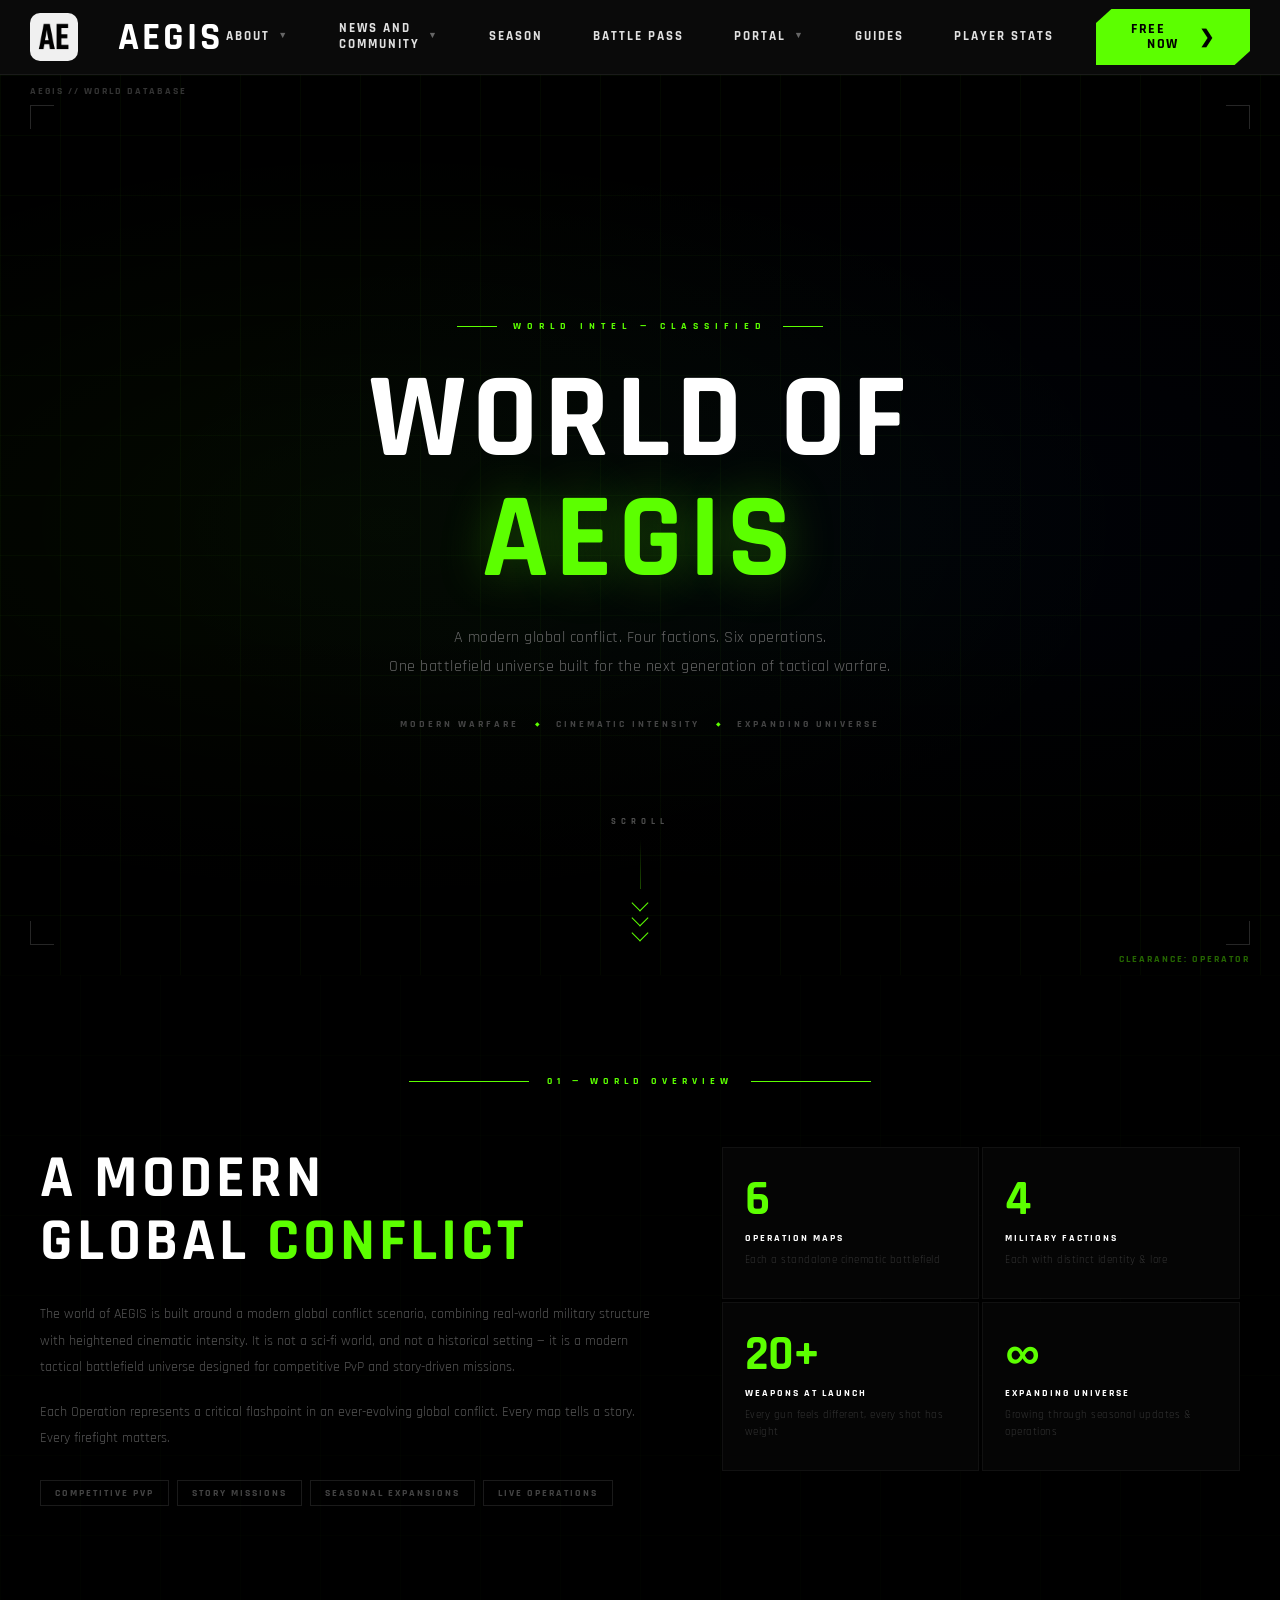
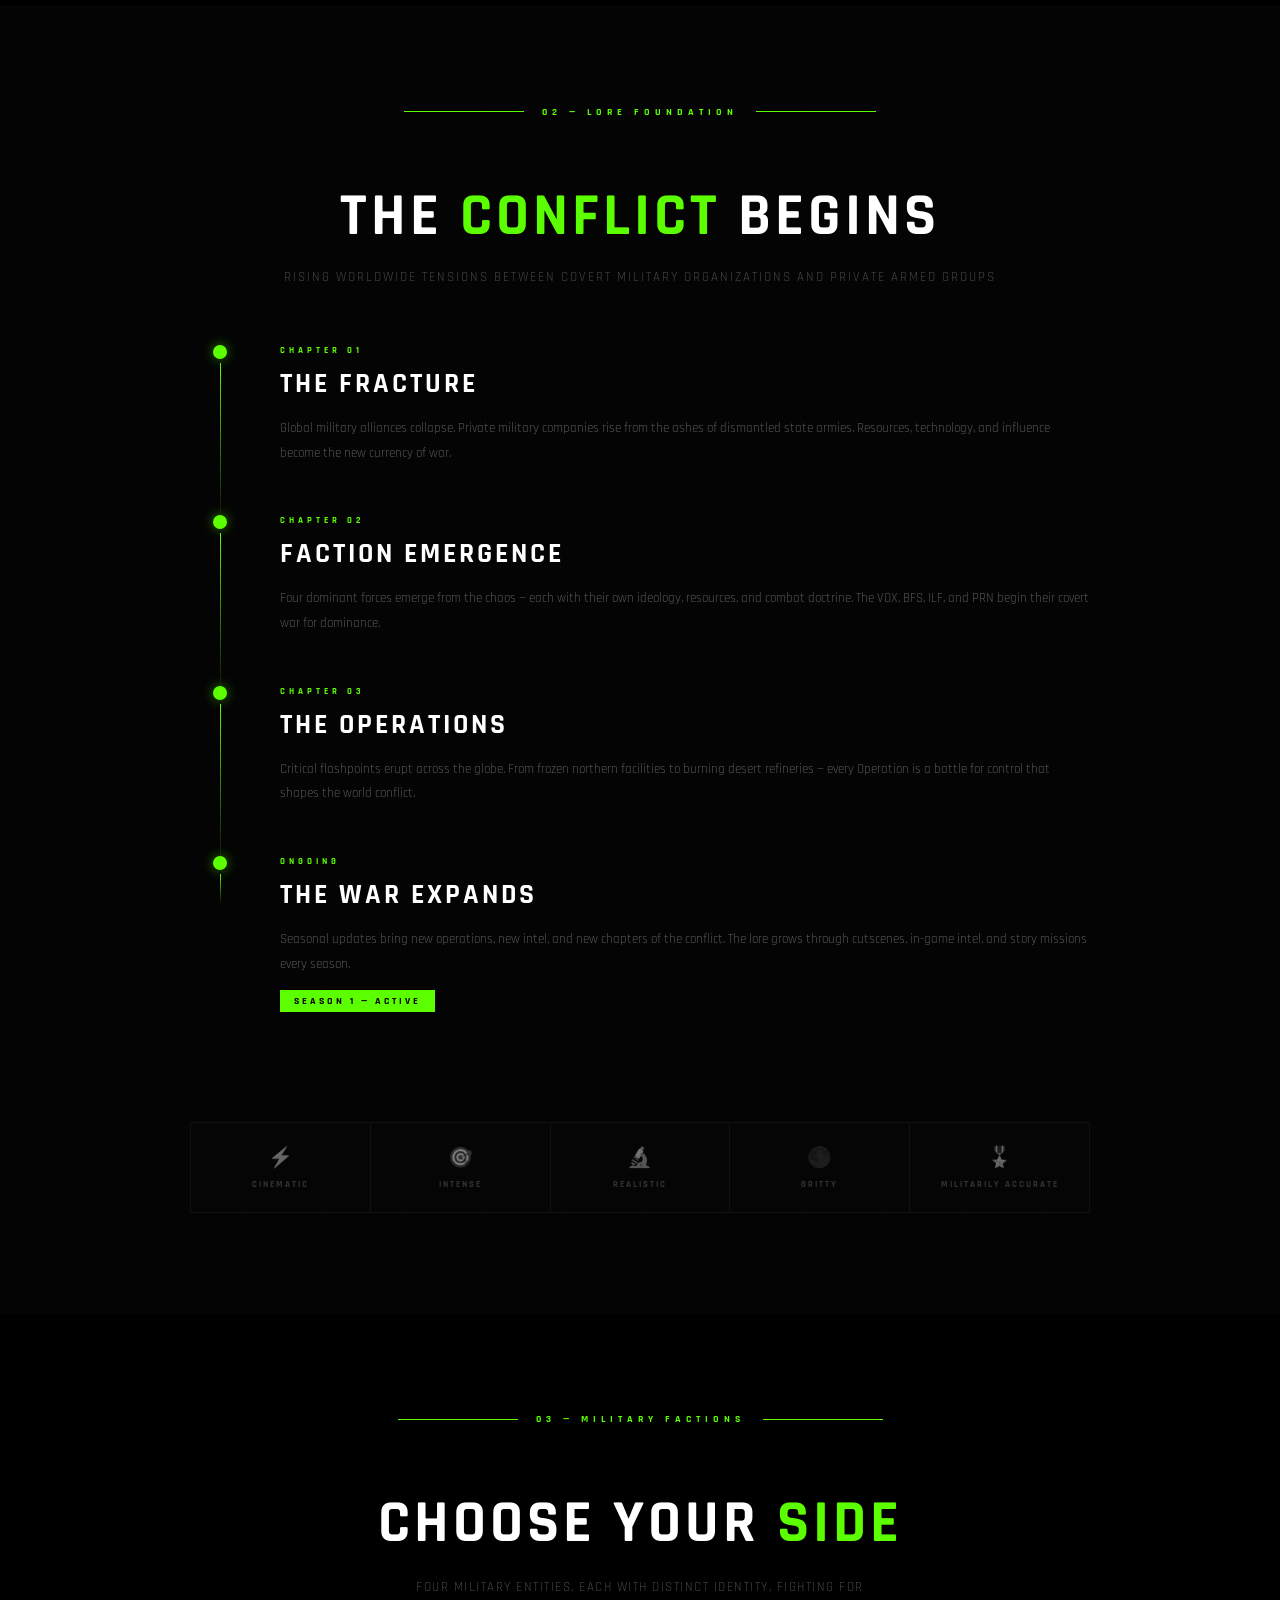
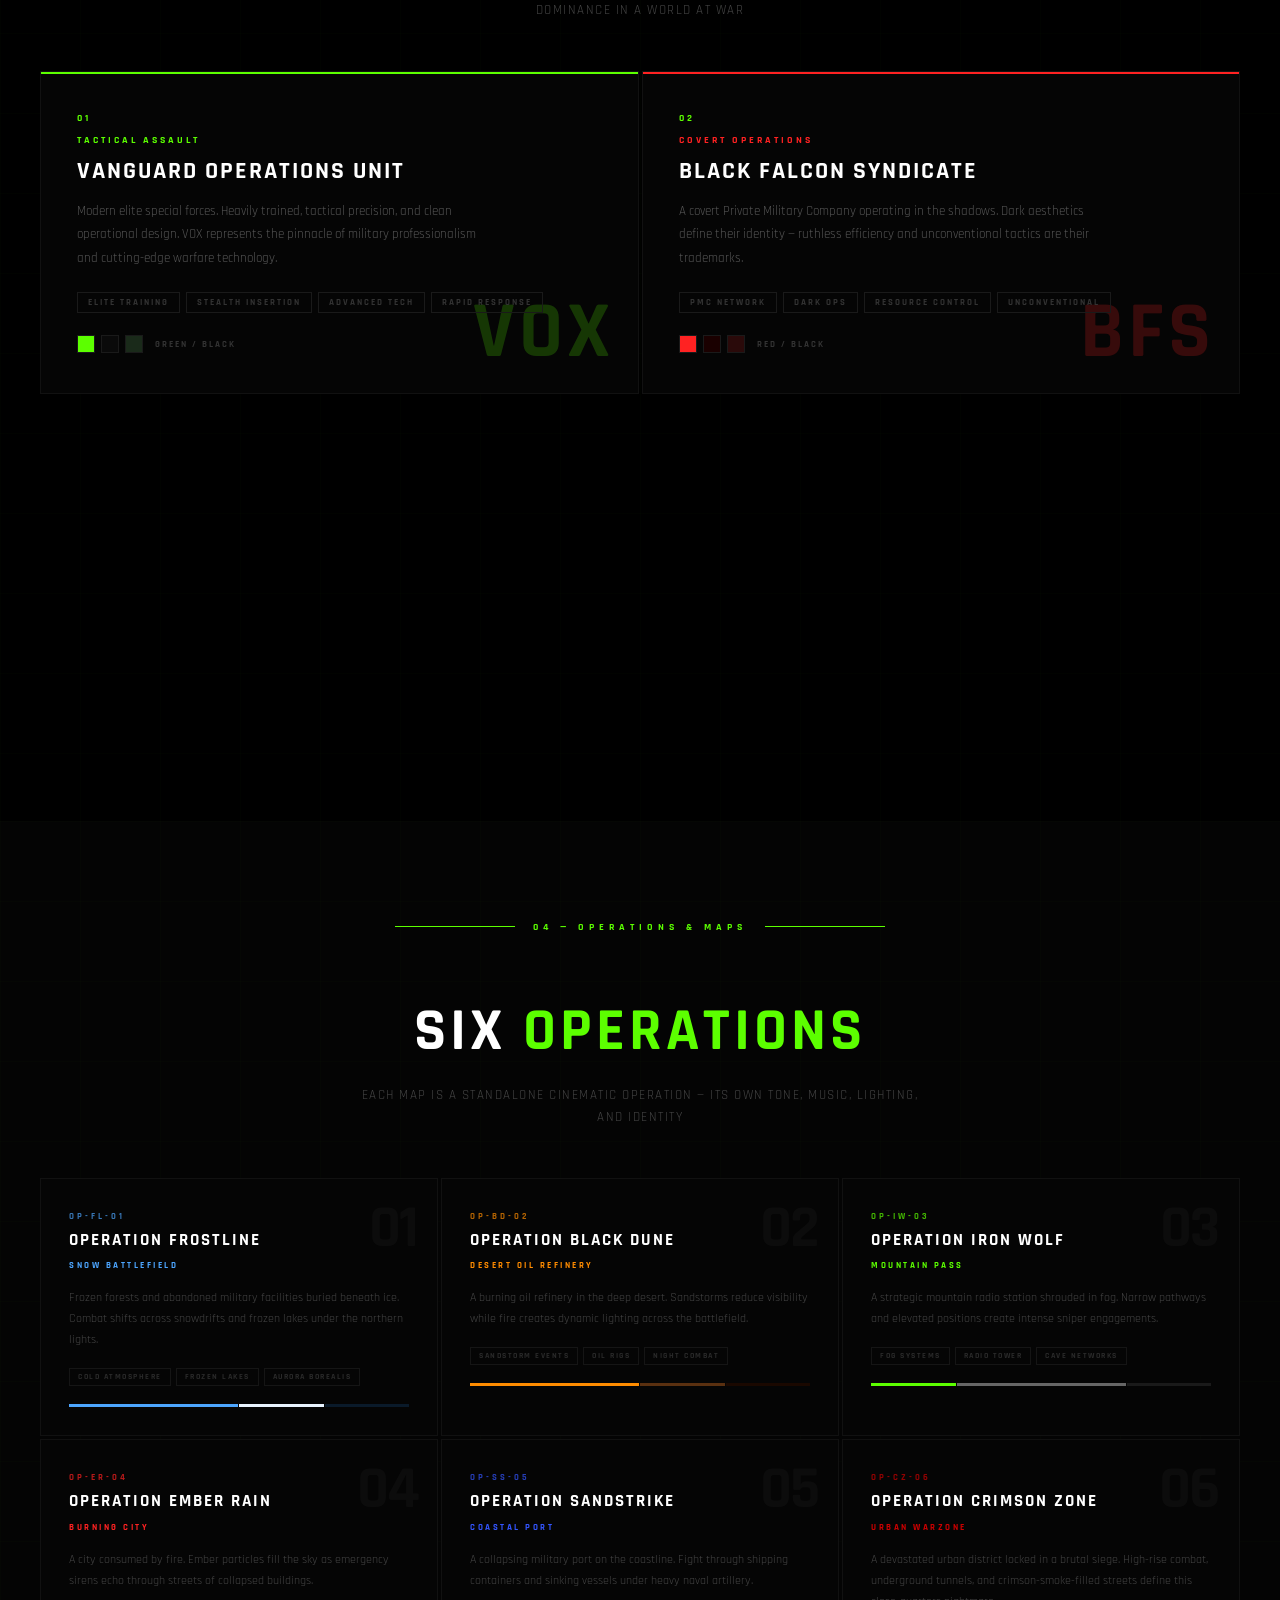
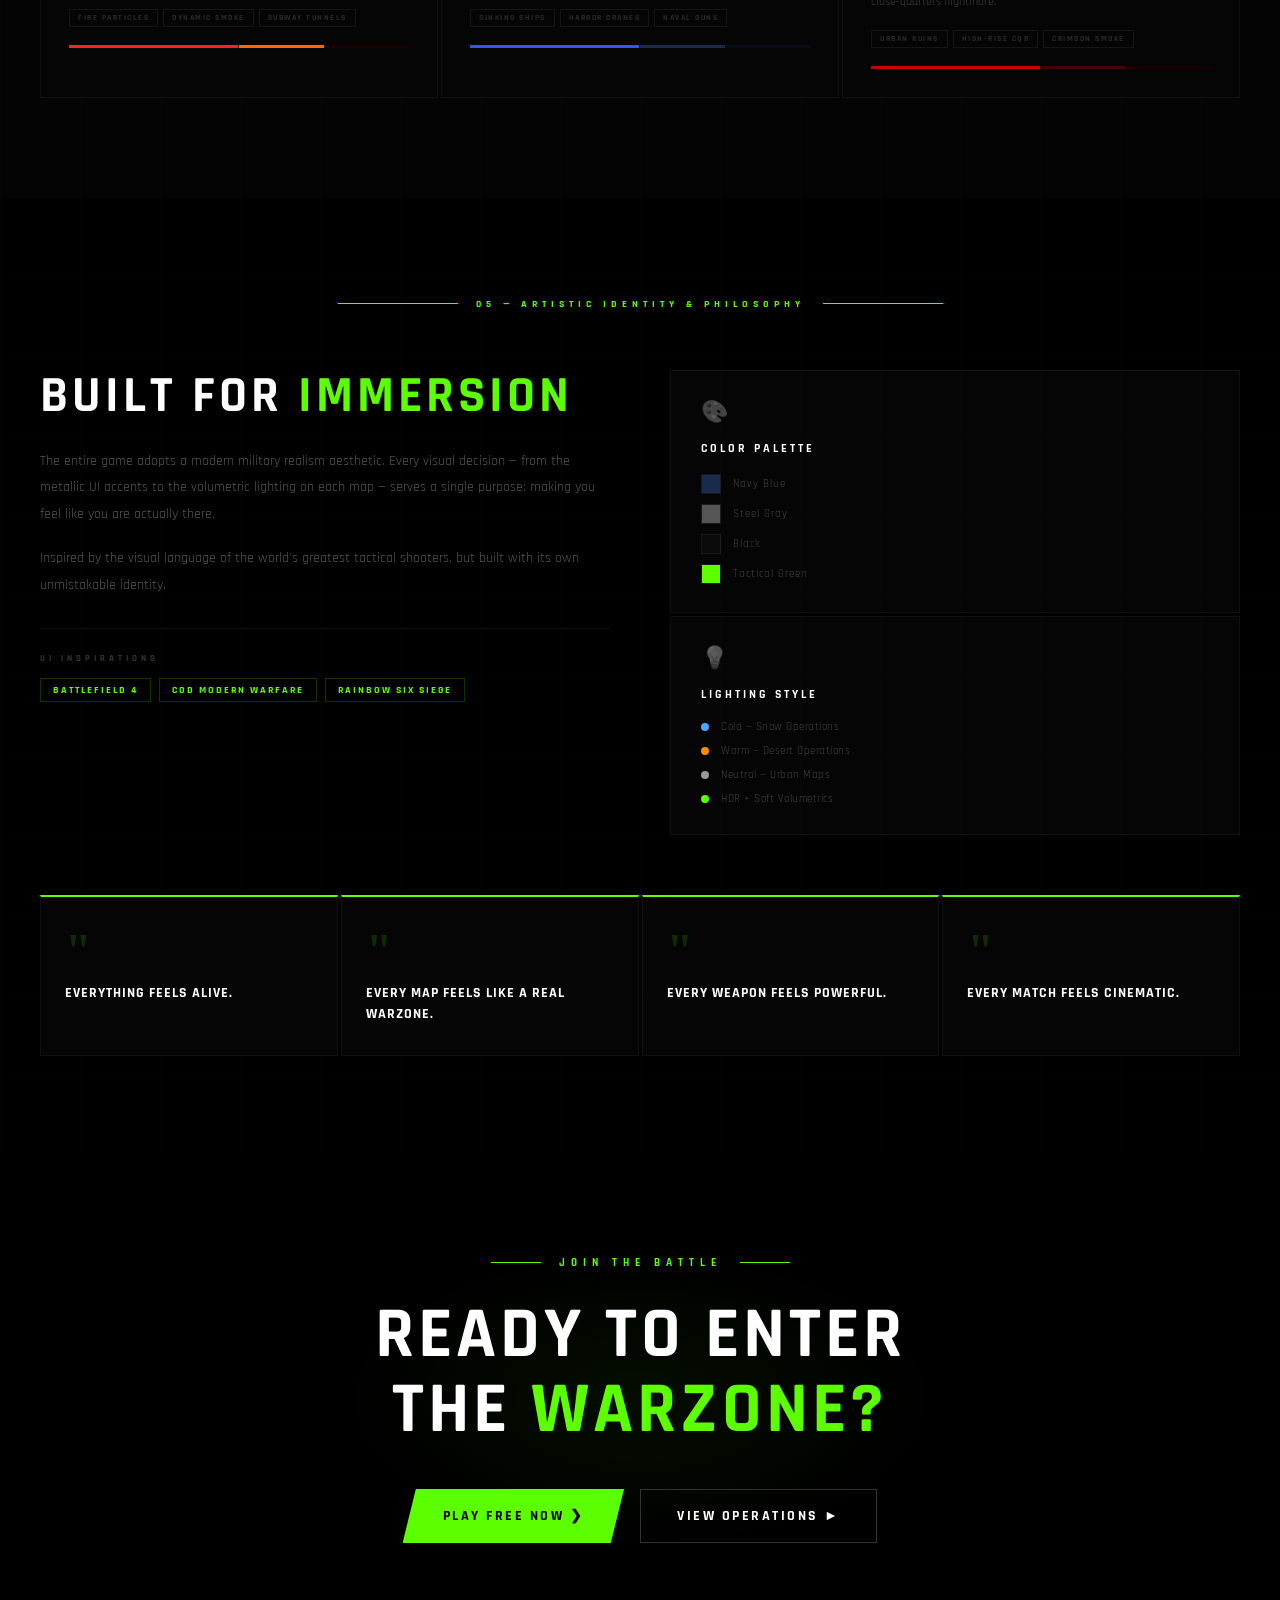
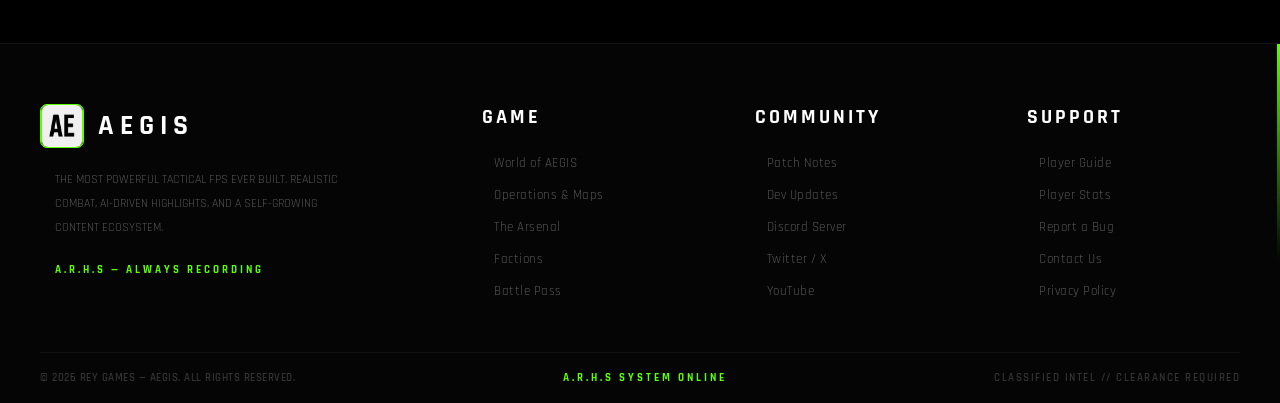
<file: about.html>
<!DOCTYPE html>
<html lang="en">
<head>
    <meta charset="UTF-8">
    <meta http-equiv="X-UA-Compatible" content="IE=edge">
    <meta name="viewport" content="width=1280, initial-scale=1.0, minimum-scale=0.1, maximum-scale=5.0">

    <!-- SEO -->
    <title>ABOUT | AEGIS — World, Lore & Factions</title>
    <meta name="description" content="Discover the world of AEGIS — a modern tactical battlefield universe combining cinematic intensity with competitive FPS. Learn about the lore, factions, and operations.">
    <meta name="author" content="REY GAMES">
    <meta name="theme-color" content="#5cff00">

    <!-- Open Graph -->
    <meta property="og:type" content="website">
    <meta property="og:title" content="AEGIS — World of AEGIS">
    <meta property="og:description" content="A modern global conflict. Four factions. Six operations. One battlefield universe.">
    <meta property="og:image" content="assets/image/image.png">
    <meta property="og:url" content="https://aegis.reygames.com/about">

    <!-- Twitter -->
    <meta name="twitter:card" content="summary_large_image">
    <meta name="twitter:title" content="AEGIS — World of AEGIS">
    <meta name="twitter:description" content="A modern global conflict. Four factions. Six operations. One battlefield universe.">
    <meta name="twitter:image" content="assets/image/image.png">

    <!-- Favicon -->
    <link rel="icon" type="image/png" href="assets/image/image.png">
    <link rel="apple-touch-icon" href="assets/image/image.png">

    <link href="https://fonts.googleapis.com/css2?family=Rajdhani:wght@500;600;700&display=swap" rel="stylesheet">
    <link rel="stylesheet" href="style.css">
    <link rel="stylesheet" href="about.css">
</head>
<body>

    <!-- ========== NAVBAR (same as index) ========== -->
    <header class="main-navbar">
        <div class="brand-section">
            <img src="assets/image/image.png" alt="AEGIS Logo" class="brand-logo">
            <span class="divider"></span>
            <h1 class="brand-name">AEGIS</h1>
        </div>

        <nav class="nav-links">
            <ul>
                <li class="has-dropdown">
                    <a href="about.html">ABOUT <span class="dropdown-icon">▼</span></a>
                    <div class="mega-menu">
                        <div class="menu-column">
                            <h3>GAME INFO</h3>
                            <a href="#section-operations">World of AEGIS</a>
                            <a href="#">Operations & Maps</a>
                            <a href="#section-arsenal">The Arsenal</a>
                        </div>
                        <div class="menu-column">
                            <h3>FACTIONS</h3>
                            <a href="#section-factions">VOX — Vanguard Ops</a>
                            <a href="#section-factions">BFS — Black Falcon</a>
                            <a href="#section-factions">ILF — Iron Legion</a>
                        </div>
                    </div>
                </li>

                <li class="has-dropdown">
                    <a href="news.html">NEWS AND<br>COMMUNITY <span class="dropdown-icon">▼</span></a>
                    <div class="mega-menu">
                        <div class="menu-column">
                            <h3>LATEST</h3>
                            <a href="#">Patch Notes</a>
                            <a href="#">Dev Updates</a>
                        </div>
                        <div class="menu-column">
                            <h3>SOCIAL</h3>
                            <a href="#">Discord</a>
                            <a href="#">Twitter / X</a>
                        </div>
                    </div>
                </li>

                <li><a href="season.html">SEASON</a></li>
                <li><a href="battlepass.html">BATTLE PASS</a></li>

                <li class="has-dropdown">
                    <a href="portal.html">PORTAL <span class="dropdown-icon">▼</span></a>
                    <div class="mega-menu">
                        <div class="menu-column">
                            <h3>CUSTOM GAMES</h3>
                            <a href="#">Server Browser</a>
                            <a href="#">Create Experience</a>
                        </div>
                        <div class="menu-column">
                            <h3>HIGHLIGHTS</h3>
                            <a href="#section-arhs">A.R.H.S Center</a>
                            <a href="#">Clip Archive</a>
                        </div>
                    </div>
                </li>

                <li><a href="guides.html">GUIDES</a></li>
                <li><a href="playerstats.html">PLAYER STATS</a></li>
            </ul>
        </nav>

        <div class="action-section">
            <button class="buy-btn">
                <span class="btn-text">FREE<br><span style="padding-left: 16px;">NOW</span></span>
                <span class="btn-arrow">❯</span>
            </button>
        </div>

        <button class="hamburger-btn" id="hamburgerBtn" aria-label="Open Menu">
            <span class="ham-bar"></span>
            <span class="ham-bar"></span>
            <span class="ham-bar"></span>
        </button>
    </header>

    <!-- Mobile Drawer -->
    <div class="mobile-drawer" id="mobileDrawer">
        <div class="drawer-overlay" id="drawerOverlay"></div>
        <nav class="drawer-nav">
            <div class="drawer-header">
                <span class="drawer-brand">AEGIS</span>
                <button class="drawer-close" id="drawerClose">✕</button>
            </div>
            <ul class="drawer-links">
                <li class="drawer-section-label">ABOUT</li>
                <li><a href="#world">World of AEGIS</a></li>
                <li><a href="#lore">Lore & Story</a></li>
                <li><a href="#factions">Factions</a></li>
                <li><a href="#operations">Operations</a></li>
                <li><a href="#philosophy">Philosophy</a></li>
                <li class="drawer-section-label">NAVIGATE</li>
                <li><a href="index.html">Home</a></li>
                <li><a href="#">Discord</a></li>
                <li><a href="#">Twitter / X</a></li>
            </ul>
            <a href="index.html" class="drawer-play-btn">PLAY FREE NOW ❯</a>
        </nav>
    </div>

    <!-- ========== PAGE HERO ========== -->
    <section class="about-hero">
        <div class="about-hero-bg"></div>
        <div class="about-hero-overlay"></div>
        <div class="about-hero-grid"></div>

        <div class="about-hero-content">
            <div class="about-hero-label">
                <span class="ahl-line"></span>
                <span class="ahl-text">WORLD INTEL — CLASSIFIED</span>
                <span class="ahl-line"></span>
            </div>
            <h1 class="about-hero-title">WORLD OF<br><span class="about-hero-title-green">AEGIS</span></h1>
            <p class="about-hero-desc">A modern global conflict. Four factions. Six operations.<br>One battlefield universe built for the next generation of tactical warfare.</p>
            <div class="about-hero-badges">
                <span class="ahb">MODERN WARFARE</span>
                <span class="ahb-sep">◆</span>
                <span class="ahb">CINEMATIC INTENSITY</span>
                <span class="ahb-sep">◆</span>
                <span class="ahb">EXPANDING UNIVERSE</span>
            </div>
        </div>

        <div class="about-hero-scroll" onclick="document.getElementById('world').scrollIntoView({behavior:'smooth'})">
            <span class="ahs-text">SCROLL</span>
            <div class="ahs-line"><div class="ahs-fill"></div></div>
            <div class="ahs-chevrons">
                <span class="ahs-chev"></span>
                <span class="ahs-chev"></span>
                <span class="ahs-chev"></span>
            </div>
        </div>

        <!-- Corner HUD -->
        <div class="about-hud-corners">
            <div class="ahc tl"></div>
            <div class="ahc tr"></div>
            <div class="ahc bl"></div>
            <div class="ahc br"></div>
            <div class="ahc-label-tl">AEGIS // WORLD DATABASE</div>
            <div class="ahc-label-br">CLEARANCE: OPERATOR</div>
        </div>
    </section>

    <!-- ========== WORLD OVERVIEW ========== -->
    <section class="about-section" id="world">

        <div class="as-label-row">
            <span class="as-line"></span>
            <span class="as-tag">01 — WORLD OVERVIEW</span>
            <span class="as-line"></span>
        </div>

        <div class="world-grid">
            <div class="world-text-col">
                <h2 class="world-title">A MODERN<br>GLOBAL <span class="green">CONFLICT</span></h2>
                <p class="world-desc">The world of AEGIS is built around a modern global conflict scenario, combining real-world military structure with heightened cinematic intensity. It is not a sci-fi world, and not a historical setting — it is a modern tactical battlefield universe designed for competitive PvP and story-driven missions.</p>
                <p class="world-desc">Each Operation represents a critical flashpoint in an ever-evolving global conflict. Every map tells a story. Every firefight matters.</p>
                <div class="world-tags">
                    <span class="wtag">COMPETITIVE PvP</span>
                    <span class="wtag">STORY MISSIONS</span>
                    <span class="wtag">SEASONAL EXPANSIONS</span>
                    <span class="wtag">LIVE OPERATIONS</span>
                </div>
            </div>
            <div class="world-stats-col">
                <div class="wstat-card">
                    <div class="wstat-num">6</div>
                    <div class="wstat-label">OPERATION MAPS</div>
                    <div class="wstat-desc">Each a standalone cinematic battlefield</div>
                </div>
                <div class="wstat-card">
                    <div class="wstat-num">4</div>
                    <div class="wstat-label">MILITARY FACTIONS</div>
                    <div class="wstat-desc">Each with distinct identity & lore</div>
                </div>
                <div class="wstat-card">
                    <div class="wstat-num">20+</div>
                    <div class="wstat-label">WEAPONS AT LAUNCH</div>
                    <div class="wstat-desc">Every gun feels different, every shot has weight</div>
                </div>
                <div class="wstat-card">
                    <div class="wstat-num">∞</div>
                    <div class="wstat-label">EXPANDING UNIVERSE</div>
                    <div class="wstat-desc">Growing through seasonal updates & operations</div>
                </div>
            </div>
        </div>

    </section>

    <!-- ========== LORE FOUNDATION ========== -->
    <section class="about-section about-section-dark" id="lore">

        <div class="as-label-row">
            <span class="as-line"></span>
            <span class="as-tag">02 — LORE FOUNDATION</span>
            <span class="as-line"></span>
        </div>

        <div class="lore-header">
            <h2 class="lore-title">THE <span class="green">CONFLICT</span> BEGINS</h2>
            <p class="lore-sub">Rising worldwide tensions between covert military organizations and private armed groups</p>
        </div>

        <div class="lore-timeline">

            <div class="lt-item">
                <div class="lt-marker">
                    <div class="lt-dot"></div>
                    <div class="lt-line"></div>
                </div>
                <div class="lt-content">
                    <div class="lt-tag">CHAPTER 01</div>
                    <h3 class="lt-title">THE FRACTURE</h3>
                    <p class="lt-desc">Global military alliances collapse. Private military companies rise from the ashes of dismantled state armies. Resources, technology, and influence become the new currency of war.</p>
                </div>
            </div>

            <div class="lt-item">
                <div class="lt-marker">
                    <div class="lt-dot"></div>
                    <div class="lt-line"></div>
                </div>
                <div class="lt-content">
                    <div class="lt-tag">CHAPTER 02</div>
                    <h3 class="lt-title">FACTION EMERGENCE</h3>
                    <p class="lt-desc">Four dominant forces emerge from the chaos — each with their own ideology, resources, and combat doctrine. The VOX, BFS, ILF, and PRN begin their covert war for dominance.</p>
                </div>
            </div>

            <div class="lt-item">
                <div class="lt-marker">
                    <div class="lt-dot"></div>
                    <div class="lt-line"></div>
                </div>
                <div class="lt-content">
                    <div class="lt-tag">CHAPTER 03</div>
                    <h3 class="lt-title">THE OPERATIONS</h3>
                    <p class="lt-desc">Critical flashpoints erupt across the globe. From frozen northern facilities to burning desert refineries — every Operation is a battle for control that shapes the world conflict.</p>
                </div>
            </div>

            <div class="lt-item">
                <div class="lt-marker">
                    <div class="lt-dot"></div>
                    <div class="lt-line-end"></div>
                </div>
                <div class="lt-content">
                    <div class="lt-tag">ONGOING</div>
                    <h3 class="lt-title">THE WAR EXPANDS</h3>
                    <p class="lt-desc">Seasonal updates bring new operations, new intel, and new chapters of the conflict. The lore grows through cutscenes, in-game intel, and story missions every season.</p>
                    <div class="lt-badge">SEASON 1 — ACTIVE</div>
                </div>
            </div>

        </div>

        <div class="lore-tone-bar">
            <div class="lore-tone-item">
                <span class="lti-icon">⚡</span>
                <span class="lti-label">CINEMATIC</span>
            </div>
            <div class="lore-tone-item">
                <span class="lti-icon">🎯</span>
                <span class="lti-label">INTENSE</span>
            </div>
            <div class="lore-tone-item">
                <span class="lti-icon">🔬</span>
                <span class="lti-label">REALISTIC</span>
            </div>
            <div class="lore-tone-item">
                <span class="lti-icon">🌑</span>
                <span class="lti-label">GRITTY</span>
            </div>
            <div class="lore-tone-item">
                <span class="lti-icon">🎖️</span>
                <span class="lti-label">MILITARILY ACCURATE</span>
            </div>
        </div>

    </section>

    <!-- ========== FACTIONS ========== -->
    <section class="about-section" id="factions">

        <div class="as-label-row">
            <span class="as-line"></span>
            <span class="as-tag">03 — MILITARY FACTIONS</span>
            <span class="as-line"></span>
        </div>

        <div class="fac-about-header">
            <h2 class="fac-about-title">CHOOSE YOUR <span class="green">SIDE</span></h2>
            <p class="fac-about-sub">Four military entities, each with distinct identity, fighting for dominance in a world at war</p>
        </div>

        <div class="fac-about-grid">

            <!-- VOX -->
            <div class="fab-card fab-vox">
                <div class="fab-top-line"></div>
                <div class="fab-card-num">01</div>
                <div class="fab-abbr" style="color:rgba(92,255,0,0.2)">VOX</div>
                <div class="fab-info">
                    <div class="fab-tag" style="color:#5cff00">TACTICAL ASSAULT</div>
                    <h3 class="fab-title">VANGUARD OPERATIONS UNIT</h3>
                    <p class="fab-desc">Modern elite special forces. Heavily trained, tactical precision, and clean operational design. VOX represents the pinnacle of military professionalism and cutting-edge warfare technology.</p>
                    <div class="fab-traits">
                        <span class="fab-trait">ELITE TRAINING</span>
                        <span class="fab-trait">STEALTH INSERTION</span>
                        <span class="fab-trait">ADVANCED TECH</span>
                        <span class="fab-trait">RAPID RESPONSE</span>
                    </div>
                    <div class="fab-palette">
                        <div class="fab-color" style="background:#5cff00" title="Tactical Green"></div>
                        <div class="fab-color" style="background:#0a0a0a" title="Midnight Black"></div>
                        <div class="fab-color" style="background:#1a2a1a" title="Ops Dark"></div>
                        <span class="fab-palette-label">GREEN / BLACK</span>
                    </div>
                </div>
            </div>

            <!-- BFS -->
            <div class="fab-card fab-bfs">
                <div class="fab-top-line" style="background:#ff2222"></div>
                <div class="fab-card-num">02</div>
                <div class="fab-abbr" style="color:rgba(255,34,34,0.2)">BFS</div>
                <div class="fab-info">
                    <div class="fab-tag" style="color:#ff2222">COVERT OPERATIONS</div>
                    <h3 class="fab-title">BLACK FALCON SYNDICATE</h3>
                    <p class="fab-desc">A covert Private Military Company operating in the shadows. Dark aesthetics define their identity — ruthless efficiency and unconventional tactics are their trademarks.</p>
                    <div class="fab-traits">
                        <span class="fab-trait">PMC NETWORK</span>
                        <span class="fab-trait">DARK OPS</span>
                        <span class="fab-trait">RESOURCE CONTROL</span>
                        <span class="fab-trait">UNCONVENTIONAL</span>
                    </div>
                    <div class="fab-palette">
                        <div class="fab-color" style="background:#ff2222" title="Red"></div>
                        <div class="fab-color" style="background:#1a0000" title="Blood Dark"></div>
                        <div class="fab-color" style="background:#2a0a0a" title="Deep Red"></div>
                        <span class="fab-palette-label">RED / BLACK</span>
                    </div>
                </div>
            </div>

            <!-- ILF -->
            <div class="fab-card fab-ilf">
                <div class="fab-top-line" style="background:#ff8c00"></div>
                <div class="fab-card-num">03</div>
                <div class="fab-abbr" style="color:rgba(255,140,0,0.2)">ILF</div>
                <div class="fab-info">
                    <div class="fab-tag" style="color:#ff8c00">HEAVY WARFARE</div>
                    <h3 class="fab-title">IRON LEGION FRONT</h3>
                    <p class="fab-desc">A militarized nationalist group built on heavy firepower and relentless determination. Bulky armor, desert-hardened veterans, and overwhelming force define their approach.</p>
                    <div class="fab-traits">
                        <span class="fab-trait">HEAVY ARMOR</span>
                        <span class="fab-trait">FORTIFICATION</span>
                        <span class="fab-trait">DESERT WARFARE</span>
                        <span class="fab-trait">ARTILLERY SUPPORT</span>
                    </div>
                    <div class="fab-palette">
                        <div class="fab-color" style="background:#ff8c00" title="Desert Orange"></div>
                        <div class="fab-color" style="background:#3a2000" title="Sand Dark"></div>
                        <div class="fab-color" style="background:#5a3a10" title="Earth Brown"></div>
                        <span class="fab-palette-label">ORANGE / BROWN</span>
                    </div>
                </div>
            </div>

            <!-- PRN -->
            <div class="fab-card fab-prn">
                <div class="fab-top-line" style="background:#4477ff"></div>
                <div class="fab-card-num">04</div>
                <div class="fab-abbr" style="color:rgba(68,119,255,0.2)">PRN</div>
                <div class="fab-info">
                    <div class="fab-tag" style="color:#4477ff">STEALTH / RECON</div>
                    <h3 class="fab-title">PHANTOM RECON NETWORK</h3>
                    <p class="fab-desc">Stealth-focused covert operations unit. Masters of night warfare, reconnaissance, and precision elimination. They see everything before you know they exist.</p>
                    <div class="fab-traits">
                        <span class="fab-trait">NIGHT OPS</span>
                        <span class="fab-trait">INTEL GATHERING</span>
                        <span class="fab-trait">SILENT ELIMINATION</span>
                        <span class="fab-trait">SNIPER MASTERY</span>
                    </div>
                    <div class="fab-palette">
                        <div class="fab-color" style="background:#4477ff" title="Navy Blue"></div>
                        <div class="fab-color" style="background:#000a1a" title="Night Black"></div>
                        <div class="fab-color" style="background:#0a1030" title="Midnight Blue"></div>
                        <span class="fab-palette-label">NAVY / BLACK</span>
                    </div>
                </div>
            </div>

        </div>

    </section>

    <!-- ========== OPERATIONS ========== -->
    <section class="about-section about-section-dark" id="operations">

        <div class="as-label-row">
            <span class="as-line"></span>
            <span class="as-tag">04 — OPERATIONS & MAPS</span>
            <span class="as-line"></span>
        </div>

        <div class="ops-about-header">
            <h2 class="ops-about-title">SIX <span class="green">OPERATIONS</span></h2>
            <p class="ops-about-sub">Each map is a standalone cinematic operation — its own tone, music, lighting, and identity</p>
        </div>

        <div class="ops-about-grid">

            <div class="oab-card" style="--oab-color:#4da6ff">
                <div class="oab-num">01</div>
                <div class="oab-header">
                    <div class="oab-code">OP-FL-01</div>
                    <div class="oab-name">OPERATION FROSTLINE</div>
                </div>
                <div class="oab-biome">SNOW BATTLEFIELD</div>
                <p class="oab-desc">Frozen forests and abandoned military facilities buried beneath ice. Combat shifts across snowdrifts and frozen lakes under the northern lights.</p>
                <div class="oab-details">
                    <span>COLD ATMOSPHERE</span>
                    <span>FROZEN LAKES</span>
                    <span>AURORA BOREALIS</span>
                </div>
                <div class="oab-palette-bar">
                    <div style="background:#4da6ff;flex:2"></div>
                    <div style="background:#e8f4ff;flex:1"></div>
                    <div style="background:#0a1a2a;flex:1"></div>
                </div>
            </div>

            <div class="oab-card" style="--oab-color:#ff8c00">
                <div class="oab-num">02</div>
                <div class="oab-header">
                    <div class="oab-code">OP-BD-02</div>
                    <div class="oab-name">OPERATION BLACK DUNE</div>
                </div>
                <div class="oab-biome">DESERT OIL REFINERY</div>
                <p class="oab-desc">A burning oil refinery in the deep desert. Sandstorms reduce visibility while fire creates dynamic lighting across the battlefield.</p>
                <div class="oab-details">
                    <span>SANDSTORM EVENTS</span>
                    <span>OIL RIGS</span>
                    <span>NIGHT COMBAT</span>
                </div>
                <div class="oab-palette-bar">
                    <div style="background:#ff8c00;flex:2"></div>
                    <div style="background:#5a3010;flex:1"></div>
                    <div style="background:#1a0800;flex:1"></div>
                </div>
            </div>

            <div class="oab-card" style="--oab-color:#5cff00">
                <div class="oab-num">03</div>
                <div class="oab-header">
                    <div class="oab-code">OP-IW-03</div>
                    <div class="oab-name">OPERATION IRON WOLF</div>
                </div>
                <div class="oab-biome">MOUNTAIN PASS</div>
                <p class="oab-desc">A strategic mountain radio station shrouded in fog. Narrow pathways and elevated positions create intense sniper engagements.</p>
                <div class="oab-details">
                    <span>FOG SYSTEMS</span>
                    <span>RADIO TOWER</span>
                    <span>CAVE NETWORKS</span>
                </div>
                <div class="oab-palette-bar">
                    <div style="background:#5cff00;flex:1"></div>
                    <div style="background:#666;flex:2"></div>
                    <div style="background:#1a1a1a;flex:1"></div>
                </div>
            </div>

            <div class="oab-card" style="--oab-color:#ff2222">
                <div class="oab-num">04</div>
                <div class="oab-header">
                    <div class="oab-code">OP-ER-04</div>
                    <div class="oab-name">OPERATION EMBER RAIN</div>
                </div>
                <div class="oab-biome">BURNING CITY</div>
                <p class="oab-desc">A city consumed by fire. Ember particles fill the sky as emergency sirens echo through streets of collapsed buildings.</p>
                <div class="oab-details">
                    <span>FIRE PARTICLES</span>
                    <span>DYNAMIC SMOKE</span>
                    <span>SUBWAY TUNNELS</span>
                </div>
                <div class="oab-palette-bar">
                    <div style="background:#ff2222;flex:2"></div>
                    <div style="background:#ff6600;flex:1"></div>
                    <div style="background:#1a0000;flex:1"></div>
                </div>
            </div>

            <div class="oab-card" style="--oab-color:#3355ff">
                <div class="oab-num">05</div>
                <div class="oab-header">
                    <div class="oab-code">OP-SS-05</div>
                    <div class="oab-name">OPERATION SANDSTRIKE</div>
                </div>
                <div class="oab-biome">COASTAL PORT</div>
                <p class="oab-desc">A collapsing military port on the coastline. Fight through shipping containers and sinking vessels under heavy naval artillery.</p>
                <div class="oab-details">
                    <span>SINKING SHIPS</span>
                    <span>HARBOR CRANES</span>
                    <span>NAVAL GUNS</span>
                </div>
                <div class="oab-palette-bar">
                    <div style="background:#3355ff;flex:2"></div>
                    <div style="background:#1a2a4a;flex:1"></div>
                    <div style="background:#0a0a1a;flex:1"></div>
                </div>
            </div>

            <div class="oab-card" style="--oab-color:#cc0000">
                <div class="oab-num">06</div>
                <div class="oab-header">
                    <div class="oab-code">OP-CZ-06</div>
                    <div class="oab-name">OPERATION CRIMSON ZONE</div>
                </div>
                <div class="oab-biome">URBAN WARZONE</div>
                <p class="oab-desc">A devastated urban district locked in a brutal siege. High-rise combat, underground tunnels, and crimson-smoke-filled streets define this close-quarters nightmare.</p>
                <div class="oab-details">
                    <span>URBAN RUINS</span>
                    <span>HIGH-RISE CQB</span>
                    <span>CRIMSON SMOKE</span>
                </div>
                <div class="oab-palette-bar">
                    <div style="background:#cc0000;flex:2"></div>
                    <div style="background:#4a0000;flex:1"></div>
                    <div style="background:#1a0000;flex:1"></div>
                </div>
            </div>

        </div>

    </section>

    <!-- ========== ARTISTIC IDENTITY ========== -->
    <section class="about-section" id="philosophy">

        <div class="as-label-row">
            <span class="as-line"></span>
            <span class="as-tag">05 — ARTISTIC IDENTITY & PHILOSOPHY</span>
            <span class="as-line"></span>
        </div>

        <div class="art-grid">

            <div class="art-text">
                <h2 class="art-title">BUILT FOR <span class="green">IMMERSION</span></h2>
                <p class="art-desc">The entire game adopts a modern military realism aesthetic. Every visual decision — from the metallic UI accents to the volumetric lighting on each map — serves a single purpose: making you feel like you are actually there.</p>
                <p class="art-desc">Inspired by the visual language of the world's greatest tactical shooters, but built with its own unmistakable identity.</p>

                <div class="art-inspirations">
                    <div class="art-insp-label">UI INSPIRATIONS</div>
                    <div class="art-insp-list">
                        <span class="art-insp">BATTLEFIELD 4</span>
                        <span class="art-insp">COD MODERN WARFARE</span>
                        <span class="art-insp">RAINBOW SIX SIEGE</span>
                    </div>
                </div>
            </div>

            <div class="art-pillars">

                <div class="art-pillar">
                    <div class="ap-icon">🎨</div>
                    <h3 class="ap-title">COLOR PALETTE</h3>
                    <div class="ap-colors">
                        <div class="apc"><div class="apc-swatch" style="background:#1a2a4a"></div><span>Navy Blue</span></div>
                        <div class="apc"><div class="apc-swatch" style="background:#555"></div><span>Steel Gray</span></div>
                        <div class="apc"><div class="apc-swatch" style="background:#0a0a0a"></div><span>Black</span></div>
                        <div class="apc"><div class="apc-swatch" style="background:#5cff00"></div><span>Tactical Green</span></div>
                    </div>
                </div>

                <div class="art-pillar">
                    <div class="ap-icon">💡</div>
                    <h3 class="ap-title">LIGHTING STYLE</h3>
                    <div class="ap-light-list">
                        <div class="apll"><span class="apll-dot" style="background:#4da6ff"></span><span>Cold — Snow Operations</span></div>
                        <div class="apll"><span class="apll-dot" style="background:#ff8c00"></span><span>Warm — Desert Operations</span></div>
                        <div class="apll"><span class="apll-dot" style="background:#999"></span><span>Neutral — Urban Maps</span></div>
                        <div class="apll"><span class="apll-dot" style="background:#5cff00"></span><span>HDR + Soft Volumetrics</span></div>
                    </div>
                </div>

            </div>

        </div>

        <!-- Philosophy Quotes -->
        <div class="philosophy-quotes">
            <div class="pq-item">
                <span class="pq-mark">"</span>
                <p>Everything feels alive.</p>
            </div>
            <div class="pq-item">
                <span class="pq-mark">"</span>
                <p>Every map feels like a real warzone.</p>
            </div>
            <div class="pq-item">
                <span class="pq-mark">"</span>
                <p>Every weapon feels powerful.</p>
            </div>
            <div class="pq-item">
                <span class="pq-mark">"</span>
                <p>Every match feels cinematic.</p>
            </div>
        </div>

    </section>

    <!-- ========== CTA ========== -->
    <section class="about-cta">
        <div class="about-cta-inner">
            <div class="acta-label">
                <span class="acta-line"></span>
                <span class="acta-text">JOIN THE BATTLE</span>
                <span class="acta-line"></span>
            </div>
            <h2 class="acta-title">READY TO ENTER<br>THE <span class="green">WARZONE?</span></h2>
            <div class="acta-buttons">
                <a href="index.html" class="cta-btn-primary">PLAY FREE NOW ❯</a>
                <a href="index.html#section-operations" class="cta-btn-secondary">VIEW OPERATIONS ►</a>
            </div>
        </div>
    </section>

    <!-- ========== FOOTER (same as index) ========== -->
    <footer class="aegis-footer-main">
        <div class="footer-side-accent"></div>
        <div class="footer-container">
            <div class="footer-grid">
                <div class="footer-col brand-col">
                    <div class="footer-brand-row">
                        <div class="footer-brand-icon"><img src="assets/image/image.png" alt="AEG" class="footer-brand-icon"></div>
                        <h2 class="footer-logo">AEGIS</h2>
                    </div>
                    <p class="footer-brand-desc">The most powerful tactical FPS ever built. Realistic combat, AI-driven highlights, and a self-growing content ecosystem.</p>
                    <span class="footer-tagline">A.R.H.S — ALWAYS RECORDING</span>
                </div>
                <div class="footer-col">
                    <h3>GAME</h3>
                    <ul>
                        <li><a href="about.html#world" style="margin-left:12px">World of AEGIS</a></li>
                        <li><a href="about.html#operations" style="margin-left:12px">Operations & Maps</a></li>
                        <li><a href="index.html#section-arsenal" style="margin-left:12px">The Arsenal</a></li>
                        <li><a href="about.html#factions" style="margin-left:12px">Factions</a></li>
                        <li><a href="index.html#section-battlepass" style="margin-left:12px">Battle Pass</a></li>
                    </ul>
                </div>
                <div class="footer-col">
                    <h3>COMMUNITY</h3>
                    <ul>
                        <li><a href="#" style="margin-left:12px">Patch Notes</a></li>
                        <li><a href="#" style="margin-left:12px">Dev Updates</a></li>
                        <li><a href="#" style="margin-left:12px">Discord Server</a></li>
                        <li><a href="#" style="margin-left:12px">Twitter / X</a></li>
                        <li><a href="#" style="margin-left:12px">YouTube</a></li>
                    </ul>
                </div>
                <div class="footer-col">
                    <h3>SUPPORT</h3>
                    <ul>
                        <li><a href="#" style="margin-left:12px">Player Guide</a></li>
                        <li><a href="#" style="margin-left:12px">Player Stats</a></li>
                        <li><a href="#" style="margin-left:12px">Report a Bug</a></li>
                        <li><a href="#" style="margin-left:12px">Contact Us</a></li>
                        <li><a href="#" style="margin-left:12px">Privacy Policy</a></li>
                    </ul>
                </div>
            </div>
            <hr class="footer-divider">
            <div class="footer-bottom">
                <p class="copyright">&copy; 2026 REY GAMES — AEGIS. ALL RIGHTS RESERVED.</p>
                <span class="footer-sys-status">A.R.H.S SYSTEM ONLINE</span>
                <span class="footer-classified">CLASSIFIED INTEL // CLEARANCE REQUIRED</span>
            </div>
        </div>
    </footer>

    <script src="script.js"></script>
    <script src="about.js"></script>
</body>
</html>
</file>
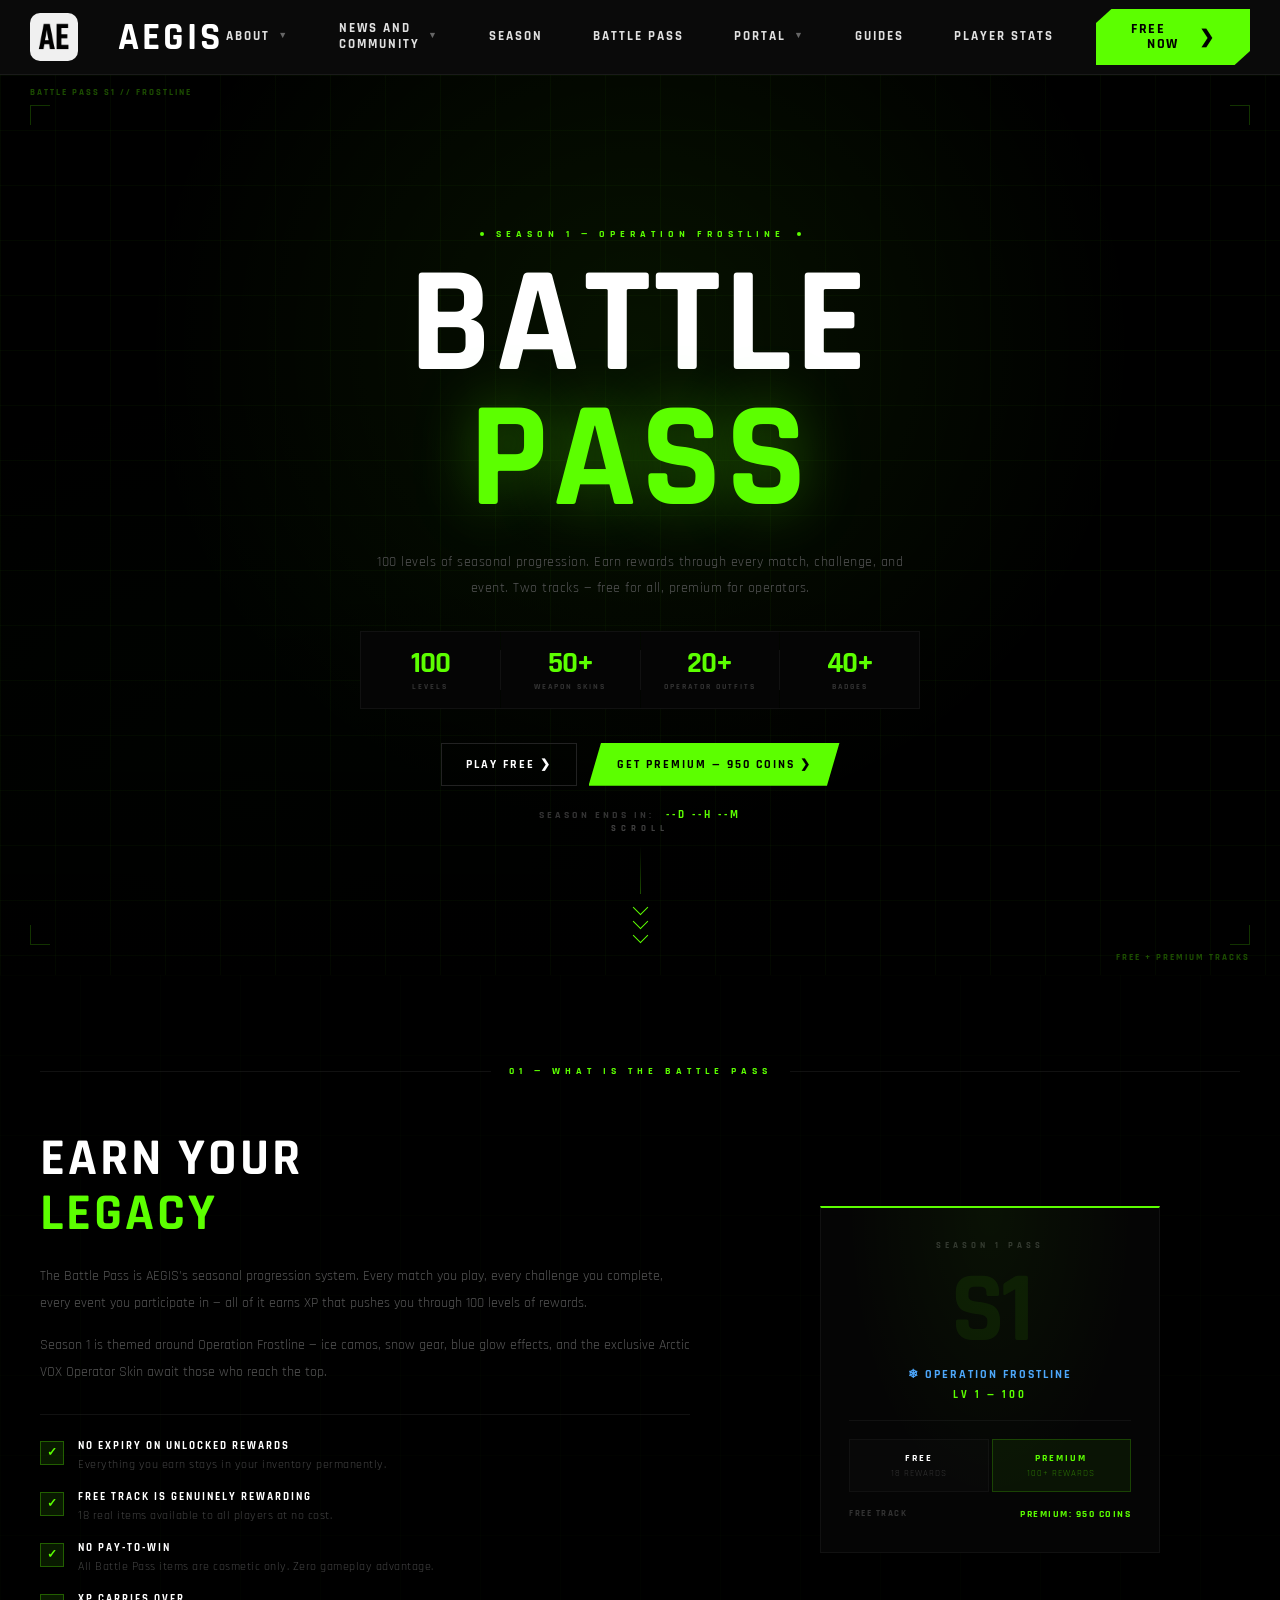
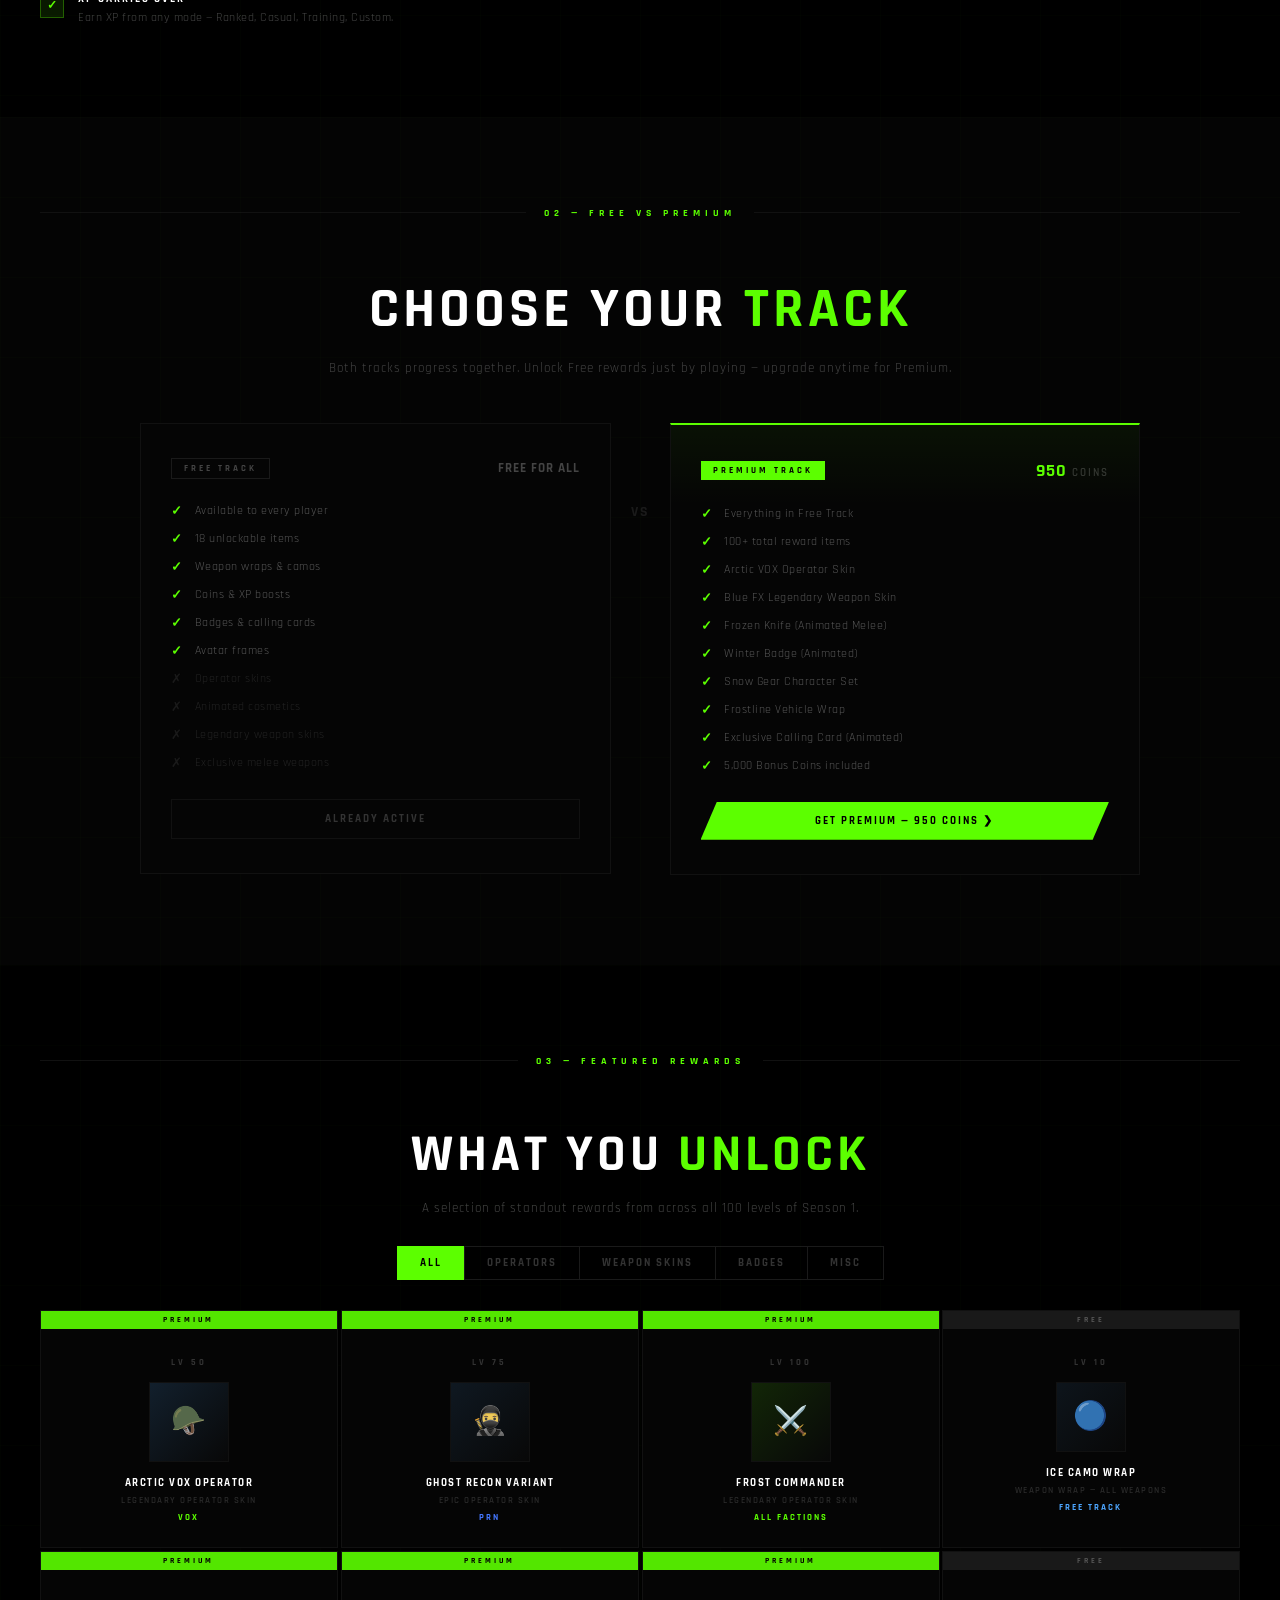
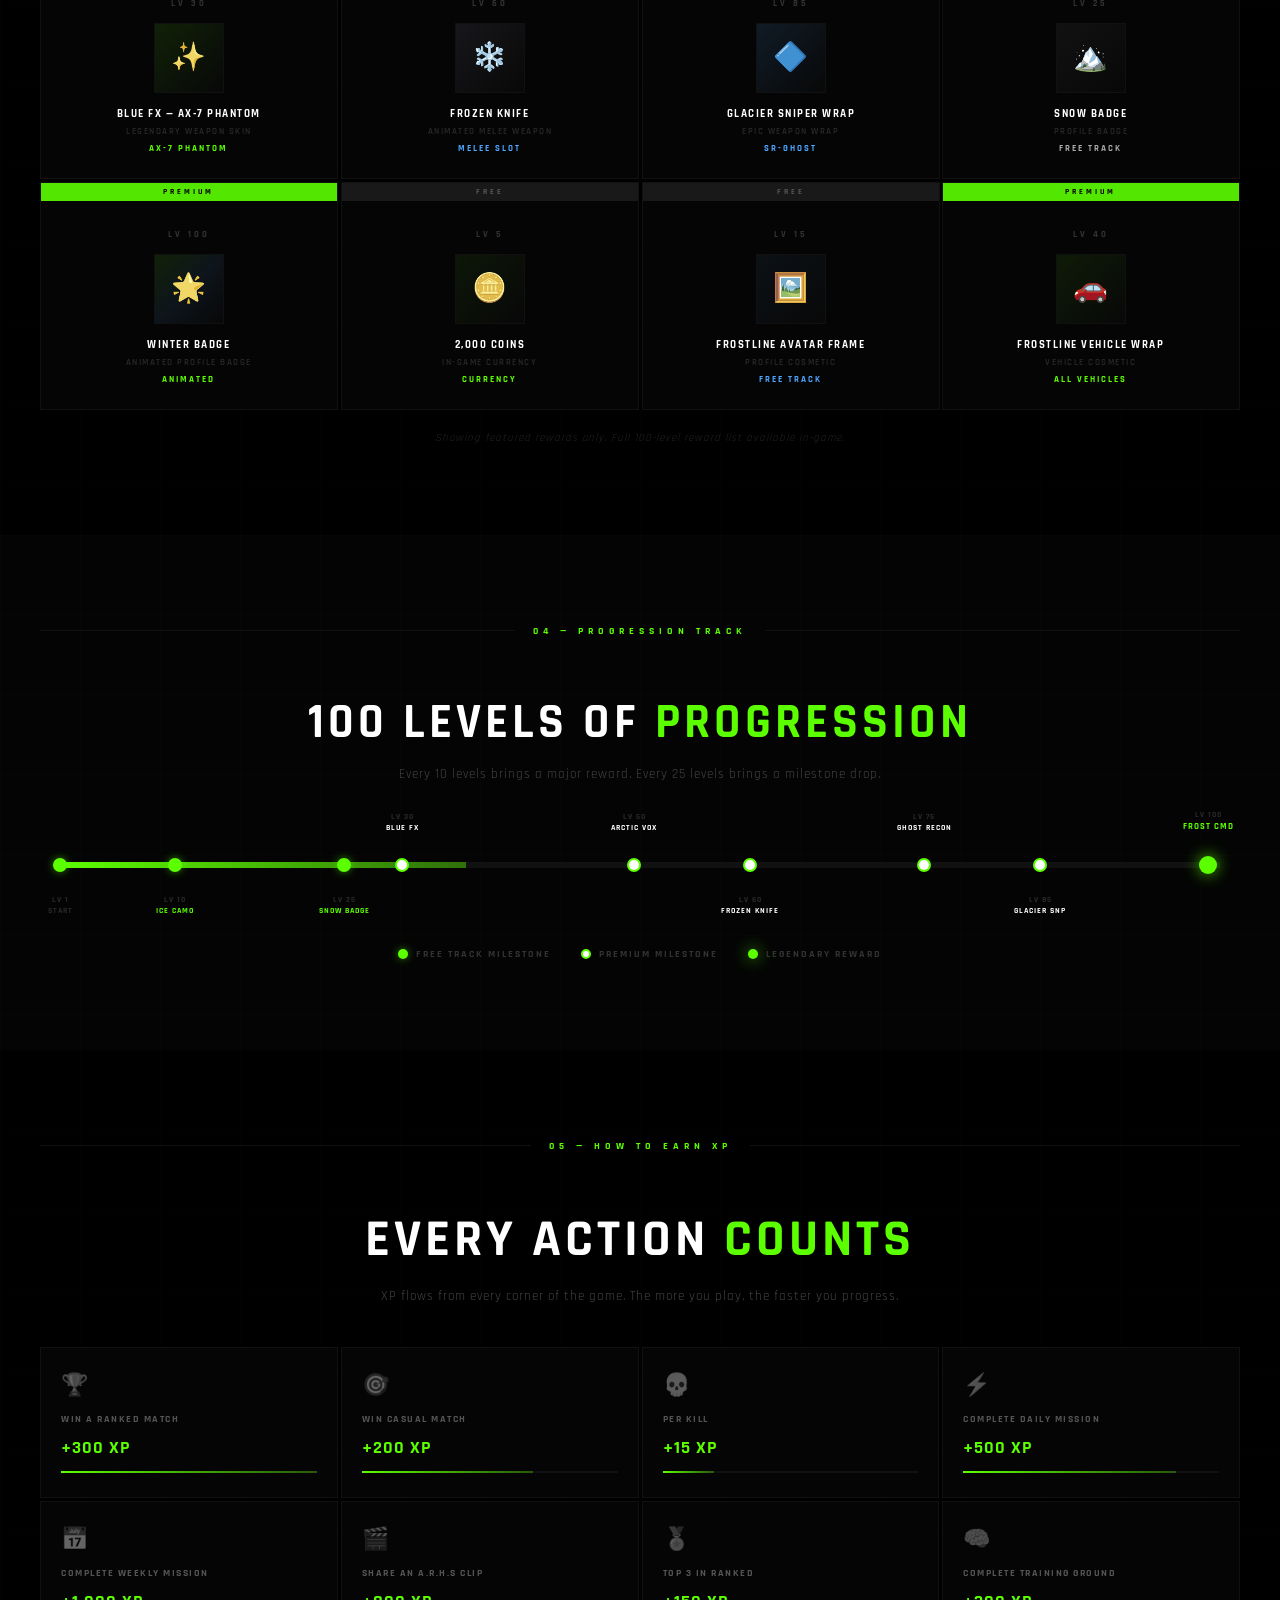
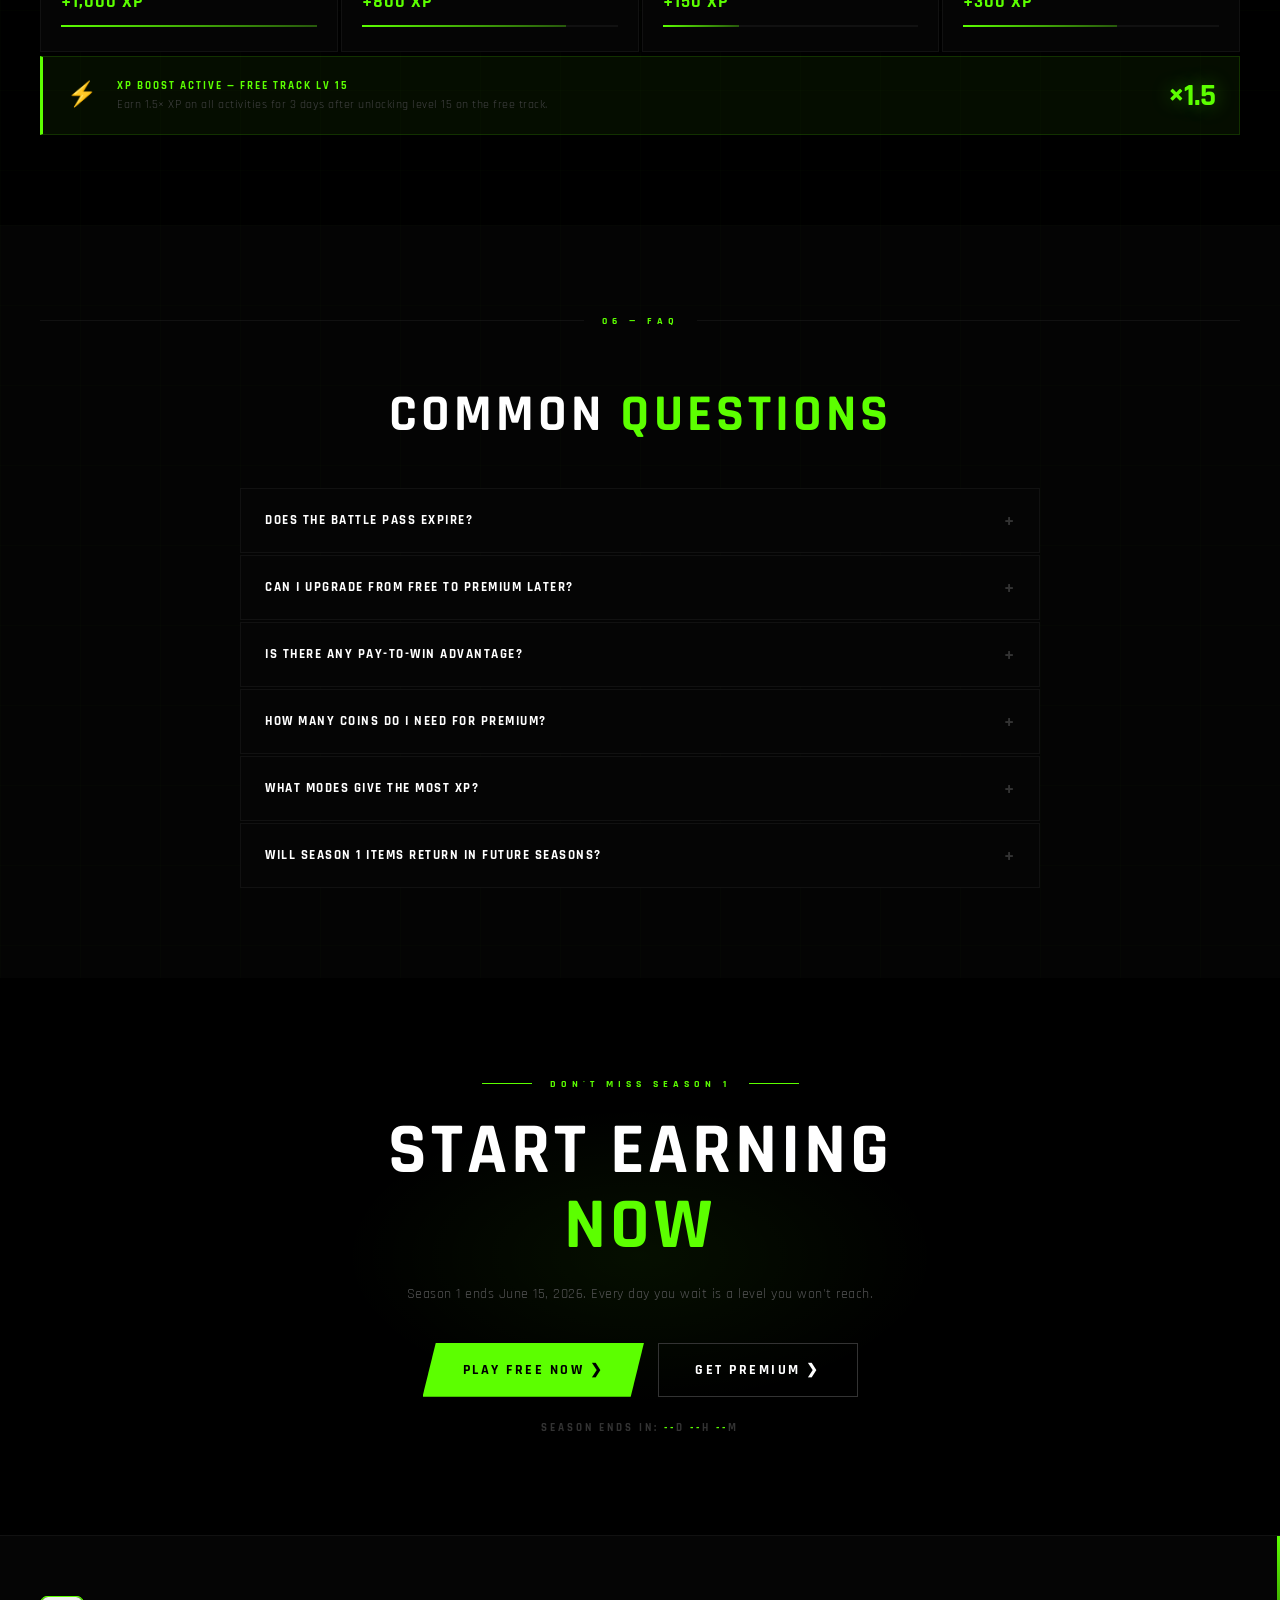
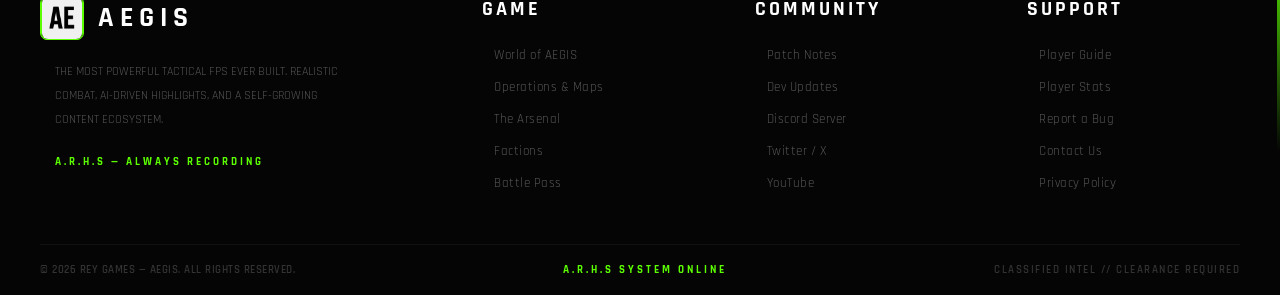
<file: battlepass.html>
<!DOCTYPE html>
<html lang="en">
<head>
    <meta charset="UTF-8">
    <meta http-equiv="X-UA-Compatible" content="IE=edge">
    <meta name="viewport" content="width=1280, initial-scale=1.0, minimum-scale=0.1, maximum-scale=5.0">

    <title>BATTLE PASS | AEGIS — Season 1</title>
    <meta name="description" content="AEGIS Battle Pass Season 1 — 100 levels of progression. Free and Premium tracks with exclusive operator skins, weapon wraps, and animated cosmetics.">
    <meta name="author" content="REY GAMES">
    <meta name="theme-color" content="#5cff00">

    <meta property="og:type" content="website">
    <meta property="og:title" content="AEGIS — Battle Pass Season 1">
    <meta property="og:description" content="100 levels. Two tracks. Endless rewards. The AEGIS Battle Pass is live.">
    <meta property="og:image" content="assets/image/image.png">

    <meta name="twitter:card" content="summary_large_image">
    <meta name="twitter:title" content="AEGIS — Battle Pass Season 1">
    <meta name="twitter:image" content="assets/image/image.png">

    <link rel="icon" type="image/png" href="assets/image/image.png">
    <link rel="apple-touch-icon" href="assets/image/image.png">
    <link href="https://fonts.googleapis.com/css2?family=Rajdhani:wght@500;600;700&display=swap" rel="stylesheet">
    <link rel="stylesheet" href="style.css">
    <link rel="stylesheet" href="battlepass.css">
</head>
<body>

    <!-- ========== NAVBAR ========== -->
    <header class="main-navbar">
        <div class="brand-section">
            <img src="assets/image/image.png" alt="AEGIS Logo" class="brand-logo">
            <span class="divider"></span>
            <h1 class="brand-name">AEGIS</h1>
        </div>
        <nav class="nav-links">
            <ul>
                <li class="has-dropdown">
                    <a href="about.html">ABOUT <span class="dropdown-icon">▼</span></a>
                    <div class="mega-menu">
                        <div class="menu-column">
                            <h3>GAME INFO</h3>
                            <a href="#section-operations">World of AEGIS</a>
                            <a href="#">Operations & Maps</a>
                            <a href="#section-arsenal">The Arsenal</a>
                        </div>
                        <div class="menu-column">
                            <h3>FACTIONS</h3>
                            <a href="#section-factions">VOX — Vanguard Ops</a>
                            <a href="#section-factions">BFS — Black Falcon</a>
                            <a href="#section-factions">ILF — Iron Legion</a>
                        </div>
                    </div>
                </li>

                <li class="has-dropdown">
                    <a href="news.html">NEWS AND<br>COMMUNITY <span class="dropdown-icon">▼</span></a>
                    <div class="mega-menu">
                        <div class="menu-column">
                            <h3>LATEST</h3>
                            <a href="#">Patch Notes</a>
                            <a href="#">Dev Updates</a>
                        </div>
                        <div class="menu-column">
                            <h3>SOCIAL</h3>
                            <a href="#">Discord</a>
                            <a href="#">Twitter / X</a>
                        </div>
                    </div>
                </li>

                <li><a href="season.html">SEASON</a></li>
                <li><a href="battlepass.html">BATTLE PASS</a></li>

                <li class="has-dropdown">
                    <a href="portal.html">PORTAL <span class="dropdown-icon">▼</span></a>
                    <div class="mega-menu">
                        <div class="menu-column">
                            <h3>CUSTOM GAMES</h3>
                            <a href="#">Server Browser</a>
                            <a href="#">Create Experience</a>
                        </div>
                        <div class="menu-column">
                            <h3>HIGHLIGHTS</h3>
                            <a href="#section-arhs">A.R.H.S Center</a>
                            <a href="#">Clip Archive</a>
                        </div>
                    </div>
                </li>

                <li><a href="guides.html">GUIDES</a></li>
                <li><a href="playerstats.html">PLAYER STATS</a></li>
            </ul>
        </nav>
        <div class="action-section">
            <button class="buy-btn" onclick="window.location.href='index.html'">
                <span class="btn-text">FREE<br><span style="padding-left:16px">NOW</span></span>
                <span class="btn-arrow">❯</span>
            </button>
        </div>
        <button class="hamburger-btn" id="hamburgerBtn" aria-label="Open Menu">
            <span class="ham-bar"></span>
            <span class="ham-bar"></span>
            <span class="ham-bar"></span>
        </button>
    </header>

    <!-- Mobile Drawer -->
    <div class="mobile-drawer" id="mobileDrawer">
        <div class="drawer-overlay" id="drawerOverlay"></div>
        <nav class="drawer-nav">
            <div class="drawer-header">
                <span class="drawer-brand">AEGIS</span>
                <button class="drawer-close" id="drawerClose">✕</button>
            </div>
            <ul class="drawer-links">
                <li class="drawer-section-label">BATTLE PASS</li>
                <li><a href="#overview">Overview</a></li>
                <li><a href="#tracks">Free vs Premium</a></li>
                <li><a href="#rewards">All Rewards</a></li>
                <li><a href="#howto">How to Earn XP</a></li>
                <li><a href="#faq">FAQ</a></li>
                <li class="drawer-section-label">NAVIGATE</li>
                <li><a href="index.html">Home</a></li>
                <li><a href="season.html">Season 1</a></li>
                <li><a href="news.html">News</a></li>
            </ul>
            <a href="#" class="drawer-play-btn">GET PREMIUM ❯</a>
        </nav>
    </div>

    <!-- ========== HERO ========== -->
    <section class="bp-hero">
        <div class="bph-bg"></div>
        <div class="bph-overlay"></div>
        <div class="bph-grid"></div>

        <div class="bph-content">
            <div class="bph-season-tag">
                <span class="bph-dot"></span>
                <span>SEASON 1 — OPERATION FROSTLINE</span>
                <span class="bph-dot"></span>
            </div>
            <h1 class="bph-title">BATTLE<br><span class="bph-green">PASS</span></h1>
            <p class="bph-desc">100 levels of seasonal progression. Earn rewards through every match, challenge, and event. Two tracks — free for all, premium for operators.</p>

            <div class="bph-stats">
                <div class="bph-stat">
                    <span class="bph-stat-num">100</span>
                    <span class="bph-stat-label">LEVELS</span>
                </div>
                <div class="bph-stat-sep"></div>
                <div class="bph-stat">
                    <span class="bph-stat-num">50+</span>
                    <span class="bph-stat-label">WEAPON SKINS</span>
                </div>
                <div class="bph-stat-sep"></div>
                <div class="bph-stat">
                    <span class="bph-stat-num">20+</span>
                    <span class="bph-stat-label">OPERATOR OUTFITS</span>
                </div>
                <div class="bph-stat-sep"></div>
                <div class="bph-stat">
                    <span class="bph-stat-num">40+</span>
                    <span class="bph-stat-label">BADGES</span>
                </div>
            </div>

            <div class="bph-cta">
                <a href="#tracks" class="bph-btn-free">PLAY FREE ❯</a>
                <a href="#tracks" class="bph-btn-premium">GET PREMIUM — 950 COINS ❯</a>
            </div>

            <div class="bph-timer-row">
                <span class="bph-timer-label">SEASON ENDS IN:</span>
                <span class="bph-timer-val"><span id="bpDays">--</span>D <span id="bpHours">--</span>H <span id="bpMins">--</span>M</span>
            </div>
        </div>

        <!-- HUD -->
        <div class="bph-hud">
            <div class="bphh tl"></div>
            <div class="bphh tr"></div>
            <div class="bphh bl"></div>
            <div class="bphh br"></div>
            <div class="bphh-label-tl">BATTLE PASS S1 // FROSTLINE</div>
            <div class="bphh-label-br">FREE + PREMIUM TRACKS</div>
        </div>

        <div class="bph-scroll" onclick="document.getElementById('overview').scrollIntoView({behavior:'smooth'})">
            <span class="bph-scroll-text">SCROLL</span>
            <div class="bph-scroll-line"><div class="bph-scroll-fill"></div></div>
            <div class="bph-scroll-chevs">
                <span class="bph-chev"></span>
                <span class="bph-chev"></span>
                <span class="bph-chev"></span>
            </div>
        </div>
    </section>

    <!-- ========== OVERVIEW ========== -->
    <section class="bp-section" id="overview">
        <div class="bps-label-row">
            <span class="bps-line"></span>
            <span class="bps-tag">01 — WHAT IS THE BATTLE PASS</span>
            <span class="bps-line"></span>
        </div>

        <div class="bpov-grid">
            <div class="bpov-text">
                <h2 class="bpov-title">EARN YOUR<br><span class="bp-green">LEGACY</span></h2>
                <p class="bpov-desc">The Battle Pass is AEGIS's seasonal progression system. Every match you play, every challenge you complete, every event you participate in — all of it earns XP that pushes you through 100 levels of rewards.</p>
                <p class="bpov-desc">Season 1 is themed around Operation Frostline — ice camos, snow gear, blue glow effects, and the exclusive Arctic VOX Operator Skin await those who reach the top.</p>
                <div class="bpov-rules">
                    <div class="bpov-rule">
                        <div class="bpov-rule-icon">✓</div>
                        <div>
                            <div class="bpov-rule-title">NO EXPIRY ON UNLOCKED REWARDS</div>
                            <div class="bpov-rule-desc">Everything you earn stays in your inventory permanently.</div>
                        </div>
                    </div>
                    <div class="bpov-rule">
                        <div class="bpov-rule-icon">✓</div>
                        <div>
                            <div class="bpov-rule-title">FREE TRACK IS GENUINELY REWARDING</div>
                            <div class="bpov-rule-desc">18 real items available to all players at no cost.</div>
                        </div>
                    </div>
                    <div class="bpov-rule">
                        <div class="bpov-rule-icon">✓</div>
                        <div>
                            <div class="bpov-rule-title">NO PAY-TO-WIN</div>
                            <div class="bpov-rule-desc">All Battle Pass items are cosmetic only. Zero gameplay advantage.</div>
                        </div>
                    </div>
                    <div class="bpov-rule">
                        <div class="bpov-rule-icon">✓</div>
                        <div>
                            <div class="bpov-rule-title">XP CARRIES OVER</div>
                            <div class="bpov-rule-desc">Earn XP from any mode — Ranked, Casual, Training, Custom.</div>
                        </div>
                    </div>
                </div>
            </div>

            <div class="bpov-visual">
                <div class="bpov-card">
                    <div class="bpov-card-top-line"></div>
                    <div class="bpov-card-label">SEASON 1 PASS</div>
                    <div class="bpov-card-big">S1</div>
                    <div class="bpov-card-theme">❄ OPERATION FROSTLINE</div>
                    <div class="bpov-card-levels">LV 1 — 100</div>
                    <div class="bpov-card-divider"></div>
                    <div class="bpov-card-tracks">
                        <div class="bpov-track free-track">
                            <div class="bpov-track-name">FREE</div>
                            <div class="bpov-track-count">18 REWARDS</div>
                        </div>
                        <div class="bpov-track premium-track">
                            <div class="bpov-track-name">PREMIUM</div>
                            <div class="bpov-track-count">100+ REWARDS</div>
                        </div>
                    </div>
                    <div class="bpov-card-price">
                        <span class="bpov-free-label">FREE TRACK</span>
                        <span class="bpov-premium-price">PREMIUM: 950 COINS</span>
                    </div>
                </div>
            </div>
        </div>
    </section>

    <!-- ========== TRACKS COMPARISON ========== -->
    <section class="bp-section bp-dark" id="tracks">
        <div class="bps-label-row">
            <span class="bps-line"></span>
            <span class="bps-tag">02 — FREE VS PREMIUM</span>
            <span class="bps-line"></span>
        </div>

        <div class="tracks-header">
            <h2 class="tracks-title">CHOOSE YOUR <span class="bp-green">TRACK</span></h2>
            <p class="tracks-desc">Both tracks progress together. Unlock Free rewards just by playing — upgrade anytime for Premium.</p>
        </div>

        <div class="tracks-compare">
            <div class="tc-free">
                <div class="tc-header">
                    <div class="tc-badge free-b">FREE TRACK</div>
                    <div class="tc-price-free">FREE FOR ALL</div>
                </div>
                <div class="tc-feature-list">
                    <div class="tc-feat">
                        <span class="tcf-check">✓</span>
                        <span>Available to every player</span>
                    </div>
                    <div class="tc-feat">
                        <span class="tcf-check">✓</span>
                        <span>18 unlockable items</span>
                    </div>
                    <div class="tc-feat">
                        <span class="tcf-check">✓</span>
                        <span>Weapon wraps & camos</span>
                    </div>
                    <div class="tc-feat">
                        <span class="tcf-check">✓</span>
                        <span>Coins & XP boosts</span>
                    </div>
                    <div class="tc-feat">
                        <span class="tcf-check">✓</span>
                        <span>Badges & calling cards</span>
                    </div>
                    <div class="tc-feat">
                        <span class="tcf-check">✓</span>
                        <span>Avatar frames</span>
                    </div>
                    <div class="tc-feat tcf-no">
                        <span class="tcf-x">✗</span>
                        <span>Operator skins</span>
                    </div>
                    <div class="tc-feat tcf-no">
                        <span class="tcf-x">✗</span>
                        <span>Animated cosmetics</span>
                    </div>
                    <div class="tc-feat tcf-no">
                        <span class="tcf-x">✗</span>
                        <span>Legendary weapon skins</span>
                    </div>
                    <div class="tc-feat tcf-no">
                        <span class="tcf-x">✗</span>
                        <span>Exclusive melee weapons</span>
                    </div>
                </div>
                <div class="tc-cta free-cta">ALREADY ACTIVE</div>
            </div>

            <div class="tc-vs">VS</div>

            <div class="tc-premium">
                <div class="tc-glow"></div>
                <div class="tc-header">
                    <div class="tc-badge premium-b">PREMIUM TRACK</div>
                    <div class="tc-price-premium">950 <span>COINS</span></div>
                </div>
                <div class="tc-feature-list">
                    <div class="tc-feat">
                        <span class="tcf-check green">✓</span>
                        <span>Everything in Free Track</span>
                    </div>
                    <div class="tc-feat">
                        <span class="tcf-check green">✓</span>
                        <span>100+ total reward items</span>
                    </div>
                    <div class="tc-feat">
                        <span class="tcf-check green">✓</span>
                        <span>Arctic VOX Operator Skin</span>
                    </div>
                    <div class="tc-feat">
                        <span class="tcf-check green">✓</span>
                        <span>Blue FX Legendary Weapon Skin</span>
                    </div>
                    <div class="tc-feat">
                        <span class="tcf-check green">✓</span>
                        <span>Frozen Knife (Animated Melee)</span>
                    </div>
                    <div class="tc-feat">
                        <span class="tcf-check green">✓</span>
                        <span>Winter Badge (Animated)</span>
                    </div>
                    <div class="tc-feat">
                        <span class="tcf-check green">✓</span>
                        <span>Snow Gear Character Set</span>
                    </div>
                    <div class="tc-feat">
                        <span class="tcf-check green">✓</span>
                        <span>Frostline Vehicle Wrap</span>
                    </div>
                    <div class="tc-feat">
                        <span class="tcf-check green">✓</span>
                        <span>Exclusive Calling Card (Animated)</span>
                    </div>
                    <div class="tc-feat">
                        <span class="tcf-check green">✓</span>
                        <span>5,000 Bonus Coins included</span>
                    </div>
                </div>
                <a href="#" class="tc-cta premium-cta">GET PREMIUM — 950 COINS ❯</a>
            </div>
        </div>
    </section>

    <!-- ========== REWARDS SHOWCASE ========== -->
    <section class="bp-section" id="rewards">
        <div class="bps-label-row">
            <span class="bps-line"></span>
            <span class="bps-tag">03 — FEATURED REWARDS</span>
            <span class="bps-line"></span>
        </div>

        <div class="rewards-header">
            <h2 class="rewards-title">WHAT YOU <span class="bp-green">UNLOCK</span></h2>
            <p class="rewards-desc">A selection of standout rewards from across all 100 levels of Season 1.</p>
        </div>

        <!-- Category filter -->
        <div class="rewards-filter">
            <button class="rf-btn active" data-rcat="all">ALL</button>
            <button class="rf-btn" data-rcat="operator">OPERATORS</button>
            <button class="rf-btn" data-rcat="weapon">WEAPON SKINS</button>
            <button class="rf-btn" data-rcat="badge">BADGES</button>
            <button class="rf-btn" data-rcat="misc">MISC</button>
        </div>

        <div class="rewards-grid" id="rewardsGrid">

            <!-- Operators -->
            <div class="rw-card premium-rw" data-rcat="operator">
                <div class="rw-tier premium-tier">PREMIUM</div>
                <div class="rw-level">LV 50</div>
                <div class="rw-visual op-visual">
                    <div class="rw-op-bg" style="background:linear-gradient(135deg,rgba(77,166,255,0.15),transparent)"></div>
                    <div class="rw-icon">🪖</div>
                </div>
                <div class="rw-name">ARCTIC VOX OPERATOR</div>
                <div class="rw-type">LEGENDARY OPERATOR SKIN</div>
                <div class="rw-faction" style="color:#5cff00">VOX</div>
            </div>

            <div class="rw-card premium-rw" data-rcat="operator">
                <div class="rw-tier premium-tier">PREMIUM</div>
                <div class="rw-level">LV 75</div>
                <div class="rw-visual op-visual">
                    <div class="rw-op-bg" style="background:linear-gradient(135deg,rgba(77,166,255,0.1),transparent)"></div>
                    <div class="rw-icon">🥷</div>
                </div>
                <div class="rw-name">GHOST RECON VARIANT</div>
                <div class="rw-type">EPIC OPERATOR SKIN</div>
                <div class="rw-faction" style="color:#4477ff">PRN</div>
            </div>

            <div class="rw-card premium-rw" data-rcat="operator">
                <div class="rw-tier premium-tier">PREMIUM</div>
                <div class="rw-level">LV 100</div>
                <div class="rw-visual op-visual">
                    <div class="rw-op-bg" style="background:linear-gradient(135deg,rgba(92,255,0,0.12),transparent)"></div>
                    <div class="rw-icon">⚔️</div>
                </div>
                <div class="rw-name">FROST COMMANDER</div>
                <div class="rw-type">LEGENDARY OPERATOR SKIN</div>
                <div class="rw-faction" style="color:#5cff00">ALL FACTIONS</div>
            </div>

            <!-- Weapon skins -->
            <div class="rw-card free-rw" data-rcat="weapon">
                <div class="rw-tier free-tier">FREE</div>
                <div class="rw-level">LV 10</div>
                <div class="rw-visual">
                    <div class="rw-op-bg" style="background:linear-gradient(135deg,rgba(77,166,255,0.08),transparent)"></div>
                    <div class="rw-icon">🔵</div>
                </div>
                <div class="rw-name">ICE CAMO WRAP</div>
                <div class="rw-type">WEAPON WRAP — ALL WEAPONS</div>
                <div class="rw-faction" style="color:#4da6ff">FREE TRACK</div>
            </div>

            <div class="rw-card premium-rw" data-rcat="weapon">
                <div class="rw-tier premium-tier">PREMIUM</div>
                <div class="rw-level">LV 30</div>
                <div class="rw-visual">
                    <div class="rw-op-bg" style="background:linear-gradient(135deg,rgba(92,255,0,0.1),transparent)"></div>
                    <div class="rw-icon">✨</div>
                </div>
                <div class="rw-name">BLUE FX — AX-7 PHANTOM</div>
                <div class="rw-type">LEGENDARY WEAPON SKIN</div>
                <div class="rw-faction" style="color:#5cff00">AX-7 PHANTOM</div>
            </div>

            <div class="rw-card premium-rw" data-rcat="weapon">
                <div class="rw-tier premium-tier">PREMIUM</div>
                <div class="rw-level">LV 60</div>
                <div class="rw-visual">
                    <div class="rw-op-bg" style="background:linear-gradient(135deg,rgba(200,200,255,0.08),transparent)"></div>
                    <div class="rw-icon">❄️</div>
                </div>
                <div class="rw-name">FROZEN KNIFE</div>
                <div class="rw-type">ANIMATED MELEE WEAPON</div>
                <div class="rw-faction" style="color:#4da6ff">MELEE SLOT</div>
            </div>

            <div class="rw-card premium-rw" data-rcat="weapon">
                <div class="rw-tier premium-tier">PREMIUM</div>
                <div class="rw-level">LV 85</div>
                <div class="rw-visual">
                    <div class="rw-op-bg" style="background:linear-gradient(135deg,rgba(77,166,255,0.12),transparent)"></div>
                    <div class="rw-icon">🔷</div>
                </div>
                <div class="rw-name">GLACIER SNIPER WRAP</div>
                <div class="rw-type">EPIC WEAPON WRAP</div>
                <div class="rw-faction" style="color:#4da6ff">SR-GHOST</div>
            </div>

            <!-- Badges -->
            <div class="rw-card free-rw" data-rcat="badge">
                <div class="rw-tier free-tier">FREE</div>
                <div class="rw-level">LV 25</div>
                <div class="rw-visual">
                    <div class="rw-op-bg" style="background:linear-gradient(135deg,rgba(255,255,255,0.04),transparent)"></div>
                    <div class="rw-icon">🏔️</div>
                </div>
                <div class="rw-name">SNOW BADGE</div>
                <div class="rw-type">PROFILE BADGE</div>
                <div class="rw-faction" style="color:#aaa">FREE TRACK</div>
            </div>

            <div class="rw-card premium-rw" data-rcat="badge">
                <div class="rw-tier premium-tier">PREMIUM</div>
                <div class="rw-level">LV 100</div>
                <div class="rw-visual">
                    <div class="rw-op-bg" style="background:linear-gradient(135deg,rgba(92,255,0,0.1),rgba(77,166,255,0.08),transparent)"></div>
                    <div class="rw-icon">🌟</div>
                </div>
                <div class="rw-name">WINTER BADGE</div>
                <div class="rw-type">ANIMATED PROFILE BADGE</div>
                <div class="rw-faction" style="color:#5cff00">ANIMATED</div>
            </div>

            <!-- Misc -->
            <div class="rw-card free-rw" data-rcat="misc">
                <div class="rw-tier free-tier">FREE</div>
                <div class="rw-level">LV 5</div>
                <div class="rw-visual">
                    <div class="rw-op-bg" style="background:linear-gradient(135deg,rgba(92,255,0,0.06),transparent)"></div>
                    <div class="rw-icon">🪙</div>
                </div>
                <div class="rw-name">2,000 COINS</div>
                <div class="rw-type">IN-GAME CURRENCY</div>
                <div class="rw-faction" style="color:#5cff00">CURRENCY</div>
            </div>

            <div class="rw-card free-rw" data-rcat="misc">
                <div class="rw-tier free-tier">FREE</div>
                <div class="rw-level">LV 15</div>
                <div class="rw-visual">
                    <div class="rw-op-bg" style="background:linear-gradient(135deg,rgba(77,166,255,0.06),transparent)"></div>
                    <div class="rw-icon">🖼️</div>
                </div>
                <div class="rw-name">FROSTLINE AVATAR FRAME</div>
                <div class="rw-type">PROFILE COSMETIC</div>
                <div class="rw-faction" style="color:#4da6ff">FREE TRACK</div>
            </div>

            <div class="rw-card premium-rw" data-rcat="misc">
                <div class="rw-tier premium-tier">PREMIUM</div>
                <div class="rw-level">LV 40</div>
                <div class="rw-visual">
                    <div class="rw-op-bg" style="background:linear-gradient(135deg,rgba(92,255,0,0.08),transparent)"></div>
                    <div class="rw-icon">🚗</div>
                </div>
                <div class="rw-name">FROSTLINE VEHICLE WRAP</div>
                <div class="rw-type">VEHICLE COSMETIC</div>
                <div class="rw-faction" style="color:#5cff00">ALL VEHICLES</div>
            </div>

        </div>

        <div class="rewards-note">
            Showing featured rewards only. Full 100-level reward list available in-game.
        </div>
    </section>

    <!-- ========== LEVEL TRACK VISUAL ========== -->
    <section class="bp-section bp-dark" id="leveltrack">
        <div class="bps-label-row">
            <span class="bps-line"></span>
            <span class="bps-tag">04 — PROGRESSION TRACK</span>
            <span class="bps-line"></span>
        </div>

        <div class="ltrack-header">
            <h2 class="ltrack-title">100 LEVELS OF <span class="bp-green">PROGRESSION</span></h2>
            <p class="ltrack-desc">Every 10 levels brings a major reward. Every 25 levels brings a milestone drop.</p>
        </div>

        <div class="ltrack-visual">
            <div class="ltrack-bar-wrap">
                <div class="lt-bar">
                    <div class="lt-fill" id="ltFill"></div>
                    <!-- Milestone markers -->
                    <div class="lt-milestone" style="left:0%">
                        <div class="ltm-dot free-lm"></div>
                        <div class="ltm-label">LV 1<br><span>START</span></div>
                    </div>
                    <div class="lt-milestone" style="left:9.9%">
                        <div class="ltm-dot free-lm"></div>
                        <div class="ltm-label">LV 10<br><span class="free-c">ICE CAMO</span></div>
                    </div>
                    <div class="lt-milestone" style="left:24.5%">
                        <div class="ltm-dot free-lm"></div>
                        <div class="ltm-label">LV 25<br><span class="free-c">SNOW BADGE</span></div>
                    </div>
                    <div class="lt-milestone" style="left:29.5%">
                        <div class="ltm-dot premium-lm"></div>
                        <div class="ltm-label top-lm">LV 30<br><span class="prem-c">BLUE FX</span></div>
                    </div>
                    <div class="lt-milestone" style="left:49.5%">
                        <div class="ltm-dot premium-lm"></div>
                        <div class="ltm-label top-lm">LV 50<br><span class="prem-c">ARCTIC VOX</span></div>
                    </div>
                    <div class="lt-milestone" style="left:59.5%">
                        <div class="ltm-dot premium-lm"></div>
                        <div class="ltm-label">LV 60<br><span class="prem-c">FROZEN KNIFE</span></div>
                    </div>
                    <div class="lt-milestone" style="left:74.5%">
                        <div class="ltm-dot premium-lm"></div>
                        <div class="ltm-label top-lm">LV 75<br><span class="prem-c">GHOST RECON</span></div>
                    </div>
                    <div class="lt-milestone" style="left:84.5%">
                        <div class="ltm-dot premium-lm"></div>
                        <div class="ltm-label">LV 85<br><span class="prem-c">GLACIER SNP</span></div>
                    </div>
                    <div class="lt-milestone" style="left:99%">
                        <div class="ltm-dot legendary-lm"></div>
                        <div class="ltm-label top-lm">LV 100<br><span class="leg-c">FROST CMD</span></div>
                    </div>
                </div>
            </div>

            <div class="ltrack-legend">
                <div class="ltl-item"><div class="ltl-dot free-lm"></div><span>FREE TRACK MILESTONE</span></div>
                <div class="ltl-item"><div class="ltl-dot premium-lm"></div><span>PREMIUM MILESTONE</span></div>
                <div class="ltl-item"><div class="ltl-dot legendary-lm"></div><span>LEGENDARY REWARD</span></div>
            </div>
        </div>
    </section>

    <!-- ========== HOW TO EARN XP ========== -->
    <section class="bp-section" id="howto">
        <div class="bps-label-row">
            <span class="bps-line"></span>
            <span class="bps-tag">05 — HOW TO EARN XP</span>
            <span class="bps-line"></span>
        </div>

        <div class="xp-header">
            <h2 class="xp-title">EVERY ACTION <span class="bp-green">COUNTS</span></h2>
            <p class="xp-desc">XP flows from every corner of the game. The more you play, the faster you progress.</p>
        </div>

        <div class="xp-grid">
            <div class="xp-card">
                <div class="xp-card-icon">🏆</div>
                <div class="xp-card-label">WIN A RANKED MATCH</div>
                <div class="xp-card-val">+300 XP</div>
                <div class="xp-card-bar"><div class="xp-bar-fill" style="width:100%"></div></div>
            </div>
            <div class="xp-card">
                <div class="xp-card-icon">🎯</div>
                <div class="xp-card-label">WIN CASUAL MATCH</div>
                <div class="xp-card-val">+200 XP</div>
                <div class="xp-card-bar"><div class="xp-bar-fill" style="width:67%"></div></div>
            </div>
            <div class="xp-card">
                <div class="xp-card-icon">💀</div>
                <div class="xp-card-label">PER KILL</div>
                <div class="xp-card-val">+15 XP</div>
                <div class="xp-card-bar"><div class="xp-bar-fill" style="width:20%"></div></div>
            </div>
            <div class="xp-card">
                <div class="xp-card-icon">⚡</div>
                <div class="xp-card-label">COMPLETE DAILY MISSION</div>
                <div class="xp-card-val">+500 XP</div>
                <div class="xp-card-bar"><div class="xp-bar-fill" style="width:83%"></div></div>
            </div>
            <div class="xp-card">
                <div class="xp-card-icon">📅</div>
                <div class="xp-card-label">COMPLETE WEEKLY MISSION</div>
                <div class="xp-card-val">+1,000 XP</div>
                <div class="xp-card-bar"><div class="xp-bar-fill" style="width:100%"></div></div>
            </div>
            <div class="xp-card">
                <div class="xp-card-icon">🎬</div>
                <div class="xp-card-label">SHARE AN A.R.H.S CLIP</div>
                <div class="xp-card-val">+800 XP</div>
                <div class="xp-card-bar"><div class="xp-bar-fill" style="width:80%"></div></div>
            </div>
            <div class="xp-card">
                <div class="xp-card-icon">🏅</div>
                <div class="xp-card-label">TOP 3 IN RANKED</div>
                <div class="xp-card-val">+150 XP</div>
                <div class="xp-card-bar"><div class="xp-bar-fill" style="width:30%"></div></div>
            </div>
            <div class="xp-card">
                <div class="xp-card-icon">🧠</div>
                <div class="xp-card-label">COMPLETE TRAINING GROUND</div>
                <div class="xp-card-val">+300 XP</div>
                <div class="xp-card-bar"><div class="xp-bar-fill" style="width:60%"></div></div>
            </div>
        </div>

        <div class="xp-boost-bar">
            <div class="xpb-icon">⚡</div>
            <div class="xpb-text">
                <div class="xpb-title">XP BOOST ACTIVE — FREE TRACK LV 15</div>
                <div class="xpb-desc">Earn 1.5× XP on all activities for 3 days after unlocking level 15 on the free track.</div>
            </div>
            <div class="xpb-val">×1.5</div>
        </div>
    </section>

    <!-- ========== FAQ ========== -->
    <section class="bp-section bp-dark" id="faq">
        <div class="bps-label-row">
            <span class="bps-line"></span>
            <span class="bps-tag">06 — FAQ</span>
            <span class="bps-line"></span>
        </div>

        <div class="faq-header">
            <h2 class="faq-title">COMMON <span class="bp-green">QUESTIONS</span></h2>
        </div>

        <div class="faq-list" id="faqList">

            <div class="faq-item">
                <button class="faq-q">
                    <span>Does the Battle Pass expire?</span>
                    <span class="faq-icon">+</span>
                </button>
                <div class="faq-a">
                    <p>The Battle Pass runs for the full Season 1 duration (90 days, ending June 15, 2026). You must reach each level before the season ends to claim that reward. However, all rewards you've already unlocked stay in your inventory permanently — they never expire.</p>
                </div>
            </div>

            <div class="faq-item">
                <button class="faq-q">
                    <span>Can I upgrade from Free to Premium later?</span>
                    <span class="faq-icon">+</span>
                </button>
                <div class="faq-a">
                    <p>Yes. You can upgrade to Premium at any time during Season 1. All Premium rewards up to your current level will be immediately unlocked and delivered to your inventory when you upgrade.</p>
                </div>
            </div>

            <div class="faq-item">
                <button class="faq-q">
                    <span>Is there any pay-to-win advantage?</span>
                    <span class="faq-icon">+</span>
                </button>
                <div class="faq-a">
                    <p>Absolutely not. Every single item in the Battle Pass — both free and premium — is cosmetic only. No stat boosts, no gameplay advantages. AEGIS is built on competitive integrity first.</p>
                </div>
            </div>

            <div class="faq-item">
                <button class="faq-q">
                    <span>How many Coins do I need for Premium?</span>
                    <span class="faq-icon">+</span>
                </button>
                <div class="faq-a">
                    <p>The Premium Battle Pass costs 950 Coins. Coins can be earned in-game through missions and events, or purchased directly. The Premium Pass also includes 5,000 bonus coins, effectively reducing the net cost significantly over the season.</p>
                </div>
            </div>

            <div class="faq-item">
                <button class="faq-q">
                    <span>What modes give the most XP?</span>
                    <span class="faq-icon">+</span>
                </button>
                <div class="faq-a">
                    <p>Weekly Missions give the highest XP per activity (+1,000 XP each). Daily Missions are the best consistent source (+500 XP). Winning ranked matches and sharing A.R.H.S clips are also high-value. XP is earned across all modes — Ranked, Casual, Training, and Custom.</p>
                </div>
            </div>

            <div class="faq-item">
                <button class="faq-q">
                    <span>Will Season 1 items return in future seasons?</span>
                    <span class="faq-icon">+</span>
                </button>
                <div class="faq-a">
                    <p>No. Season 1 Battle Pass items are exclusive to Season 1. Once the season ends, these items will not return to the store or any future Battle Pass. This makes your Season 1 rewards genuinely exclusive to operators who played during this season.</p>
                </div>
            </div>

        </div>
    </section>

    <!-- ========== CTA ========== -->
    <section class="bp-cta-section">
        <div class="bpcta-inner">
            <div class="bpcta-label">
                <span class="bpcta-line"></span>
                <span>DON'T MISS SEASON 1</span>
                <span class="bpcta-line"></span>
            </div>
            <h2 class="bpcta-title">START EARNING<br><span class="bp-green">NOW</span></h2>
            <p class="bpcta-desc">Season 1 ends June 15, 2026. Every day you wait is a level you won't reach.</p>
            <div class="bpcta-btns">
                <a href="index.html" class="cta-btn-primary">PLAY FREE NOW ❯</a>
                <a href="#tracks" class="cta-btn-secondary">GET PREMIUM ❯</a>
            </div>
            <div class="bpcta-timer">
                SEASON ENDS IN: <span id="bpCtaDays">--</span>D <span id="bpCtaHours">--</span>H <span id="bpCtaMins">--</span>M
            </div>
        </div>
    </section>

    <!-- ========== FOOTER ========== -->
    <footer class="aegis-footer-main">
        <div class="footer-side-accent"></div>
        <div class="footer-container">
            <div class="footer-grid">
                <div class="footer-col brand-col">
                    <div class="footer-brand-row">
                        <div class="footer-brand-icon"><img src="assets/image/image.png" alt="AEG" class="footer-brand-icon"></div>
                        <h2 class="footer-logo">AEGIS</h2>
                    </div>
                    <p class="footer-brand-desc">The most powerful tactical FPS ever built. Realistic combat, AI-driven highlights, and a self-growing content ecosystem.</p>
                    <span class="footer-tagline">A.R.H.S — ALWAYS RECORDING</span>
                </div>
                <div class="footer-col">
                    <h3>GAME</h3>
                    <ul>
                        <li><a href="about.html#world" style="margin-left:12px">World of AEGIS</a></li>
                        <li><a href="about.html#operations" style="margin-left:12px">Operations & Maps</a></li>
                        <li><a href="index.html#section-arsenal" style="margin-left:12px">The Arsenal</a></li>
                        <li><a href="about.html#factions" style="margin-left:12px">Factions</a></li>
                        <li><a href="battlepass.html" style="margin-left:12px">Battle Pass</a></li>
                    </ul>
                </div>
                <div class="footer-col">
                    <h3>COMMUNITY</h3>
                    <ul>
                        <li><a href="news.html#patch-notes" style="margin-left:12px">Patch Notes</a></li>
                        <li><a href="news.html#dev-updates" style="margin-left:12px">Dev Updates</a></li>
                        <li><a href="#" style="margin-left:12px">Discord Server</a></li>
                        <li><a href="#" style="margin-left:12px">Twitter / X</a></li>
                        <li><a href="#" style="margin-left:12px">YouTube</a></li>
                    </ul>
                </div>
                <div class="footer-col">
                    <h3>SUPPORT</h3>
                    <ul>
                        <li><a href="#" style="margin-left:12px">Player Guide</a></li>
                        <li><a href="#" style="margin-left:12px">Player Stats</a></li>
                        <li><a href="#" style="margin-left:12px">Report a Bug</a></li>
                        <li><a href="#" style="margin-left:12px">Contact Us</a></li>
                        <li><a href="#" style="margin-left:12px">Privacy Policy</a></li>
                    </ul>
                </div>
            </div>
            <hr class="footer-divider">
            <div class="footer-bottom">
                <p class="copyright">&copy; 2026 REY GAMES — AEGIS. ALL RIGHTS RESERVED.</p>
                <span class="footer-sys-status">A.R.H.S SYSTEM ONLINE</span>
                <span class="footer-classified">CLASSIFIED INTEL // CLEARANCE REQUIRED</span>
            </div>
        </div>
    </footer>

    <script src="script.js"></script>
    <script src="battlepass.js"></script>
</body>
</html>
</file>
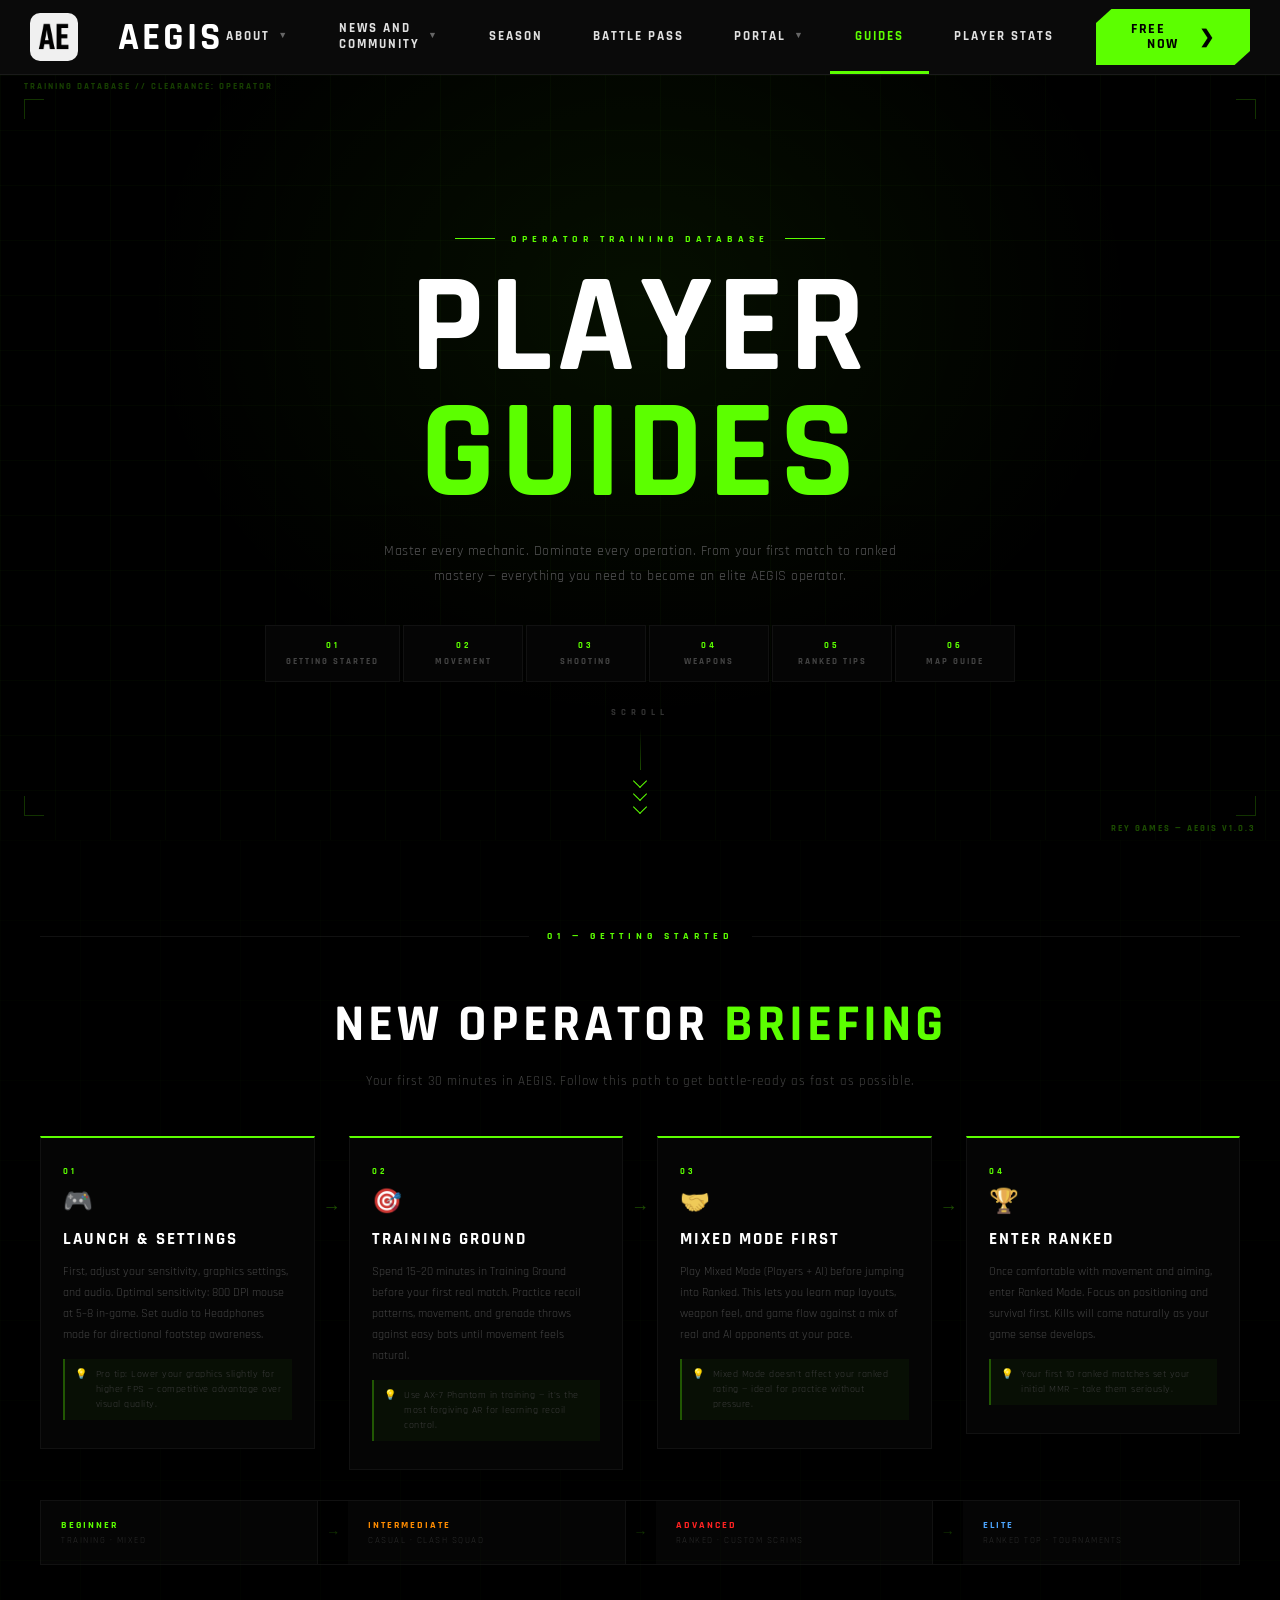
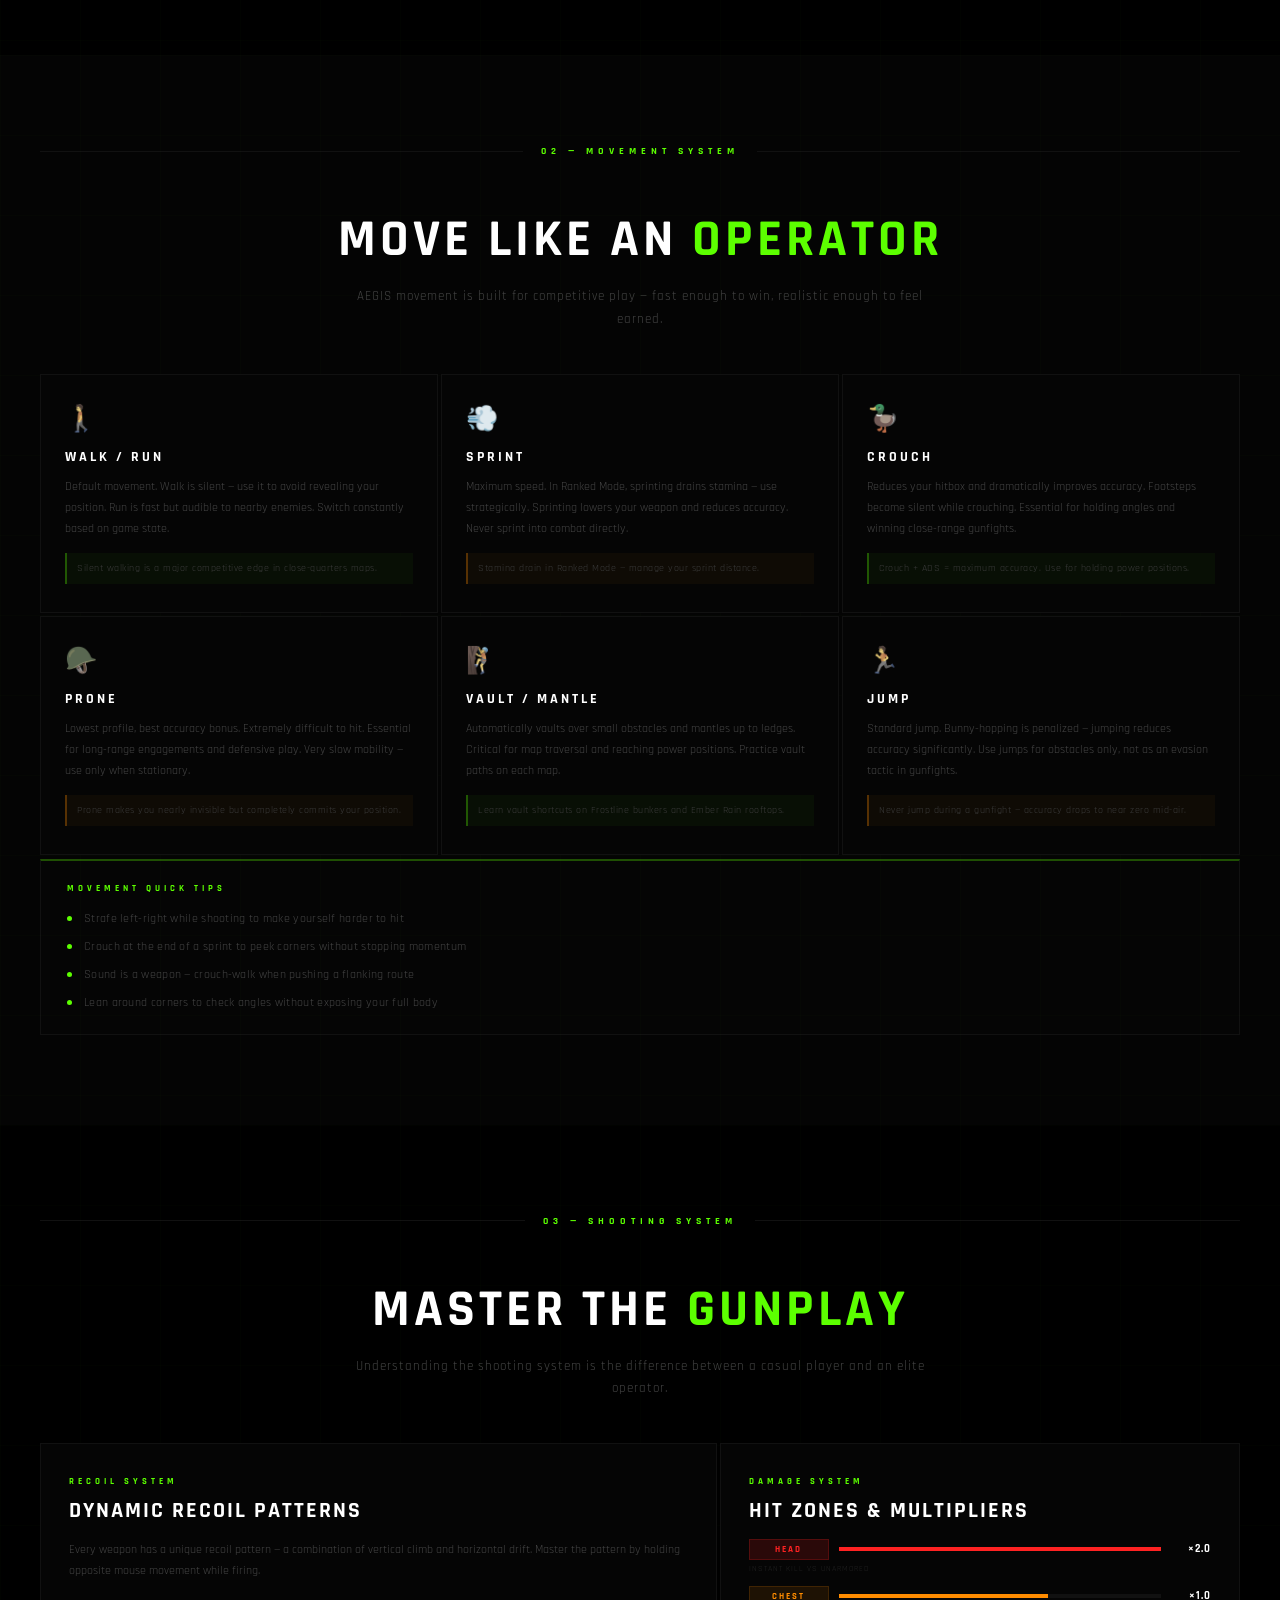
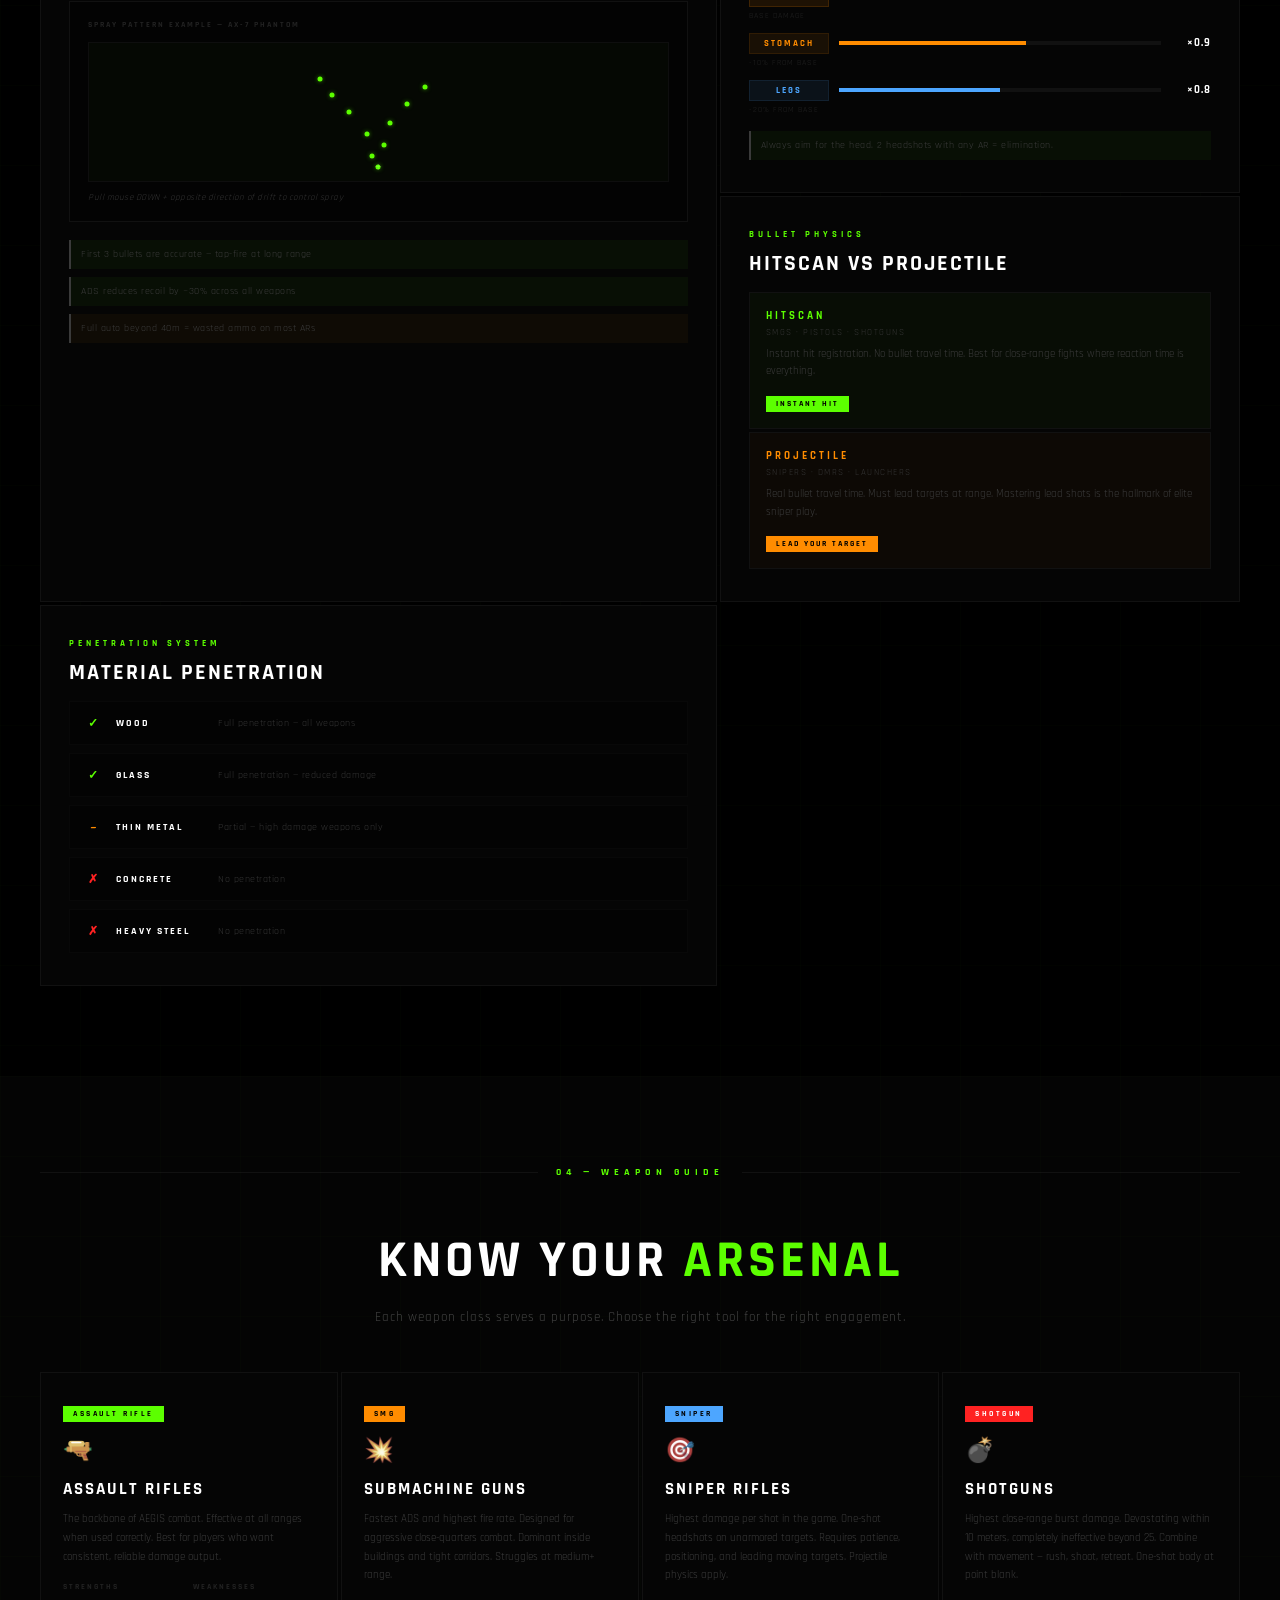
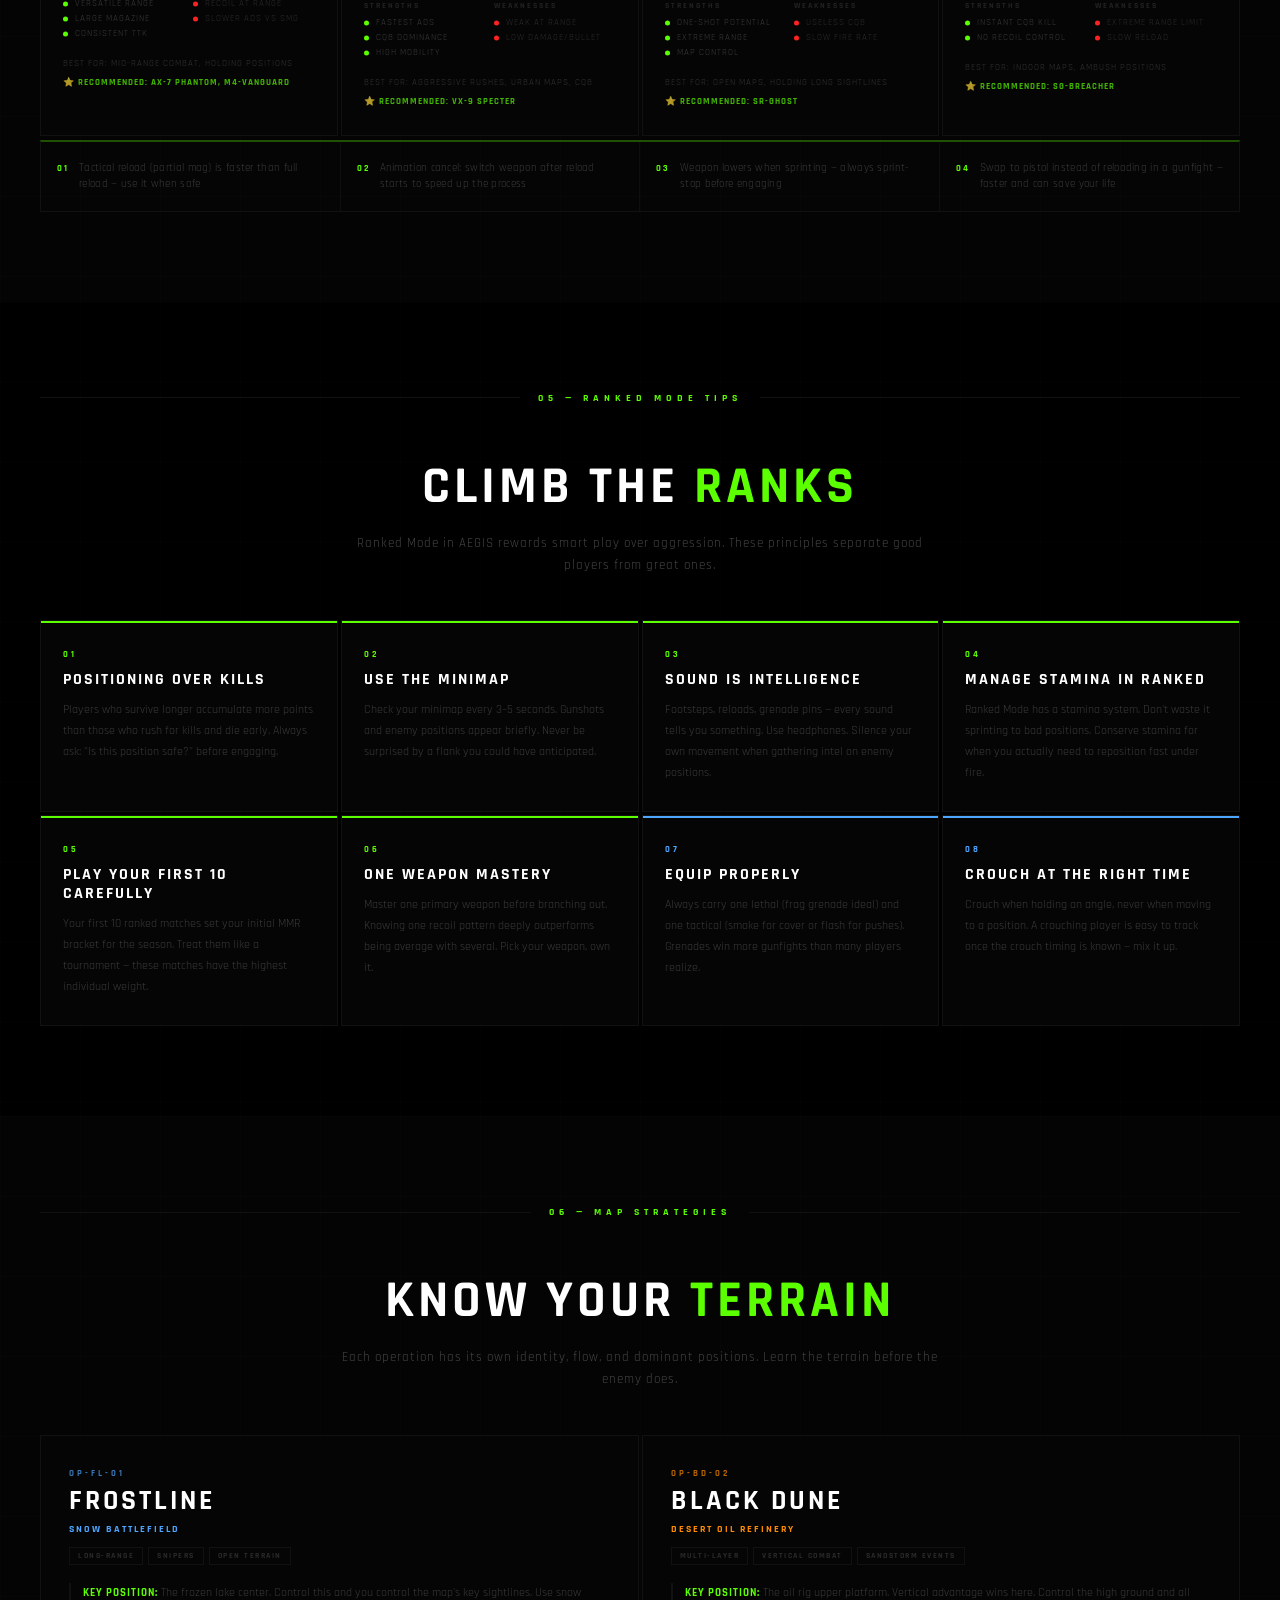
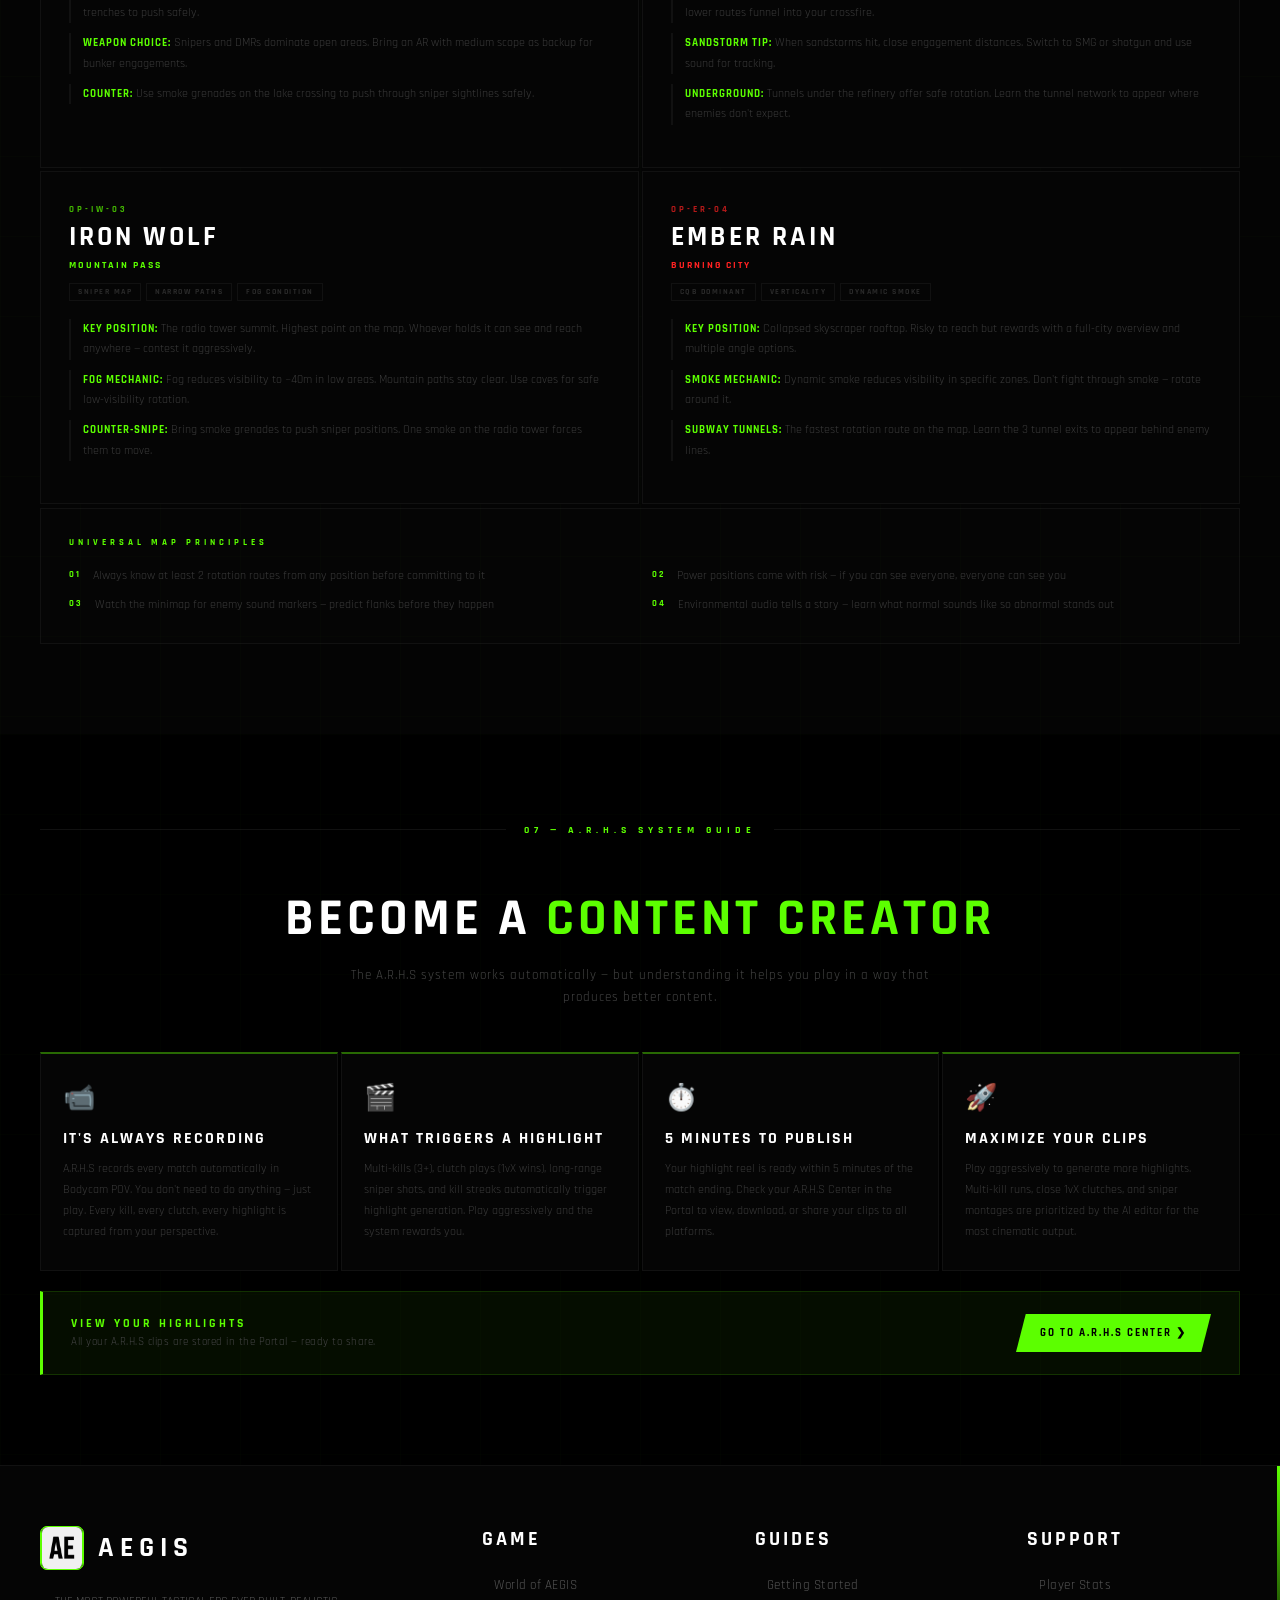
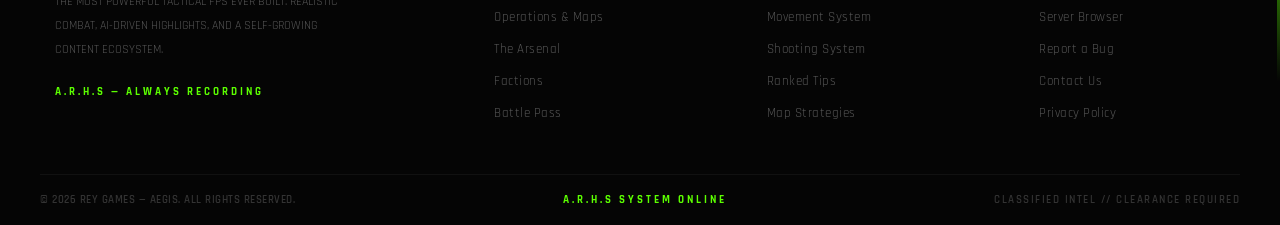
<file: guides.html>
<!DOCTYPE html>
<html lang="en">
<head>
    <meta charset="UTF-8">
    <meta http-equiv="X-UA-Compatible" content="IE=edge">
    <meta name="viewport" content="width=1280, initial-scale=1.0, minimum-scale=0.1, maximum-scale=5.0">

    <title>GUIDES | AEGIS — Player Guide & Tips</title>
    <meta name="description" content="AEGIS Player Guides — Movement, shooting, weapons, ranked tips, map strategies, and everything you need to dominate the battlefield.">
    <meta name="author" content="REY GAMES">
    <meta name="theme-color" content="#5cff00">

    <meta property="og:type" content="website">
    <meta property="og:title" content="AEGIS — Player Guides">
    <meta property="og:description" content="Master every system. Dominate every operation. The complete AEGIS player guide.">
    <meta property="og:image" content="assets/image/image.png">

    <link rel="icon" type="image/png" href="assets/image/image.png">
    <link rel="apple-touch-icon" href="assets/image/image.png">
    <link href="https://fonts.googleapis.com/css2?family=Rajdhani:wght@500;600;700&display=swap" rel="stylesheet">
    <link rel="stylesheet" href="style.css">
    <link rel="stylesheet" href="guides.css">
</head>
<body>

    <!-- ========== NAVBAR ========== -->
    <header class="main-navbar">
        <div class="brand-section">
            <img src="assets/image/image.png" alt="AEGIS Logo" class="brand-logo">
            <span class="divider"></span>
            <h1 class="brand-name">AEGIS</h1>
        </div>
        <nav class="nav-links">
            <ul>
                <li class="has-dropdown">
                    <a href="#">ABOUT <span class="dropdown-icon">▼</span></a>
                    <div class="mega-menu">
                        <div class="menu-column">
                            <h3>GAME INFO</h3>
                            <a href="about.html#world">World of AEGIS</a>
                            <a href="about.html#operations">Operations & Maps</a>
                            <a href="index.html#section-arsenal">The Arsenal</a>
                        </div>
                        <div class="menu-column">
                            <h3>FACTIONS</h3>
                            <a href="about.html#factions">VOX — Vanguard Ops</a>
                            <a href="about.html#factions">BFS — Black Falcon</a>
                            <a href="about.html#factions">ILF — Iron Legion</a>
                        </div>
                    </div>
                </li>
                <li class="has-dropdown">
                    <a href="news.html">NEWS AND<br>COMMUNITY <span class="dropdown-icon">▼</span></a>
                    <div class="mega-menu">
                        <div class="menu-column">
                            <h3>LATEST</h3>
                            <a href="news.html#patch-notes">Patch Notes</a>
                            <a href="news.html#dev-updates">Dev Updates</a>
                        </div>
                        <div class="menu-column">
                            <h3>SOCIAL</h3>
                            <a href="#">Discord</a>
                            <a href="#">Twitter / X</a>
                        </div>
                    </div>
                </li>
                <li><a href="season.html">SEASON</a></li>
                <li><a href="battlepass.html">BATTLE PASS</a></li>
                <li class="has-dropdown">
                    <a href="portal.html">PORTAL <span class="dropdown-icon">▼</span></a>
                    <div class="mega-menu">
                        <div class="menu-column">
                            <h3>CUSTOM GAMES</h3>
                            <a href="portal.html#server-browser">Server Browser</a>
                            <a href="portal.html#create">Create Experience</a>
                        </div>
                        <div class="menu-column">
                            <h3>HIGHLIGHTS</h3>
                            <a href="portal.html#arhs">A.R.H.S Center</a>
                            <a href="portal.html#clips">Clip Archive</a>
                        </div>
                    </div>
                </li>
                <li><a href="guides.html" class="nav-active">GUIDES</a></li>
                <li><a href="playerstats.html">PLAYER STATS</a></li>
            </ul>
        </nav>
        <div class="action-section">
            <button class="buy-btn" onclick="window.location.href='index.html'">
                <span class="btn-text">FREE<br><span style="padding-left:16px">NOW</span></span>
                <span class="btn-arrow">❯</span>
            </button>
        </div>
        <button class="hamburger-btn" id="hamburgerBtn" aria-label="Open Menu">
            <span class="ham-bar"></span>
            <span class="ham-bar"></span>
            <span class="ham-bar"></span>
        </button>
    </header>

    <!-- Mobile Drawer -->
    <div class="mobile-drawer" id="mobileDrawer">
        <div class="drawer-overlay" id="drawerOverlay"></div>
        <nav class="drawer-nav">
            <div class="drawer-header">
                <span class="drawer-brand">AEGIS</span>
                <button class="drawer-close" id="drawerClose">✕</button>
            </div>
            <ul class="drawer-links">
                <li class="drawer-section-label">GUIDES</li>
                <li><a href="#getting-started">Getting Started</a></li>
                <li><a href="#movement">Movement</a></li>
                <li><a href="#shooting">Shooting System</a></li>
                <li><a href="#weapons">Weapons</a></li>
                <li><a href="#ranked">Ranked Tips</a></li>
                <li><a href="#maps">Map Strategies</a></li>
                <li><a href="#arhs-guide">A.R.H.S Guide</a></li>
                <li class="drawer-section-label">NAVIGATE</li>
                <li><a href="index.html">Home</a></li>
                <li><a href="stats.html">Player Stats</a></li>
                <li><a href="portal.html">Portal</a></li>
            </ul>
            <a href="index.html" class="drawer-play-btn">PLAY FREE NOW ❯</a>
        </nav>
    </div>

    <!-- ========== HERO ========== -->
    <section class="guides-hero">
        <div class="gh-bg"></div>
        <div class="gh-overlay"></div>
        <div class="gh-grid"></div>

        <div class="gh-content">
            <div class="gh-label-row">
                <span class="gh-line"></span>
                <span class="gh-label">OPERATOR TRAINING DATABASE</span>
                <span class="gh-line"></span>
            </div>
            <h1 class="gh-title">PLAYER<br><span class="g-green">GUIDES</span></h1>
            <p class="gh-desc">Master every mechanic. Dominate every operation. From your first match to ranked mastery — everything you need to become an elite AEGIS operator.</p>

            <!-- Quick nav -->
            <div class="gh-quick-nav">
                <a href="#getting-started" class="gqn-item">
                    <span class="gqn-num">01</span>
                    <span class="gqn-label">GETTING STARTED</span>
                </a>
                <a href="#movement" class="gqn-item">
                    <span class="gqn-num">02</span>
                    <span class="gqn-label">MOVEMENT</span>
                </a>
                <a href="#shooting" class="gqn-item">
                    <span class="gqn-num">03</span>
                    <span class="gqn-label">SHOOTING</span>
                </a>
                <a href="#weapons" class="gqn-item">
                    <span class="gqn-num">04</span>
                    <span class="gqn-label">WEAPONS</span>
                </a>
                <a href="#ranked" class="gqn-item">
                    <span class="gqn-num">05</span>
                    <span class="gqn-label">RANKED TIPS</span>
                </a>
                <a href="#maps" class="gqn-item">
                    <span class="gqn-num">06</span>
                    <span class="gqn-label">MAP GUIDE</span>
                </a>
            </div>
        </div>

        <!-- HUD -->
        <div class="gh-hud">
            <div class="ghh tl"></div>
            <div class="ghh tr"></div>
            <div class="ghh bl"></div>
            <div class="ghh br"></div>
            <div class="ghh-tl">TRAINING DATABASE // CLEARANCE: OPERATOR</div>
            <div class="ghh-br">REY GAMES — AEGIS v1.0.3</div>
        </div>

        <div class="gh-scroll" onclick="document.getElementById('getting-started').scrollIntoView({behavior:'smooth'})">
            <span class="gh-scroll-text">SCROLL</span>
            <div class="gh-scroll-line"><div class="gh-scroll-fill"></div></div>
            <div class="gh-scroll-chevs">
                <span class="gh-chev"></span>
                <span class="gh-chev"></span>
                <span class="gh-chev"></span>
            </div>
        </div>
    </section>

    <!-- ========== GETTING STARTED ========== -->
    <section class="guide-section" id="getting-started">
        <div class="gs-label-row">
            <span class="gs-line"></span>
            <span class="gs-tag">01 — GETTING STARTED</span>
            <span class="gs-line"></span>
        </div>

        <div class="gs-header">
            <h2 class="gs-title">NEW OPERATOR <span class="g-green">BRIEFING</span></h2>
            <p class="gs-desc">Your first 30 minutes in AEGIS. Follow this path to get battle-ready as fast as possible.</p>
        </div>

        <div class="lifecycle-steps">
            <div class="lc-step">
                <div class="lcs-num">01</div>
                <div class="lcs-icon">🎮</div>
                <h3 class="lcs-title">LAUNCH & SETTINGS</h3>
                <p class="lcs-desc">First, adjust your sensitivity, graphics settings, and audio. Optimal sensitivity: 800 DPI mouse at 5–8 in-game. Set audio to Headphones mode for directional footstep awareness.</p>
                <div class="lcs-tip">
                    <span class="lct-icon">💡</span>
                    <span>Pro tip: Lower your graphics slightly for higher FPS — competitive advantage over visual quality.</span>
                </div>
            </div>
            <div class="lc-arrow">→</div>
            <div class="lc-step">
                <div class="lcs-num">02</div>
                <div class="lcs-icon">🎯</div>
                <h3 class="lcs-title">TRAINING GROUND</h3>
                <p class="lcs-desc">Spend 15–20 minutes in Training Ground before your first real match. Practice recoil patterns, movement, and grenade throws against easy bots until movement feels natural.</p>
                <div class="lcs-tip">
                    <span class="lct-icon">💡</span>
                    <span>Use AX-7 Phantom in training — it's the most forgiving AR for learning recoil control.</span>
                </div>
            </div>
            <div class="lc-arrow">→</div>
            <div class="lc-step">
                <div class="lcs-num">03</div>
                <div class="lcs-icon">🤝</div>
                <h3 class="lcs-title">MIXED MODE FIRST</h3>
                <p class="lcs-desc">Play Mixed Mode (Players + AI) before jumping into Ranked. This lets you learn map layouts, weapon feel, and game flow against a mix of real and AI opponents at your pace.</p>
                <div class="lcs-tip">
                    <span class="lct-icon">💡</span>
                    <span>Mixed Mode doesn't affect your ranked rating — ideal for practice without pressure.</span>
                </div>
            </div>
            <div class="lc-arrow">→</div>
            <div class="lc-step">
                <div class="lcs-num">04</div>
                <div class="lcs-icon">🏆</div>
                <h3 class="lcs-title">ENTER RANKED</h3>
                <p class="lcs-desc">Once comfortable with movement and aiming, enter Ranked Mode. Focus on positioning and survival first. Kills will come naturally as your game sense develops.</p>
                <div class="lcs-tip">
                    <span class="lct-icon">💡</span>
                    <span>Your first 10 ranked matches set your initial MMR — take them seriously.</span>
                </div>
            </div>
        </div>

        <!-- Difficulty path -->
        <div class="difficulty-bar">
            <div class="db-item beginner">
                <div class="db-label">BEGINNER</div>
                <div class="db-modes">Training · Mixed</div>
            </div>
            <div class="db-arrow">→</div>
            <div class="db-item intermediate">
                <div class="db-label">INTERMEDIATE</div>
                <div class="db-modes">Casual · Clash Squad</div>
            </div>
            <div class="db-arrow">→</div>
            <div class="db-item advanced">
                <div class="db-label">ADVANCED</div>
                <div class="db-modes">Ranked · Custom Scrims</div>
            </div>
            <div class="db-arrow">→</div>
            <div class="db-item elite">
                <div class="db-label">ELITE</div>
                <div class="db-modes">Ranked Top · Tournaments</div>
            </div>
        </div>
    </section>

    <!-- ========== MOVEMENT ========== -->
    <section class="guide-section guide-dark" id="movement">
        <div class="gs-label-row">
            <span class="gs-line"></span>
            <span class="gs-tag">02 — MOVEMENT SYSTEM</span>
            <span class="gs-line"></span>
        </div>

        <div class="gs-header">
            <h2 class="gs-title">MOVE LIKE AN <span class="g-green">OPERATOR</span></h2>
            <p class="gs-desc">AEGIS movement is built for competitive play — fast enough to win, realistic enough to feel earned.</p>
        </div>

        <div class="movement-grid">

            <div class="mv-card">
                <div class="mv-icon">🚶</div>
                <h3 class="mv-title">WALK / RUN</h3>
                <p class="mv-desc">Default movement. Walk is silent — use it to avoid revealing your position. Run is fast but audible to nearby enemies. Switch constantly based on game state.</p>
                <div class="mv-tip good-tip">Silent walking is a major competitive edge in close-quarters maps.</div>
            </div>

            <div class="mv-card">
                <div class="mv-icon">💨</div>
                <h3 class="mv-title">SPRINT</h3>
                <p class="mv-desc">Maximum speed. In Ranked Mode, sprinting drains stamina — use strategically. Sprinting lowers your weapon and reduces accuracy. Never sprint into combat directly.</p>
                <div class="mv-tip warn-tip">Stamina drain in Ranked Mode — manage your sprint distance.</div>
            </div>

            <div class="mv-card">
                <div class="mv-icon">🦆</div>
                <h3 class="mv-title">CROUCH</h3>
                <p class="mv-desc">Reduces your hitbox and dramatically improves accuracy. Footsteps become silent while crouching. Essential for holding angles and winning close-range gunfights.</p>
                <div class="mv-tip good-tip">Crouch + ADS = maximum accuracy. Use for holding power positions.</div>
            </div>

            <div class="mv-card">
                <div class="mv-icon">🪖</div>
                <h3 class="mv-title">PRONE</h3>
                <p class="mv-desc">Lowest profile, best accuracy bonus. Extremely difficult to hit. Essential for long-range engagements and defensive play. Very slow mobility — use only when stationary.</p>
                <div class="mv-tip warn-tip">Prone makes you nearly invisible but completely commits your position.</div>
            </div>

            <div class="mv-card">
                <div class="mv-icon">🧗</div>
                <h3 class="mv-title">VAULT / MANTLE</h3>
                <p class="mv-desc">Automatically vaults over small obstacles and mantles up to ledges. Critical for map traversal and reaching power positions. Practice vault paths on each map.</p>
                <div class="mv-tip good-tip">Learn vault shortcuts on Frostline bunkers and Ember Rain rooftops.</div>
            </div>

            <div class="mv-card">
                <div class="mv-icon">🏃</div>
                <h3 class="mv-title">JUMP</h3>
                <p class="mv-desc">Standard jump. Bunny-hopping is penalized — jumping reduces accuracy significantly. Use jumps for obstacles only, not as an evasion tactic in gunfights.</p>
                <div class="mv-tip warn-tip">Never jump during a gunfight — accuracy drops to near zero mid-air.</div>
            </div>

        </div>

        <!-- Movement quick tips -->
        <div class="movement-tips-bar">
            <div class="mtb-title">MOVEMENT QUICK TIPS</div>
            <div class="mtb-list">
                <div class="mtb-item">
                    <span class="mtb-dot"></span>
                    <span>Strafe left-right while shooting to make yourself harder to hit</span>
                </div>
                <div class="mtb-item">
                    <span class="mtb-dot"></span>
                    <span>Crouch at the end of a sprint to peek corners without stopping momentum</span>
                </div>
                <div class="mtb-item">
                    <span class="mtb-dot"></span>
                    <span>Sound is a weapon — crouch-walk when pushing a flanking route</span>
                </div>
                <div class="mtb-item">
                    <span class="mtb-dot"></span>
                    <span>Lean around corners to check angles without exposing your full body</span>
                </div>
            </div>
        </div>
    </section>

    <!-- ========== SHOOTING ========== -->
    <section class="guide-section" id="shooting">
        <div class="gs-label-row">
            <span class="gs-line"></span>
            <span class="gs-tag">03 — SHOOTING SYSTEM</span>
            <span class="gs-line"></span>
        </div>

        <div class="gs-header">
            <h2 class="gs-title">MASTER THE <span class="g-green">GUNPLAY</span></h2>
            <p class="gs-desc">Understanding the shooting system is the difference between a casual player and an elite operator.</p>
        </div>

        <div class="shooting-grid">

            <!-- Recoil system -->
            <div class="sh-card sh-large">
                <div class="sh-card-label">RECOIL SYSTEM</div>
                <h3 class="sh-card-title">DYNAMIC RECOIL PATTERNS</h3>
                <p class="sh-card-desc">Every weapon has a unique recoil pattern — a combination of vertical climb and horizontal drift. Master the pattern by holding opposite mouse movement while firing.</p>
                <div class="recoil-diagram">
                    <div class="rd-label">SPRAY PATTERN EXAMPLE — AX-7 PHANTOM</div>
                    <div class="rd-visual">
                        <div class="rd-dot" style="left:50%;top:90%;"></div>
                        <div class="rd-dot" style="left:49%;top:82%;"></div>
                        <div class="rd-dot" style="left:51%;top:74%;"></div>
                        <div class="rd-dot" style="left:48%;top:66%;"></div>
                        <div class="rd-dot" style="left:52%;top:58%;"></div>
                        <div class="rd-dot" style="left:45%;top:50%;"></div>
                        <div class="rd-dot" style="left:55%;top:44%;"></div>
                        <div class="rd-dot" style="left:42%;top:38%;"></div>
                        <div class="rd-dot" style="left:58%;top:32%;"></div>
                        <div class="rd-dot" style="left:40%;top:26%;"></div>
                        <div class="rd-crosshair">+</div>
                    </div>
                    <div class="rd-tip">Pull mouse DOWN + opposite direction of drift to control spray</div>
                </div>
                <div class="sh-tips">
                    <div class="sh-tip good-tip">First 3 bullets are accurate — tap-fire at long range</div>
                    <div class="sh-tip good-tip">ADS reduces recoil by ~30% across all weapons</div>
                    <div class="sh-tip warn-tip">Full auto beyond 40m = wasted ammo on most ARs</div>
                </div>
            </div>

            <!-- Hit zones -->
            <div class="sh-card">
                <div class="sh-card-label">DAMAGE SYSTEM</div>
                <h3 class="sh-card-title">HIT ZONES & MULTIPLIERS</h3>
                <div class="hitzone-list">
                    <div class="hz-item">
                        <div class="hz-zone head-zone">HEAD</div>
                        <div class="hz-bar-wrap">
                            <div class="hz-bar" style="width:100%;background:#ff2222"></div>
                        </div>
                        <div class="hz-mult">×2.0</div>
                        <div class="hz-note">INSTANT KILL vs unarmored</div>
                    </div>
                    <div class="hz-item">
                        <div class="hz-zone chest-zone">CHEST</div>
                        <div class="hz-bar-wrap">
                            <div class="hz-bar" style="width:65%;background:#ff8c00"></div>
                        </div>
                        <div class="hz-mult">×1.0</div>
                        <div class="hz-note">BASE DAMAGE</div>
                    </div>
                    <div class="hz-item">
                        <div class="hz-zone stomach-zone">STOMACH</div>
                        <div class="hz-bar-wrap">
                            <div class="hz-bar" style="width:58%;background:#ff8c00"></div>
                        </div>
                        <div class="hz-mult">×0.9</div>
                        <div class="hz-note">-10% from base</div>
                    </div>
                    <div class="hz-item">
                        <div class="hz-zone legs-zone">LEGS</div>
                        <div class="hz-bar-wrap">
                            <div class="hz-bar" style="width:50%;background:#4da6ff"></div>
                        </div>
                        <div class="hz-mult">×0.8</div>
                        <div class="hz-note">-20% from base</div>
                    </div>
                </div>
                <div class="sh-tip good-tip" style="margin-top:16px">Always aim for the head. 2 headshots with any AR = elimination.</div>
            </div>

            <!-- Bullet physics -->
            <div class="sh-card">
                <div class="sh-card-label">BULLET PHYSICS</div>
                <h3 class="sh-card-title">HITSCAN VS PROJECTILE</h3>
                <div class="bp-split">
                    <div class="bps-item hitscan">
                        <div class="bps-type">HITSCAN</div>
                        <div class="bps-weapons">SMGs · Pistols · Shotguns</div>
                        <p class="bps-desc">Instant hit registration. No bullet travel time. Best for close-range fights where reaction time is everything.</p>
                        <div class="bps-tag good">INSTANT HIT</div>
                    </div>
                    <div class="bps-item projectile">
                        <div class="bps-type">PROJECTILE</div>
                        <div class="bps-weapons">Snipers · DMRs · Launchers</div>
                        <p class="bps-desc">Real bullet travel time. Must lead targets at range. Mastering lead shots is the hallmark of elite sniper play.</p>
                        <div class="bps-tag warn">LEAD YOUR TARGET</div>
                    </div>
                </div>
            </div>

            <!-- Penetration -->
            <div class="sh-card">
                <div class="sh-card-label">PENETRATION SYSTEM</div>
                <h3 class="sh-card-title">MATERIAL PENETRATION</h3>
                <div class="pen-list">
                    <div class="pen-item pen-yes">
                        <span class="pen-icon">✓</span>
                        <span class="pen-mat">WOOD</span>
                        <span class="pen-note">Full penetration — all weapons</span>
                    </div>
                    <div class="pen-item pen-yes">
                        <span class="pen-icon">✓</span>
                        <span class="pen-mat">GLASS</span>
                        <span class="pen-note">Full penetration — reduced damage</span>
                    </div>
                    <div class="pen-item pen-partial">
                        <span class="pen-icon">~</span>
                        <span class="pen-mat">THIN METAL</span>
                        <span class="pen-note">Partial — high damage weapons only</span>
                    </div>
                    <div class="pen-item pen-no">
                        <span class="pen-icon">✗</span>
                        <span class="pen-mat">CONCRETE</span>
                        <span class="pen-note">No penetration</span>
                    </div>
                    <div class="pen-item pen-no">
                        <span class="pen-icon">✗</span>
                        <span class="pen-mat">HEAVY STEEL</span>
                        <span class="pen-note">No penetration</span>
                    </div>
                </div>
            </div>

        </div>
    </section>

    <!-- ========== WEAPONS ========== -->
    <section class="guide-section guide-dark" id="weapons">
        <div class="gs-label-row">
            <span class="gs-line"></span>
            <span class="gs-tag">04 — WEAPON GUIDE</span>
            <span class="gs-line"></span>
        </div>

        <div class="gs-header">
            <h2 class="gs-title">KNOW YOUR <span class="g-green">ARSENAL</span></h2>
            <p class="gs-desc">Each weapon class serves a purpose. Choose the right tool for the right engagement.</p>
        </div>

        <div class="weapons-guide-grid">

            <div class="wg-card">
                <div class="wg-class-tag ar-tag">ASSAULT RIFLE</div>
                <div class="wg-icon">🔫</div>
                <h3 class="wg-title">ASSAULT RIFLES</h3>
                <p class="wg-desc">The backbone of AEGIS combat. Effective at all ranges when used correctly. Best for players who want consistent, reliable damage output.</p>
                <div class="wg-pros-cons">
                    <div class="wg-pros">
                        <div class="wgpc-label">STRENGTHS</div>
                        <div class="wgpc-item good">Versatile range</div>
                        <div class="wgpc-item good">Large magazine</div>
                        <div class="wgpc-item good">Consistent TTK</div>
                    </div>
                    <div class="wg-cons">
                        <div class="wgpc-label">WEAKNESSES</div>
                        <div class="wgpc-item bad">Recoil at range</div>
                        <div class="wgpc-item bad">Slower ADS vs SMG</div>
                    </div>
                </div>
                <div class="wg-best-for">BEST FOR: Mid-range combat, holding positions</div>
                <div class="wg-recommended">⭐ RECOMMENDED: AX-7 PHANTOM, M4-VANGUARD</div>
            </div>

            <div class="wg-card">
                <div class="wg-class-tag smg-tag">SMG</div>
                <div class="wg-icon">💥</div>
                <h3 class="wg-title">SUBMACHINE GUNS</h3>
                <p class="wg-desc">Fastest ADS and highest fire rate. Designed for aggressive close-quarters combat. Dominant inside buildings and tight corridors. Struggles at medium+ range.</p>
                <div class="wg-pros-cons">
                    <div class="wg-pros">
                        <div class="wgpc-label">STRENGTHS</div>
                        <div class="wgpc-item good">Fastest ADS</div>
                        <div class="wgpc-item good">CQB dominance</div>
                        <div class="wgpc-item good">High mobility</div>
                    </div>
                    <div class="wg-cons">
                        <div class="wgpc-label">WEAKNESSES</div>
                        <div class="wgpc-item bad">Weak at range</div>
                        <div class="wgpc-item bad">Low damage/bullet</div>
                    </div>
                </div>
                <div class="wg-best-for">BEST FOR: Aggressive rushes, urban maps, CQB</div>
                <div class="wg-recommended">⭐ RECOMMENDED: VX-9 SPECTER</div>
            </div>

            <div class="wg-card">
                <div class="wg-class-tag sniper-tag">SNIPER</div>
                <div class="wg-icon">🎯</div>
                <h3 class="wg-title">SNIPER RIFLES</h3>
                <p class="wg-desc">Highest damage per shot in the game. One-shot headshots on unarmored targets. Requires patience, positioning, and leading moving targets. Projectile physics apply.</p>
                <div class="wg-pros-cons">
                    <div class="wg-pros">
                        <div class="wgpc-label">STRENGTHS</div>
                        <div class="wgpc-item good">One-shot potential</div>
                        <div class="wgpc-item good">Extreme range</div>
                        <div class="wgpc-item good">Map control</div>
                    </div>
                    <div class="wg-cons">
                        <div class="wgpc-label">WEAKNESSES</div>
                        <div class="wgpc-item bad">Useless CQB</div>
                        <div class="wgpc-item bad">Slow fire rate</div>
                    </div>
                </div>
                <div class="wg-best-for">BEST FOR: Open maps, holding long sightlines</div>
                <div class="wg-recommended">⭐ RECOMMENDED: SR-GHOST</div>
            </div>

            <div class="wg-card">
                <div class="wg-class-tag shotgun-tag">SHOTGUN</div>
                <div class="wg-icon">💣</div>
                <h3 class="wg-title">SHOTGUNS</h3>
                <p class="wg-desc">Highest close-range burst damage. Devastating within 10 meters, completely ineffective beyond 25. Combine with movement — rush, shoot, retreat. One-shot body at point blank.</p>
                <div class="wg-pros-cons">
                    <div class="wg-pros">
                        <div class="wgpc-label">STRENGTHS</div>
                        <div class="wgpc-item good">Instant CQB kill</div>
                        <div class="wgpc-item good">No recoil control</div>
                    </div>
                    <div class="wg-cons">
                        <div class="wgpc-label">WEAKNESSES</div>
                        <div class="wgpc-item bad">Extreme range limit</div>
                        <div class="wgpc-item bad">Slow reload</div>
                    </div>
                </div>
                <div class="wg-best-for">BEST FOR: Indoor maps, ambush positions</div>
                <div class="wg-recommended">⭐ RECOMMENDED: SG-BREACHER</div>
            </div>

        </div>

        <!-- Weapon tips quick bar -->
        <div class="weapon-tips-bar">
            <div class="wtb-item">
                <span class="wtb-num">01</span>
                <span>Tactical reload (partial mag) is faster than full reload — use it when safe</span>
            </div>
            <div class="wtb-item">
                <span class="wtb-num">02</span>
                <span>Animation cancel: switch weapon after reload starts to speed up the process</span>
            </div>
            <div class="wtb-item">
                <span class="wtb-num">03</span>
                <span>Weapon lowers when sprinting — always sprint-stop before engaging</span>
            </div>
            <div class="wtb-item">
                <span class="wtb-num">04</span>
                <span>Swap to pistol instead of reloading in a gunfight — faster and can save your life</span>
            </div>
        </div>
    </section>

    <!-- ========== RANKED TIPS ========== -->
    <section class="guide-section" id="ranked">
        <div class="gs-label-row">
            <span class="gs-line"></span>
            <span class="gs-tag">05 — RANKED MODE TIPS</span>
            <span class="gs-line"></span>
        </div>

        <div class="gs-header">
            <h2 class="gs-title">CLIMB THE <span class="g-green">RANKS</span></h2>
            <p class="gs-desc">Ranked Mode in AEGIS rewards smart play over aggression. These principles separate good players from great ones.</p>
        </div>

        <div class="ranked-tips-grid">

            <div class="rt-card rank-gold">
                <div class="rtc-num">01</div>
                <h3 class="rtc-title">POSITIONING OVER KILLS</h3>
                <p class="rtc-desc">Players who survive longer accumulate more points than those who rush for kills and die early. Always ask: "Is this position safe?" before engaging.</p>
            </div>

            <div class="rt-card rank-gold">
                <div class="rtc-num">02</div>
                <h3 class="rtc-title">USE THE MINIMAP</h3>
                <p class="rtc-desc">Check your minimap every 3–5 seconds. Gunshots and enemy positions appear briefly. Never be surprised by a flank you could have anticipated.</p>
            </div>

            <div class="rt-card rank-gold">
                <div class="rtc-num">03</div>
                <h3 class="rtc-title">SOUND IS INTELLIGENCE</h3>
                <p class="rtc-desc">Footsteps, reloads, grenade pins — every sound tells you something. Use headphones. Silence your own movement when gathering intel on enemy positions.</p>
            </div>

            <div class="rt-card rank-gold">
                <div class="rtc-num">04</div>
                <h3 class="rtc-title">MANAGE STAMINA IN RANKED</h3>
                <p class="rtc-desc">Ranked Mode has a stamina system. Don't waste it sprinting to bad positions. Conserve stamina for when you actually need to reposition fast under fire.</p>
            </div>

            <div class="rt-card rank-gold">
                <div class="rtc-num">05</div>
                <h3 class="rtc-title">PLAY YOUR FIRST 10 CAREFULLY</h3>
                <p class="rtc-desc">Your first 10 ranked matches set your initial MMR bracket for the season. Treat them like a tournament — these matches have the highest individual weight.</p>
            </div>

            <div class="rt-card rank-gold">
                <div class="rtc-num">06</div>
                <h3 class="rtc-title">ONE WEAPON MASTERY</h3>
                <p class="rtc-desc">Master one primary weapon before branching out. Knowing one recoil pattern deeply outperforms being average with several. Pick your weapon, own it.</p>
            </div>

            <div class="rt-card rank-blue">
                <div class="rtc-num">07</div>
                <h3 class="rtc-title">EQUIP PROPERLY</h3>
                <p class="rtc-desc">Always carry one lethal (frag grenade ideal) and one tactical (smoke for cover or flash for pushes). Grenades win more gunfights than many players realize.</p>
            </div>

            <div class="rt-card rank-blue">
                <div class="rtc-num">08</div>
                <h3 class="rtc-title">CROUCH AT THE RIGHT TIME</h3>
                <p class="rtc-desc">Crouch when holding an angle, never when moving to a position. A crouching player is easy to track once the crouch timing is known — mix it up.</p>
            </div>

        </div>
    </section>

    <!-- ========== MAP GUIDE ========== -->
    <section class="guide-section guide-dark" id="maps">
        <div class="gs-label-row">
            <span class="gs-line"></span>
            <span class="gs-tag">06 — MAP STRATEGIES</span>
            <span class="gs-line"></span>
        </div>

        <div class="gs-header">
            <h2 class="gs-title">KNOW YOUR <span class="g-green">TERRAIN</span></h2>
            <p class="gs-desc">Each operation has its own identity, flow, and dominant positions. Learn the terrain before the enemy does.</p>
        </div>

        <div class="maps-guide-grid">

            <div class="mg-card" style="--mg-color:#4da6ff">
                <div class="mg-color-bar"></div>
                <div class="mg-header">
                    <div class="mg-op-code">OP-FL-01</div>
                    <div class="mg-name">FROSTLINE</div>
                    <div class="mg-biome">SNOW BATTLEFIELD</div>
                </div>
                <div class="mg-style">
                    <span class="mg-style-tag">LONG-RANGE</span>
                    <span class="mg-style-tag">SNIPERS</span>
                    <span class="mg-style-tag">OPEN TERRAIN</span>
                </div>
                <p class="mg-tip"><strong>KEY POSITION:</strong> The frozen lake center. Control this and you control the map's key sightlines. Use snow trenches to push safely.</p>
                <p class="mg-tip"><strong>WEAPON CHOICE:</strong> Snipers and DMRs dominate open areas. Bring an AR with medium scope as backup for bunker engagements.</p>
                <p class="mg-tip"><strong>COUNTER:</strong> Use smoke grenades on the lake crossing to push through sniper sightlines safely.</p>
            </div>

            <div class="mg-card" style="--mg-color:#ff8c00">
                <div class="mg-color-bar"></div>
                <div class="mg-header">
                    <div class="mg-op-code">OP-BD-02</div>
                    <div class="mg-name">BLACK DUNE</div>
                    <div class="mg-biome">DESERT OIL REFINERY</div>
                </div>
                <div class="mg-style">
                    <span class="mg-style-tag">MULTI-LAYER</span>
                    <span class="mg-style-tag">VERTICAL COMBAT</span>
                    <span class="mg-style-tag">SANDSTORM EVENTS</span>
                </div>
                <p class="mg-tip"><strong>KEY POSITION:</strong> The oil rig upper platform. Vertical advantage wins here. Control the high ground and all lower routes funnel into your crossfire.</p>
                <p class="mg-tip"><strong>SANDSTORM TIP:</strong> When sandstorms hit, close engagement distances. Switch to SMG or shotgun and use sound for tracking.</p>
                <p class="mg-tip"><strong>UNDERGROUND:</strong> Tunnels under the refinery offer safe rotation. Learn the tunnel network to appear where enemies don't expect.</p>
            </div>

            <div class="mg-card" style="--mg-color:#5cff00">
                <div class="mg-color-bar"></div>
                <div class="mg-header">
                    <div class="mg-op-code">OP-IW-03</div>
                    <div class="mg-name">IRON WOLF</div>
                    <div class="mg-biome">MOUNTAIN PASS</div>
                </div>
                <div class="mg-style">
                    <span class="mg-style-tag">SNIPER MAP</span>
                    <span class="mg-style-tag">NARROW PATHS</span>
                    <span class="mg-style-tag">FOG CONDITION</span>
                </div>
                <p class="mg-tip"><strong>KEY POSITION:</strong> The radio tower summit. Highest point on the map. Whoever holds it can see and reach anywhere — contest it aggressively.</p>
                <p class="mg-tip"><strong>FOG MECHANIC:</strong> Fog reduces visibility to ~40m in low areas. Mountain paths stay clear. Use caves for safe low-visibility rotation.</p>
                <p class="mg-tip"><strong>COUNTER-SNIPE:</strong> Bring smoke grenades to push sniper positions. One smoke on the radio tower forces them to move.</p>
            </div>

            <div class="mg-card" style="--mg-color:#ff2222">
                <div class="mg-color-bar"></div>
                <div class="mg-header">
                    <div class="mg-op-code">OP-ER-04</div>
                    <div class="mg-name">EMBER RAIN</div>
                    <div class="mg-biome">BURNING CITY</div>
                </div>
                <div class="mg-style">
                    <span class="mg-style-tag">CQB DOMINANT</span>
                    <span class="mg-style-tag">VERTICALITY</span>
                    <span class="mg-style-tag">DYNAMIC SMOKE</span>
                </div>
                <p class="mg-tip"><strong>KEY POSITION:</strong> Collapsed skyscraper rooftop. Risky to reach but rewards with a full-city overview and multiple angle options.</p>
                <p class="mg-tip"><strong>SMOKE MECHANIC:</strong> Dynamic smoke reduces visibility in specific zones. Don't fight through smoke — rotate around it.</p>
                <p class="mg-tip"><strong>SUBWAY TUNNELS:</strong> The fastest rotation route on the map. Learn the 3 tunnel exits to appear behind enemy lines.</p>
            </div>

        </div>

        <!-- General map tips -->
        <div class="map-universal-tips">
            <div class="mut-title">UNIVERSAL MAP PRINCIPLES</div>
            <div class="mut-grid">
                <div class="mut-item">
                    <span class="mut-num">01</span>
                    <span>Always know at least 2 rotation routes from any position before committing to it</span>
                </div>
                <div class="mut-item">
                    <span class="mut-num">02</span>
                    <span>Power positions come with risk — if you can see everyone, everyone can see you</span>
                </div>
                <div class="mut-item">
                    <span class="mut-num">03</span>
                    <span>Watch the minimap for enemy sound markers — predict flanks before they happen</span>
                </div>
                <div class="mut-item">
                    <span class="mut-num">04</span>
                    <span>Environmental audio tells a story — learn what normal sounds like so abnormal stands out</span>
                </div>
            </div>
        </div>
    </section>

    <!-- ========== A.R.H.S GUIDE ========== -->
    <section class="guide-section" id="arhs-guide">
        <div class="gs-label-row">
            <span class="gs-line"></span>
            <span class="gs-tag">07 — A.R.H.S SYSTEM GUIDE</span>
            <span class="gs-line"></span>
        </div>

        <div class="gs-header">
            <h2 class="gs-title">BECOME A <span class="g-green">CONTENT CREATOR</span></h2>
            <p class="gs-desc">The A.R.H.S system works automatically — but understanding it helps you play in a way that produces better content.</p>
        </div>

        <div class="arhs-guide-grid">
            <div class="ag-card">
                <div class="ag-icon">📹</div>
                <h3 class="ag-title">IT'S ALWAYS RECORDING</h3>
                <p class="ag-desc">A.R.H.S records every match automatically in Bodycam POV. You don't need to do anything — just play. Every kill, every clutch, every highlight is captured from your perspective.</p>
            </div>
            <div class="ag-card">
                <div class="ag-icon">🎬</div>
                <h3 class="ag-title">WHAT TRIGGERS A HIGHLIGHT</h3>
                <p class="ag-desc">Multi-kills (3+), clutch plays (1vX wins), long-range sniper shots, and kill streaks automatically trigger highlight generation. Play aggressively and the system rewards you.</p>
            </div>
            <div class="ag-card">
                <div class="ag-icon">⏱️</div>
                <h3 class="ag-title">5 MINUTES TO PUBLISH</h3>
                <p class="ag-desc">Your highlight reel is ready within 5 minutes of the match ending. Check your A.R.H.S Center in the Portal to view, download, or share your clips to all platforms.</p>
            </div>
            <div class="ag-card">
                <div class="ag-icon">🚀</div>
                <h3 class="ag-title">MAXIMIZE YOUR CLIPS</h3>
                <p class="ag-desc">Play aggressively to generate more highlights. Multi-kill runs, close 1vX clutches, and sniper montages are prioritized by the AI editor for the most cinematic output.</p>
            </div>
        </div>

        <div class="arhs-cta-bar">
            <div class="acb-text">
                <div class="acb-title">VIEW YOUR HIGHLIGHTS</div>
                <div class="acb-sub">All your A.R.H.S clips are stored in the Portal — ready to share.</div>
            </div>
            <a href="portal.html#arhs" class="acb-btn">GO TO A.R.H.S CENTER ❯</a>
        </div>
    </section>

    <!-- ========== FOOTER ========== -->
    <footer class="aegis-footer-main">
        <div class="footer-side-accent"></div>
        <div class="footer-container">
            <div class="footer-grid">
                <div class="footer-col brand-col">
                    <div class="footer-brand-row">
                        <div class="footer-brand-icon"><img src="assets/image/image.png" alt="AEG" class="footer-brand-icon"></div>
                        <h2 class="footer-logo">AEGIS</h2>
                    </div>
                    <p class="footer-brand-desc">The most powerful tactical FPS ever built. Realistic combat, AI-driven highlights, and a self-growing content ecosystem.</p>
                    <span class="footer-tagline">A.R.H.S — ALWAYS RECORDING</span>
                </div>
                <div class="footer-col">
                    <h3>GAME</h3>
                    <ul>
                        <li><a href="about.html#world" style="margin-left:12px">World of AEGIS</a></li>
                        <li><a href="about.html#operations" style="margin-left:12px">Operations & Maps</a></li>
                        <li><a href="index.html#section-arsenal" style="margin-left:12px">The Arsenal</a></li>
                        <li><a href="about.html#factions" style="margin-left:12px">Factions</a></li>
                        <li><a href="battlepass.html" style="margin-left:12px">Battle Pass</a></li>
                    </ul>
                </div>
                <div class="footer-col">
                    <h3>GUIDES</h3>
                    <ul>
                        <li><a href="#getting-started" style="margin-left:12px">Getting Started</a></li>
                        <li><a href="#movement" style="margin-left:12px">Movement System</a></li>
                        <li><a href="#shooting" style="margin-left:12px">Shooting System</a></li>
                        <li><a href="#ranked" style="margin-left:12px">Ranked Tips</a></li>
                        <li><a href="#maps" style="margin-left:12px">Map Strategies</a></li>
                    </ul>
                </div>
                <div class="footer-col">
                    <h3>SUPPORT</h3>
                    <ul>
                        <li><a href="stats.html" style="margin-left:12px">Player Stats</a></li>
                        <li><a href="portal.html#server-browser" style="margin-left:12px">Server Browser</a></li>
                        <li><a href="#" style="margin-left:12px">Report a Bug</a></li>
                        <li><a href="#" style="margin-left:12px">Contact Us</a></li>
                        <li><a href="#" style="margin-left:12px">Privacy Policy</a></li>
                    </ul>
                </div>
            </div>
            <hr class="footer-divider">
            <div class="footer-bottom">
                <p class="copyright">&copy; 2026 REY GAMES — AEGIS. ALL RIGHTS RESERVED.</p>
                <span class="footer-sys-status">A.R.H.S SYSTEM ONLINE</span>
                <span class="footer-classified">CLASSIFIED INTEL // CLEARANCE REQUIRED</span>
            </div>
        </div>
    </footer>

    <script src="script.js"></script>
    <script src="guides.js"></script>
</body>
</html>
</file>
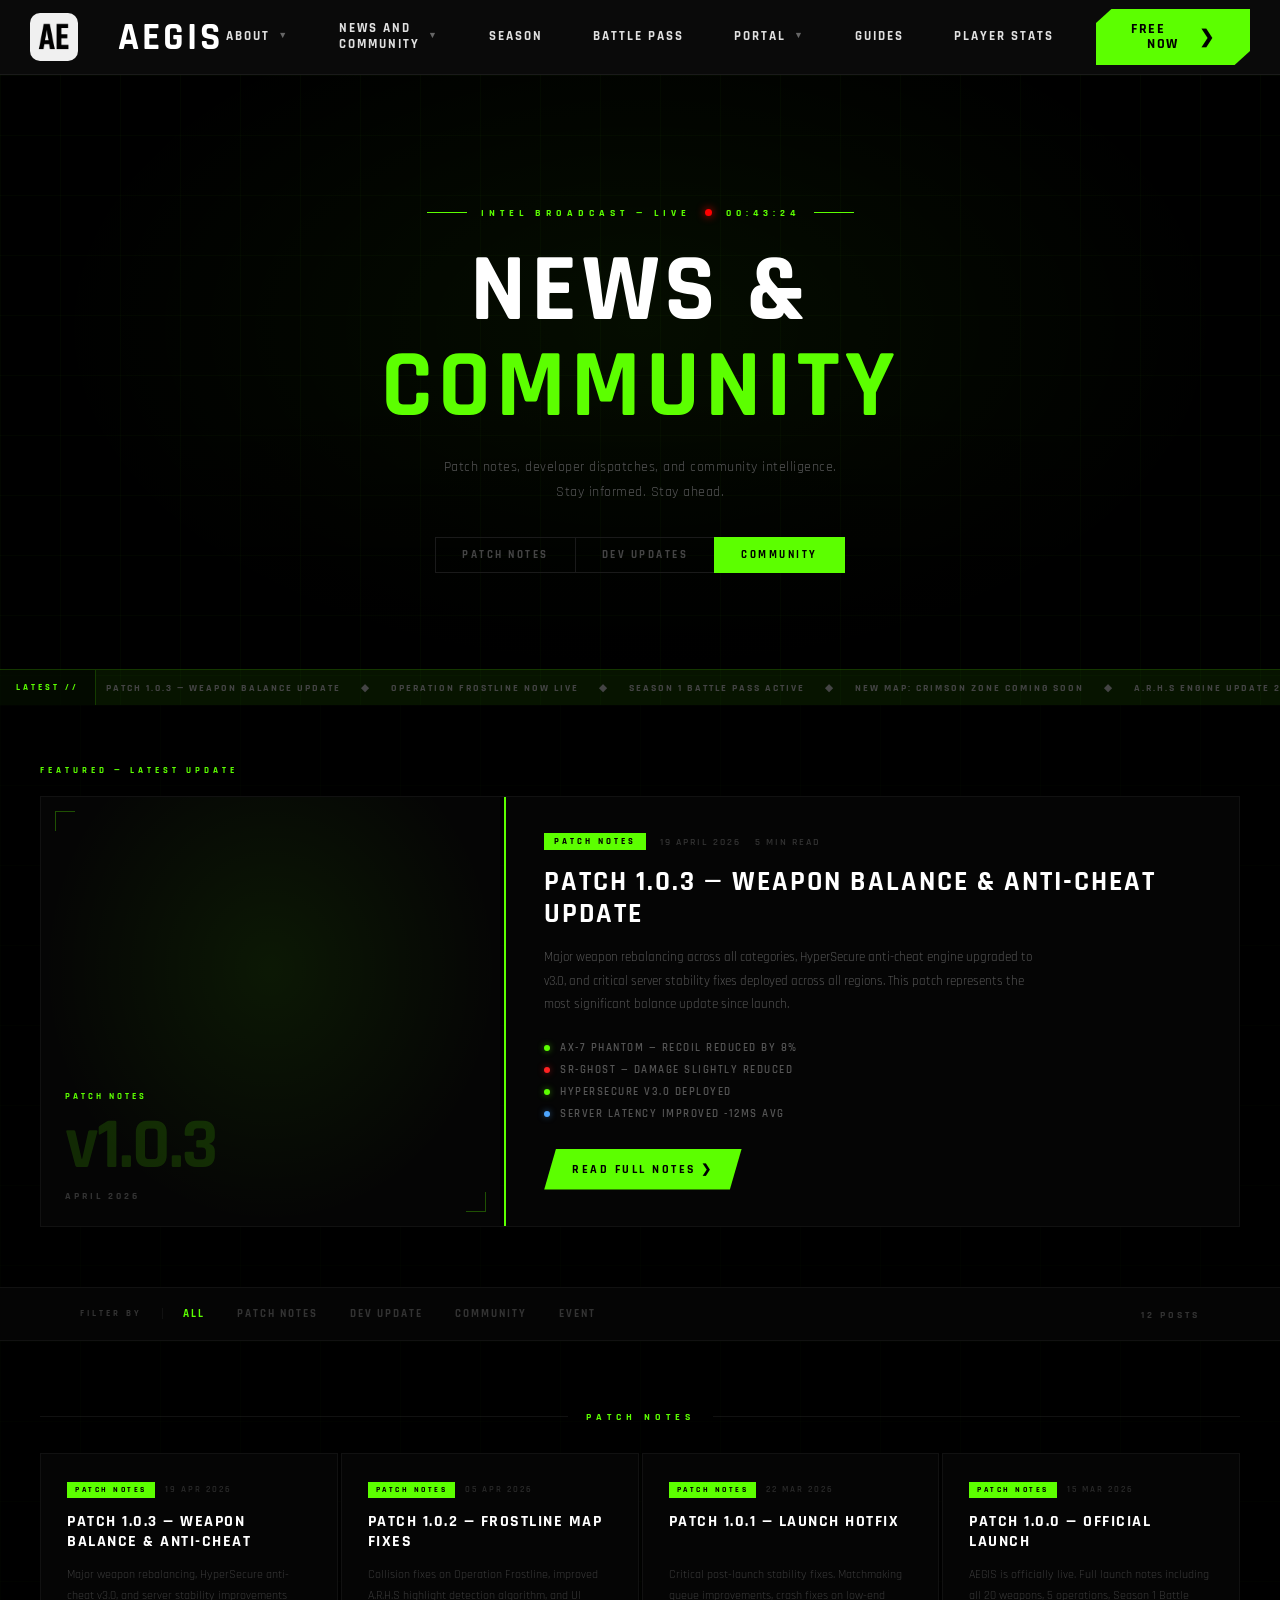
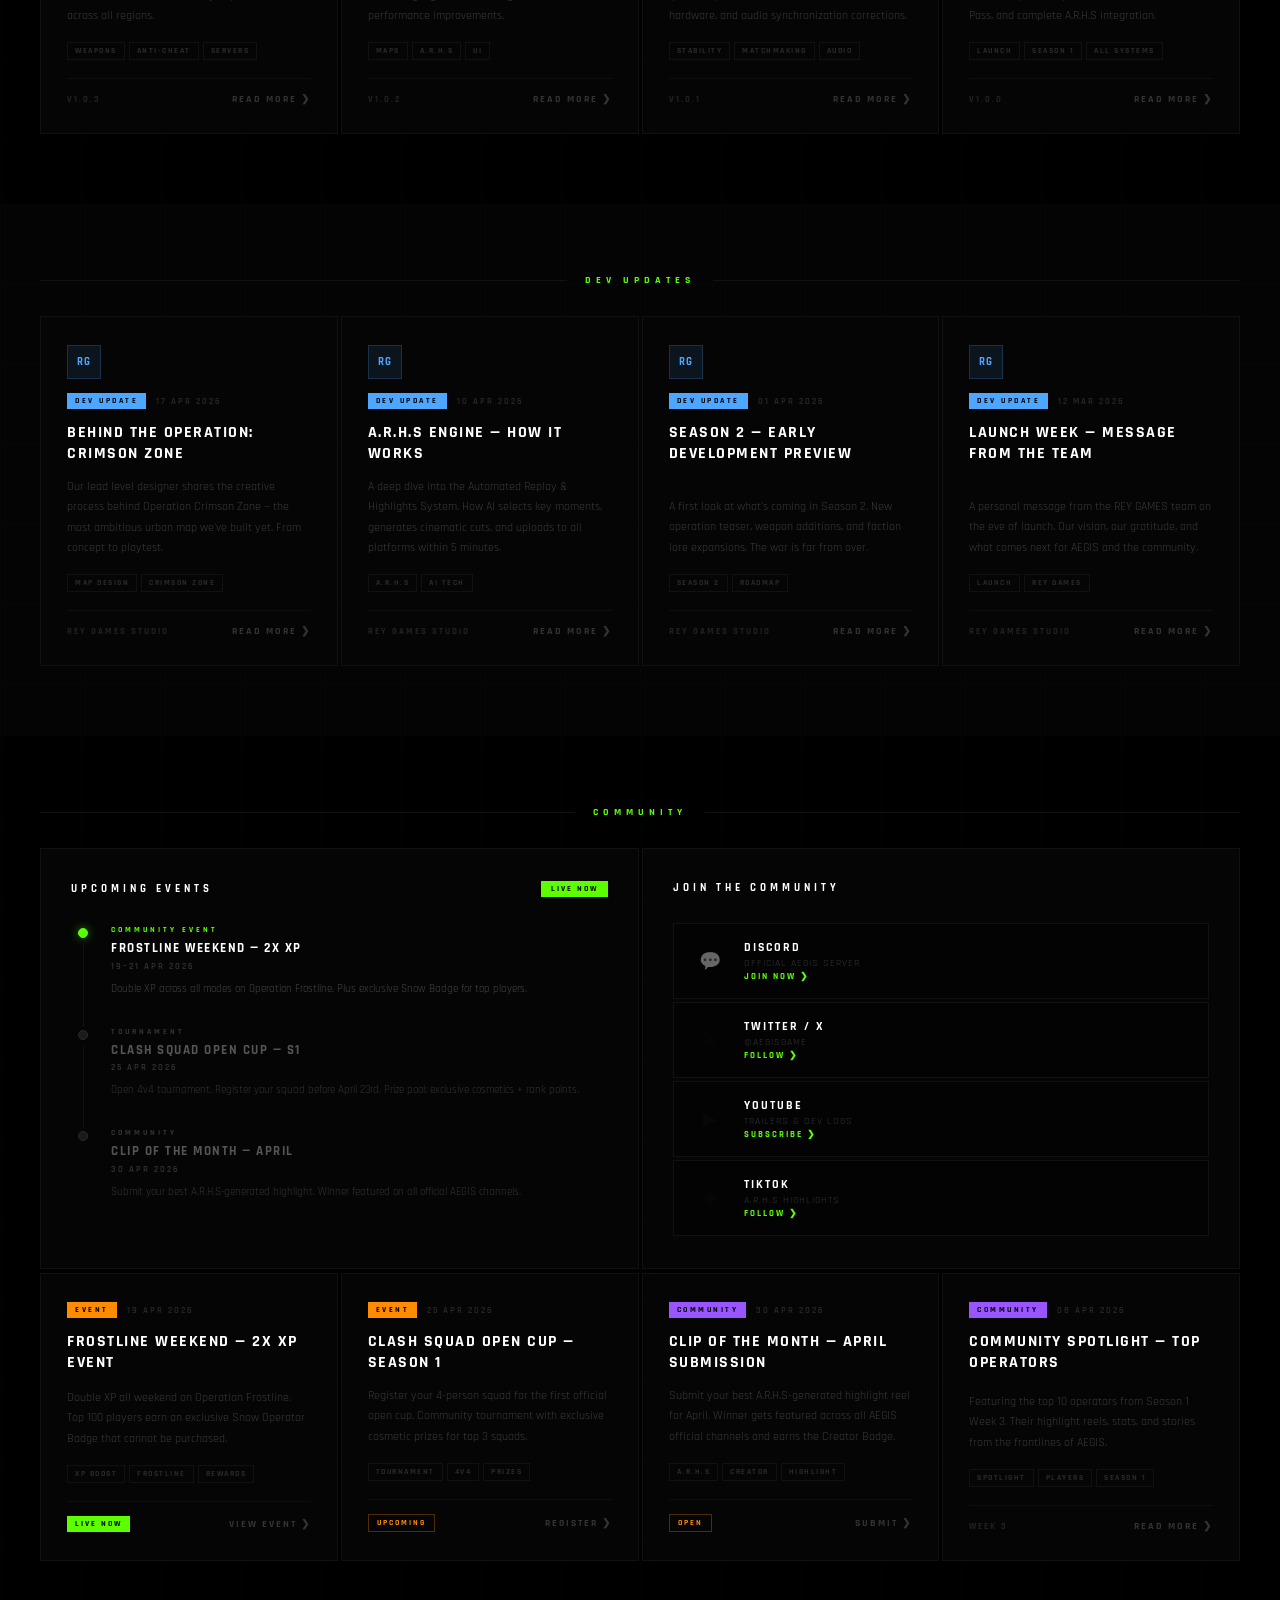
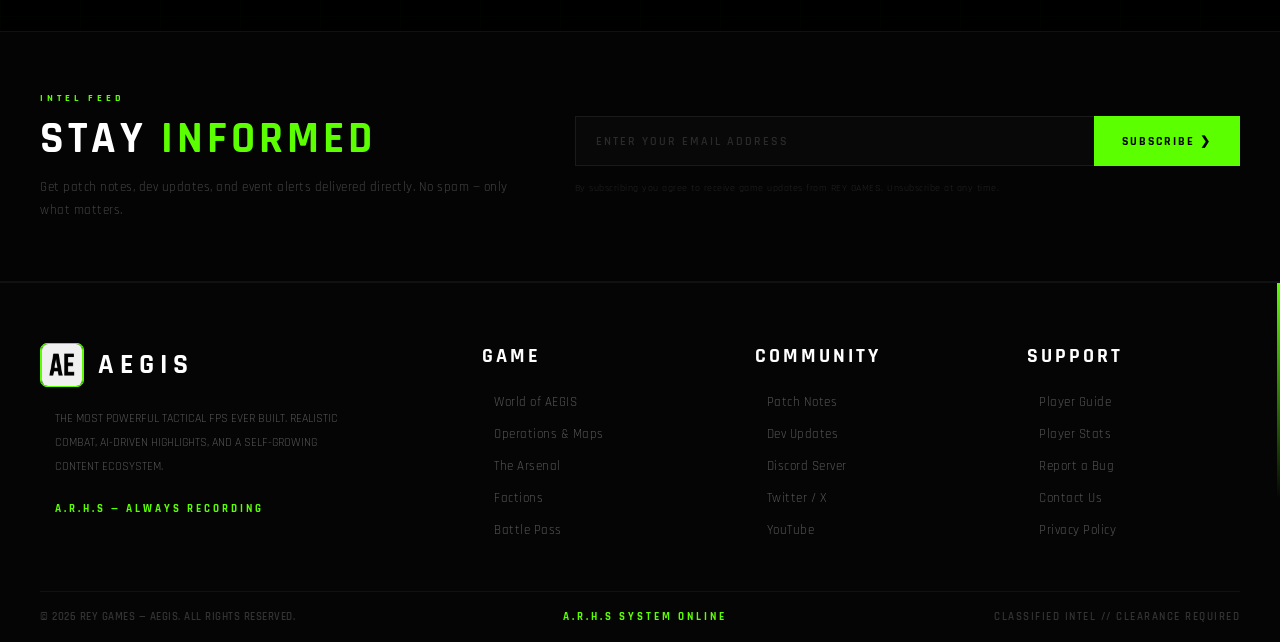
<file: news.html>
<!DOCTYPE html>
<html lang="en">
<head>
    <meta charset="UTF-8">
    <meta http-equiv="X-UA-Compatible" content="IE=edge">
    <meta name="viewport" content="width=1280, initial-scale=1.0, minimum-scale=0.1, maximum-scale=5.0">

    <title>NEWS & COMMUNITY | AEGIS</title>
    <meta name="description" content="Latest AEGIS patch notes, developer updates, and community news. Stay up to date with everything happening in the world of AEGIS.">
    <meta name="author" content="REY GAMES">
    <meta name="theme-color" content="#5cff00">

    <meta property="og:type" content="website">
    <meta property="og:title" content="AEGIS — News & Community">
    <meta property="og:description" content="Patch notes, dev updates, and community news for AEGIS tactical FPS.">
    <meta property="og:image" content="assets/image/image.png">

    <meta name="twitter:card" content="summary_large_image">
    <meta name="twitter:title" content="AEGIS — News & Community">
    <meta name="twitter:image" content="assets/image/image.png">

    <link rel="icon" type="image/png" href="assets/image/image.png">
    <link rel="apple-touch-icon" href="assets/image/image.png">
    <link href="https://fonts.googleapis.com/css2?family=Rajdhani:wght@500;600;700&display=swap" rel="stylesheet">
    <link rel="stylesheet" href="style.css">
    <link rel="stylesheet" href="news.css">
</head>
<body>

    <!-- ========== NAVBAR ========== -->
    <header class="main-navbar">
        <div class="brand-section">
            <img src="assets/image/image.png" alt="AEGIS Logo" class="brand-logo">
            <span class="divider"></span>
            <h1 class="brand-name">AEGIS</h1>
        </div>
        <nav class="nav-links">
            <ul>
                <li class="has-dropdown">
                    <a href="about.html">ABOUT <span class="dropdown-icon">▼</span></a>
                    <div class="mega-menu">
                        <div class="menu-column">
                            <h3>GAME INFO</h3>
                            <a href="#section-operations">World of AEGIS</a>
                            <a href="#">Operations & Maps</a>
                            <a href="#section-arsenal">The Arsenal</a>
                        </div>
                        <div class="menu-column">
                            <h3>FACTIONS</h3>
                            <a href="#section-factions">VOX — Vanguard Ops</a>
                            <a href="#section-factions">BFS — Black Falcon</a>
                            <a href="#section-factions">ILF — Iron Legion</a>
                        </div>
                    </div>
                </li>

                <li class="has-dropdown">
                    <a href="news.html">NEWS AND<br>COMMUNITY <span class="dropdown-icon">▼</span></a>
                    <div class="mega-menu">
                        <div class="menu-column">
                            <h3>LATEST</h3>
                            <a href="#">Patch Notes</a>
                            <a href="#">Dev Updates</a>
                        </div>
                        <div class="menu-column">
                            <h3>SOCIAL</h3>
                            <a href="#">Discord</a>
                            <a href="#">Twitter / X</a>
                        </div>
                    </div>
                </li>

                <li><a href="season.html">SEASON</a></li>
                <li><a href="battlepass.html">BATTLE PASS</a></li>

                <li class="has-dropdown">
                    <a href="portal.html">PORTAL <span class="dropdown-icon">▼</span></a>
                    <div class="mega-menu">
                        <div class="menu-column">
                            <h3>CUSTOM GAMES</h3>
                            <a href="#">Server Browser</a>
                            <a href="#">Create Experience</a>
                        </div>
                        <div class="menu-column">
                            <h3>HIGHLIGHTS</h3>
                            <a href="#section-arhs">A.R.H.S Center</a>
                            <a href="#">Clip Archive</a>
                        </div>
                    </div>
                </li>

                <li><a href="guides.html">GUIDES</a></li>
                <li><a href="playerstats.html">PLAYER STATS</a></li>
            </ul>
        </nav>
        <div class="action-section">
            <button class="buy-btn" onclick="window.location.href='index.html'">
                <span class="btn-text">FREE<br><span style="padding-left:16px">NOW</span></span>
                <span class="btn-arrow">❯</span>
            </button>
        </div>
        <button class="hamburger-btn" id="hamburgerBtn" aria-label="Open Menu">
            <span class="ham-bar"></span>
            <span class="ham-bar"></span>
            <span class="ham-bar"></span>
        </button>
    </header>

    <!-- Mobile Drawer -->
    <div class="mobile-drawer" id="mobileDrawer">
        <div class="drawer-overlay" id="drawerOverlay"></div>
        <nav class="drawer-nav">
            <div class="drawer-header">
                <span class="drawer-brand">AEGIS</span>
                <button class="drawer-close" id="drawerClose">✕</button>
            </div>
            <ul class="drawer-links">
                <li class="drawer-section-label">NEWS</li>
                <li><a href="#patch-notes">Patch Notes</a></li>
                <li><a href="#dev-updates">Dev Updates</a></li>
                <li><a href="#community">Community</a></li>
                <li class="drawer-section-label">NAVIGATE</li>
                <li><a href="index.html">Home</a></li>
                <li><a href="about.html">About</a></li>
                <li><a href="#">Discord</a></li>
                <li><a href="#">Twitter / X</a></li>
            </ul>
            <a href="index.html" class="drawer-play-btn">PLAY FREE NOW ❯</a>
        </nav>
    </div>

    <!-- ========== PAGE HERO ========== -->
    <section class="news-hero">
        <div class="news-hero-bg"></div>
        <div class="news-hero-overlay"></div>
        <div class="news-hero-grid-lines"></div>
        <div class="news-hero-content">
            <div class="news-hero-label">
                <span class="nhl-line"></span>
                <span class="nhl-text">INTEL BROADCAST — LIVE</span>
                <span class="nhl-dot"></span>
                <span class="nhl-text" id="newsLiveTime">00:00:00</span>
                <span class="nhl-line"></span>
            </div>
            <h1 class="news-hero-title">NEWS &<br><span class="news-green">COMMUNITY</span></h1>
            <p class="news-hero-desc">Patch notes, developer dispatches, and community intelligence.<br>Stay informed. Stay ahead.</p>
            <div class="news-hero-tabs">
                <a href="#patch-notes" class="nht active">PATCH NOTES</a>
                <a href="#dev-updates" class="nht">DEV UPDATES</a>
                <a href="#community" class="nht">COMMUNITY</a>
            </div>
        </div>
        <div class="news-hero-ticker">
            <span class="nht-label">LATEST //</span>
            <div class="nht-track">
                <span>PATCH 1.0.3 — WEAPON BALANCE UPDATE &nbsp;&nbsp;&nbsp; ◆ &nbsp;&nbsp;&nbsp; OPERATION FROSTLINE NOW LIVE &nbsp;&nbsp;&nbsp; ◆ &nbsp;&nbsp;&nbsp; SEASON 1 BATTLE PASS ACTIVE &nbsp;&nbsp;&nbsp; ◆ &nbsp;&nbsp;&nbsp; NEW MAP: CRIMSON ZONE COMING SOON &nbsp;&nbsp;&nbsp; ◆ &nbsp;&nbsp;&nbsp; A.R.H.S ENGINE UPDATE 2.1 &nbsp;&nbsp;&nbsp; ◆ &nbsp;&nbsp;&nbsp; ANTI-CHEAT HYPERSECURE V3 DEPLOYED &nbsp;&nbsp;&nbsp; ◆ &nbsp;&nbsp;&nbsp;</span>
                <span>PATCH 1.0.3 — WEAPON BALANCE UPDATE &nbsp;&nbsp;&nbsp; ◆ &nbsp;&nbsp;&nbsp; OPERATION FROSTLINE NOW LIVE &nbsp;&nbsp;&nbsp; ◆ &nbsp;&nbsp;&nbsp; SEASON 1 BATTLE PASS ACTIVE &nbsp;&nbsp;&nbsp; ◆ &nbsp;&nbsp;&nbsp; NEW MAP: CRIMSON ZONE COMING SOON &nbsp;&nbsp;&nbsp; ◆ &nbsp;&nbsp;&nbsp; A.R.H.S ENGINE UPDATE 2.1 &nbsp;&nbsp;&nbsp; ◆ &nbsp;&nbsp;&nbsp; ANTI-CHEAT HYPERSECURE V3 DEPLOYED &nbsp;&nbsp;&nbsp; ◆ &nbsp;&nbsp;&nbsp;</span>
            </div>
        </div>
    </section>

    <!-- ========== FEATURED POST ========== -->
    <section class="news-featured">
        <div class="nf-inner">
            <div class="nf-badge">FEATURED — LATEST UPDATE</div>
            <div class="nf-grid">
                <div class="nf-visual">
                    <div class="nf-vis-bg"></div>
                    <div class="nf-vis-corner tl"></div>
                    <div class="nf-vis-corner br"></div>
                    <div class="nf-vis-content">
                        <div class="nf-vis-tag">PATCH NOTES</div>
                        <div class="nf-vis-version">v1.0.3</div>
                        <div class="nf-vis-date">APRIL 2026</div>
                    </div>
                </div>
                <div class="nf-info">
                    <div class="nf-meta">
                        <span class="nf-cat patch">PATCH NOTES</span>
                        <span class="nf-date">19 APRIL 2026</span>
                        <span class="nf-read">5 MIN READ</span>
                    </div>
                    <h2 class="nf-title">PATCH 1.0.3 — WEAPON BALANCE & ANTI-CHEAT UPDATE</h2>
                    <p class="nf-desc">Major weapon rebalancing across all categories, HyperSecure anti-cheat engine upgraded to v3.0, and critical server stability fixes deployed across all regions. This patch represents the most significant balance update since launch.</p>
                    <div class="nf-highlights">
                        <div class="nf-hl"><span class="nfhl-dot green"></span>AX-7 PHANTOM — Recoil reduced by 8%</div>
                        <div class="nf-hl"><span class="nfhl-dot red"></span>SR-GHOST — Damage slightly reduced</div>
                        <div class="nf-hl"><span class="nfhl-dot green"></span>HYPERSECURE v3.0 deployed</div>
                        <div class="nf-hl"><span class="nfhl-dot blue"></span>Server latency improved -12ms avg</div>
                    </div>
                    <a href="#patch-notes" class="nf-read-btn">READ FULL NOTES ❯</a>
                </div>
            </div>
        </div>
    </section>

    <!-- ========== FILTER BAR ========== -->
    <div class="news-filter-bar">
        <div class="nfb-inner">
            <div class="nfb-left">
                <span class="nfb-label">FILTER BY</span>
                <button class="nfb-btn active" data-filter="all">ALL</button>
                <button class="nfb-btn" data-filter="patch">PATCH NOTES</button>
                <button class="nfb-btn" data-filter="dev">DEV UPDATE</button>
                <button class="nfb-btn" data-filter="community">COMMUNITY</button>
                <button class="nfb-btn" data-filter="event">EVENT</button>
            </div>
            <div class="nfb-right">
                <span class="nfb-count" id="postCount">12 POSTS</span>
            </div>
        </div>
    </div>

    <!-- ========== PATCH NOTES ========== -->
    <section class="news-section" id="patch-notes">
        <div class="ns-header">
            <div class="ns-label-row">
                <span class="ns-line"></span>
                <span class="ns-tag">PATCH NOTES</span>
                <span class="ns-line"></span>
            </div>
        </div>

        <div class="news-grid" id="newsGrid">

            <!-- Patch 1.0.3 -->
            <article class="news-card" data-cat="patch">
                <div class="nc-top-line green-line"></div>
                <div class="nc-meta">
                    <span class="nc-cat patch">PATCH NOTES</span>
                    <span class="nc-date">19 APR 2026</span>
                </div>
                <h3 class="nc-title">PATCH 1.0.3 — WEAPON BALANCE & ANTI-CHEAT</h3>
                <p class="nc-desc">Major weapon rebalancing, HyperSecure anti-cheat v3.0, and server stability improvements across all regions.</p>
                <div class="nc-tags">
                    <span class="nctag">WEAPONS</span>
                    <span class="nctag">ANTI-CHEAT</span>
                    <span class="nctag">SERVERS</span>
                </div>
                <div class="nc-footer">
                    <span class="nc-version">v1.0.3</span>
                    <a href="#" class="nc-read">READ MORE ❯</a>
                </div>
            </article>

            <!-- Patch 1.0.2 -->
            <article class="news-card" data-cat="patch">
                <div class="nc-top-line green-line"></div>
                <div class="nc-meta">
                    <span class="nc-cat patch">PATCH NOTES</span>
                    <span class="nc-date">05 APR 2026</span>
                </div>
                <h3 class="nc-title">PATCH 1.0.2 — FROSTLINE MAP FIXES</h3>
                <p class="nc-desc">Collision fixes on Operation Frostline, improved A.R.H.S highlight detection algorithm, and UI performance improvements.</p>
                <div class="nc-tags">
                    <span class="nctag">MAPS</span>
                    <span class="nctag">A.R.H.S</span>
                    <span class="nctag">UI</span>
                </div>
                <div class="nc-footer">
                    <span class="nc-version">v1.0.2</span>
                    <a href="#" class="nc-read">READ MORE ❯</a>
                </div>
            </article>

            <!-- Patch 1.0.1 -->
            <article class="news-card" data-cat="patch">
                <div class="nc-top-line green-line"></div>
                <div class="nc-meta">
                    <span class="nc-cat patch">PATCH NOTES</span>
                    <span class="nc-date">22 MAR 2026</span>
                </div>
                <h3 class="nc-title">PATCH 1.0.1 — LAUNCH HOTFIX</h3>
                <p class="nc-desc">Critical post-launch stability fixes. Matchmaking queue improvements, crash fixes on low-end hardware, and audio synchronization corrections.</p>
                <div class="nc-tags">
                    <span class="nctag">STABILITY</span>
                    <span class="nctag">MATCHMAKING</span>
                    <span class="nctag">AUDIO</span>
                </div>
                <div class="nc-footer">
                    <span class="nc-version">v1.0.1</span>
                    <a href="#" class="nc-read">READ MORE ❯</a>
                </div>
            </article>

            <!-- Patch 1.0.0 -->
            <article class="news-card" data-cat="patch">
                <div class="nc-top-line green-line"></div>
                <div class="nc-meta">
                    <span class="nc-cat patch">PATCH NOTES</span>
                    <span class="nc-date">15 MAR 2026</span>
                </div>
                <h3 class="nc-title">PATCH 1.0.0 — OFFICIAL LAUNCH</h3>
                <p class="nc-desc">AEGIS is officially live. Full launch notes including all 20 weapons, 5 operations, Season 1 Battle Pass, and complete A.R.H.S integration.</p>
                <div class="nc-tags">
                    <span class="nctag">LAUNCH</span>
                    <span class="nctag">SEASON 1</span>
                    <span class="nctag">ALL SYSTEMS</span>
                </div>
                <div class="nc-footer">
                    <span class="nc-version">v1.0.0</span>
                    <a href="#" class="nc-read">READ MORE ❯</a>
                </div>
            </article>

        </div>
    </section>

    <!-- ========== DEV UPDATES ========== -->
    <section class="news-section news-section-dark" id="dev-updates">
        <div class="ns-header">
            <div class="ns-label-row">
                <span class="ns-line"></span>
                <span class="ns-tag">DEV UPDATES</span>
                <span class="ns-line"></span>
            </div>
        </div>

        <div class="news-grid">

            <!-- Dev Update 3 -->
            <article class="news-card news-card-dev" data-cat="dev">
                <div class="nc-top-line blue-line"></div>
                <div class="nc-dev-avatar">RG</div>
                <div class="nc-meta">
                    <span class="nc-cat dev">DEV UPDATE</span>
                    <span class="nc-date">17 APR 2026</span>
                </div>
                <h3 class="nc-title">BEHIND THE OPERATION: CRIMSON ZONE</h3>
                <p class="nc-desc">Our lead level designer shares the creative process behind Operation Crimson Zone — the most ambitious urban map we've built yet. From concept to playtest.</p>
                <div class="nc-tags">
                    <span class="nctag">MAP DESIGN</span>
                    <span class="nctag">CRIMSON ZONE</span>
                </div>
                <div class="nc-footer">
                    <span class="nc-author">REY GAMES STUDIO</span>
                    <a href="#" class="nc-read">READ MORE ❯</a>
                </div>
            </article>

            <!-- Dev Update 2 -->
            <article class="news-card news-card-dev" data-cat="dev">
                <div class="nc-top-line blue-line"></div>
                <div class="nc-dev-avatar">RG</div>
                <div class="nc-meta">
                    <span class="nc-cat dev">DEV UPDATE</span>
                    <span class="nc-date">10 APR 2026</span>
                </div>
                <h3 class="nc-title">A.R.H.S ENGINE — HOW IT WORKS</h3>
                <p class="nc-desc">A deep dive into the Automated Replay & Highlights System. How AI selects key moments, generates cinematic cuts, and uploads to all platforms within 5 minutes.</p>
                <div class="nc-tags">
                    <span class="nctag">A.R.H.S</span>
                    <span class="nctag">AI TECH</span>
                </div>
                <div class="nc-footer">
                    <span class="nc-author">REY GAMES STUDIO</span>
                    <a href="#" class="nc-read">READ MORE ❯</a>
                </div>
            </article>

            <!-- Dev Update 1 -->
            <article class="news-card news-card-dev" data-cat="dev">
                <div class="nc-top-line blue-line"></div>
                <div class="nc-dev-avatar">RG</div>
                <div class="nc-meta">
                    <span class="nc-cat dev">DEV UPDATE</span>
                    <span class="nc-date">01 APR 2026</span>
                </div>
                <h3 class="nc-title">SEASON 2 — EARLY DEVELOPMENT PREVIEW</h3>
                <p class="nc-desc">A first look at what's coming in Season 2. New operation teaser, weapon additions, and faction lore expansions. The war is far from over.</p>
                <div class="nc-tags">
                    <span class="nctag">SEASON 2</span>
                    <span class="nctag">ROADMAP</span>
                </div>
                <div class="nc-footer">
                    <span class="nc-author">REY GAMES STUDIO</span>
                    <a href="#" class="nc-read">READ MORE ❯</a>
                </div>
            </article>

            <!-- Dev Update 0 -->
            <article class="news-card news-card-dev" data-cat="dev">
                <div class="nc-top-line blue-line"></div>
                <div class="nc-dev-avatar">RG</div>
                <div class="nc-meta">
                    <span class="nc-cat dev">DEV UPDATE</span>
                    <span class="nc-date">12 MAR 2026</span>
                </div>
                <h3 class="nc-title">LAUNCH WEEK — MESSAGE FROM THE TEAM</h3>
                <p class="nc-desc">A personal message from the REY GAMES team on the eve of launch. Our vision, our gratitude, and what comes next for AEGIS and the community.</p>
                <div class="nc-tags">
                    <span class="nctag">LAUNCH</span>
                    <span class="nctag">REY GAMES</span>
                </div>
                <div class="nc-footer">
                    <span class="nc-author">REY GAMES STUDIO</span>
                    <a href="#" class="nc-read">READ MORE ❯</a>
                </div>
            </article>

        </div>
    </section>

    <!-- ========== COMMUNITY ========== -->
    <section class="news-section" id="community">
        <div class="ns-header">
            <div class="ns-label-row">
                <span class="ns-line"></span>
                <span class="ns-tag">COMMUNITY</span>
                <span class="ns-line"></span>
            </div>
        </div>

        <div class="community-grid">

            <!-- Events -->
            <div class="comm-events">
                <div class="ce-header">
                    <span class="ce-title">UPCOMING EVENTS</span>
                    <span class="ce-badge live">LIVE NOW</span>
                </div>

                <div class="ce-item active">
                    <div class="cei-left">
                        <div class="cei-dot active-dot"></div>
                        <div class="cei-vline"></div>
                    </div>
                    <div class="cei-content">
                        <div class="cei-tag event">COMMUNITY EVENT</div>
                        <div class="cei-name">FROSTLINE WEEKEND — 2X XP</div>
                        <div class="cei-date">19–21 APR 2026</div>
                        <div class="cei-desc">Double XP across all modes on Operation Frostline. Plus exclusive Snow Badge for top players.</div>
                    </div>
                </div>

                <div class="ce-item">
                    <div class="cei-left">
                        <div class="cei-dot"></div>
                        <div class="cei-vline"></div>
                    </div>
                    <div class="cei-content">
                        <div class="cei-tag">TOURNAMENT</div>
                        <div class="cei-name">CLASH SQUAD OPEN CUP — S1</div>
                        <div class="cei-date">25 APR 2026</div>
                        <div class="cei-desc">Open 4v4 tournament. Register your squad before April 23rd. Prize pool: exclusive cosmetics + rank points.</div>
                    </div>
                </div>

                <div class="ce-item">
                    <div class="cei-left">
                        <div class="cei-dot"></div>
                    </div>
                    <div class="cei-content">
                        <div class="cei-tag">COMMUNITY</div>
                        <div class="cei-name">CLIP OF THE MONTH — APRIL</div>
                        <div class="cei-date">30 APR 2026</div>
                        <div class="cei-desc">Submit your best A.R.H.S-generated highlight. Winner featured on all official AEGIS channels.</div>
                    </div>
                </div>
            </div>

            <!-- Social links -->
            <div class="comm-social">
                <div class="cs-header">JOIN THE COMMUNITY</div>
                <div class="cs-cards">

                    <a href="#" class="cs-card cs-discord">
                        <div class="csc-icon">💬</div>
                        <div class="csc-info">
                            <div class="csc-name">DISCORD</div>
                            <div class="csc-sub">Official AEGIS Server</div>
                            <div class="csc-members">JOIN NOW ❯</div>
                        </div>
                        <div class="csc-arrow">❯</div>
                    </a>

                    <a href="#" class="cs-card cs-twitter">
                        <div class="csc-icon">𝕏</div>
                        <div class="csc-info">
                            <div class="csc-name">TWITTER / X</div>
                            <div class="csc-sub">@AEGISgame</div>
                            <div class="csc-members">FOLLOW ❯</div>
                        </div>
                        <div class="csc-arrow">❯</div>
                    </a>

                    <a href="#" class="cs-card cs-youtube">
                        <div class="csc-icon">▶</div>
                        <div class="csc-info">
                            <div class="csc-name">YOUTUBE</div>
                            <div class="csc-sub">Trailers & Dev Logs</div>
                            <div class="csc-members">SUBSCRIBE ❯</div>
                        </div>
                        <div class="csc-arrow">❯</div>
                    </a>

                    <a href="#" class="cs-card cs-tiktok">
                        <div class="csc-icon">◈</div>
                        <div class="csc-info">
                            <div class="csc-name">TIKTOK</div>
                            <div class="csc-sub">A.R.H.S Highlights</div>
                            <div class="csc-members">FOLLOW ❯</div>
                        </div>
                        <div class="csc-arrow">❯</div>
                    </a>

                </div>
            </div>

        </div>

        <!-- Community event cards -->
        <div class="news-grid" style="margin-top: 4px;">
            <article class="news-card" data-cat="event">
                <div class="nc-top-line orange-line"></div>
                <div class="nc-meta">
                    <span class="nc-cat event">EVENT</span>
                    <span class="nc-date">19 APR 2026</span>
                </div>
                <h3 class="nc-title">FROSTLINE WEEKEND — 2X XP EVENT</h3>
                <p class="nc-desc">Double XP all weekend on Operation Frostline. Top 100 players earn an exclusive Snow Operator Badge that cannot be purchased.</p>
                <div class="nc-tags">
                    <span class="nctag">XP BOOST</span>
                    <span class="nctag">FROSTLINE</span>
                    <span class="nctag">REWARDS</span>
                </div>
                <div class="nc-footer">
                    <span class="nc-live-badge">LIVE NOW</span>
                    <a href="#" class="nc-read">VIEW EVENT ❯</a>
                </div>
            </article>

            <article class="news-card" data-cat="event">
                <div class="nc-top-line orange-line"></div>
                <div class="nc-meta">
                    <span class="nc-cat event">EVENT</span>
                    <span class="nc-date">25 APR 2026</span>
                </div>
                <h3 class="nc-title">CLASH SQUAD OPEN CUP — SEASON 1</h3>
                <p class="nc-desc">Register your 4-person squad for the first official open cup. Community tournament with exclusive cosmetic prizes for top 3 squads.</p>
                <div class="nc-tags">
                    <span class="nctag">TOURNAMENT</span>
                    <span class="nctag">4v4</span>
                    <span class="nctag">PRIZES</span>
                </div>
                <div class="nc-footer">
                    <span class="nc-upcoming-badge">UPCOMING</span>
                    <a href="#" class="nc-read">REGISTER ❯</a>
                </div>
            </article>

            <article class="news-card" data-cat="community">
                <div class="nc-top-line purple-line"></div>
                <div class="nc-meta">
                    <span class="nc-cat community">COMMUNITY</span>
                    <span class="nc-date">30 APR 2026</span>
                </div>
                <h3 class="nc-title">CLIP OF THE MONTH — APRIL SUBMISSION</h3>
                <p class="nc-desc">Submit your best A.R.H.S-generated highlight reel for April. Winner gets featured across all AEGIS official channels and earns the Creator Badge.</p>
                <div class="nc-tags">
                    <span class="nctag">A.R.H.S</span>
                    <span class="nctag">CREATOR</span>
                    <span class="nctag">HIGHLIGHT</span>
                </div>
                <div class="nc-footer">
                    <span class="nc-upcoming-badge">OPEN</span>
                    <a href="#" class="nc-read">SUBMIT ❯</a>
                </div>
            </article>

            <article class="news-card" data-cat="community">
                <div class="nc-top-line purple-line"></div>
                <div class="nc-meta">
                    <span class="nc-cat community">COMMUNITY</span>
                    <span class="nc-date">08 APR 2026</span>
                </div>
                <h3 class="nc-title">COMMUNITY SPOTLIGHT — TOP OPERATORS</h3>
                <p class="nc-desc">Featuring the top 10 operators from Season 1 Week 3. Their highlight reels, stats, and stories from the frontlines of AEGIS.</p>
                <div class="nc-tags">
                    <span class="nctag">SPOTLIGHT</span>
                    <span class="nctag">PLAYERS</span>
                    <span class="nctag">SEASON 1</span>
                </div>
                <div class="nc-footer">
                    <span class="nc-version">WEEK 3</span>
                    <a href="#" class="nc-read">READ MORE ❯</a>
                </div>
            </article>

        </div>
    </section>

    <!-- ========== NEWSLETTER ========== -->
    <section class="news-newsletter">
        <div class="nnl-inner">
            <div class="nnl-left">
                <div class="nnl-tag">INTEL FEED</div>
                <h2 class="nnl-title">STAY <span class="news-green">INFORMED</span></h2>
                <p class="nnl-desc">Get patch notes, dev updates, and event alerts delivered directly. No spam — only what matters.</p>
            </div>
            <div class="nnl-right">
                <div class="nnl-form">
                    <input type="email" class="nnl-input" placeholder="ENTER YOUR EMAIL ADDRESS">
                    <button class="nnl-btn">SUBSCRIBE ❯</button>
                </div>
                <p class="nnl-note">By subscribing you agree to receive game updates from REY GAMES. Unsubscribe at any time.</p>
            </div>
        </div>
    </section>

    <!-- ========== FOOTER ========== -->
    <footer class="aegis-footer-main">
        <div class="footer-side-accent"></div>
        <div class="footer-container">
            <div class="footer-grid">
                <div class="footer-col brand-col">
                    <div class="footer-brand-row">
                        <div class="footer-brand-icon"><img src="assets/image/image.png" alt="AEG" class="footer-brand-icon"></div>
                        <h2 class="footer-logo">AEGIS</h2>
                    </div>
                    <p class="footer-brand-desc">The most powerful tactical FPS ever built. Realistic combat, AI-driven highlights, and a self-growing content ecosystem.</p>
                    <span class="footer-tagline">A.R.H.S — ALWAYS RECORDING</span>
                </div>
                <div class="footer-col">
                    <h3>GAME</h3>
                    <ul>
                        <li><a href="about.html#world" style="margin-left:12px">World of AEGIS</a></li>
                        <li><a href="about.html#operations" style="margin-left:12px">Operations & Maps</a></li>
                        <li><a href="index.html#section-arsenal" style="margin-left:12px">The Arsenal</a></li>
                        <li><a href="about.html#factions" style="margin-left:12px">Factions</a></li>
                        <li><a href="index.html#section-battlepass" style="margin-left:12px">Battle Pass</a></li>
                    </ul>
                </div>
                <div class="footer-col">
                    <h3>COMMUNITY</h3>
                    <ul>
                        <li><a href="news.html#patch-notes" style="margin-left:12px">Patch Notes</a></li>
                        <li><a href="news.html#dev-updates" style="margin-left:12px">Dev Updates</a></li>
                        <li><a href="#" style="margin-left:12px">Discord Server</a></li>
                        <li><a href="#" style="margin-left:12px">Twitter / X</a></li>
                        <li><a href="#" style="margin-left:12px">YouTube</a></li>
                    </ul>
                </div>
                <div class="footer-col">
                    <h3>SUPPORT</h3>
                    <ul>
                        <li><a href="#" style="margin-left:12px">Player Guide</a></li>
                        <li><a href="#" style="margin-left:12px">Player Stats</a></li>
                        <li><a href="#" style="margin-left:12px">Report a Bug</a></li>
                        <li><a href="#" style="margin-left:12px">Contact Us</a></li>
                        <li><a href="#" style="margin-left:12px">Privacy Policy</a></li>
                    </ul>
                </div>
            </div>
            <hr class="footer-divider">
            <div class="footer-bottom">
                <p class="copyright">&copy; 2026 REY GAMES — AEGIS. ALL RIGHTS RESERVED.</p>
                <span class="footer-sys-status">A.R.H.S SYSTEM ONLINE</span>
                <span class="footer-classified">CLASSIFIED INTEL // CLEARANCE REQUIRED</span>
            </div>
        </div>
    </footer>

    <script src="script.js"></script>
    <script src="news.js"></script>
</body>
</html>
</file>
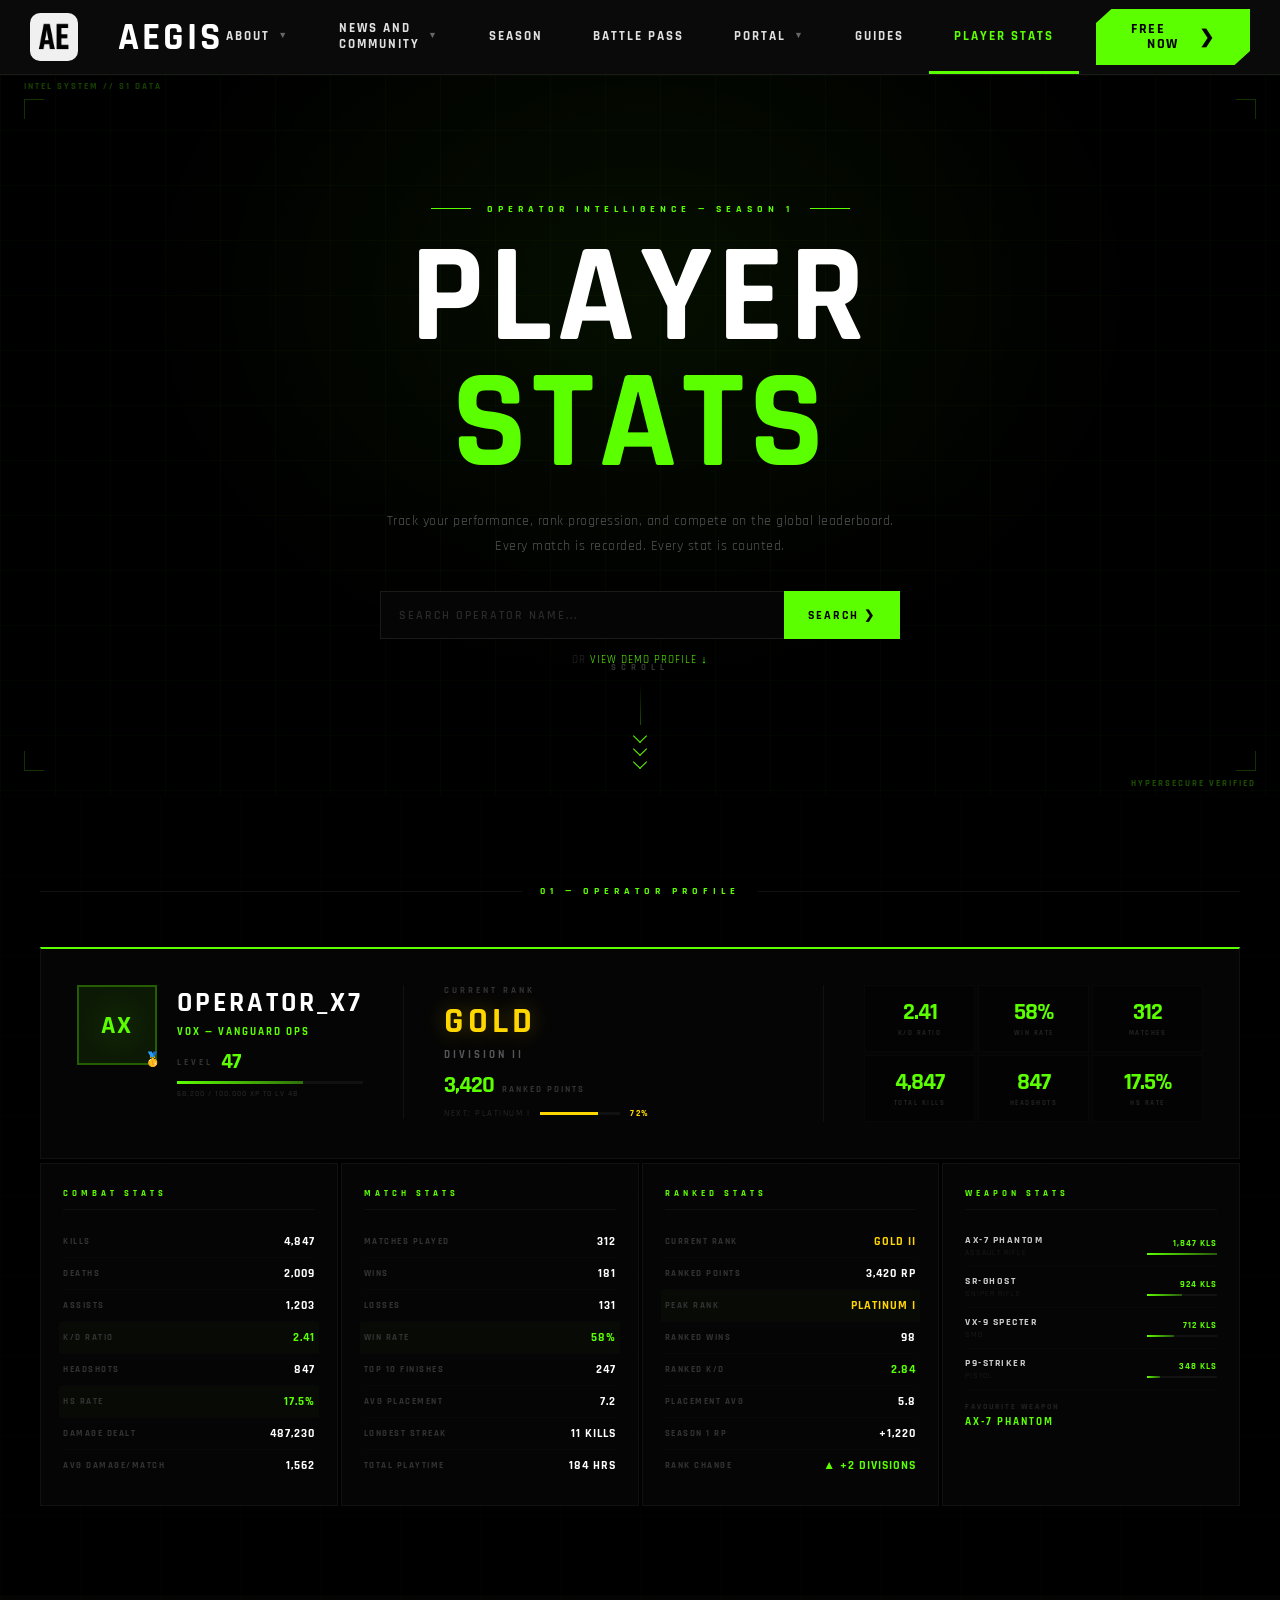
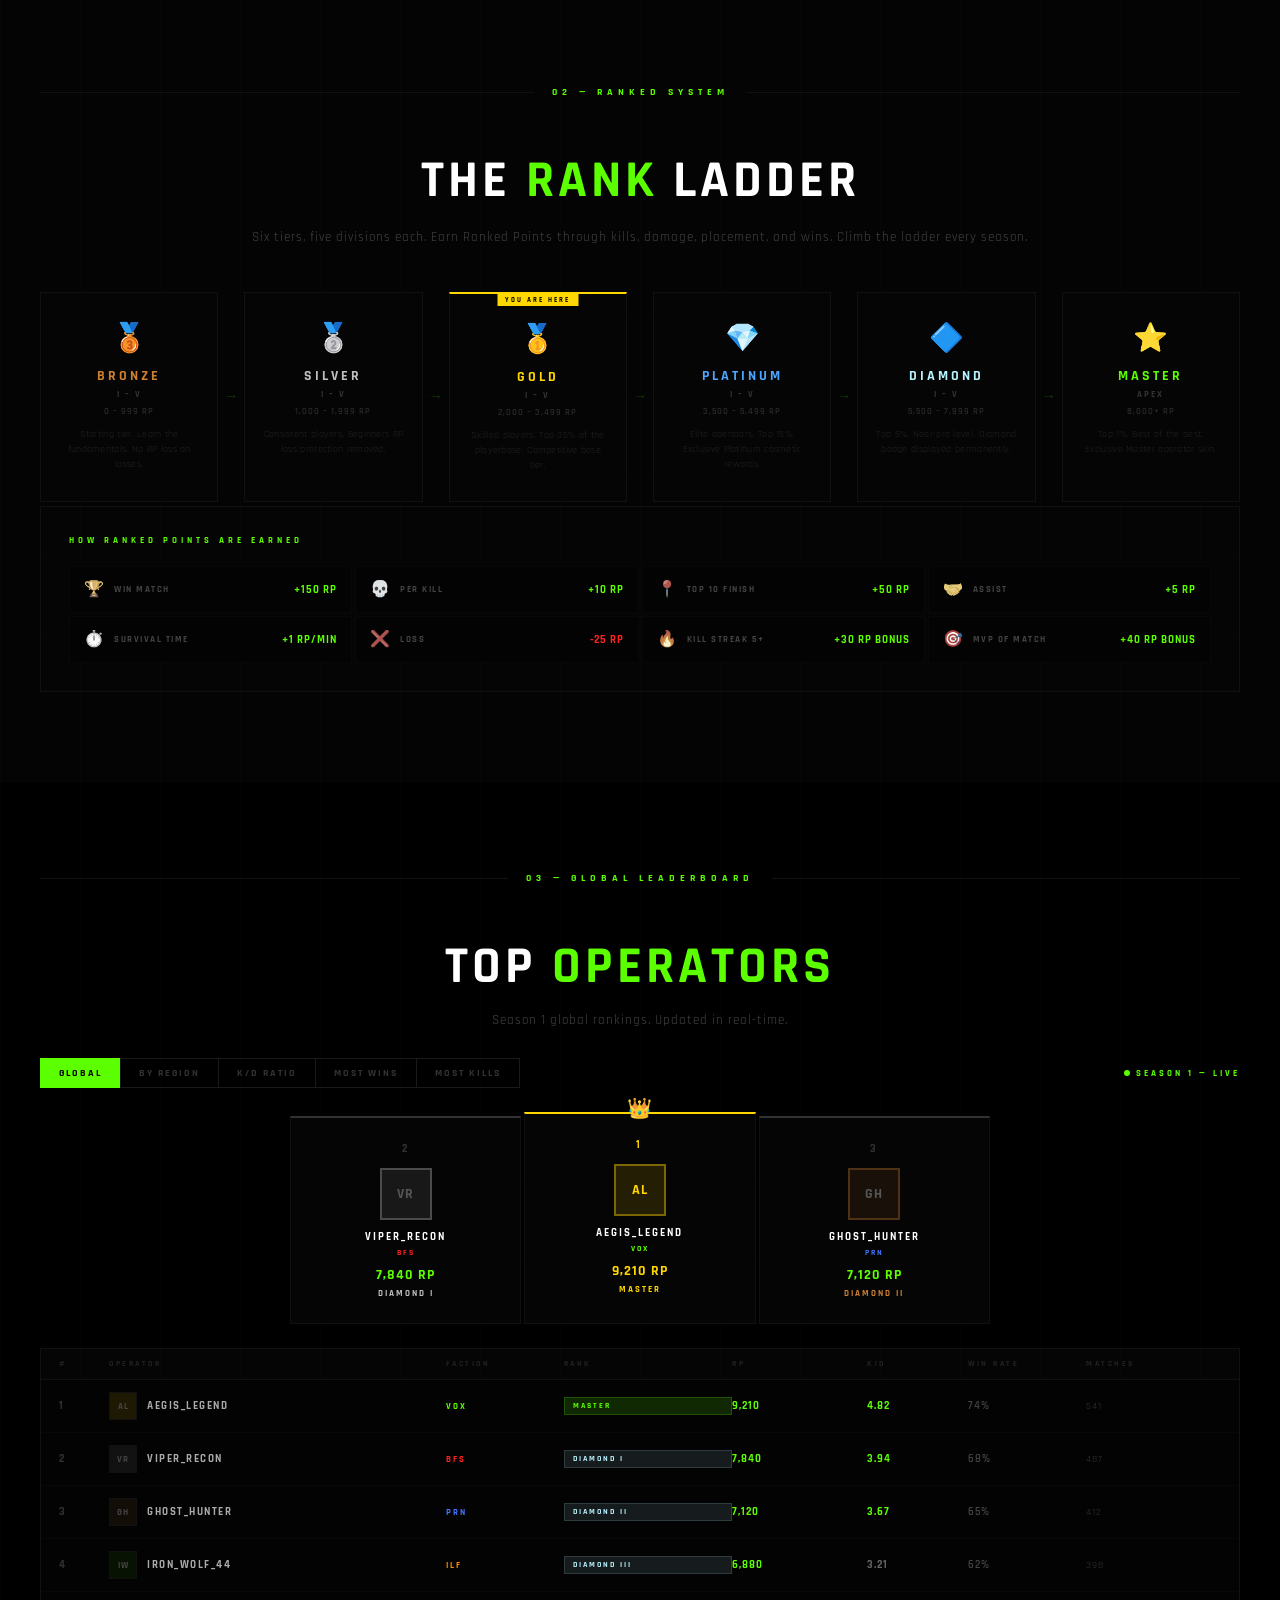
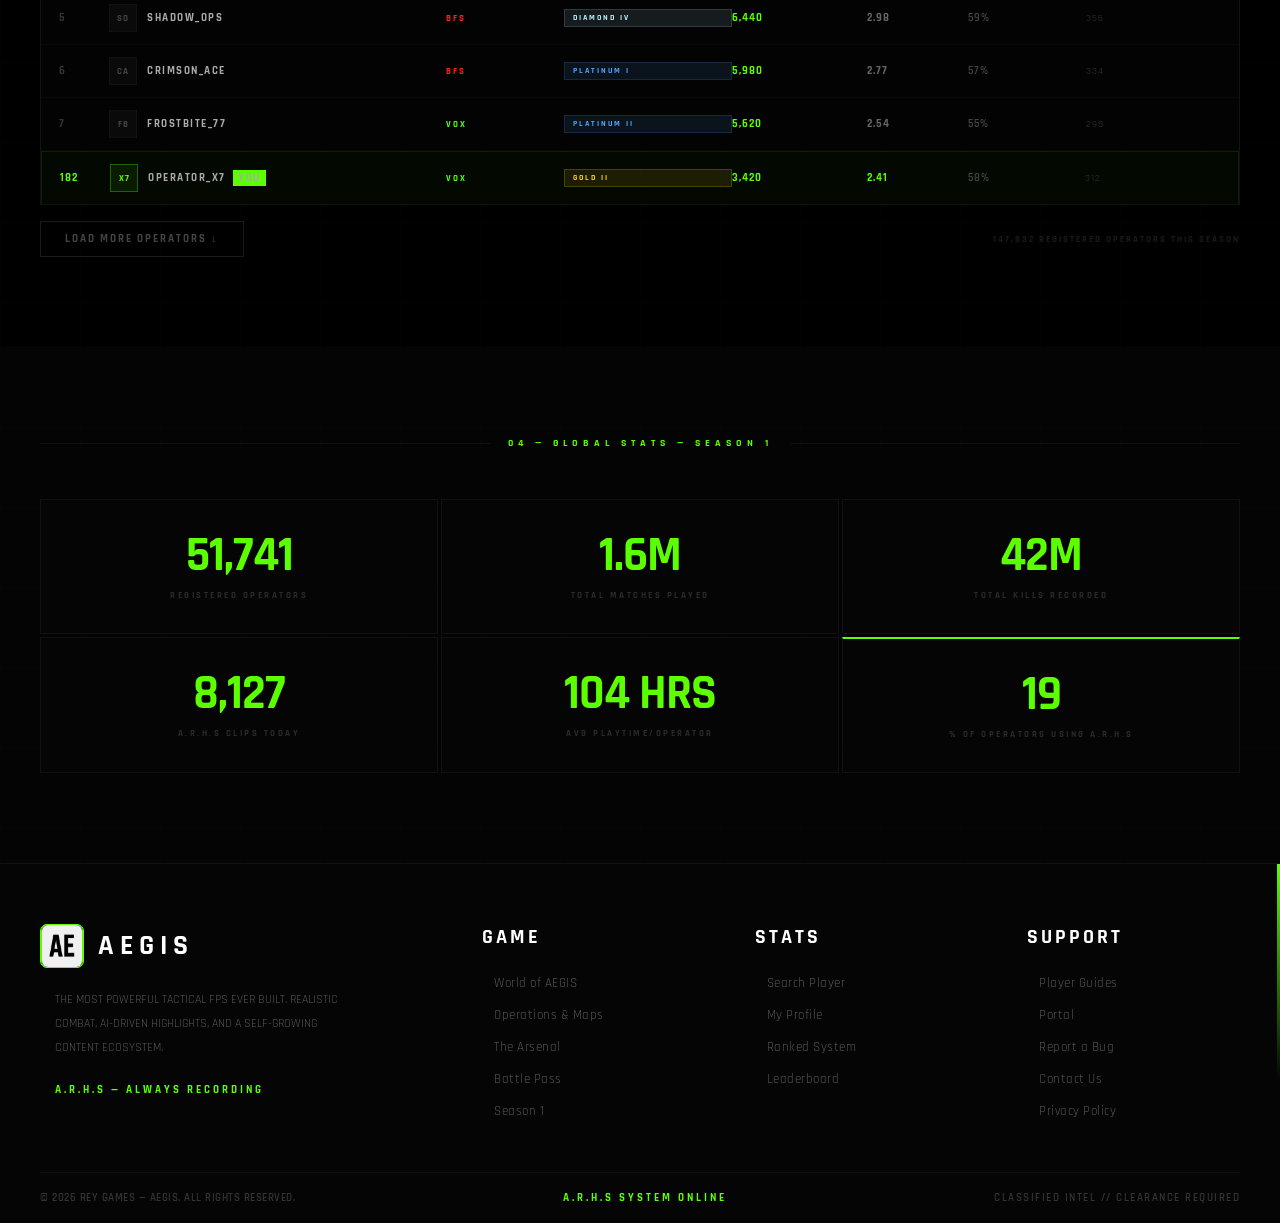
<file: playerstats.html>
<!DOCTYPE html>
<html lang="en">
<head>
    <meta charset="UTF-8">
    <meta http-equiv="X-UA-Compatible" content="IE=edge">
    <meta name="viewport" content="width=1280, initial-scale=1.0, minimum-scale=0.1, maximum-scale=5.0">

    <title>PLAYER STATS | AEGIS</title>
    <meta name="description" content="AEGIS Player Stats — Track your K/D, win rate, ranked progression, and compete on the global leaderboard.">
    <meta name="author" content="REY GAMES">
    <meta name="theme-color" content="#5cff00">
    <meta property="og:title" content="AEGIS — Player Stats & Leaderboard">
    <meta property="og:image" content="assets/image/image.png">

    <link rel="icon" type="image/png" href="assets/image/image.png">
    <link rel="apple-touch-icon" href="assets/image/image.png">
    <link href="https://fonts.googleapis.com/css2?family=Rajdhani:wght@500;600;700&display=swap" rel="stylesheet">
    <link rel="stylesheet" href="style.css">
    <link rel="stylesheet" href="stats.css">
</head>
<body>

    <!-- ========== NAVBAR ========== -->
    <header class="main-navbar">
        <div class="brand-section">
            <img src="assets/image/image.png" alt="AEGIS Logo" class="brand-logo">
            <span class="divider"></span>
            <h1 class="brand-name">AEGIS</h1>
        </div>
        <nav class="nav-links">
            <ul>
                <li class="has-dropdown">
                    <a href="#">ABOUT <span class="dropdown-icon">▼</span></a>
                    <div class="mega-menu">
                        <div class="menu-column">
                            <h3>GAME INFO</h3>
                            <a href="about.html#world">World of AEGIS</a>
                            <a href="about.html#operations">Operations & Maps</a>
                            <a href="index.html#section-arsenal">The Arsenal</a>
                        </div>
                        <div class="menu-column">
                            <h3>FACTIONS</h3>
                            <a href="about.html#factions">VOX — Vanguard Ops</a>
                            <a href="about.html#factions">BFS — Black Falcon</a>
                            <a href="about.html#factions">ILF — Iron Legion</a>
                        </div>
                    </div>
                </li>
                <li class="has-dropdown">
                    <a href="news.html">NEWS AND<br>COMMUNITY <span class="dropdown-icon">▼</span></a>
                    <div class="mega-menu">
                        <div class="menu-column">
                            <h3>LATEST</h3>
                            <a href="news.html#patch-notes">Patch Notes</a>
                            <a href="news.html#dev-updates">Dev Updates</a>
                        </div>
                        <div class="menu-column">
                            <h3>SOCIAL</h3>
                            <a href="#">Discord</a>
                            <a href="#">Twitter / X</a>
                        </div>
                    </div>
                </li>
                <li><a href="season.html">SEASON</a></li>
                <li><a href="battlepass.html">BATTLE PASS</a></li>
                <li class="has-dropdown">
                    <a href="portal.html">PORTAL <span class="dropdown-icon">▼</span></a>
                    <div class="mega-menu">
                        <div class="menu-column">
                            <h3>CUSTOM GAMES</h3>
                            <a href="portal.html#server-browser">Server Browser</a>
                            <a href="portal.html#create">Create Experience</a>
                        </div>
                        <div class="menu-column">
                            <h3>HIGHLIGHTS</h3>
                            <a href="portal.html#arhs">A.R.H.S Center</a>
                            <a href="portal.html#clips">Clip Archive</a>
                        </div>
                    </div>
                </li>
                <li><a href="guides.html">GUIDES</a></li>
                <li><a href="playerstats.html" class="nav-active">PLAYER STATS</a></li>
            </ul>
        </nav>
        <div class="action-section">
            <button class="buy-btn" onclick="window.location.href='index.html'">
                <span class="btn-text">FREE<br><span style="padding-left:16px">NOW</span></span>
                <span class="btn-arrow">❯</span>
            </button>
        </div>
        <button class="hamburger-btn" id="hamburgerBtn" aria-label="Open Menu">
            <span class="ham-bar"></span>
            <span class="ham-bar"></span>
            <span class="ham-bar"></span>
        </button>
    </header>

    <!-- Mobile Drawer -->
    <div class="mobile-drawer" id="mobileDrawer">
        <div class="drawer-overlay" id="drawerOverlay"></div>
        <nav class="drawer-nav">
            <div class="drawer-header">
                <span class="drawer-brand">AEGIS</span>
                <button class="drawer-close" id="drawerClose">✕</button>
            </div>
            <ul class="drawer-links">
                <li class="drawer-section-label">STATS</li>
                <li><a href="#search">Search Player</a></li>
                <li><a href="#profile">Player Profile</a></li>
                <li><a href="#ranked">Ranked System</a></li>
                <li><a href="#leaderboard">Leaderboard</a></li>
                <li class="drawer-section-label">NAVIGATE</li>
                <li><a href="index.html">Home</a></li>
                <li><a href="guides.html">Guides</a></li>
                <li><a href="portal.html">Portal</a></li>
            </ul>
            <a href="index.html" class="drawer-play-btn">PLAY FREE NOW ❯</a>
        </nav>
    </div>

    <!-- ========== HERO ========== -->
    <section class="stats-hero">
        <div class="sth-bg"></div>
        <div class="sth-overlay"></div>
        <div class="sth-grid"></div>

        <div class="sth-content">
            <div class="sth-label-row">
                <span class="sth-line"></span>
                <span class="sth-label">OPERATOR INTELLIGENCE — SEASON 1</span>
                <span class="sth-line"></span>
            </div>
            <h1 class="sth-title">PLAYER<br><span class="st-green">STATS</span></h1>
            <p class="sth-desc">Track your performance, rank progression, and compete on the global leaderboard. Every match is recorded. Every stat is counted.</p>

            <!-- Search bar -->
            <div class="sth-search" id="search">
                <input type="text" class="sth-search-input" id="playerSearchInput" placeholder="SEARCH OPERATOR NAME...">
                <button class="sth-search-btn" id="playerSearchBtn">SEARCH ❯</button>
            </div>

            <div class="sth-hint">Or <a href="#profile" class="sth-demo-link">view demo profile ↓</a></div>
        </div>

        <!-- HUD -->
        <div class="sth-hud">
            <div class="sthhc tl"></div>
            <div class="sthhc tr"></div>
            <div class="sthhc bl"></div>
            <div class="sthhc br"></div>
            <div class="sthh-tl">INTEL SYSTEM // S1 DATA</div>
            <div class="sthh-br">HYPERSECURE VERIFIED</div>
        </div>

        <div class="sth-scroll" onclick="document.getElementById('profile').scrollIntoView({behavior:'smooth'})">
            <span class="sth-scroll-text">SCROLL</span>
            <div class="sth-scroll-line"><div class="sth-scroll-fill"></div></div>
            <div class="sth-scroll-chevs">
                <span class="sth-chev"></span>
                <span class="sth-chev"></span>
                <span class="sth-chev"></span>
            </div>
        </div>
    </section>

    <!-- ========== PLAYER PROFILE ========== -->
    <section class="stats-section" id="profile">
        <div class="stps-label-row">
            <span class="stps-line"></span>
            <span class="stps-tag">01 — OPERATOR PROFILE</span>
            <span class="stps-line"></span>
        </div>

        <!-- Profile card -->
        <div class="profile-card">
            <div class="pc-left">
                <div class="pc-avatar">
                    <div class="pc-avatar-bg"></div>
                    <div class="pc-avatar-letters">AX</div>
                    <div class="pc-avatar-rank-badge">🥇</div>
                </div>
                <div class="pc-identity">
                    <div class="pc-name">OPERATOR_X7</div>
                    <div class="pc-faction" style="color:#5cff00">VOX — VANGUARD OPS</div>
                    <div class="pc-level">
                        <span class="pc-level-label">LEVEL</span>
                        <span class="pc-level-num">47</span>
                    </div>
                    <div class="pc-xp-bar-wrap">
                        <div class="pc-xp-bar">
                            <div class="pc-xp-fill" id="pcXpFill" style="width:68%"></div>
                        </div>
                        <div class="pc-xp-label">68,200 / 100,000 XP TO LV 48</div>
                    </div>
                </div>
            </div>

            <div class="pc-rank-block">
                <div class="pcr-label">CURRENT RANK</div>
                <div class="pcr-tier gold-tier">GOLD</div>
                <div class="pcr-division">DIVISION II</div>
                <div class="pcr-rp">
                    <span class="pcr-rp-val">3,420</span>
                    <span class="pcr-rp-label">RANKED POINTS</span>
                </div>
                <div class="pcr-next">
                    <span>NEXT: PLATINUM I</span>
                    <div class="pcr-progress-bar">
                        <div class="pcr-progress-fill gold-fill" style="width:72%"></div>
                    </div>
                    <span class="pcr-pct">72%</span>
                </div>
            </div>

            <div class="pc-quick-stats">
                <div class="pc-qstat">
                    <span class="pcqs-val">2.41</span>
                    <span class="pcqs-label">K/D RATIO</span>
                </div>
                <div class="pc-qstat">
                    <span class="pcqs-val">58%</span>
                    <span class="pcqs-label">WIN RATE</span>
                </div>
                <div class="pc-qstat">
                    <span class="pcqs-val">312</span>
                    <span class="pcqs-label">MATCHES</span>
                </div>
                <div class="pc-qstat">
                    <span class="pcqs-val">4,847</span>
                    <span class="pcqs-label">TOTAL KILLS</span>
                </div>
                <div class="pc-qstat">
                    <span class="pcqs-val">847</span>
                    <span class="pcqs-label">HEADSHOTS</span>
                </div>
                <div class="pc-qstat">
                    <span class="pcqs-val">17.5%</span>
                    <span class="pcqs-label">HS RATE</span>
                </div>
            </div>
        </div>

        <!-- Detailed stats grid -->
        <div class="detailed-stats">

            <div class="ds-col">
                <div class="ds-title">COMBAT STATS</div>
                <div class="ds-row">
                    <span class="ds-label">KILLS</span>
                    <span class="ds-val">4,847</span>
                </div>
                <div class="ds-row">
                    <span class="ds-label">DEATHS</span>
                    <span class="ds-val">2,009</span>
                </div>
                <div class="ds-row">
                    <span class="ds-label">ASSISTS</span>
                    <span class="ds-val">1,203</span>
                </div>
                <div class="ds-row highlight-row">
                    <span class="ds-label">K/D RATIO</span>
                    <span class="ds-val green-val">2.41</span>
                </div>
                <div class="ds-row">
                    <span class="ds-label">HEADSHOTS</span>
                    <span class="ds-val">847</span>
                </div>
                <div class="ds-row highlight-row">
                    <span class="ds-label">HS RATE</span>
                    <span class="ds-val green-val">17.5%</span>
                </div>
                <div class="ds-row">
                    <span class="ds-label">DAMAGE DEALT</span>
                    <span class="ds-val">487,230</span>
                </div>
                <div class="ds-row">
                    <span class="ds-label">AVG DAMAGE/MATCH</span>
                    <span class="ds-val">1,562</span>
                </div>
            </div>

            <div class="ds-col">
                <div class="ds-title">MATCH STATS</div>
                <div class="ds-row">
                    <span class="ds-label">MATCHES PLAYED</span>
                    <span class="ds-val">312</span>
                </div>
                <div class="ds-row">
                    <span class="ds-label">WINS</span>
                    <span class="ds-val">181</span>
                </div>
                <div class="ds-row">
                    <span class="ds-label">LOSSES</span>
                    <span class="ds-val">131</span>
                </div>
                <div class="ds-row highlight-row">
                    <span class="ds-label">WIN RATE</span>
                    <span class="ds-val green-val">58%</span>
                </div>
                <div class="ds-row">
                    <span class="ds-label">TOP 10 FINISHES</span>
                    <span class="ds-val">247</span>
                </div>
                <div class="ds-row">
                    <span class="ds-label">AVG PLACEMENT</span>
                    <span class="ds-val">7.2</span>
                </div>
                <div class="ds-row">
                    <span class="ds-label">LONGEST STREAK</span>
                    <span class="ds-val">11 KILLS</span>
                </div>
                <div class="ds-row">
                    <span class="ds-label">TOTAL PLAYTIME</span>
                    <span class="ds-val">184 HRS</span>
                </div>
            </div>

            <div class="ds-col">
                <div class="ds-title">RANKED STATS</div>
                <div class="ds-row">
                    <span class="ds-label">CURRENT RANK</span>
                    <span class="ds-val gold-val">GOLD II</span>
                </div>
                <div class="ds-row">
                    <span class="ds-label">RANKED POINTS</span>
                    <span class="ds-val">3,420 RP</span>
                </div>
                <div class="ds-row highlight-row">
                    <span class="ds-label">PEAK RANK</span>
                    <span class="ds-val gold-val">PLATINUM I</span>
                </div>
                <div class="ds-row">
                    <span class="ds-label">RANKED WINS</span>
                    <span class="ds-val">98</span>
                </div>
                <div class="ds-row">
                    <span class="ds-label">RANKED K/D</span>
                    <span class="ds-val green-val">2.84</span>
                </div>
                <div class="ds-row">
                    <span class="ds-label">PLACEMENT AVG</span>
                    <span class="ds-val">5.8</span>
                </div>
                <div class="ds-row">
                    <span class="ds-label">SEASON 1 RP</span>
                    <span class="ds-val">+1,220</span>
                </div>
                <div class="ds-row">
                    <span class="ds-label">RANK CHANGE</span>
                    <span class="ds-val" style="color:#5cff00">▲ +2 DIVISIONS</span>
                </div>
            </div>

            <div class="ds-col">
                <div class="ds-title">WEAPON STATS</div>
                <div class="ds-weapon-row">
                    <div class="dwr-left">
                        <div class="dwr-name">AX-7 PHANTOM</div>
                        <div class="dwr-type">ASSAULT RIFLE</div>
                    </div>
                    <div class="dwr-right">
                        <div class="dwr-kills">1,847 KLS</div>
                        <div class="dwr-bar"><div class="dwr-fill" style="width:100%"></div></div>
                    </div>
                </div>
                <div class="ds-weapon-row">
                    <div class="dwr-left">
                        <div class="dwr-name">SR-GHOST</div>
                        <div class="dwr-type">SNIPER RIFLE</div>
                    </div>
                    <div class="dwr-right">
                        <div class="dwr-kills">924 KLS</div>
                        <div class="dwr-bar"><div class="dwr-fill" style="width:50%"></div></div>
                    </div>
                </div>
                <div class="ds-weapon-row">
                    <div class="dwr-left">
                        <div class="dwr-name">VX-9 SPECTER</div>
                        <div class="dwr-type">SMG</div>
                    </div>
                    <div class="dwr-right">
                        <div class="dwr-kills">712 KLS</div>
                        <div class="dwr-bar"><div class="dwr-fill" style="width:38%"></div></div>
                    </div>
                </div>
                <div class="ds-weapon-row">
                    <div class="dwr-left">
                        <div class="dwr-name">P9-STRIKER</div>
                        <div class="dwr-type">PISTOL</div>
                    </div>
                    <div class="dwr-right">
                        <div class="dwr-kills">348 KLS</div>
                        <div class="dwr-bar"><div class="dwr-fill" style="width:19%"></div></div>
                    </div>
                </div>
                <div class="ds-weapon-fav">
                    <span class="ds-fav-label">FAVOURITE WEAPON</span>
                    <span class="ds-fav-val">AX-7 PHANTOM</span>
                </div>
            </div>

        </div>
    </section>

    <!-- ========== RANKED SYSTEM ========== -->
    <section class="stats-section stats-dark" id="ranked">
        <div class="stps-label-row">
            <span class="stps-line"></span>
            <span class="stps-tag">02 — RANKED SYSTEM</span>
            <span class="stps-line"></span>
        </div>

        <div class="ranked-header">
            <h2 class="ranked-title">THE <span class="st-green">RANK</span> LADDER</h2>
            <p class="ranked-desc">Six tiers, five divisions each. Earn Ranked Points through kills, damage, placement, and wins. Climb the ladder every season.</p>
        </div>

        <div class="rank-tiers">
            <div class="rank-tier bronze-tier-card">
                <div class="rt-icon">🥉</div>
                <div class="rt-name">BRONZE</div>
                <div class="rt-divs">I – V</div>
                <div class="rt-rp">0 – 999 RP</div>
                <div class="rt-desc">Starting tier. Learn the fundamentals. No RP loss on losses.</div>
            </div>
            <div class="rank-tier-arrow">→</div>
            <div class="rank-tier silver-tier-card">
                <div class="rt-icon">🥈</div>
                <div class="rt-name">SILVER</div>
                <div class="rt-divs">I – V</div>
                <div class="rt-rp">1,000 – 1,999 RP</div>
                <div class="rt-desc">Consistent players. Beginners RP loss protection removed.</div>
            </div>
            <div class="rank-tier-arrow">→</div>
            <div class="rank-tier gold-tier-card active-tier">
                <div class="rt-active-badge">YOU ARE HERE</div>
                <div class="rt-icon">🥇</div>
                <div class="rt-name">GOLD</div>
                <div class="rt-divs">I – V</div>
                <div class="rt-rp">2,000 – 3,499 RP</div>
                <div class="rt-desc">Skilled players. Top 35% of the playerbase. Competitive base tier.</div>
            </div>
            <div class="rank-tier-arrow">→</div>
            <div class="rank-tier plat-tier-card">
                <div class="rt-icon">💎</div>
                <div class="rt-name">PLATINUM</div>
                <div class="rt-divs">I – V</div>
                <div class="rt-rp">3,500 – 5,499 RP</div>
                <div class="rt-desc">Elite operators. Top 15%. Exclusive Platinum cosmetic rewards.</div>
            </div>
            <div class="rank-tier-arrow">→</div>
            <div class="rank-tier diamond-tier-card">
                <div class="rt-icon">🔷</div>
                <div class="rt-name">DIAMOND</div>
                <div class="rt-divs">I – V</div>
                <div class="rt-rp">5,500 – 7,999 RP</div>
                <div class="rt-desc">Top 5%. Near-pro level. Diamond badge displayed permanently.</div>
            </div>
            <div class="rank-tier-arrow">→</div>
            <div class="rank-tier master-tier-card">
                <div class="rt-icon">⭐</div>
                <div class="rt-name">MASTER</div>
                <div class="rt-divs">APEX</div>
                <div class="rt-rp">8,000+ RP</div>
                <div class="rt-desc">Top 1%. Best of the best. Exclusive Master operator skin.</div>
            </div>
        </div>

        <!-- RP breakdown -->
        <div class="rp-breakdown">
            <div class="rpb-title">HOW RANKED POINTS ARE EARNED</div>
            <div class="rpb-grid">
                <div class="rpb-item">
                    <span class="rpb-icon">🏆</span>
                    <span class="rpb-action">WIN MATCH</span>
                    <span class="rpb-val plus">+150 RP</span>
                </div>
                <div class="rpb-item">
                    <span class="rpb-icon">💀</span>
                    <span class="rpb-action">PER KILL</span>
                    <span class="rpb-val plus">+10 RP</span>
                </div>
                <div class="rpb-item">
                    <span class="rpb-icon">📍</span>
                    <span class="rpb-action">TOP 10 FINISH</span>
                    <span class="rpb-val plus">+50 RP</span>
                </div>
                <div class="rpb-item">
                    <span class="rpb-icon">🤝</span>
                    <span class="rpb-action">ASSIST</span>
                    <span class="rpb-val plus">+5 RP</span>
                </div>
                <div class="rpb-item">
                    <span class="rpb-icon">⏱️</span>
                    <span class="rpb-action">SURVIVAL TIME</span>
                    <span class="rpb-val plus">+1 RP/MIN</span>
                </div>
                <div class="rpb-item">
                    <span class="rpb-icon">❌</span>
                    <span class="rpb-action">LOSS</span>
                    <span class="rpb-val minus">-25 RP</span>
                </div>
                <div class="rpb-item">
                    <span class="rpb-icon">🔥</span>
                    <span class="rpb-action">KILL STREAK 5+</span>
                    <span class="rpb-val plus">+30 RP BONUS</span>
                </div>
                <div class="rpb-item">
                    <span class="rpb-icon">🎯</span>
                    <span class="rpb-action">MVP OF MATCH</span>
                    <span class="rpb-val plus">+40 RP BONUS</span>
                </div>
            </div>
        </div>
    </section>

    <!-- ========== LEADERBOARD ========== -->
    <section class="stats-section" id="leaderboard">
        <div class="stps-label-row">
            <span class="stps-line"></span>
            <span class="stps-tag">03 — GLOBAL LEADERBOARD</span>
            <span class="stps-line"></span>
        </div>

        <div class="lb-header">
            <h2 class="lb-title">TOP <span class="st-green">OPERATORS</span></h2>
            <p class="lb-desc">Season 1 global rankings. Updated in real-time.</p>
        </div>

        <!-- Leaderboard filter -->
        <div class="lb-filters">
            <div class="lbf-left">
                <button class="lbf-btn active" data-lb="global">GLOBAL</button>
                <button class="lbf-btn" data-lb="region">BY REGION</button>
                <button class="lbf-btn" data-lb="kd">K/D RATIO</button>
                <button class="lbf-btn" data-lb="wins">MOST WINS</button>
                <button class="lbf-btn" data-lb="kills">MOST KILLS</button>
            </div>
            <div class="lbf-right">
                <span class="lbf-season-tag">SEASON 1 — LIVE</span>
            </div>
        </div>

        <!-- Top 3 podium -->
        <div class="lb-podium">
            <div class="lb-podium-item p2">
                <div class="lbp-rank">2</div>
                <div class="lbp-avatar" style="background:rgba(192,192,192,0.1);border-color:rgba(192,192,192,0.3)">
                    <span>VR</span>
                </div>
                <div class="lbp-name">VIPER_RECON</div>
                <div class="lbp-faction" style="color:#ff2222">BFS</div>
                <div class="lbp-rp">7,840 RP</div>
                <div class="lbp-tier" style="color:#c0c0c0">DIAMOND I</div>
            </div>

            <div class="lb-podium-item p1">
                <div class="lbp-crown">👑</div>
                <div class="lbp-rank gold-rank">1</div>
                <div class="lbp-avatar gold-avatar">
                    <span>AL</span>
                </div>
                <div class="lbp-name">AEGIS_LEGEND</div>
                <div class="lbp-faction" style="color:#5cff00">VOX</div>
                <div class="lbp-rp gold-rp">9,210 RP</div>
                <div class="lbp-tier" style="color:#ffd700">MASTER</div>
            </div>

            <div class="lb-podium-item p3">
                <div class="lbp-rank">3</div>
                <div class="lbp-avatar" style="background:rgba(205,127,50,0.1);border-color:rgba(205,127,50,0.3)">
                    <span>GH</span>
                </div>
                <div class="lbp-name">GHOST_HUNTER</div>
                <div class="lbp-faction" style="color:#4477ff">PRN</div>
                <div class="lbp-rp">7,120 RP</div>
                <div class="lbp-tier" style="color:#cd7f32">DIAMOND II</div>
            </div>
        </div>

        <!-- Full leaderboard table -->
        <div class="lb-table">
            <div class="lb-table-header">
                <span>#</span>
                <span>OPERATOR</span>
                <span>FACTION</span>
                <span>RANK</span>
                <span>RP</span>
                <span>K/D</span>
                <span>WIN RATE</span>
                <span>MATCHES</span>
            </div>

            <div class="lb-row lb-you">
                <span class="lb-pos">1</span>
                <span class="lb-player"><div class="lb-av" style="background:rgba(255,215,0,0.1)">AL</div><span>AEGIS_LEGEND</span></span>
                <span class="lb-fac" style="color:#5cff00">VOX</span>
                <span class="lb-rank-badge master-badge">MASTER</span>
                <span class="lb-rp-val">9,210</span>
                <span class="lb-kd good-kd">4.82</span>
                <span class="lb-wr">74%</span>
                <span class="lb-matches">541</span>
            </div>

            <div class="lb-row">
                <span class="lb-pos">2</span>
                <span class="lb-player"><div class="lb-av" style="background:rgba(192,192,192,0.08)">VR</div><span>VIPER_RECON</span></span>
                <span class="lb-fac" style="color:#ff2222">BFS</span>
                <span class="lb-rank-badge diamond-badge">DIAMOND I</span>
                <span class="lb-rp-val">7,840</span>
                <span class="lb-kd good-kd">3.94</span>
                <span class="lb-wr">68%</span>
                <span class="lb-matches">487</span>
            </div>

            <div class="lb-row">
                <span class="lb-pos">3</span>
                <span class="lb-player"><div class="lb-av" style="background:rgba(205,127,50,0.08)">GH</div><span>GHOST_HUNTER</span></span>
                <span class="lb-fac" style="color:#4477ff">PRN</span>
                <span class="lb-rank-badge diamond-badge">DIAMOND II</span>
                <span class="lb-rp-val">7,120</span>
                <span class="lb-kd good-kd">3.67</span>
                <span class="lb-wr">65%</span>
                <span class="lb-matches">412</span>
            </div>

            <div class="lb-row">
                <span class="lb-pos">4</span>
                <span class="lb-player"><div class="lb-av" style="background:rgba(92,255,0,0.06)">IW</div><span>IRON_WOLF_44</span></span>
                <span class="lb-fac" style="color:#ff8c00">ILF</span>
                <span class="lb-rank-badge diamond-badge">DIAMOND III</span>
                <span class="lb-rp-val">6,880</span>
                <span class="lb-kd">3.21</span>
                <span class="lb-wr">62%</span>
                <span class="lb-matches">398</span>
            </div>

            <div class="lb-row">
                <span class="lb-pos">5</span>
                <span class="lb-player"><div class="lb-av">SO</div><span>SHADOW_OPS</span></span>
                <span class="lb-fac" style="color:#ff2222">BFS</span>
                <span class="lb-rank-badge diamond-badge">DIAMOND IV</span>
                <span class="lb-rp-val">6,440</span>
                <span class="lb-kd">2.98</span>
                <span class="lb-wr">59%</span>
                <span class="lb-matches">356</span>
            </div>

            <div class="lb-row">
                <span class="lb-pos">6</span>
                <span class="lb-player"><div class="lb-av">CA</div><span>CRIMSON_ACE</span></span>
                <span class="lb-fac" style="color:#ff2222">BFS</span>
                <span class="lb-rank-badge plat-badge">PLATINUM I</span>
                <span class="lb-rp-val">5,980</span>
                <span class="lb-kd">2.77</span>
                <span class="lb-wr">57%</span>
                <span class="lb-matches">334</span>
            </div>

            <div class="lb-row">
                <span class="lb-pos">7</span>
                <span class="lb-player"><div class="lb-av">FB</div><span>FROSTBITE_77</span></span>
                <span class="lb-fac" style="color:#5cff00">VOX</span>
                <span class="lb-rank-badge plat-badge">PLATINUM II</span>
                <span class="lb-rp-val">5,620</span>
                <span class="lb-kd">2.54</span>
                <span class="lb-wr">55%</span>
                <span class="lb-matches">298</span>
            </div>

            <!-- YOU row -->
            <div class="lb-row lb-you-row">
                <span class="lb-pos you-pos">182</span>
                <span class="lb-player"><div class="lb-av you-av">X7</div><span>OPERATOR_X7 <span class="lb-you-badge">YOU</span></span></span>
                <span class="lb-fac" style="color:#5cff00">VOX</span>
                <span class="lb-rank-badge gold-badge">GOLD II</span>
                <span class="lb-rp-val you-rp">3,420</span>
                <span class="lb-kd good-kd">2.41</span>
                <span class="lb-wr">58%</span>
                <span class="lb-matches">312</span>
            </div>

        </div>

        <div class="lb-footer">
            <button class="lb-load-btn">LOAD MORE OPERATORS ↓</button>
            <span class="lb-total">147,832 REGISTERED OPERATORS THIS SEASON</span>
        </div>
    </section>

    <!-- ========== GLOBAL STATS ========== -->
    <section class="stats-section stats-dark">
        <div class="stps-label-row">
            <span class="stps-line"></span>
            <span class="stps-tag">04 — GLOBAL STATS — SEASON 1</span>
            <span class="stps-line"></span>
        </div>

        <div class="global-stats-grid">
            <div class="gs-card">
                <div class="gsc-num" data-target="147832">0</div>
                <div class="gsc-label">REGISTERED OPERATORS</div>
            </div>
            <div class="gs-card">
                <div class="gsc-num" data-target="4821044">0</div>
                <div class="gsc-label">TOTAL MATCHES PLAYED</div>
            </div>
            <div class="gs-card">
                <div class="gsc-num" data-target="127000000" data-suffix="M">0</div>
                <div class="gsc-label">TOTAL KILLS RECORDED</div>
            </div>
            <div class="gs-card">
                <div class="gsc-num" data-target="24381">0</div>
                <div class="gsc-label">A.R.H.S CLIPS TODAY</div>
            </div>
            <div class="gs-card">
                <div class="gsc-num" data-target="312" data-suffix="HRS">0</div>
                <div class="gsc-label">AVG PLAYTIME/OPERATOR</div>
            </div>
            <div class="gs-card gsc-featured">
                <div class="gsc-num" data-target="58">0</div>
                <div class="gsc-label">% OF OPERATORS USING A.R.H.S</div>
            </div>
        </div>
    </section>

    <!-- ========== FOOTER ========== -->
    <footer class="aegis-footer-main">
        <div class="footer-side-accent"></div>
        <div class="footer-container">
            <div class="footer-grid">
                <div class="footer-col brand-col">
                    <div class="footer-brand-row">
                        <div class="footer-brand-icon"><img src="assets/image/image.png" alt="AEG" class="footer-brand-icon"></div>
                        <h2 class="footer-logo">AEGIS</h2>
                    </div>
                    <p class="footer-brand-desc">The most powerful tactical FPS ever built. Realistic combat, AI-driven highlights, and a self-growing content ecosystem.</p>
                    <span class="footer-tagline">A.R.H.S — ALWAYS RECORDING</span>
                </div>
                <div class="footer-col">
                    <h3>GAME</h3>
                    <ul>
                        <li><a href="about.html#world" style="margin-left:12px">World of AEGIS</a></li>
                        <li><a href="about.html#operations" style="margin-left:12px">Operations & Maps</a></li>
                        <li><a href="index.html#section-arsenal" style="margin-left:12px">The Arsenal</a></li>
                        <li><a href="battlepass.html" style="margin-left:12px">Battle Pass</a></li>
                        <li><a href="season.html" style="margin-left:12px">Season 1</a></li>
                    </ul>
                </div>
                <div class="footer-col">
                    <h3>STATS</h3>
                    <ul>
                        <li><a href="#search" style="margin-left:12px">Search Player</a></li>
                        <li><a href="#profile" style="margin-left:12px">My Profile</a></li>
                        <li><a href="#ranked" style="margin-left:12px">Ranked System</a></li>
                        <li><a href="#leaderboard" style="margin-left:12px">Leaderboard</a></li>
                    </ul>
                </div>
                <div class="footer-col">
                    <h3>SUPPORT</h3>
                    <ul>
                        <li><a href="guides.html" style="margin-left:12px">Player Guides</a></li>
                        <li><a href="portal.html" style="margin-left:12px">Portal</a></li>
                        <li><a href="#" style="margin-left:12px">Report a Bug</a></li>
                        <li><a href="#" style="margin-left:12px">Contact Us</a></li>
                        <li><a href="#" style="margin-left:12px">Privacy Policy</a></li>
                    </ul>
                </div>
            </div>
            <hr class="footer-divider">
            <div class="footer-bottom">
                <p class="copyright">&copy; 2026 REY GAMES — AEGIS. ALL RIGHTS RESERVED.</p>
                <span class="footer-sys-status">A.R.H.S SYSTEM ONLINE</span>
                <span class="footer-classified">CLASSIFIED INTEL // CLEARANCE REQUIRED</span>
            </div>
        </div>
    </footer>

    <script src="script.js"></script>
    <script src="stats.js"></script>
</body>
</html>
</file>
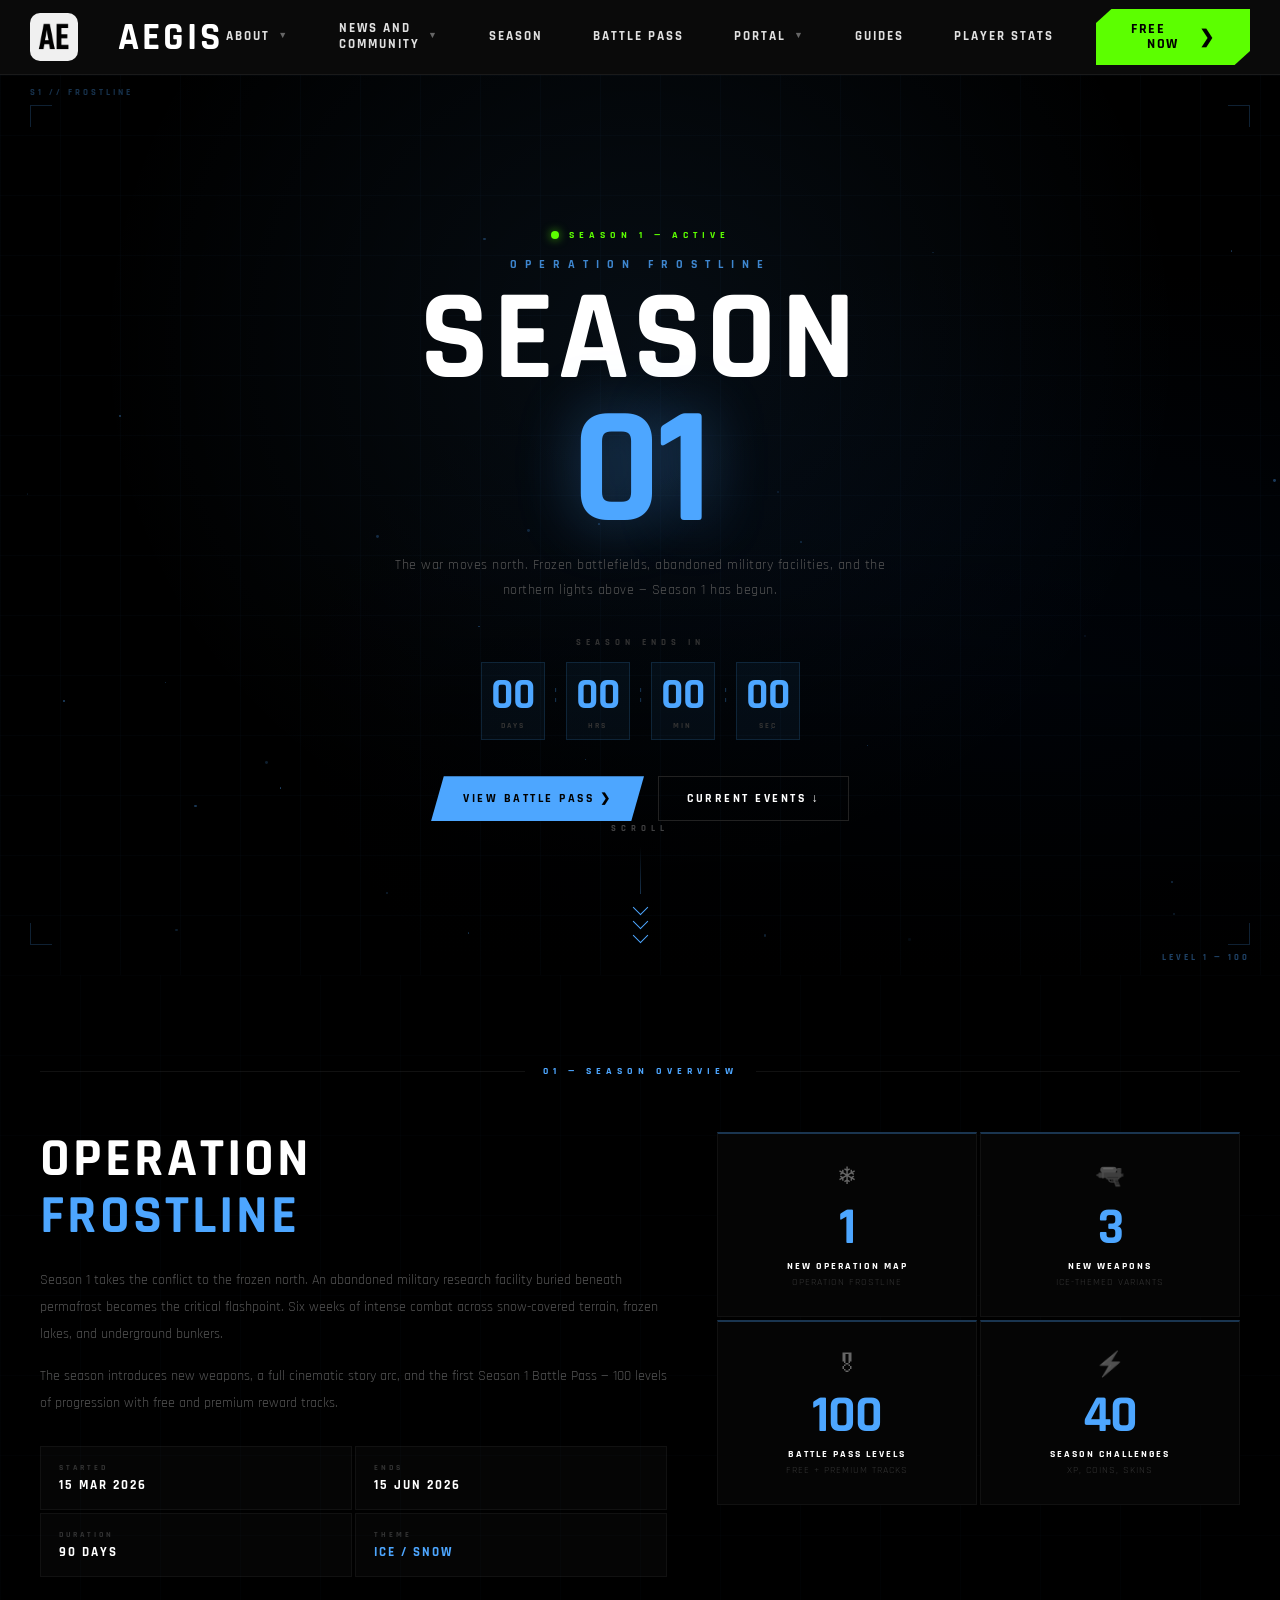
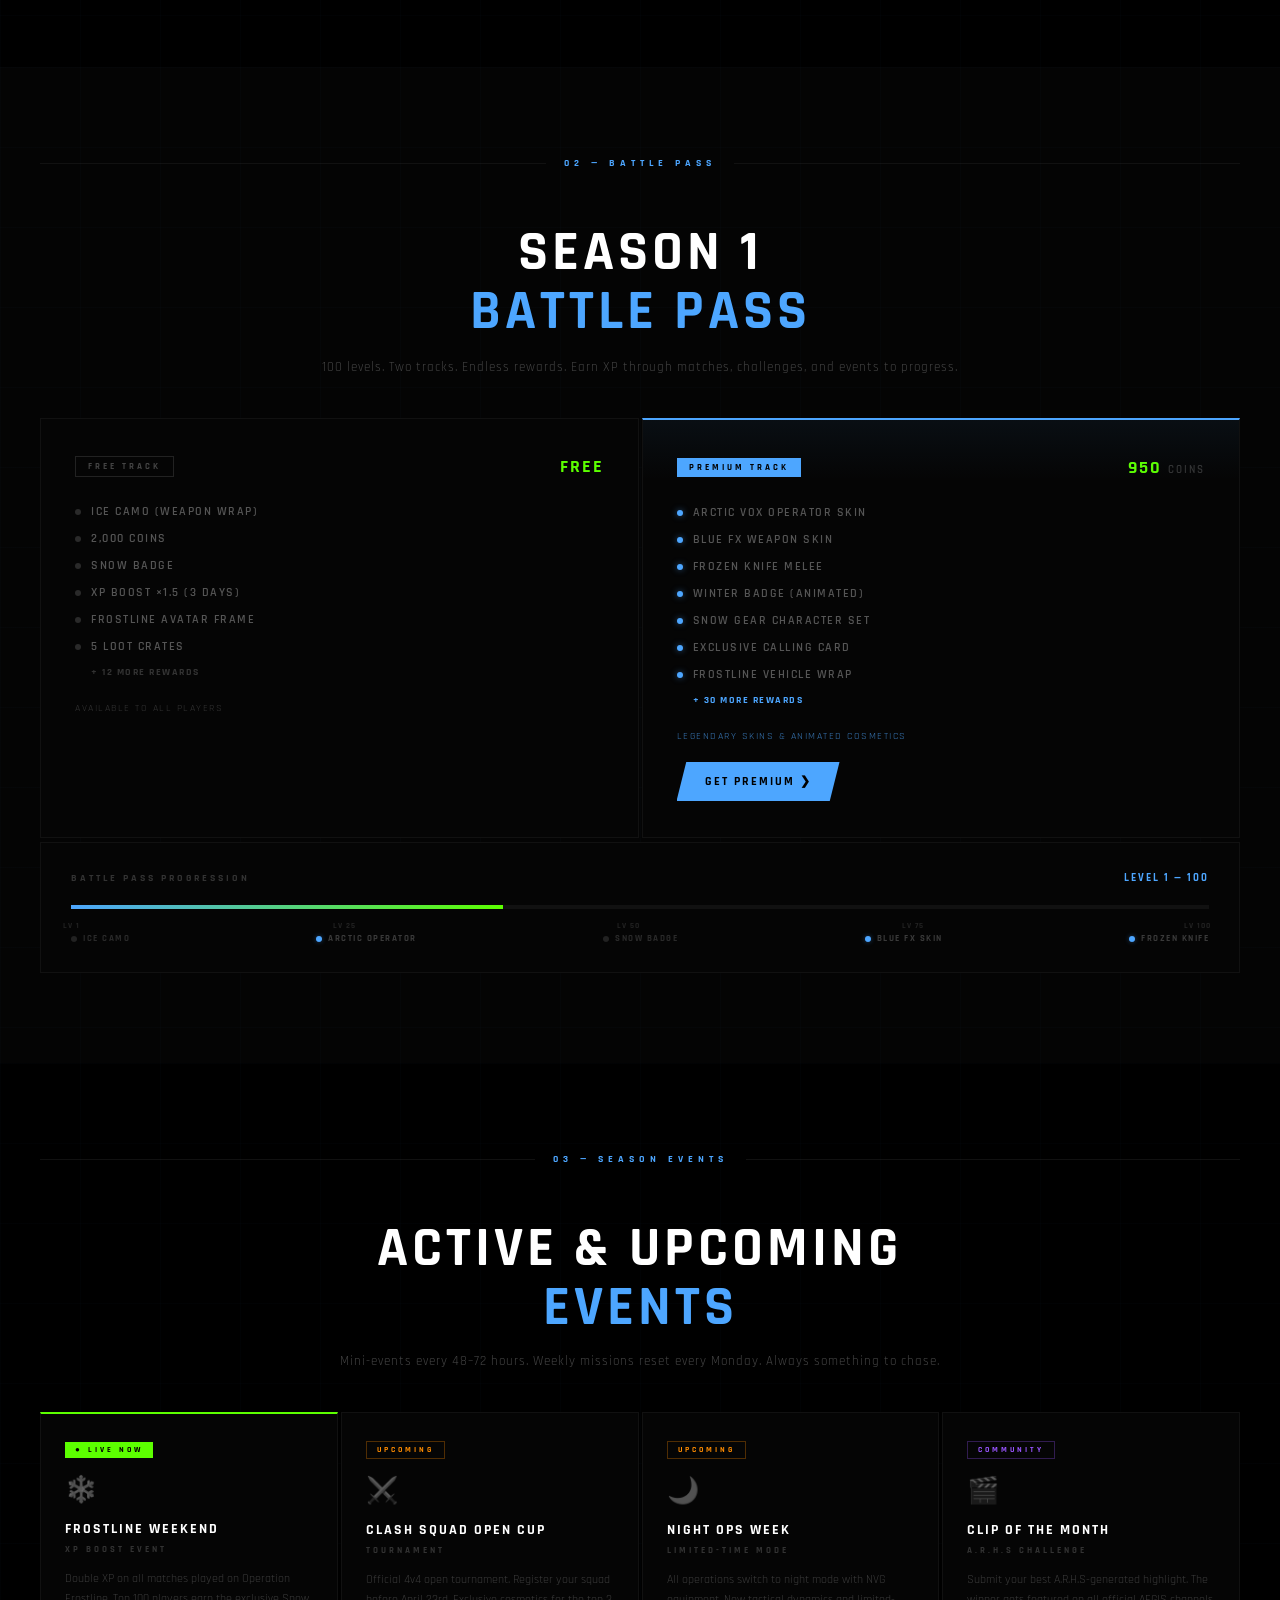
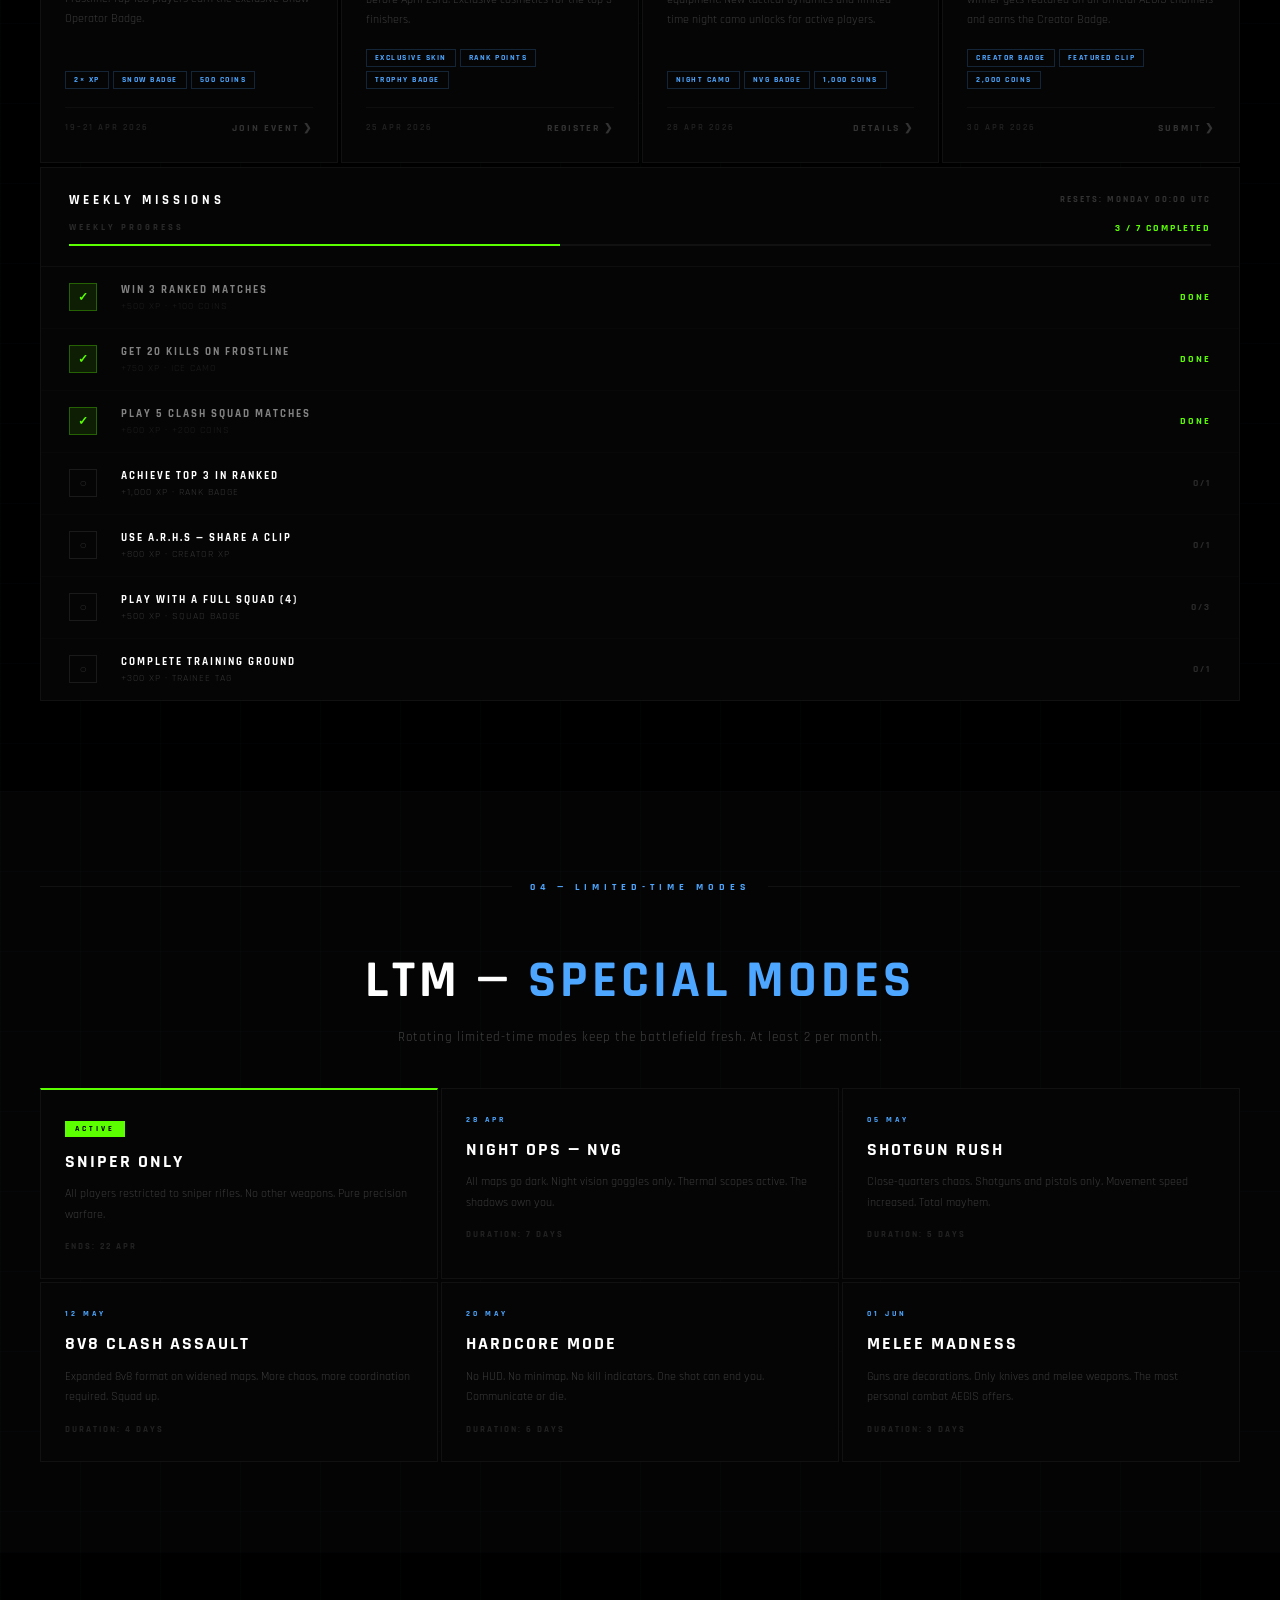
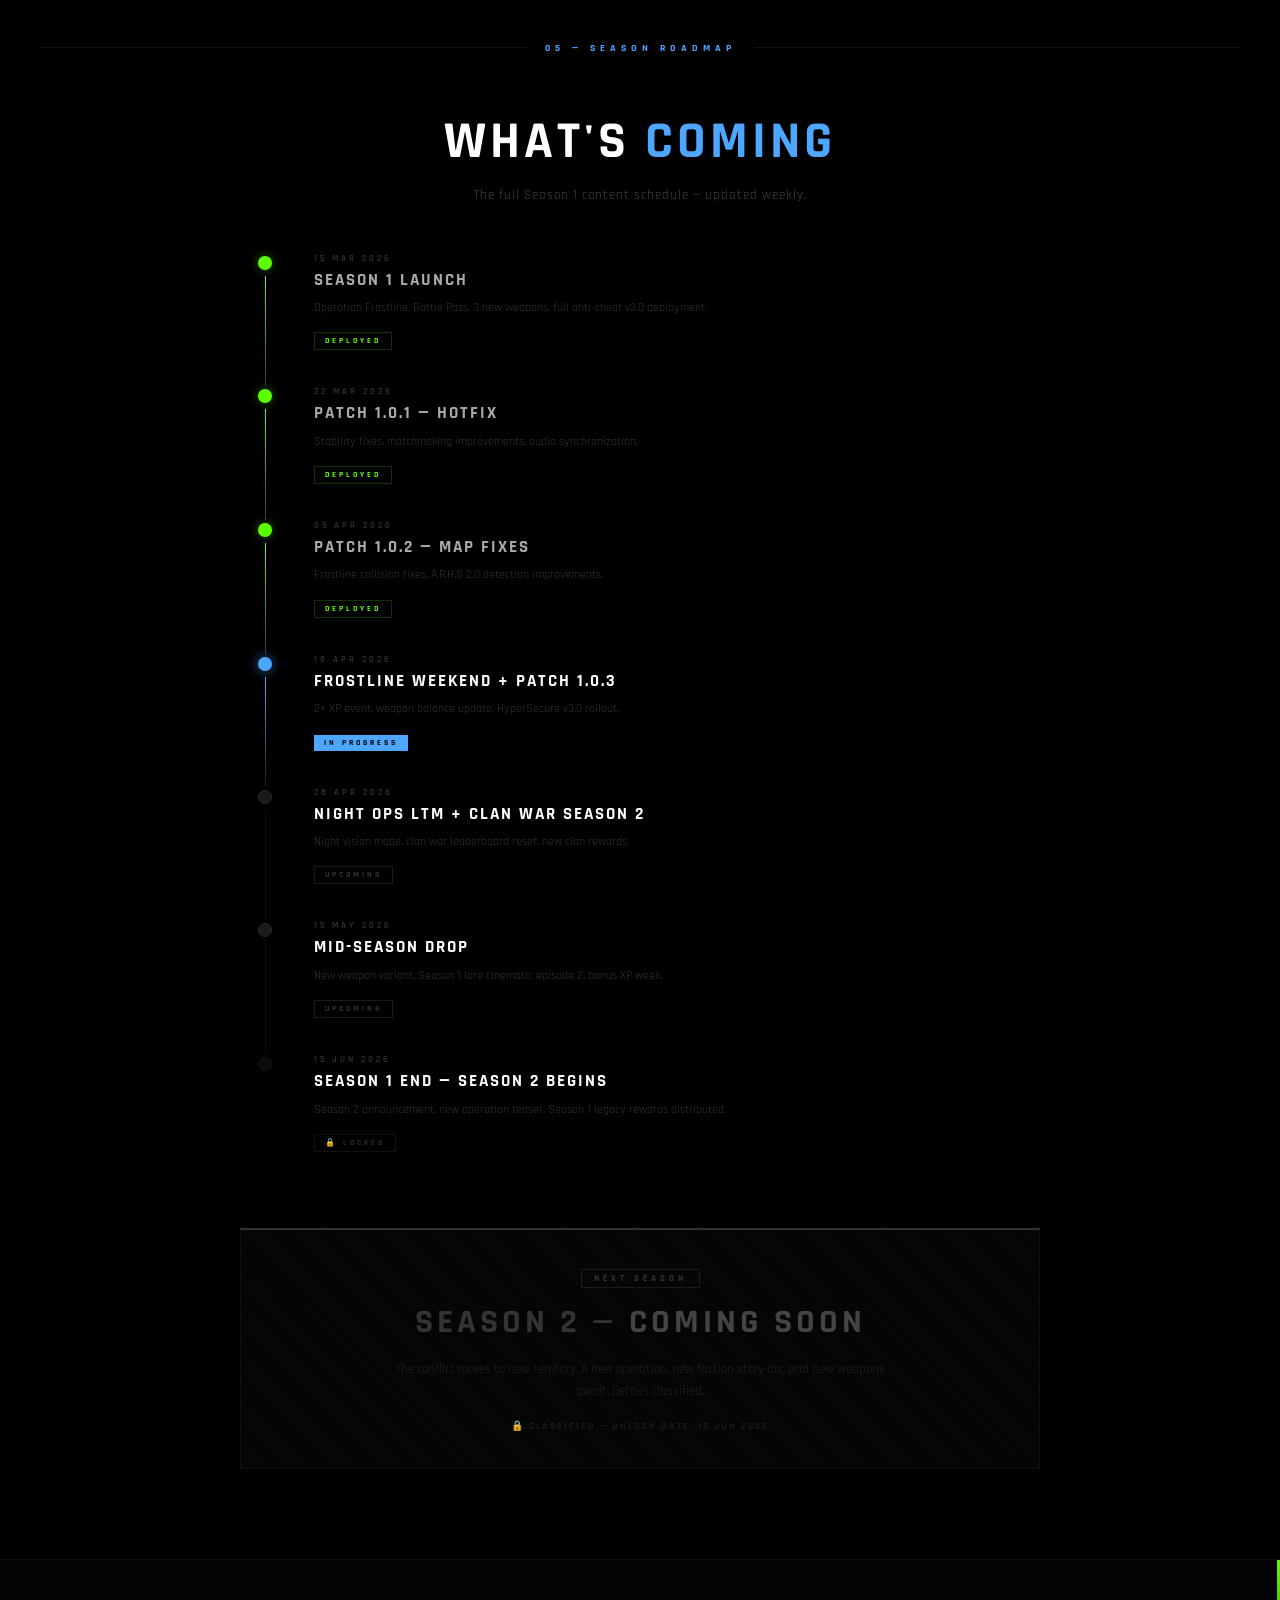
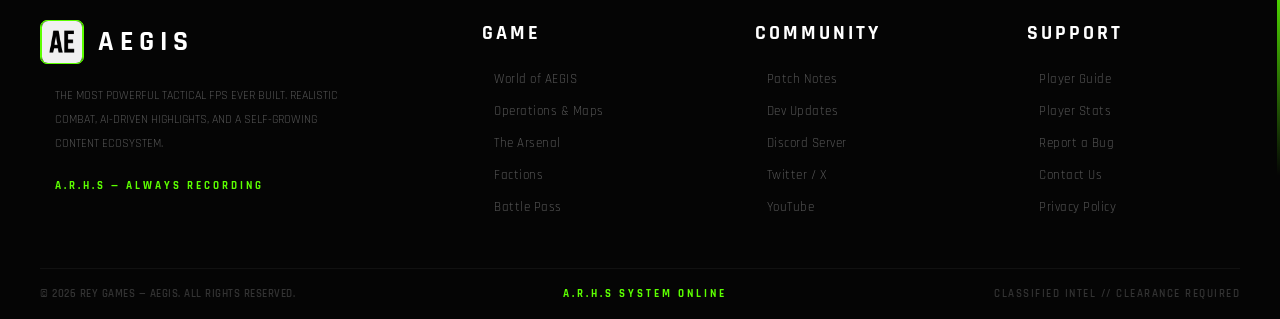
<file: season.html>
<!DOCTYPE html>
<html lang="en">
<head>
    <meta charset="UTF-8">
    <meta http-equiv="X-UA-Compatible" content="IE=edge">
    <meta name="viewport" content="width=1280, initial-scale=1.0, minimum-scale=0.1, maximum-scale=5.0">

    <title>SEASON 1 — OPERATION FROSTLINE | AEGIS</title>
    <meta name="description" content="AEGIS Season 1: Operation Frostline — Battle Pass, weekly events, limited-time modes, and seasonal challenges. The war begins now.">
    <meta name="author" content="REY GAMES">
    <meta name="theme-color" content="#4da6ff">

    <meta property="og:type" content="website">
    <meta property="og:title" content="AEGIS — Season 1: Operation Frostline">
    <meta property="og:description" content="Season 1 is live. New operation, new weapons, new battle pass. The war begins now.">
    <meta property="og:image" content="assets/image/image.png">

    <meta name="twitter:card" content="summary_large_image">
    <meta name="twitter:title" content="AEGIS — Season 1: Operation Frostline">
    <meta name="twitter:image" content="assets/image/image.png">

    <link rel="icon" type="image/png" href="assets/image/image.png">
    <link rel="apple-touch-icon" href="assets/image/image.png">
    <link href="https://fonts.googleapis.com/css2?family=Rajdhani:wght@500;600;700&display=swap" rel="stylesheet">
    <link rel="stylesheet" href="style.css">
    <link rel="stylesheet" href="season.css">
</head>
<body>

    <!-- ========== NAVBAR ========== -->
    <header class="main-navbar">
        <div class="brand-section">
            <img src="assets/image/image.png" alt="AEGIS Logo" class="brand-logo">
            <span class="divider"></span>
            <h1 class="brand-name">AEGIS</h1>
        </div>
        <nav class="nav-links">
            <ul>
                <li class="has-dropdown">
                    <a href="about.html">ABOUT <span class="dropdown-icon">▼</span></a>
                    <div class="mega-menu">
                        <div class="menu-column">
                            <h3>GAME INFO</h3>
                            <a href="#section-operations">World of AEGIS</a>
                            <a href="#">Operations & Maps</a>
                            <a href="#section-arsenal">The Arsenal</a>
                        </div>
                        <div class="menu-column">
                            <h3>FACTIONS</h3>
                            <a href="#section-factions">VOX — Vanguard Ops</a>
                            <a href="#section-factions">BFS — Black Falcon</a>
                            <a href="#section-factions">ILF — Iron Legion</a>
                        </div>
                    </div>
                </li>

                <li class="has-dropdown">
                    <a href="news.html">NEWS AND<br>COMMUNITY <span class="dropdown-icon">▼</span></a>
                    <div class="mega-menu">
                        <div class="menu-column">
                            <h3>LATEST</h3>
                            <a href="#">Patch Notes</a>
                            <a href="#">Dev Updates</a>
                        </div>
                        <div class="menu-column">
                            <h3>SOCIAL</h3>
                            <a href="#">Discord</a>
                            <a href="#">Twitter / X</a>
                        </div>
                    </div>
                </li>

                <li><a href="season.html">SEASON</a></li>
                <li><a href="battlepass.html">BATTLE PASS</a></li>

                <li class="has-dropdown">
                    <a href="portal.html">PORTAL <span class="dropdown-icon">▼</span></a>
                    <div class="mega-menu">
                        <div class="menu-column">
                            <h3>CUSTOM GAMES</h3>
                            <a href="#">Server Browser</a>
                            <a href="#">Create Experience</a>
                        </div>
                        <div class="menu-column">
                            <h3>HIGHLIGHTS</h3>
                            <a href="#section-arhs">A.R.H.S Center</a>
                            <a href="#">Clip Archive</a>
                        </div>
                    </div>
                </li>

                <li><a href="guides.html">GUIDES</a></li>
                <li><a href="playerstats.html">PLAYER STATS</a></li>
            </ul>
        </nav>
        <div class="action-section">
            <button class="buy-btn" onclick="window.location.href='index.html'">
                <span class="btn-text">FREE<br><span style="padding-left:16px">NOW</span></span>
                <span class="btn-arrow">❯</span>
            </button>
        </div>
        <button class="hamburger-btn" id="hamburgerBtn" aria-label="Open Menu">
            <span class="ham-bar"></span>
            <span class="ham-bar"></span>
            <span class="ham-bar"></span>
        </button>
    </header>

    <!-- Mobile Drawer -->
    <div class="mobile-drawer" id="mobileDrawer">
        <div class="drawer-overlay" id="drawerOverlay"></div>
        <nav class="drawer-nav">
            <div class="drawer-header">
                <span class="drawer-brand">AEGIS</span>
                <button class="drawer-close" id="drawerClose">✕</button>
            </div>
            <ul class="drawer-links">
                <li class="drawer-section-label">SEASON 1</li>
                <li><a href="#overview">Season Overview</a></li>
                <li><a href="#battlepass">Battle Pass</a></li>
                <li><a href="#events">Events</a></li>
                <li><a href="#ltm">Limited-Time Modes</a></li>
                <li><a href="#roadmap">Roadmap</a></li>
                <li class="drawer-section-label">NAVIGATE</li>
                <li><a href="index.html">Home</a></li>
                <li><a href="about.html">About</a></li>
                <li><a href="news.html">News</a></li>
            </ul>
            <a href="index.html" class="drawer-play-btn">PLAY FREE NOW ❯</a>
        </nav>
    </div>

    <!-- ========== SEASON HERO ========== -->
    <section class="season-hero">
        <div class="sh-bg"></div>
        <div class="sh-overlay"></div>
        <div class="sh-grid"></div>
        <div class="sh-particles" id="shParticles"></div>

        <div class="sh-content">
            <div class="sh-badge-row">
                <span class="sh-live-dot"></span>
                <span class="sh-live-text">SEASON 1 — ACTIVE</span>
            </div>
            <div class="sh-op-code">OPERATION FROSTLINE</div>
            <h1 class="sh-title">SEASON<br><span class="sh-title-num">01</span></h1>
            <p class="sh-desc">The war moves north. Frozen battlefields, abandoned military facilities, and the northern lights above — Season 1 has begun.</p>

            <div class="sh-timer-block">
                <div class="sh-timer-label">SEASON ENDS IN</div>
                <div class="sh-timer">
                    <div class="sh-t-unit"><span id="sDays">00</span><label>DAYS</label></div>
                    <div class="sh-t-sep">:</div>
                    <div class="sh-t-unit"><span id="sHours">00</span><label>HRS</label></div>
                    <div class="sh-t-sep">:</div>
                    <div class="sh-t-unit"><span id="sMins">00</span><label>MIN</label></div>
                    <div class="sh-t-sep">:</div>
                    <div class="sh-t-unit"><span id="sSecs">00</span><label>SEC</label></div>
                </div>
            </div>

            <div class="sh-cta-row">
                <a href="#battlepass" class="sh-btn-primary">VIEW BATTLE PASS ❯</a>
                <a href="#events" class="sh-btn-secondary">CURRENT EVENTS ↓</a>
            </div>
        </div>

        <!-- HUD corners -->
        <div class="sh-hud">
            <div class="shh-corner tl"></div>
            <div class="shh-corner tr"></div>
            <div class="shh-corner bl"></div>
            <div class="shh-corner br"></div>
            <div class="shh-label-tl">S1 // FROSTLINE</div>
            <div class="shh-label-br">LEVEL 1 — 100</div>
        </div>

        <!-- Season scroll indicator -->
        <div class="sh-scroll" onclick="document.getElementById('overview').scrollIntoView({behavior:'smooth'})">
            <span class="sh-scroll-text">SCROLL</span>
            <div class="sh-scroll-line"><div class="sh-scroll-fill"></div></div>
            <div class="sh-scroll-chevs">
                <span class="sh-chev"></span>
                <span class="sh-chev"></span>
                <span class="sh-chev"></span>
            </div>
        </div>
    </section>

    <!-- ========== SEASON OVERVIEW ========== -->
    <section class="season-section" id="overview">
        <div class="ssec-label-row">
            <span class="ssec-line"></span>
            <span class="ssec-tag">01 — SEASON OVERVIEW</span>
            <span class="ssec-line"></span>
        </div>

        <div class="overview-grid">
            <div class="ov-info">
                <h2 class="ov-title">OPERATION<br><span class="s-blue">FROSTLINE</span></h2>
                <p class="ov-desc">Season 1 takes the conflict to the frozen north. An abandoned military research facility buried beneath permafrost becomes the critical flashpoint. Six weeks of intense combat across snow-covered terrain, frozen lakes, and underground bunkers.</p>
                <p class="ov-desc">The season introduces new weapons, a full cinematic story arc, and the first Season 1 Battle Pass — 100 levels of progression with free and premium reward tracks.</p>
                <div class="ov-meta">
                    <div class="ov-meta-item">
                        <span class="ov-meta-label">STARTED</span>
                        <span class="ov-meta-val">15 MAR 2026</span>
                    </div>
                    <div class="ov-meta-item">
                        <span class="ov-meta-label">ENDS</span>
                        <span class="ov-meta-val">15 JUN 2026</span>
                    </div>
                    <div class="ov-meta-item">
                        <span class="ov-meta-label">DURATION</span>
                        <span class="ov-meta-val">90 DAYS</span>
                    </div>
                    <div class="ov-meta-item">
                        <span class="ov-meta-label">THEME</span>
                        <span class="ov-meta-val" style="color:#4da6ff">ICE / SNOW</span>
                    </div>
                </div>
            </div>

            <div class="ov-cards">
                <div class="ov-card">
                    <div class="ov-card-icon">❄</div>
                    <div class="ov-card-num">1</div>
                    <div class="ov-card-label">NEW OPERATION MAP</div>
                    <div class="ov-card-sub">Operation Frostline</div>
                </div>
                <div class="ov-card">
                    <div class="ov-card-icon">🔫</div>
                    <div class="ov-card-num">3</div>
                    <div class="ov-card-label">NEW WEAPONS</div>
                    <div class="ov-card-sub">Ice-themed variants</div>
                </div>
                <div class="ov-card">
                    <div class="ov-card-icon">🎖</div>
                    <div class="ov-card-num">100</div>
                    <div class="ov-card-label">BATTLE PASS LEVELS</div>
                    <div class="ov-card-sub">Free + Premium tracks</div>
                </div>
                <div class="ov-card">
                    <div class="ov-card-icon">⚡</div>
                    <div class="ov-card-num">40</div>
                    <div class="ov-card-label">SEASON CHALLENGES</div>
                    <div class="ov-card-sub">XP, coins, skins</div>
                </div>
            </div>
        </div>
    </section>

    <!-- ========== BATTLE PASS ========== -->
    <section class="season-section season-dark" id="battlepass">
        <div class="ssec-label-row">
            <span class="ssec-line"></span>
            <span class="ssec-tag">02 — BATTLE PASS</span>
            <span class="ssec-line"></span>
        </div>

        <div class="bp-section-header">
            <h2 class="bp-sec-title">SEASON 1<br><span class="s-blue">BATTLE PASS</span></h2>
            <p class="bp-sec-desc">100 levels. Two tracks. Endless rewards. Earn XP through matches, challenges, and events to progress.</p>
        </div>

        <!-- Track comparison -->
        <div class="bp-tracks-grid">
            <div class="bpt-card bpt-free">
                <div class="bpt-header">
                    <div class="bpt-badge free-badge">FREE TRACK</div>
                    <div class="bpt-price">FREE</div>
                </div>
                <ul class="bpt-rewards">
                    <li><span class="bptr-dot"></span>Ice Camo (Weapon Wrap)</li>
                    <li><span class="bptr-dot"></span>2,000 Coins</li>
                    <li><span class="bptr-dot"></span>Snow Badge</li>
                    <li><span class="bptr-dot"></span>XP Boost ×1.5 (3 days)</li>
                    <li><span class="bptr-dot"></span>Frostline Avatar Frame</li>
                    <li><span class="bptr-dot"></span>5 Loot Crates</li>
                    <li class="bpt-more">+ 12 MORE REWARDS</li>
                </ul>
                <div class="bpt-note">Available to ALL players</div>
            </div>

            <div class="bpt-card bpt-premium">
                <div class="bpt-top-glow"></div>
                <div class="bpt-header">
                    <div class="bpt-badge premium-badge">PREMIUM TRACK</div>
                    <div class="bpt-price">950 <span>COINS</span></div>
                </div>
                <ul class="bpt-rewards">
                    <li><span class="bptr-dot premium-dot"></span>Arctic VOX Operator Skin</li>
                    <li><span class="bptr-dot premium-dot"></span>Blue FX Weapon Skin</li>
                    <li><span class="bptr-dot premium-dot"></span>Frozen Knife Melee</li>
                    <li><span class="bptr-dot premium-dot"></span>Winter Badge (Animated)</li>
                    <li><span class="bptr-dot premium-dot"></span>Snow Gear Character Set</li>
                    <li><span class="bptr-dot premium-dot"></span>Exclusive Calling Card</li>
                    <li><span class="bptr-dot premium-dot"></span>Frostline Vehicle Wrap</li>
                    <li class="bpt-more premium-more">+ 30 MORE REWARDS</li>
                </ul>
                <div class="bpt-note premium-note">Legendary skins & animated cosmetics</div>
                <a href="#" class="bpt-buy-btn">GET PREMIUM ❯</a>
            </div>
        </div>

        <!-- Progress bar visual -->
        <div class="bp-progress-visual">
            <div class="bpv-header">
                <span class="bpv-label">BATTLE PASS PROGRESSION</span>
                <span class="bpv-levels">LEVEL 1 — 100</span>
            </div>
            <div class="bpv-bar-wrap">
                <div class="bpv-bar">
                    <div class="bpv-fill" id="bpFill"></div>
                    <div class="bpv-marker" style="left:0%"><span>LV 1</span></div>
                    <div class="bpv-marker" style="left:24%"><span>LV 25</span></div>
                    <div class="bpv-marker" style="left:49%"><span>LV 50</span></div>
                    <div class="bpv-marker" style="left:74%"><span>LV 75</span></div>
                    <div class="bpv-marker" style="left:99%"><span>LV 100</span></div>
                </div>
            </div>
            <div class="bpv-milestones">
                <div class="bpv-ms"><div class="bpvms-dot"></div><span>Ice Camo</span></div>
                <div class="bpv-ms premium"><div class="bpvms-dot premium-dot"></div><span>Arctic Operator</span></div>
                <div class="bpv-ms"><div class="bpvms-dot"></div><span>Snow Badge</span></div>
                <div class="bpv-ms premium"><div class="bpvms-dot premium-dot"></div><span>Blue FX Skin</span></div>
                <div class="bpv-ms premium"><div class="bpvms-dot premium-dot"></div><span>Frozen Knife</span></div>
            </div>
        </div>
    </section>

    <!-- ========== EVENTS ========== -->
    <section class="season-section" id="events">
        <div class="ssec-label-row">
            <span class="ssec-line"></span>
            <span class="ssec-tag">03 — SEASON EVENTS</span>
            <span class="ssec-line"></span>
        </div>

        <div class="events-header">
            <h2 class="events-title">ACTIVE &amp; UPCOMING<br><span class="s-blue">EVENTS</span></h2>
            <p class="events-desc">Mini-events every 48–72 hours. Weekly missions reset every Monday. Always something to chase.</p>
        </div>

        <div class="events-grid">

            <div class="ev-card ev-active">
                <div class="ev-status live">● LIVE NOW</div>
                <div class="ev-icon">❄️</div>
                <h3 class="ev-title">FROSTLINE WEEKEND</h3>
                <div class="ev-type">XP BOOST EVENT</div>
                <p class="ev-desc">Double XP on all matches played on Operation Frostline. Top 100 players earn the exclusive Snow Operator Badge.</p>
                <div class="ev-rewards">
                    <span class="ev-reward">2× XP</span>
                    <span class="ev-reward">Snow Badge</span>
                    <span class="ev-reward">500 Coins</span>
                </div>
                <div class="ev-footer">
                    <span class="ev-date">19–21 APR 2026</span>
                    <a href="#" class="ev-btn">JOIN EVENT ❯</a>
                </div>
            </div>

            <div class="ev-card">
                <div class="ev-status upcoming">UPCOMING</div>
                <div class="ev-icon">⚔️</div>
                <h3 class="ev-title">CLASH SQUAD OPEN CUP</h3>
                <div class="ev-type">TOURNAMENT</div>
                <p class="ev-desc">Official 4v4 open tournament. Register your squad before April 23rd. Exclusive cosmetics for the top 3 finishers.</p>
                <div class="ev-rewards">
                    <span class="ev-reward">Exclusive Skin</span>
                    <span class="ev-reward">Rank Points</span>
                    <span class="ev-reward">Trophy Badge</span>
                </div>
                <div class="ev-footer">
                    <span class="ev-date">25 APR 2026</span>
                    <a href="#" class="ev-btn">REGISTER ❯</a>
                </div>
            </div>

            <div class="ev-card">
                <div class="ev-status upcoming">UPCOMING</div>
                <div class="ev-icon">🌙</div>
                <h3 class="ev-title">NIGHT OPS WEEK</h3>
                <div class="ev-type">LIMITED-TIME MODE</div>
                <p class="ev-desc">All operations switch to night mode with NVG equipment. New tactical dynamics and limited-time night camo unlocks for active players.</p>
                <div class="ev-rewards">
                    <span class="ev-reward">Night Camo</span>
                    <span class="ev-reward">NVG Badge</span>
                    <span class="ev-reward">1,000 Coins</span>
                </div>
                <div class="ev-footer">
                    <span class="ev-date">28 APR 2026</span>
                    <a href="#" class="ev-btn">DETAILS ❯</a>
                </div>
            </div>

            <div class="ev-card">
                <div class="ev-status community">COMMUNITY</div>
                <div class="ev-icon">🎬</div>
                <h3 class="ev-title">CLIP OF THE MONTH</h3>
                <div class="ev-type">A.R.H.S CHALLENGE</div>
                <p class="ev-desc">Submit your best A.R.H.S-generated highlight. The winner gets featured on all official AEGIS channels and earns the Creator Badge.</p>
                <div class="ev-rewards">
                    <span class="ev-reward">Creator Badge</span>
                    <span class="ev-reward">Featured Clip</span>
                    <span class="ev-reward">2,000 Coins</span>
                </div>
                <div class="ev-footer">
                    <span class="ev-date">30 APR 2026</span>
                    <a href="#" class="ev-btn">SUBMIT ❯</a>
                </div>
            </div>

        </div>

        <!-- Weekly missions -->
        <div class="weekly-missions" id="ltm">
            <div class="wm-header">
                <div class="wm-title-row">
                    <h3 class="wm-title">WEEKLY MISSIONS</h3>
                    <div class="wm-reset">RESETS: MONDAY 00:00 UTC</div>
                </div>
                <div class="wm-progress-row">
                    <span class="wm-prog-label">WEEKLY PROGRESS</span>
                    <span class="wm-prog-val">3 / 7 COMPLETED</span>
                </div>
                <div class="wm-bar"><div class="wm-fill" style="width: 43%"></div></div>
            </div>
            <div class="wm-grid">
                <div class="wm-mission done">
                    <div class="wm-check">✓</div>
                    <div class="wm-mission-info">
                        <div class="wm-mission-name">WIN 3 RANKED MATCHES</div>
                        <div class="wm-mission-reward">+500 XP · +100 Coins</div>
                    </div>
                    <div class="wm-mission-status">DONE</div>
                </div>
                <div class="wm-mission done">
                    <div class="wm-check">✓</div>
                    <div class="wm-mission-info">
                        <div class="wm-mission-name">GET 20 KILLS ON FROSTLINE</div>
                        <div class="wm-mission-reward">+750 XP · Ice Camo</div>
                    </div>
                    <div class="wm-mission-status">DONE</div>
                </div>
                <div class="wm-mission done">
                    <div class="wm-check">✓</div>
                    <div class="wm-mission-info">
                        <div class="wm-mission-name">PLAY 5 CLASH SQUAD MATCHES</div>
                        <div class="wm-mission-reward">+600 XP · +200 Coins</div>
                    </div>
                    <div class="wm-mission-status">DONE</div>
                </div>
                <div class="wm-mission">
                    <div class="wm-check incomplete">○</div>
                    <div class="wm-mission-info">
                        <div class="wm-mission-name">ACHIEVE TOP 3 IN RANKED</div>
                        <div class="wm-mission-reward">+1,000 XP · Rank Badge</div>
                    </div>
                    <div class="wm-mission-status incomplete-s">0/1</div>
                </div>
                <div class="wm-mission">
                    <div class="wm-check incomplete">○</div>
                    <div class="wm-mission-info">
                        <div class="wm-mission-name">USE A.R.H.S — SHARE A CLIP</div>
                        <div class="wm-mission-reward">+800 XP · Creator XP</div>
                    </div>
                    <div class="wm-mission-status incomplete-s">0/1</div>
                </div>
                <div class="wm-mission">
                    <div class="wm-check incomplete">○</div>
                    <div class="wm-mission-info">
                        <div class="wm-mission-name">PLAY WITH A FULL SQUAD (4)</div>
                        <div class="wm-mission-reward">+500 XP · Squad Badge</div>
                    </div>
                    <div class="wm-mission-status incomplete-s">0/3</div>
                </div>
                <div class="wm-mission">
                    <div class="wm-check incomplete">○</div>
                    <div class="wm-mission-info">
                        <div class="wm-mission-name">COMPLETE TRAINING GROUND</div>
                        <div class="wm-mission-reward">+300 XP · Trainee Tag</div>
                    </div>
                    <div class="wm-mission-status incomplete-s">0/1</div>
                </div>
            </div>
        </div>
    </section>

    <!-- ========== LIMITED-TIME MODES ========== -->
    <section class="season-section season-dark">
        <div class="ssec-label-row">
            <span class="ssec-line"></span>
            <span class="ssec-tag">04 — LIMITED-TIME MODES</span>
            <span class="ssec-line"></span>
        </div>

        <div class="ltm-header">
            <h2 class="ltm-title">LTM — <span class="s-blue">SPECIAL MODES</span></h2>
            <p class="ltm-desc">Rotating limited-time modes keep the battlefield fresh. At least 2 per month.</p>
        </div>

        <div class="ltm-grid">
            <div class="ltm-card ltm-active">
                <div class="ltm-status">ACTIVE</div>
                <div class="ltm-name">SNIPER ONLY</div>
                <div class="ltm-desc-s">All players restricted to sniper rifles. No other weapons. Pure precision warfare.</div>
                <div class="ltm-ends">ENDS: 22 APR</div>
            </div>
            <div class="ltm-card">
                <div class="ltm-status upcoming-s">28 APR</div>
                <div class="ltm-name">NIGHT OPS — NVG</div>
                <div class="ltm-desc-s">All maps go dark. Night vision goggles only. Thermal scopes active. The shadows own you.</div>
                <div class="ltm-ends">DURATION: 7 DAYS</div>
            </div>
            <div class="ltm-card">
                <div class="ltm-status upcoming-s">05 MAY</div>
                <div class="ltm-name">SHOTGUN RUSH</div>
                <div class="ltm-desc-s">Close-quarters chaos. Shotguns and pistols only. Movement speed increased. Total mayhem.</div>
                <div class="ltm-ends">DURATION: 5 DAYS</div>
            </div>
            <div class="ltm-card">
                <div class="ltm-status upcoming-s">12 MAY</div>
                <div class="ltm-name">8v8 CLASH ASSAULT</div>
                <div class="ltm-desc-s">Expanded 8v8 format on widened maps. More chaos, more coordination required. Squad up.</div>
                <div class="ltm-ends">DURATION: 4 DAYS</div>
            </div>
            <div class="ltm-card">
                <div class="ltm-status upcoming-s">20 MAY</div>
                <div class="ltm-name">HARDCORE MODE</div>
                <div class="ltm-desc-s">No HUD. No minimap. No kill indicators. One shot can end you. Communicate or die.</div>
                <div class="ltm-ends">DURATION: 6 DAYS</div>
            </div>
            <div class="ltm-card">
                <div class="ltm-status upcoming-s">01 JUN</div>
                <div class="ltm-name">MELEE MADNESS</div>
                <div class="ltm-desc-s">Guns are decorations. Only knives and melee weapons. The most personal combat AEGIS offers.</div>
                <div class="ltm-ends">DURATION: 3 DAYS</div>
            </div>
        </div>
    </section>

    <!-- ========== SEASON ROADMAP ========== -->
    <section class="season-section" id="roadmap">
        <div class="ssec-label-row">
            <span class="ssec-line"></span>
            <span class="ssec-tag">05 — SEASON ROADMAP</span>
            <span class="ssec-line"></span>
        </div>

        <div class="roadmap-header">
            <h2 class="roadmap-title">WHAT'S <span class="s-blue">COMING</span></h2>
            <p class="roadmap-desc">The full Season 1 content schedule — updated weekly.</p>
        </div>

        <div class="roadmap-timeline">
            <div class="rt-item rt-done">
                <div class="rt-marker"><div class="rt-dot done-dot"></div><div class="rt-line"></div></div>
                <div class="rt-content">
                    <div class="rt-date">15 MAR 2026</div>
                    <div class="rt-title">SEASON 1 LAUNCH</div>
                    <div class="rt-desc">Operation Frostline, Battle Pass, 3 new weapons, full anti-cheat v3.0 deployment.</div>
                    <div class="rt-badge done-badge">DEPLOYED</div>
                </div>
            </div>
            <div class="rt-item rt-done">
                <div class="rt-marker"><div class="rt-dot done-dot"></div><div class="rt-line"></div></div>
                <div class="rt-content">
                    <div class="rt-date">22 MAR 2026</div>
                    <div class="rt-title">PATCH 1.0.1 — HOTFIX</div>
                    <div class="rt-desc">Stability fixes, matchmaking improvements, audio synchronization.</div>
                    <div class="rt-badge done-badge">DEPLOYED</div>
                </div>
            </div>
            <div class="rt-item rt-done">
                <div class="rt-marker"><div class="rt-dot done-dot"></div><div class="rt-line"></div></div>
                <div class="rt-content">
                    <div class="rt-date">05 APR 2026</div>
                    <div class="rt-title">PATCH 1.0.2 — MAP FIXES</div>
                    <div class="rt-desc">Frostline collision fixes, A.R.H.S 2.0 detection improvements.</div>
                    <div class="rt-badge done-badge">DEPLOYED</div>
                </div>
            </div>
            <div class="rt-item rt-active">
                <div class="rt-marker"><div class="rt-dot active-dot"></div><div class="rt-line"></div></div>
                <div class="rt-content">
                    <div class="rt-date">19 APR 2026</div>
                    <div class="rt-title">FROSTLINE WEEKEND + PATCH 1.0.3</div>
                    <div class="rt-desc">2× XP event, weapon balance update, HyperSecure v3.0 rollout.</div>
                    <div class="rt-badge active-badge">IN PROGRESS</div>
                </div>
            </div>
            <div class="rt-item">
                <div class="rt-marker"><div class="rt-dot upcoming-dot"></div><div class="rt-line"></div></div>
                <div class="rt-content">
                    <div class="rt-date">28 APR 2026</div>
                    <div class="rt-title">NIGHT OPS LTM + CLAN WAR SEASON 2</div>
                    <div class="rt-desc">Night vision mode, clan war leaderboard reset, new clan rewards.</div>
                    <div class="rt-badge upcoming-badge">UPCOMING</div>
                </div>
            </div>
            <div class="rt-item">
                <div class="rt-marker"><div class="rt-dot upcoming-dot"></div><div class="rt-line"></div></div>
                <div class="rt-content">
                    <div class="rt-date">15 MAY 2026</div>
                    <div class="rt-title">MID-SEASON DROP</div>
                    <div class="rt-desc">New weapon variant, Season 1 lore cinematic episode 2, bonus XP week.</div>
                    <div class="rt-badge upcoming-badge">UPCOMING</div>
                </div>
            </div>
            <div class="rt-item">
                <div class="rt-marker"><div class="rt-dot locked-dot"></div></div>
                <div class="rt-content">
                    <div class="rt-date">15 JUN 2026</div>
                    <div class="rt-title">SEASON 1 END — SEASON 2 BEGINS</div>
                    <div class="rt-desc">Season 2 announcement, new operation teaser, Season 1 legacy rewards distributed.</div>
                    <div class="rt-badge locked-badge">🔒 LOCKED</div>
                </div>
            </div>
        </div>

        <!-- Season 2 teaser -->
        <div class="s2-teaser">
            <div class="s2t-inner">
                <div class="s2t-badge">NEXT SEASON</div>
                <h3 class="s2t-title">SEASON 2 — <span>COMING SOON</span></h3>
                <p class="s2t-desc">The conflict moves to new territory. A new operation, new faction story arc, and new weapons await. Details classified.</p>
                <div class="s2t-lock">🔒 CLASSIFIED — UNLOCK DATE: 15 JUN 2026</div>
            </div>
        </div>
    </section>

    <!-- ========== FOOTER ========== -->
    <footer class="aegis-footer-main">
        <div class="footer-side-accent"></div>
        <div class="footer-container">
            <div class="footer-grid">
                <div class="footer-col brand-col">
                    <div class="footer-brand-row">
                        <div class="footer-brand-icon"><img src="assets/image/image.png" alt="AEG" class="footer-brand-icon"></div>
                        <h2 class="footer-logo">AEGIS</h2>
                    </div>
                    <p class="footer-brand-desc">The most powerful tactical FPS ever built. Realistic combat, AI-driven highlights, and a self-growing content ecosystem.</p>
                    <span class="footer-tagline">A.R.H.S — ALWAYS RECORDING</span>
                </div>
                <div class="footer-col">
                    <h3>GAME</h3>
                    <ul>
                        <li><a href="about.html#world" style="margin-left:12px">World of AEGIS</a></li>
                        <li><a href="about.html#operations" style="margin-left:12px">Operations & Maps</a></li>
                        <li><a href="index.html#section-arsenal" style="margin-left:12px">The Arsenal</a></li>
                        <li><a href="about.html#factions" style="margin-left:12px">Factions</a></li>
                        <li><a href="index.html#section-battlepass" style="margin-left:12px">Battle Pass</a></li>
                    </ul>
                </div>
                <div class="footer-col">
                    <h3>COMMUNITY</h3>
                    <ul>
                        <li><a href="news.html#patch-notes" style="margin-left:12px">Patch Notes</a></li>
                        <li><a href="news.html#dev-updates" style="margin-left:12px">Dev Updates</a></li>
                        <li><a href="#" style="margin-left:12px">Discord Server</a></li>
                        <li><a href="#" style="margin-left:12px">Twitter / X</a></li>
                        <li><a href="#" style="margin-left:12px">YouTube</a></li>
                    </ul>
                </div>
                <div class="footer-col">
                    <h3>SUPPORT</h3>
                    <ul>
                        <li><a href="#" style="margin-left:12px">Player Guide</a></li>
                        <li><a href="#" style="margin-left:12px">Player Stats</a></li>
                        <li><a href="#" style="margin-left:12px">Report a Bug</a></li>
                        <li><a href="#" style="margin-left:12px">Contact Us</a></li>
                        <li><a href="#" style="margin-left:12px">Privacy Policy</a></li>
                    </ul>
                </div>
            </div>
            <hr class="footer-divider">
            <div class="footer-bottom">
                <p class="copyright">&copy; 2026 REY GAMES — AEGIS. ALL RIGHTS RESERVED.</p>
                <span class="footer-sys-status">A.R.H.S SYSTEM ONLINE</span>
                <span class="footer-classified">CLASSIFIED INTEL // CLEARANCE REQUIRED</span>
            </div>
        </div>
    </footer>

    <script src="script.js"></script>
    <script src="season.js"></script>
</body>
</html>
</file>
<file: style.css>
/* =========================================
   1. General Settings & Fonts
========================================= */
* {
    margin: 0;
    padding: 0;
    box-sizing: border-box;
    font-family: 'Rajdhani', sans-serif;
}
@font-face {
    font-family: 'Gobold';
    src: url('assets/fonts/Gobold.ttf') format('truetype'); /* قم بتغيير المسار حسب مكان الملف عندك */
    font-weight: bold;
    font-style: normal;
}
body {
    background-color: #000000;
    color: #ffffff;
    overflow-x: hidden;
}

/* =========================================
   2. Navbar
========================================= */
.main-navbar {
    display: flex;
    align-items: center;
    background-color: #0a0a0a;
    height: 75px;
    padding: 0 30px;
    border-bottom: 1px solid #1a1a1a;
    position: relative;
    z-index: 2000;
}

.brand-section {
    display: flex;
    align-items: center;
    flex: 1;
}

.brand-logo {
    height: 48px;
    border-radius: 10px;
}

.divider {
    height: 35px;
    width: 1px;
    background-color: #333;
    margin: 0 20px;
}

.brand-name {
    font-size: clamp(30px, 3vw, 55px);
    font-weight: 700;
    letter-spacing: 3px;
}

/* =========================================
   3. Nav Links
========================================= */
.nav-links {
    display: flex;
    justify-content: center;
    align-items: center;
    height: 100%;
}

.nav-links ul {
    display: flex;
    list-style: none;
    height: 100%;
}

.nav-links ul li {
    height: 100%;
    display: flex;
    align-items: center;
    position: relative;
}

.nav-links ul li > a {
    text-decoration: none;
    color: #e0e0e0;
    font-size: 13px;
    font-weight: 700;
    letter-spacing: 2px;
    text-transform: uppercase;
    padding: 0 25px;
    height: 100%;
    display: flex;
    align-items: center;
    gap: 8px;
    transition: all 0.2s ease;
    border-bottom: 3px solid transparent;
}

.nav-links ul li:hover > a {
    background-color: #050505;
    border-bottom: 3px solid #5cff00;
    color: #ffffff;
}

.dropdown-icon {
    font-size: 9px;
    transition: transform 0.3s ease;
    color: #666;
}

.nav-links ul li:hover .dropdown-icon {
    transform: rotate(180deg);
    color: #5cff00;
}

/* =========================================
   4. Mega Menu
========================================= */
.mega-menu {
    position: absolute;
    top: 75px;
    left: 0;
    background-color: #050505;
    width: max-content;
    min-width: 280px;
    padding: 30px 40px;
    border: 1px solid #1a1a1a;
    border-top: none;
    display: flex;
    flex-direction: row;
    gap: 60px;
    opacity: 0;
    visibility: hidden;
    transform: translateY(10px);
    transition: all 0.3s cubic-bezier(0.165, 0.84, 0.44, 1);
    z-index: 1000;
}

.nav-links ul li:hover .mega-menu {
    opacity: 1;
    visibility: visible;
    transform: translateY(0);
}

.menu-column {
    display: flex;
    flex-direction: column;
    gap: 15px;
}

.menu-column h3 {
    color: #666;
    font-size: 11px;
    font-weight: 800;
    letter-spacing: 2px;
    margin-bottom: 10px;
    text-transform: uppercase;
}

.menu-column a {
    color: #a0a0a0 !important;
    font-size: 13px !important;
    font-weight: 600;
    text-decoration: none;
    letter-spacing: 1.5px;
    text-transform: uppercase;
    transition: color 0.2s, padding-left 0.2s;
    white-space: nowrap;
}

.menu-column a:hover {
    color: #ffffff !important;
}

/* =========================================
   5. Buy Button
========================================= */
.action-section {
    display: flex;
    justify-content: flex-end;
    flex: 1;
    height: 100%;
    align-items: center;
}

.buy-btn {
    background-color: #5cff00;
    color: #000;
    border: none;
    height: 56px;
    padding: 0 35px;
    display: flex;
    align-items: center;
    gap: 20px;
    cursor: pointer;
    font-weight: 800;
    font-size: 14px;
    letter-spacing: 1.5px;
    position: relative;
    overflow: hidden;
    clip-path: polygon(10% 0%, 100% 0%, 100% 75%, 90% 100%, 0% 100%, 0% 25%);
    animation: pulse-glow 3s infinite ease-in-out;
    transition: all 0.3s ease;
}

.buy-btn:hover {
    background-color: #ffffff;
    transform: scale(1.05) translateY(-2px);
    box-shadow: 0 10px 30px rgba(92, 255, 0, 0.4);
}

.btn-text {
    line-height: 1.1;
    text-align: left;
}

.btn-arrow {
    font-size: 18px;
}

.buy-btn::after {
    content: '';
    position: absolute;
    bottom: 0;
    left: -100%;
    width: 100%;
    height: 2px;
    background: linear-gradient(90deg, transparent, rgba(255,255,255,0.8), transparent);
    transition: 0.5s;
}

.buy-btn:hover::after {
    left: 100%;
}

@keyframes pulse-glow {
    0%   { box-shadow: 0 0 10px rgba(92, 255, 0, 0.2); }
    50%  { box-shadow: 0 0 25px rgba(92, 255, 0, 0.5); }
    100% { box-shadow: 0 0 10px rgba(92, 255, 0, 0.2); }
}

/* --- الحاوية الرئيسية --- */
.aegis-hero-viewport {
    position: relative;
    height: 100vh;
    width: 100%;
    overflow: hidden;
    display: flex;
    justify-content: center; /* تمركز أفقي */
    align-items: center;     /* تمركز عمودي */
    background: #000;        /* خلفية سوداء سينمائية للأطراف */
}

/* --- الفيديو والخلفية (Battlefield-style) --- */
.video-container {
    position: absolute;
    top: 0; left: 0; width: 100%; height: 100%;
    z-index: 1;
    background-color: #000; /* هذا سيشكل الخطوط السوداء السينمائية في الأعلى والأسفل */
    display: flex;
    justify-content: center;
    align-items: center;
}

#heroVideo {
    width: 100%; 
    height: 100%;
    object-fit: contain; /* تم تغييرها من cover إلى contain. 
      هذا سيجبر الفيديو على الظهور بكامل مقاسه (1920x804) دون أي قص، 
      مما يخلق الإطار السينمائي الأسود تلقائياً. 
    */
    filter: brightness(0.6) contrast(1.1);
}

.video-overlay-tint {
    position: absolute;
    top: 0; left: 0; width: 100%; height: 100%;
    background: radial-gradient(circle, rgba(0,0,0,0) 20%, rgba(0,0,0,0.8) 100%);
    pointer-events: none;
}

/* Fallback background when no video is available */
.video-fallback-bg {
    position: absolute;
    top: 0; left: 0; width: 100%; height: 100%;
    background: 
        linear-gradient(135deg, #000 0%, #0a0a0a 40%, #000 100%);
    z-index: 0;
}

/* Animated grid lines for fallback */
.video-fallback-bg::before {
    content: '';
    position: absolute;
    inset: 0;
    background-image: 
        linear-gradient(rgba(92,255,0,0.03) 1px, transparent 1px),
        linear-gradient(90deg, rgba(92,255,0,0.03) 1px, transparent 1px);
    background-size: 60px 60px;
    animation: gridPan 20s linear infinite;
}

.video-fallback-bg::after {
    content: '';
    position: absolute;
    inset: 0;
    background: radial-gradient(ellipse at center, rgba(92,255,0,0.05) 0%, transparent 70%);
}

@keyframes gridPan {
    0%   { background-position: 0 0; }
    100% { background-position: 60px 60px; }
}



/* --- إطار الكاميرا (Viewfinder) --- */
.camera-hud-frame {
    position: absolute;
    top: 40px; left: 40px; right: 40px; bottom: 40px;
    z-index: 10;
    pointer-events: none;
}

.corner {
    position: absolute;
    width: 30px; height: 30px;
    border: 2px solid rgba(255, 255, 255, 0.3);
}
.top-left { top: 0; left: 0; border-right: none; border-bottom: none; }
.top-right { top: 0; right: 0; border-left: none; border-bottom: none; }
.bottom-left { bottom: 0; left: 0; border-right: none; border-top: none; }
.bottom-right { bottom: 0; right: 0; border-left: none; border-top: none; }

.hud-data-right {
    position: absolute;
    font-size: 12px;
    letter-spacing: 2px;
    color: rgb(255, 255, 255);
    top: -25px;
    right: 0;
}

/* --- المحتوى المركزي --- */
.hero-content-wrapper {
    position: relative;
    z-index: 20;
    text-align: center;
    max-width: 900px;
}

.subtitle-top {
    font-size: 18px;
    letter-spacing: 8px;
    color: #5cff00; /* الأخضر التكتيكي */
    margin-bottom: 10px;
    font-weight: 700;
}

.main-logo-title {
    font-size: clamp(80px, 12vw, 160px);
    font-weight: 900;
    letter-spacing: 15px;
    line-height: 1;
    margin: 10px 0;
    text-shadow: 0 0 30px rgba(255,255,255,0.2);
}

.subtitle-bottom {
    font-size: 24px;
    letter-spacing: 5px;
    color: #fff;
    font-weight: 600;
    margin-bottom: 30px;
}

.hero-description {
    font-size: 16px;
    line-height: 1.6;
    color: #a0a0a0;
    max-width: 700px;
    margin: 0 auto 40px;
    letter-spacing: 1px;
}



/* وضعية الزر في أقصى اليمين من فوق */
.top-right-fixed {
    position: absolute;
    top: 40px;
    right: 40px;
    z-index: 100;
}

/* زر الصوت — تحت زر الـ pause مباشرة */
.mute-btn-pos {
    position: absolute;
    top: 100px; /* 40px top + 50px height + 10px gap */
    right: 40px;
    z-index: 100;
}

.os-control-btn {
    width: 50px; height: 50px;
    background: rgba(0,0,0,0.5);
    border: 1px solid rgba(255,255,255,0.2);
    cursor: pointer;
    display: flex; justify-content: center; align-items: center;
    transition: border-color 0.3s, background 0.3s;
}

.os-control-btn:hover {
    border-color: #5cff00;
    background: rgba(92, 255, 0, 0.1);
}

/* حالة الـ Pause — الزر يومض باللون الأخضر */
.os-control-btn.is-paused {
    animation: paused-pulse 1.4s ease-in-out infinite;
}

@keyframes paused-pulse {
    0%   { border-color: rgba(92, 255, 0, 0.2); background: rgba(0,0,0,0.5);     box-shadow: none; }
    50%  { border-color: #5cff00;               background: rgba(92,255,0,0.15); box-shadow: 0 0 16px rgba(92,255,0,0.45); }
    100% { border-color: rgba(92, 255, 0, 0.2); background: rgba(0,0,0,0.5);     box-shadow: none; }
}

/* أيقونة الصوت — مكتوم (خط مائل فوق المكبر) */
.mute-icon {
    position: relative;
    width: 20px;
    height: 18px;
}

/* جسم المكبر — مربع + مثلث */
.mute-icon::before {
    content: '';
    position: absolute;
    left: 0; top: 4px;
    width: 7px; height: 10px;
    background: #ffffff;
}
.mute-icon::after {
    content: '';
    position: absolute;
    left: 3px; top: 0;
    width: 0; height: 0;
    border-top: 9px solid transparent;
    border-bottom: 9px solid transparent;
    border-left: 10px solid #ffffff;
}

/* خطوط الصوت — تظهر فقط عند is-unmuted */
.mute-icon.is-unmuted::before {
    box-shadow:
        12px -3px 0 1px rgba(255,255,255,0),
        14px 0   0 1px rgba(255,255,255,0),
        12px  3px 0 1px rgba(255,255,255,0);
}

/* خط الـ mute المائل */
.is-muted .mute-line {
    display: block;
    position: absolute;
    top: 50%; left: 50%;
    width: 24px; height: 2px;
    background: #ff4444;
    transform: translate(-50%, -50%) rotate(-45deg);
    border-radius: 1px;
}
.is-unmuted .mute-line { display: none; }

/* FIX: .icon-wrapper — was used in JS/HTML but missing from CSS */
.icon-wrapper {
    display: flex;
    align-items: center;
    justify-content: center;
    width: 100%;
    height: 100%;
}

/* FIX: .has-dropdown — used in HTML but missing from CSS */
.has-dropdown {
    position: relative;
}

/* أيقونة الـ Pause: خطان عموديان */
/* FIX: .pause-mode and .bar — used in HTML/JS but missing from CSS */
.pause-mode {
    gap: 5px;
}

.bar {
    display: block;
    width: 4px;
    height: 18px;
    background: #ffffff;
    border-radius: 1px;
}

/* أيقونة الـ Play (المثلث) — set by JS */
.play-mode-icon {
    width: 0;
    height: 0;
    border-top: 10px solid transparent;
    border-bottom: 10px solid transparent;
    border-left: 15px solid #5cff00;
    margin-left: 5px;
}

/* عداد التسجيل الحي */
.hud-live-rec {
    position: absolute;
    /* رفعه فوق الإطار (القيم تعتمد على بعد الإطار عن الحافة) */
    top: -35px; 
    left: 0;
    display: flex;
    align-items: center;
    gap: 12px;
    z-index: 100;
}
.hud-live-rec .label-rec {
    font-family: 'Gobold', sans-serif;
    font-size: 18px;
    letter-spacing: 2px;
    color: #fff;
    text-transform: uppercase;
}
.rec-dot {
    width: 12px;
    height: 12px;
    background-color: #ff0000;
    border-radius: 50%;
    display: inline-block;
    box-shadow: 0 0 10px #ff0000;
    animation: blink 1s infinite;
}

@keyframes blink {
    0%, 100% { opacity: 1; }
    50% { opacity: 0; }
}
#liveClock {
    font-family: 'Gobold'; /* الخط الرقمي */
    font-size: 16px;
    font-weight: bolder;
    
    letter-spacing: 2px;
    background: rgba(0, 0, 0, 0.4); /* خلفية داكنة بسيطة خلف الأرقام لزيادة الوضوح */
    padding: 2px 10px;
    border-radius: 3px;
    border-left: 3px solid #5cff00; /* خط جانبي صغير كما في شاشات الأسلحة */
}

/* العداد التنازلي التكتيكي */
.countdown-tactical {
    display: flex;
    justify-content: center;
    gap: 20px;
    margin-top: 40px;
}
.time-block { text-align: center; }
.time-block span { font-size: 45px; font-weight: 900; color: #5cff00; display: block; line-height: 1; }
.time-block label { font-size: 10px; color: #666; letter-spacing: 2px; text-transform: uppercase; }
.time-sep { font-size: 40px; color: #333; font-weight: 300; }

/* =========================================
   CUSTOM SCROLLBAR
========================================= */
::-webkit-scrollbar {
    width: 6px;
}

::-webkit-scrollbar-track {
    background: #0a0a0a;
}

::-webkit-scrollbar-thumb {
    background: #2a2a2a;
    border-radius: 0px;
    transition: background 0.3s ease;
}

::-webkit-scrollbar-thumb:hover {
    background: #5cff00;
    box-shadow: 0 0 8px rgba(92, 255, 0, 0.6);
}

::-webkit-scrollbar-corner {
    background: #000;
}

/* Firefox */
* {
    scrollbar-width: thin;
    scrollbar-color: #2a2a2a #0a0a0a;
}

/* =========================================
   HERO SCROLL INDICATOR — ENHANCED
========================================= */
.scroll-indicator-vertical {
    position: absolute;
    bottom: 36px;
    left: 50%;
    transform: translateX(-50%);
    display: flex;
    flex-direction: column;
    align-items: center;
    gap: 0;
    z-index: 30;
    cursor: pointer;
    user-select: none;
}

.scroll-text {
    font-size: 9px;
    letter-spacing: 5px;
    color: rgba(255,255,255,0.3);
    font-weight: 700;
    text-transform: uppercase;
    margin-bottom: 12px;
    animation: scrollTextFade 2.5s ease-in-out infinite;
}

@keyframes scrollTextFade {
    0%, 100% { opacity: 0.3; transform: translateY(0); }
    50%       { opacity: 0.8; transform: translateY(-3px); }
}

.scroll-line-track {
    width: 1px;
    height: 50px;
    background: linear-gradient(to bottom, transparent, rgba(92,255,0,0.3));
    margin-bottom: 8px;
    position: relative;
    overflow: hidden;
}

.scroll-line-fill {
    position: absolute;
    top: -100%;
    left: 0;
    width: 100%;
    height: 100%;
    background: linear-gradient(to bottom, transparent, #5cff00);
    animation: scrollLineDrop 1.8s ease-in-out infinite;
}

@keyframes scrollLineDrop {
    0%   { top: -100%; opacity: 0; }
    30%  { opacity: 1; }
    100% { top: 100%;  opacity: 0; }
}

.scroll-chevrons {
    display: flex;
    flex-direction: column;
    align-items: center;
    gap: 3px;
}

.scroll-chevron {
    width: 12px;
    height: 12px;
    border-right: 1.5px solid #5cff00;
    border-bottom: 1.5px solid #5cff00;
    transform: rotate(45deg);
}

.scroll-chevron:nth-child(1) { animation: chevronDrop 1.8s ease-in-out infinite 0s; }
.scroll-chevron:nth-child(2) { animation: chevronDrop 1.8s ease-in-out infinite 0.22s; }
.scroll-chevron:nth-child(3) { animation: chevronDrop 1.8s ease-in-out infinite 0.44s; }

@keyframes chevronDrop {
    0%   { opacity: 0.1; transform: rotate(45deg) translate(-3px,-3px); }
    50%  { opacity: 1; }
    100% { opacity: 0.1; transform: rotate(45deg) translate(3px,3px); }
}

.mouse-icon { display: none; }
.wheel-anim { display: none; }


/* تأثيرات VFX على الشاشة */
.monitor-vfx-os, .blending-overlay-bf, .video-overlay-tint, .scanlines {
    transform: translateZ(0); /* إجبار كرت الشاشة على معالجة الطبقة لتسريع الأداء */
    pointer-events: none;
}




/* =========================================
   KEY PILLARS SECTION
========================================= */
.key-pillars-section {
    background: #000;
    padding: 100px 40px 90px;
    position: relative;
    overflow: hidden;
}

.key-pillars-section::before {
    content: '';
    position: absolute;
    inset: 0;
    background-image:
        linear-gradient(rgba(92,255,0,0.015) 1px, transparent 1px),
        linear-gradient(90deg, rgba(92,255,0,0.015) 1px, transparent 1px);
    background-size: 80px 80px;
    pointer-events: none;
}

/* Header */
.kp-header {
    text-align: center;
    margin-bottom: 60px;
}

.kp-header-line {
    display: flex;
    align-items: center;
    justify-content: center;
    gap: 18px;
    margin-bottom: 18px;
}

.kp-line-accent {
    display: inline-block;
    width: 60px;
    height: 1px;
    background: #5cff00;
}

.kp-label-top {
    font-size: 11px;
    letter-spacing: 5px;
    color: #5cff00;
    font-weight: 700;
    text-transform: uppercase;
}

.kp-title {
    font-size: clamp(40px, 7vw, 80px);
    font-weight: 900;
    letter-spacing: 8px;
    color: #fff;
    line-height: 1;
    margin-bottom: 18px;
}

.kp-subtitle {
    font-size: 14px;
    color: #555;
    letter-spacing: 1.5px;
    text-transform: uppercase;
    max-width: 520px;
    margin: 0 auto;
    line-height: 1.7;
}

/* Grid */
.kp-grid {
    display: grid;
    grid-template-columns: repeat(2, 1fr);
    gap: 2px;
    max-width: 1200px;
    margin: 0 auto 40px;
}

/* Card */
.kp-card {
    background: #050505;
    border: 1px solid #111;
    padding: 44px 40px 40px;
    position: relative;
    overflow: hidden;
    transition: border-color 0.3s ease, background 0.3s ease;
    cursor: default;
}

.kp-card:hover {
    background: #070707;
    border-color: #1e1e1e;
}

.kp-card:hover .kp-card-bg-num {
    color: rgba(92,255,0,0.06);
}

/* Left green accent bar */
.kp-card::before {
    content: '';
    position: absolute;
    top: 0; left: 0;
    width: 3px;
    height: 70px;
    background: #5cff00;
    transition: height 0.3s ease;
}

.kp-card:hover::before {
    height: 100%;
    opacity: 0.4;
}

/* Card number badge */
.kp-card-num {
    font-size: 11px;
    font-weight: 800;
    color: #5cff00;
    letter-spacing: 3px;
    margin-bottom: 6px;
}

/* Horizontal divider line after number */
.kp-card-num::after {
    content: '';
    display: inline-block;
    width: 50px;
    height: 1px;
    background: #222;
    vertical-align: middle;
    margin-left: 12px;
}

.kp-card-tag {
    font-size: 10px;
    letter-spacing: 3px;
    color: #444;
    font-weight: 700;
    text-transform: uppercase;
    margin-bottom: 16px;
    display: inline-block;
}

.kp-card-title {
    font-size: clamp(22px, 2.5vw, 34px);
    font-weight: 900;
    color: #fff;
    letter-spacing: 3px;
    text-transform: uppercase;
    line-height: 1.1;
    margin-bottom: 18px;
}

.kp-card-desc {
    font-size: 13px;
    line-height: 1.8;
    color: #555;
    margin-bottom: 28px;
    max-width: 460px;
}

/* Feature list */
.kp-feature-list {
    list-style: none;
    display: flex;
    flex-direction: column;
    gap: 9px;
}

.kp-feature-list li {
    font-size: 11px;
    font-weight: 700;
    letter-spacing: 2px;
    color: #3a3a3a;
    text-transform: uppercase;
    padding-left: 16px;
    position: relative;
    transition: color 0.2s;
}

.kp-feature-list li::before {
    content: '';
    position: absolute;
    left: 0;
    top: 50%;
    transform: translateY(-50%);
    width: 6px;
    height: 6px;
    background: #5cff00;
    border-radius: 50%;
}

.kp-card:hover .kp-feature-list li {
    color: #555;
}

/* Background decorative number */
.kp-card-bg-num {
    position: absolute;
    bottom: -20px;
    right: 20px;
    font-size: 140px;
    font-weight: 900;
    color: rgba(255,255,255,0.025);
    line-height: 1;
    pointer-events: none;
    letter-spacing: -5px;
    transition: color 0.3s ease;
    user-select: none;
}

/* Bottom dots */
.kp-bottom-bar {
    display: flex;
    justify-content: center;
    gap: 8px;
    margin-top: 10px;
}

.kp-dot {
    width: 6px;
    height: 6px;
    background: #1a1a1a;
    border-radius: 50%;
    display: inline-block;
}

.kp-dot.active {
    background: #5cff00;
    box-shadow: 0 0 8px rgba(92,255,0,0.6);
}

/* --- تنسيق الـ Footer الاحترافي --- */
.aegis-footer-main {
    background-color: #050505;
    padding: 60px 0 0;
    border-top: 1px solid #111;
    position: relative;
    overflow: hidden;
}

/* الخط الجانبي الأخضر على اليمين */
.footer-side-accent {
    position: absolute;
    top: 0;
    right: 0;
    width: 3px;
    height: 100%;
    background: linear-gradient(to bottom, #5cff00, transparent 60%);
}

.footer-container {
    max-width: 1300px;
    margin: 0 auto;
    padding: 0 40px;
}

.footer-grid {
    display: grid;
    grid-template-columns: 1.8fr 1fr 1fr 1fr;
    gap: 60px;
}

/* Brand Column */
.footer-brand-row {
    display: flex;
    align-items: center;
    gap: 14px;
    margin-bottom: 20px;
}

.footer-brand-icon {
    width: 44px;
    height: 44px;
    border: 0.5px solid #5cff00;
    display: flex;
    align-items: center;
    justify-content: center;
    font-size: 13px;
    font-weight: 800;
    color: #5cff00;
    letter-spacing: 1px;
    background: rgba(92,255,0,0.05);
    border-radius: 7px;
}

.footer-logo {
    font-size: 28px;
    font-weight: 900;
    letter-spacing: 6px;
    color: #ffffff;
}

.footer-brand-desc {
    margin-left: 15px;
    color: #555;
    font-size: 12px;
    line-height: 2;
    margin-bottom: 18px;
    max-width: 285px;
    display: inline-block;
    text-transform: uppercase;
}

.footer-tagline {
    margin-left: 15px;
    display: inline-block;
    color: #5cff00;
    font-size: 11px;
    font-weight: 700;
    letter-spacing: 3px;
    text-transform: uppercase;
}

/* Columns */
.footer-col h3 {
    font-size: 20px;
    color: #fff;
    letter-spacing: 3px;
    margin-bottom: 22px;
    text-transform: uppercase;
    font-weight: bolder;
}

.footer-col ul { list-style: none; }
.footer-col ul li { margin-bottom: 11px; }

.footer-col ul li a {
    color: #555;
    text-decoration: none;
    transition: color 0.2s;
    font-size: 13px;
    letter-spacing: 0.5px;
}

.footer-col ul li a:hover { color: rgb(236, 235, 235); }

/* Divider */
.footer-divider { 
    border: 0; 
    border-top: 1px solid #111; 
    margin: 40px 0 0; 
}

/* Bottom bar */
.footer-bottom {
    display: flex;
    justify-content: space-between;
    align-items: center;
    padding: 18px 0;
    background: transparent;
}

.copyright { 
    color: #333; 
    font-size: 11px; 
    font-weight: 600;
    letter-spacing: 0.5px;
}

.footer-sys-status {
    color: #5cff00;
    font-size: 11px;
    font-weight: 800;
    letter-spacing: 3px;
    text-transform: uppercase;
}

.footer-classified {
    color: #333;
    font-size: 11px;
    font-weight: 600;
    letter-spacing: 1.5px;
    text-transform: uppercase;
}
/* =========================================
   GAME MODES SECTION
========================================= */
.game-modes-section {
    background: #000;
    padding: 100px 40px 80px;
    position: relative;
    overflow: hidden;
}

/* Subtle bg texture */
.game-modes-section::before {
    content: '';
    position: absolute;
    inset: 0;
    background-image:
        linear-gradient(rgba(92,255,0,0.015) 1px, transparent 1px),
        linear-gradient(90deg, rgba(92,255,0,0.015) 1px, transparent 1px);
    background-size: 80px 80px;
    pointer-events: none;
}

/* Header */
.gm-header {
    text-align: center;
    margin-bottom: 50px;
}

.gm-header-line {
    display: flex;
    align-items: center;
    justify-content: center;
    gap: 18px;
    margin-bottom: 18px;
}

.gm-line-accent {
    display: inline-block;
    width: 60px;
    height: 1px;
    background: #5cff00;
}

.gm-label-top {
    font-size: 11px;
    letter-spacing: 5px;
    color: #5cff00;
    font-weight: 700;
    text-transform: uppercase;
}

.gm-title {
    font-size: clamp(40px, 7vw, 80px);
    font-weight: 900;
    letter-spacing: 8px;
    color: #fff;
    line-height: 1;
    margin-bottom: 16px;
}

.gm-title-underline {
    width: 60px;
    height: 2px;
    background: #5cff00;
    margin: 0 auto;
}

/* Tabs */
.gm-tabs {
    display: flex;
    justify-content: center;
    gap: 0;
    margin-bottom: 40px;
    flex-wrap: wrap;
}

.gm-tab {
    background: transparent;
    border: 1px solid #1a1a1a;
    color: #555;
    font-family: 'Rajdhani', sans-serif;
    font-size: 13px;
    font-weight: 700;
    letter-spacing: 2px;
    padding: 10px 28px;
    cursor: pointer;
    text-transform: uppercase;
    transition: all 0.2s ease;
    border-right: none;
}

.gm-tab:last-child { border-right: 1px solid #1a1a1a; }

.gm-tab:hover {
    color: #fff;
    background: rgba(92,255,0,0.05);
    border-color: #333;
}

.gm-tab.active {
    background: #5cff00;
    color: #000;
    border-color: #5cff00;
    font-weight: 900;
}

/* Panel Wrapper */
.gm-panel-wrapper {
    display: grid;
    grid-template-columns: 1fr 1fr;
    gap: 20px;
    max-width: 1100px;
    margin: 0 auto 30px;
}

/* Info Card */
.gm-info-card {
    background: #050505;
    border: 1px solid #1a1a1a;
    padding: 40px;
    position: relative;
    transition: border-color 0.3s ease;
}

.gm-info-card::before {
    content: '';
    position: absolute;
    top: 0; left: 0;
    width: 3px; height: 60px;
    background: #5cff00;
}

.gm-op-code {
    font-size: 11px;
    letter-spacing: 3px;
    color: #5cff00;
    font-weight: 700;
    margin-bottom: 12px;
    text-transform: uppercase;
}

.gm-mode-title {
    font-size: clamp(28px, 3.5vw, 42px);
    font-weight: 900;
    letter-spacing: 3px;
    color: #fff;
    line-height: 1.1;
    margin-bottom: 10px;
}

.gm-mode-sub {
    font-size: 12px;
    letter-spacing: 3px;
    color: #5cff00;
    font-weight: 700;
    margin-bottom: 24px;
    text-transform: uppercase;
}

.gm-mode-desc {
    font-size: 14px;
    line-height: 1.75;
    color: #666;
    margin-bottom: 30px;
    max-width: 420px;
}

.gm-tags {
    display: flex;
    flex-wrap: wrap;
    gap: 8px;
}

.gm-tag {
    border: 1px solid #222;
    color: #555;
    font-size: 10px;
    font-weight: 700;
    letter-spacing: 2px;
    padding: 5px 12px;
    text-transform: uppercase;
    transition: all 0.2s;
}

.gm-tag:hover {
    border-color: #5cff00;
    color: #5cff00;
}

/* Visual Card */
.gm-visual-card {
    background: #050505;
    border: 1px solid #1a1a1a;
    position: relative;
    display: flex;
    align-items: center;
    justify-content: center;
    min-height: 280px;
    overflow: hidden;
    transition: border-color 0.3s;
}

.gm-visual-card:hover {
    border-color: #2a2a2a;
}

/* HUD corners */
.gm-vc-corner {
    position: absolute;
    width: 20px; height: 20px;
    border: 2px solid rgba(92,255,0,0.4);
}

.gm-vc-corner.tl { top: 12px; left: 12px; border-right: none; border-bottom: none; }
.gm-vc-corner.tr { top: 12px; right: 12px; border-left: none; border-bottom: none; }
.gm-vc-corner.bl { bottom: 12px; left: 12px; border-right: none; border-top: none; }
.gm-vc-corner.br { bottom: 12px; right: 12px; border-left: none; border-top: none; }

.gm-vc-inner {
    text-align: center;
    position: relative;
    z-index: 2;
}

.gm-vc-number {
    font-size: clamp(52px, 7vw, 88px);
    font-weight: 900;
    color: #5cff00;
    letter-spacing: -2px;
    line-height: 1;
    text-shadow: 0 0 40px rgba(92,255,0,0.3);
    margin-bottom: 8px;
}

.gm-vs {
    font-size: 0.6em;
    color: #5cff00;
}

/* background decorative icon */
.gm-vc-bg-icon {
    position: absolute;
    top: 50%;
    left: 50%;
    transform: translate(-50%, -50%);
    font-size: 140px;
    color: rgba(255,255,255,0.04);
    pointer-events: none;
    z-index: 1;
    line-height: 1;
}

.gm-vc-label {
    font-size: 11px;
    letter-spacing: 4px;
    color: #444;
    font-weight: 700;
    text-transform: uppercase;
    margin-top: 10px;
    position: relative;
    z-index: 2;
}

/* Icon Bar */
.gm-icon-bar {
    display: grid;
    grid-template-columns: repeat(6, 1fr);
    max-width: 1100px;
    margin: 0 auto;
    border: 1px solid #1a1a1a;
}

.gm-icon-item {
    display: flex;
    flex-direction: column;
    align-items: center;
    justify-content: center;
    gap: 8px;
    padding: 20px 10px;
    cursor: pointer;
    border-right: 1px solid #1a1a1a;
    transition: all 0.2s ease;
    background: #050505;
}

.gm-icon-item:last-child { border-right: none; }

.gm-icon-item:hover {
    background: #0a0a0a;
}

.gm-icon-item.active {
    background: #0d0d0d;
    border-bottom: 2px solid #5cff00;
}

.gm-icon-sym {
    font-size: 18px;
    color: #333;
    transition: color 0.2s;
}

.gm-icon-item.active .gm-icon-sym,
.gm-icon-item:hover .gm-icon-sym {
    color: #5cff00;
}

.gm-icon-item span {
    font-size: 9px;
    letter-spacing: 2px;
    color: #444;
    font-weight: 700;
    text-transform: uppercase;
    transition: color 0.2s;
}

.gm-icon-item.active span,
.gm-icon-item:hover span {
    color: #999;
}

/* Transition animation */
@keyframes gmFadeIn {
    from { opacity: 0; transform: translateY(8px); }
    to   { opacity: 1; transform: translateY(0); }
}

.gm-info-card, .gm-visual-card {
    animation: gmFadeIn 0.35s ease forwards;
}
/* =========================================
   OPERATIONS SECTION
========================================= */
.ops-section {
    background: #000;
    padding: 100px 40px 0;
    position: relative;
    overflow: hidden;
}

.ops-section::before {
    content: '';
    position: absolute;
    inset: 0;
    background-image:
        linear-gradient(rgba(92,255,0,0.012) 1px, transparent 1px),
        linear-gradient(90deg, rgba(92,255,0,0.012) 1px, transparent 1px);
    background-size: 80px 80px;
    pointer-events: none;
}

/* Header */
.ops-header {
    text-align: center;
    margin-bottom: 50px;
}

.ops-header-line {
    display: flex;
    align-items: center;
    justify-content: center;
    gap: 18px;
    margin-bottom: 18px;
}

.ops-line-accent {
    display: inline-block;
    width: 60px;
    height: 1px;
    background: #5cff00;
}

.ops-label-top {
    font-size: 11px;
    letter-spacing: 5px;
    color: #5cff00;
    font-weight: 700;
    text-transform: uppercase;
}

.ops-title {
    font-size: clamp(40px, 7vw, 80px);
    font-weight: 900;
    letter-spacing: 8px;
    color: #fff;
    line-height: 1;
    margin-bottom: 18px;
}

.ops-subtitle {
    font-size: 14px;
    color: #555;
    letter-spacing: 1px;
    text-transform: uppercase;
    max-width: 520px;
    margin: 0 auto;
    line-height: 1.7;
}

/* Tabs */
.ops-tabs {
    display: flex;
    justify-content: center;
    gap: 0;
    margin-bottom: 30px;
    flex-wrap: wrap;
}

.ops-tab {
    background: transparent;
    border: 1px solid #1a1a1a;
    color: #444;
    font-family: 'Rajdhani', sans-serif;
    font-size: 12px;
    font-weight: 700;
    letter-spacing: 2.5px;
    padding: 10px 28px;
    cursor: pointer;
    text-transform: uppercase;
    transition: all 0.2s ease;
    border-right: none;
}

.ops-tab:last-child { border-right: 1px solid #1a1a1a; }

.ops-tab:hover {
    color: #fff;
    background: rgba(255,255,255,0.03);
    border-color: #333;
}

.ops-tab.active {
    background: var(--tab-accent, #5cff00);
    color: #000;
    border-color: var(--tab-accent, #5cff00);
    font-weight: 900;
}

/* Panel */
.ops-panel-wrapper {
    display: grid;
    grid-template-columns: 1fr 1fr;
    gap: 4px;
    max-width: 1200px;
    margin: 0 auto;
}

/* Info Card */
.ops-info-card {
    background: #050505;
    border: 1px solid #111;
    padding: 36px 40px 36px;
    position: relative;
    overflow: hidden;
    animation: opsFadeIn 0.35s ease forwards;
}

.ops-info-top-line {
    position: absolute;
    top: 0; left: 0; right: 0;
    height: 2px;
    background: #4da6ff;
    transition: background 0.3s ease;
}

.ops-op-code {
    font-size: 11px;
    letter-spacing: 3px;
    color: #5cff00;
    font-weight: 700;
    margin-bottom: 14px;
    text-transform: uppercase;
}

.ops-op-title {
    font-size: clamp(22px, 2.8vw, 36px);
    font-weight: 900;
    color: #fff;
    letter-spacing: 3px;
    text-transform: uppercase;
    line-height: 1.1;
    margin-bottom: 12px;
}

.ops-op-sub {
    display: flex;
    align-items: center;
    gap: 10px;
    margin-bottom: 22px;
}

.ops-biome {
    font-size: 11px;
    font-weight: 800;
    letter-spacing: 2px;
    text-transform: uppercase;
    color: #4da6ff;
    transition: color 0.3s;
}

.ops-divider-dot {
    color: #333;
    font-size: 12px;
}

.ops-colors {
    font-size: 11px;
    font-weight: 600;
    letter-spacing: 1.5px;
    color: #555;
    font-style: italic;
}

.ops-op-desc {
    font-size: 13px;
    line-height: 1.8;
    color: #555;
    margin-bottom: 28px;
    max-width: 440px;
}

/* Features grid */
.ops-features-grid {
    display: grid;
    grid-template-columns: 1fr 1fr;
    gap: 6px 20px;
    margin-bottom: 30px;
}

.ops-feat-col {
    list-style: none;
    display: flex;
    flex-direction: column;
    gap: 9px;
}

.ops-feat-col li {
    font-size: 10px;
    font-weight: 700;
    letter-spacing: 2px;
    color: #3a3a3a;
    text-transform: uppercase;
    padding-left: 14px;
    position: relative;
    transition: color 0.2s;
}

.ops-feat-col li::before {
    content: '';
    position: absolute;
    left: 0;
    top: 50%;
    transform: translateY(-50%);
    width: 5px;
    height: 5px;
    background: var(--dot-color, #5cff00);
    border-radius: 50%;
}

/* Nav arrows */
.ops-card-nav {
    display: flex;
    gap: 6px;
    position: absolute;
    bottom: 30px;
    right: 36px;
}

.ops-nav-btn {
    width: 32px;
    height: 32px;
    background: transparent;
    border: 1px solid #1e1e1e;
    color: #444;
    font-size: 12px;
    cursor: pointer;
    display: flex;
    align-items: center;
    justify-content: center;
    transition: all 0.2s;
    font-family: 'Rajdhani', sans-serif;
}

.ops-nav-btn:hover {
    border-color: #5cff00;
    color: #5cff00;
    background: rgba(92,255,0,0.06);
}

/* Visual Card */
.ops-visual-card {
    background: #050505;
    border: 1px solid #111;
    position: relative;
    display: flex;
    align-items: flex-end;
    justify-content: flex-start;
    min-height: 280px;
    overflow: hidden;
    animation: opsFadeIn 0.35s ease forwards;
}

.ops-vc-corner {
    position: absolute;
    width: 18px;
    height: 18px;
    border: 1px solid rgba(255,255,255,0.15);
}

.ops-vc-corner.tl { top: 12px; left: 12px; border-right: none; border-bottom: none; }
.ops-vc-corner.tr { top: 12px; right: 12px; border-left: none; border-bottom: none; }
.ops-vc-corner.bl { bottom: 12px; left: 12px; border-right: none; border-top: none; }
.ops-vc-corner.br { bottom: 12px; right: 12px; border-left: none; border-top: none; }

.ops-vc-inner {
    width: 100%;
    padding: 28px;
    position: relative;
    z-index: 2;
}

.ops-vc-number {
    font-size: clamp(90px, 12vw, 160px);
    font-weight: 900;
    color: rgba(77,166,255,0.13);
    line-height: 1;
    position: absolute;
    top: 50%;
    left: 50%;
    transform: translate(-50%, -60%);
    letter-spacing: -4px;
    pointer-events: none;
    transition: color 0.3s ease;
    user-select: none;
}

.ops-vc-bottom {
    position: absolute;
    bottom: 28px;
    left: 28px;
}

.ops-vc-biome {
    font-size: 10px;
    letter-spacing: 3px;
    color: #444;
    font-weight: 700;
    text-transform: uppercase;
    margin-bottom: 6px;
}

.ops-vc-name {
    font-size: clamp(12px, 1.4vw, 18px);
    font-weight: 900;
    letter-spacing: 3px;
    text-transform: uppercase;
    color: #4da6ff;
    transition: color 0.3s ease;
}

/* Stats Bar */
.ops-stats-bar {
    display: grid;
    grid-template-columns: repeat(3, 1fr);
    max-width: 1200px;
    margin: 4px auto 0;
    border: 1px solid #111;
}

.ops-stat-item {
    display: flex;
    flex-direction: column;
    align-items: center;
    justify-content: center;
    padding: 28px 20px;
    background: #050505;
    border-right: 1px solid #111;
    gap: 6px;
}

.ops-stat-item:last-child { border-right: none; }

.ops-stat-num {
    font-size: clamp(28px, 3.5vw, 40px);
    font-weight: 900;
    color: #5cff00;
    letter-spacing: 2px;
    line-height: 1;
}

.ops-stat-label {
    font-size: 10px;
    letter-spacing: 3px;
    color: #444;
    font-weight: 700;
    text-transform: uppercase;
}

@keyframes opsFadeIn {
    from { opacity: 0; transform: translateY(8px); }
    to   { opacity: 1; transform: translateY(0); }
}

/* =========================================
   FACTIONS SECTION
========================================= */
.factions-section {
    background: #000;
    padding: 100px 40px 0;
    position: relative;
    overflow: hidden;
}

.factions-section::before {
    content: '';
    position: absolute;
    inset: 0;
    background-image:
        linear-gradient(rgba(92,255,0,0.012) 1px, transparent 1px),
        linear-gradient(90deg, rgba(92,255,0,0.012) 1px, transparent 1px);
    background-size: 80px 80px;
    pointer-events: none;
}

/* Header */
.fac-header {
    text-align: center;
    margin-bottom: 50px;
}

.fac-header-line {
    display: flex;
    align-items: center;
    justify-content: center;
    gap: 18px;
    margin-bottom: 18px;
}

.fac-line-accent {
    display: inline-block;
    width: 60px;
    height: 1px;
    background: #5cff00;
}

.fac-label-top {
    font-size: 11px;
    letter-spacing: 5px;
    color: #5cff00;
    font-weight: 700;
    text-transform: uppercase;
}

.fac-title {
    font-size: clamp(40px, 7vw, 80px);
    font-weight: 900;
    letter-spacing: 8px;
    color: #fff;
    line-height: 1;
    margin-bottom: 18px;
}

.fac-subtitle {
    font-size: 14px;
    color: #555;
    letter-spacing: 1px;
    text-transform: uppercase;
    max-width: 500px;
    margin: 0 auto;
    line-height: 1.7;
}

/* Top Selector */
.fac-selector {
    display: grid;
    grid-template-columns: repeat(4, 1fr);
    max-width: 1200px;
    margin: 0 auto 4px;
    border: 1px solid #111;
}

.fac-sel-item {
    display: flex;
    flex-direction: column;
    align-items: center;
    justify-content: center;
    gap: 6px;
    padding: 22px 20px 18px;
    cursor: pointer;
    border-right: 1px solid #111;
    background: #050505;
    transition: background 0.2s ease;
    position: relative;
}

.fac-sel-item:last-child { border-right: none; }

.fac-sel-item::after {
    content: '';
    position: absolute;
    bottom: 0; left: 0; right: 0;
    height: 2px;
    background: transparent;
    transition: background 0.2s;
}

.fac-sel-item.active::after {
    background: var(--fac-color, #5cff00);
}

.fac-sel-item.active {
    background: #080808;
}

.fac-sel-abbr {
    font-size: clamp(16px, 1.8vw, 22px);
    font-weight: 900;
    letter-spacing: 4px;
    color: #333;
    transition: color 0.2s;
    text-transform: uppercase;
}

.fac-sel-item.active .fac-sel-abbr {
    color: #ffffff;
}

.fac-sel-item:hover .fac-sel-abbr {
    color: #999;
}

.fac-sel-name {
    font-size: 9px;
    letter-spacing: 2.5px;
    color: #2a2a2a;
    font-weight: 700;
    text-transform: uppercase;
    transition: color 0.2s;
}

.fac-sel-item.active .fac-sel-name,
.fac-sel-item:hover .fac-sel-name {
    color: #555;
}

/* Main Panel */
.fac-panel {
    display: grid;
    grid-template-columns: 1fr 1.5fr;
    max-width: 1200px;
    margin: 0 auto;
    border: 1px solid #111;
    border-top: none;
    animation: facFadeIn 0.35s ease forwards;
}

/* Visual (left) */
.fac-visual {
    background: #050505;
    border-right: 1px solid #111;
    position: relative;
    display: flex;
    align-items: center;
    justify-content: center;
    min-height: 260px;
    overflow: hidden;
}

.fac-vc-corner {
    position: absolute;
    width: 16px;
    height: 16px;
    border: 1px solid rgba(255,255,255,0.12);
}

.fac-vc-corner.tl { top: 14px; left: 14px; border-right: none; border-bottom: none; }
.fac-vc-corner.br { bottom: 14px; right: 14px; border-left: none; border-top: none; }

.fac-logo-text {
    font-size: clamp(60px, 9vw, 120px);
    font-weight: 900;
    letter-spacing: 8px;
    color: rgba(92,255,0,0.18);
    user-select: none;
    pointer-events: none;
    transition: color 0.3s ease;
    line-height: 1;
}

/* Info (right) */
.fac-info {
    background: #050505;
    padding: 60px 44px;
    position: relative;
    overflow: hidden;
    display: flex;
    flex-direction: column;
    justify-content: center;
}

.fac-info-topline {
    position: absolute;
    top: 0; left: 0; right: 0;
    height: 2px;
    background: #5cff00;
    transition: background 0.3s ease;
}

.fac-info-tag {
    display: flex;
    align-items: center;
    gap: 10px;
    margin-bottom: 14px;
}

.fac-tag-abbr {
    font-size: 12px;
    font-weight: 900;
    letter-spacing: 3px;
    color: #5cff00;
    text-transform: uppercase;
    transition: color 0.3s;
}

.fac-tag-sep {
    font-size: 12px;
    color: #2a2a2a;
    letter-spacing: 1px;
}

.fac-tag-role {
    font-size: 11px;
    font-weight: 700;
    letter-spacing: 3px;
    color: #444;
    text-transform: uppercase;
}

.fac-info-title {
    font-size: clamp(20px, 2.6vw, 34px);
    font-weight: 900;
    color: #fff;
    letter-spacing: 3px;
    text-transform: uppercase;
    line-height: 1.1;
    margin-bottom: 10px;
}

.fac-info-sub {
    font-size: 11px;
    font-weight: 800;
    letter-spacing: 3px;
    text-transform: uppercase;
    color: #5cff00;
    margin-bottom: 20px;
    transition: color 0.3s;
}

.fac-info-desc {
    font-size: 13px;
    line-height: 1.8;
    color: #555;
    margin-bottom: 28px;
    max-width: 480px;
}

/* Features */
.fac-features-grid {
    display: grid;
    grid-template-columns: 1fr 1fr;
    gap: 6px 20px;
}

.fac-feat-col {
    list-style: none;
    display: flex;
    flex-direction: column;
    gap: 10px;
}

.fac-feat-col li {
    font-size: 10px;
    font-weight: 700;
    letter-spacing: 2px;
    color: #3a3a3a;
    text-transform: uppercase;
    padding-left: 14px;
    position: relative;
}

.fac-feat-col li::before {
    content: '';
    position: absolute;
    left: 0;
    top: 50%;
    transform: translateY(-50%);
    width: 5px;
    height: 5px;
    background: var(--dot-color, #5cff00);
    border-radius: 50%;
}

/* Bottom Bar */
.fac-bottom-bar {
    display: grid;
    grid-template-columns: repeat(4, 1fr);
    max-width: 1200px;
    margin: 4px auto 0;
    border: 1px solid #111;
}

.fac-bar-item {
    display: flex;
    flex-direction: column;
    align-items: center;
    justify-content: center;
    gap: 6px;
    padding: 20px 10px;
    cursor: pointer;
    border-right: 1px solid #111;
    background: #050505;
    transition: background 0.2s;
}

.fac-bar-item:last-child { border-right: none; }

.fac-bar-item:hover { background: #080808; }

.fac-bar-abbr {
    font-size: clamp(14px, 1.5vw, 18px);
    font-weight: 900;
    letter-spacing: 3px;
    text-transform: uppercase;
    transition: color 0.2s;
}

.fac-bar-role {
    font-size: 9px;
    letter-spacing: 2px;
    color: #333;
    font-weight: 700;
    text-transform: uppercase;
}

.fac-bar-item.active .fac-bar-role {
    color: #555;
}

@keyframes facFadeIn {
    from { opacity: 0; transform: translateY(6px); }
    to   { opacity: 1; transform: translateY(0); }
}

/* =========================================
   A.R.H.S SECTION
========================================= */
.arhs-section {
    background: #000;
    padding: 100px 40px 80px;
    position: relative;
    overflow: hidden;
}

.arhs-section::before {
    content: '';
    position: absolute;
    inset: 0;
    background-image:
        linear-gradient(rgba(92,255,0,0.012) 1px, transparent 1px),
        linear-gradient(90deg, rgba(92,255,0,0.012) 1px, transparent 1px);
    background-size: 80px 80px;
    pointer-events: none;
}

/* Header */
.arhs-header {
    text-align: center;
    margin-bottom: 50px;
}

.arhs-header-line {
    display: flex;
    align-items: center;
    justify-content: center;
    gap: 18px;
    margin-bottom: 18px;
}

.arhs-line-accent {
    display: inline-block;
    width: 60px;
    height: 1px;
    background: #5cff00;
}

.arhs-label-top {
    font-size: 11px;
    letter-spacing: 5px;
    color: #5cff00;
    font-weight: 700;
    text-transform: uppercase;
}

.arhs-main-title {
    font-size: clamp(60px, 10vw, 120px);
    font-weight: 900;
    letter-spacing: 6px;
    color: #5cff00;
    line-height: 1;
    margin-bottom: 16px;
    text-shadow: 0 0 40px rgba(92,255,0,0.25);
}

.arhs-full-name {
    font-size: 13px;
    letter-spacing: 5px;
    color: #fff;
    font-weight: 700;
    text-transform: uppercase;
    margin-bottom: 14px;
}

.arhs-subtitle {
    font-size: 14px;
    color: #555;
    letter-spacing: 1px;
    max-width: 480px;
    margin: 0 auto;
    line-height: 1.7;
}

/* How it works label */
.arhs-how-label {
    text-align: center;
    font-size: 10px;
    letter-spacing: 5px;
    color: #333;
    font-weight: 700;
    text-transform: uppercase;
    margin-bottom: 20px;
}

/* Steps Grid */
.arhs-steps-grid {
    display: grid;
    grid-template-columns: repeat(4, 1fr);
    gap: 0;
    max-width: 1200px;
    margin: 0 auto 4px;
    border: 1px solid #111;
}

.arhs-step-card {
    background: #050505;
    border-right: 1px solid #111;
    padding: 32px 28px 36px;
    position: relative;
    overflow: hidden;
    transition: background 0.2s;
}

.arhs-step-card:last-child { border-right: none; }

.arhs-step-card:hover { background: #080808; }

/* Left accent bar on hover */
.arhs-step-card::before {
    content: '';
    position: absolute;
    top: 0; left: 0;
    width: 2px;
    height: 0;
    background: #5cff00;
    transition: height 0.3s ease;
}

.arhs-step-card:hover::before { height: 100%; }

.arhs-step-top {
    display: flex;
    align-items: flex-start;
    justify-content: space-between;
    margin-bottom: 18px;
}

.arhs-step-num-small {
    font-size: 11px;
    font-weight: 700;
    letter-spacing: 2px;
    color: #5cff00;
}

.arhs-step-num-bg {
    font-size: 70px;
    font-weight: 900;
    color: rgba(255,255,255,0.04);
    line-height: 1;
    letter-spacing: -2px;
    user-select: none;
    pointer-events: none;
}

.arhs-step-title {
    font-size: clamp(18px, 2vw, 26px);
    font-weight: 900;
    letter-spacing: 4px;
    color: #fff;
    text-transform: uppercase;
    margin-bottom: 16px;
}

.arhs-step-desc {
    font-size: 12px;
    line-height: 1.8;
    color: #4a4a4a;
}

/* Specs Box */
.arhs-specs-box {
    max-width: 1200px;
    margin: 0 auto 0;
    border: 1px solid #111;
    background: #050505;
    position: relative;
    overflow: hidden;
}

.arhs-specs-top-line {
    height: 2px;
    background: #5cff00;
    width: 100%;
}

.arhs-specs-label {
    text-align: center;
    font-size: 10px;
    letter-spacing: 5px;
    color: #333;
    font-weight: 700;
    text-transform: uppercase;
    padding: 18px 0 10px;
}

.arhs-specs-grid {
    display: grid;
    grid-template-columns: repeat(4, 1fr);
    border-top: 1px solid #111;
    border-bottom: 1px solid #111;
}

.arhs-spec-item {
    display: flex;
    flex-direction: column;
    align-items: center;
    justify-content: center;
    gap: 6px;
    padding: 26px 20px;
    border-right: 1px solid #111;
}

.arhs-spec-item:last-child { border-right: none; }

.arhs-spec-val {
    font-size: clamp(14px, 1.6vw, 20px);
    font-weight: 900;
    color: #5cff00;
    letter-spacing: 2px;
    text-transform: uppercase;
    line-height: 1;
}

.arhs-spec-sub {
    font-size: 9px;
    letter-spacing: 3px;
    color: #333;
    font-weight: 700;
    text-transform: uppercase;
}

.arhs-specs-bottom-line {
    height: 1px;
    background: #111;
}

.arhs-specs-tagline {
    text-align: center;
    font-size: 11px;
    letter-spacing: 6px;
    color: #5cff00;
    font-weight: 700;
    text-transform: uppercase;
    padding: 18px 0;
}

/* Quote */
.arhs-quote {
    text-align: center;
    font-size: 13px;
    color: #333;
    font-style: italic;
    letter-spacing: 0.5px;
    line-height: 1.8;
    max-width: 620px;
    margin: 40px auto 0;
}

/* =========================================
   CTA — JOIN THE BATTLE
========================================= */
.cta-section {
    background: #000;
    padding: 120px 40px 130px;
    position: relative;
    overflow: hidden;
    text-align: center;
}

/* Subtle radial glow behind text */
.cta-section::before {
    content: '';
    position: absolute;
    top: 50%;
    left: 50%;
    transform: translate(-50%, -50%);
    width: 700px;
    height: 400px;
    background: radial-gradient(ellipse at center, rgba(92,255,0,0.06) 0%, transparent 70%);
    pointer-events: none;
}

/* Grid lines */
.cta-section::after {
    content: '';
    position: absolute;
    inset: 0;
    background-image:
        linear-gradient(rgba(92,255,0,0.012) 1px, transparent 1px),
        linear-gradient(90deg, rgba(92,255,0,0.012) 1px, transparent 1px);
    background-size: 80px 80px;
    pointer-events: none;
}

.cta-inner {
    position: relative;
    z-index: 2;
    max-width: 800px;
    margin: 0 auto;
}

/* Top label */
.cta-header-line {
    display: flex;
    align-items: center;
    justify-content: center;
    gap: 18px;
    margin-bottom: 28px;
}

.cta-line-accent {
    display: inline-block;
    width: 50px;
    height: 1px;
    background: #5cff00;
}

.cta-label-top {
    font-size: 11px;
    letter-spacing: 6px;
    color: #5cff00;
    font-weight: 700;
    text-transform: uppercase;
}

/* Headline */
.cta-headline {
    font-size: clamp(44px, 7vw, 90px);
    font-weight: 900;
    line-height: 1.05;
    letter-spacing: 4px;
    text-transform: uppercase;
    margin-bottom: 30px;
}

.cta-white {
    color: #ffffff;
}

.cta-green {
    color: #5cff00;
    text-shadow: 0 0 40px rgba(92,255,0,0.3);
}

/* Description */
.cta-desc {
    font-size: 14px;
    color: #666;
    line-height: 1.8;
    letter-spacing: 0.5px;
    margin-bottom: 44px;
}

/* Buttons */
.cta-buttons {
    display: flex;
    justify-content: center;
    align-items: center;
    gap: 16px;
    margin-bottom: 34px;
    flex-wrap: wrap;
}

.cta-btn-primary {
    display: inline-flex;
    align-items: center;
    gap: 12px;
    background: #5cff00;
    color: #000;
    text-decoration: none;
    font-size: 14px;
    font-weight: 900;
    letter-spacing: 2.5px;
    text-transform: uppercase;
    padding: 18px 40px;
    clip-path: polygon(6% 0%, 100% 0%, 94% 100%, 0% 100%);
    transition: all 0.25s ease;
    position: relative;
    overflow: hidden;
}

.cta-btn-primary::after {
    content: '';
    position: absolute;
    inset: 0;
    background: rgba(255,255,255,0);
    transition: background 0.2s;
}

.cta-btn-primary:hover {
    background: #ffffff;
    transform: translateY(-2px);
    box-shadow: 0 12px 35px rgba(92,255,0,0.4);
}

.cta-btn-secondary {
    display: inline-flex;
    align-items: center;
    gap: 12px;
    background: transparent;
    color: #fff;
    text-decoration: none;
    font-size: 14px;
    font-weight: 700;
    letter-spacing: 2.5px;
    text-transform: uppercase;
    padding: 17px 36px;
    border: 1px solid #333;
    transition: all 0.25s ease;
}

.cta-btn-secondary:hover {
    border-color: #5cff00;
    color: #5cff00;
    background: rgba(92,255,0,0.05);
    transform: translateY(-2px);
}

.cta-btn-arrow {
    font-size: 13px;
}

/* Platforms */
.cta-platforms {
    display: flex;
    align-items: center;
    justify-content: center;
    gap: 14px;
    font-size: 11px;
    letter-spacing: 3px;
    color: #333;
    font-weight: 700;
    text-transform: uppercase;
}

.cta-dot {
    font-size: 6px;
    color: #5cff00;
}

/* =========================================
   BATTLE PASS SECTION
========================================= */
.bp-section {
    background: #000;
    padding: 100px 40px 60px;
    position: relative;
    overflow: hidden;
}

.bp-section::before {
    content: '';
    position: absolute;
    inset: 0;
    background-image:
        linear-gradient(rgba(92,255,0,0.012) 1px, transparent 1px),
        linear-gradient(90deg, rgba(92,255,0,0.012) 1px, transparent 1px);
    background-size: 80px 80px;
    pointer-events: none;
}

/* Header */
.bp-header {
    text-align: center;
    margin-bottom: 44px;
}

.bp-header-line {
    display: flex;
    align-items: center;
    justify-content: center;
    gap: 18px;
    margin-bottom: 18px;
}

.bp-line-accent {
    display: inline-block;
    width: 60px;
    height: 1px;
    background: #5cff00;
}

.bp-label-top {
    font-size: 11px;
    letter-spacing: 5px;
    color: #5cff00;
    font-weight: 700;
    text-transform: uppercase;
}

.bp-title {
    font-size: clamp(40px, 7vw, 80px);
    font-weight: 900;
    letter-spacing: 8px;
    color: #fff;
    line-height: 1;
    margin-bottom: 16px;
}

.bp-subtitle {
    font-size: 14px;
    color: #555;
    letter-spacing: 1px;
    max-width: 480px;
    margin: 0 auto;
    line-height: 1.7;
}

/* Tabs */
.bp-tabs {
    display: flex;
    justify-content: center;
    gap: 0;
    margin-bottom: 30px;
}

.bp-tab {
    background: transparent;
    border: 1px solid #1a1a1a;
    color: #444;
    font-family: 'Rajdhani', sans-serif;
    font-size: 12px;
    font-weight: 700;
    letter-spacing: 2.5px;
    padding: 10px 32px;
    cursor: pointer;
    text-transform: uppercase;
    transition: all 0.2s ease;
    border-right: none;
}

.bp-tab:last-child { border-right: 1px solid #1a1a1a; }

.bp-tab:hover { color: #fff; background: rgba(255,255,255,0.03); }

.bp-tab.active {
    background: #5cff00;
    color: #000;
    border-color: #5cff00;
    font-weight: 900;
}

/* Panel */
.bp-panel {
    display: grid;
    grid-template-columns: 1fr 1fr;
    gap: 4px;
    max-width: 1200px;
    margin: 0 auto;
    animation: bpFadeIn 0.35s ease forwards;
}

/* Visual Card */
.bp-visual-card {
    background: #050505;
    border: 1px solid #111;
    position: relative;
    min-height: 300px;
    display: flex;
    align-items: flex-end;
    overflow: hidden;
}

.bp-vc-corner {
    position: absolute;
    width: 18px;
    height: 18px;
    border: 1px solid rgba(255,255,255,0.12);
}

.bp-vc-corner.tl { top: 14px; left: 14px; border-right: none; border-bottom: none; }
.bp-vc-corner.tr { top: 14px; right: 14px; border-left: none; border-bottom: none; }
.bp-vc-corner.bl { bottom: 14px; left: 14px; border-right: none; border-top: none; }
.bp-vc-corner.br { bottom: 14px; right: 14px; border-left: none; border-top: none; }

.bp-vc-bg-icon {
    position: absolute;
    top: 50%;
    left: 50%;
    transform: translate(-50%, -55%);
    font-size: 160px;
    line-height: 1;
    color: rgba(77,166,255,0.15);
    pointer-events: none;
    user-select: none;
    transition: color 0.3s;
}

.bp-vc-bottom {
    position: relative;
    z-index: 2;
    padding: 28px;
    width: 100%;
}

.bp-vc-theme {
    font-size: 11px;
    letter-spacing: 3px;
    font-weight: 700;
    text-transform: uppercase;
    color: #4da6ff;
    margin-bottom: 8px;
    transition: color 0.3s;
}

.bp-vc-name {
    font-size: clamp(14px, 1.8vw, 22px);
    font-weight: 900;
    letter-spacing: 3px;
    text-transform: uppercase;
    color: #4da6ff;
    transition: color 0.3s;
}

/* Info Card */
.bp-info-card {
    background: #050505;
    border: 1px solid #111;
    padding: 40px 44px;
    position: relative;
    display: flex;
    flex-direction: column;
    justify-content: center;
    gap: 0;
}

.bp-info-top-line {
    position: absolute;
    top: 0; left: 0; right: 0;
    height: 2px;
    background: #4da6ff;
    transition: background 0.3s ease;
}

.bp-info-season-tag {
    display: flex;
    align-items: center;
    gap: 10px;
    margin-bottom: 12px;
}

.bp-season-label {
    font-size: 11px;
    font-weight: 800;
    letter-spacing: 3px;
    color: #5cff00;
    text-transform: uppercase;
}

.bp-season-sep {
    font-size: 11px;
    color: #222;
    letter-spacing: 1px;
}

.bp-info-title {
    font-size: clamp(20px, 2.6vw, 32px);
    font-weight: 900;
    color: #fff;
    letter-spacing: 3px;
    text-transform: uppercase;
    line-height: 1.1;
    margin-bottom: 14px;
}

.bp-info-desc {
    font-size: 13px;
    line-height: 1.75;
    color: #555;
    margin-bottom: 24px;
    max-width: 440px;
}

.bp-rewards-label {
    font-size: 10px;
    letter-spacing: 4px;
    color: #333;
    font-weight: 700;
    text-transform: uppercase;
    margin-bottom: 14px;
}

.bp-rewards-grid {
    display: grid;
    grid-template-columns: 1fr 1fr;
    gap: 6px 20px;
    margin-bottom: 28px;
}

.bp-reward-col {
    list-style: none;
    display: flex;
    flex-direction: column;
    gap: 9px;
}

.bp-reward-col li {
    font-size: 10px;
    font-weight: 700;
    letter-spacing: 2px;
    color: #3a3a3a;
    text-transform: uppercase;
    padding-left: 14px;
    position: relative;
}

.bp-reward-col li::before {
    content: '';
    position: absolute;
    left: 0;
    top: 50%;
    transform: translateY(-50%);
    width: 5px;
    height: 5px;
    background: var(--dot-color, #5cff00);
    border-radius: 50%;
}

/* Progression Row */
.bp-progression-row {
    display: flex;
    align-items: center;
    justify-content: space-between;
    padding-top: 20px;
    border-top: 1px solid #111;
}

.bp-prog-label {
    font-size: 10px;
    letter-spacing: 4px;
    color: #333;
    font-weight: 700;
    text-transform: uppercase;
}

.bp-prog-val {
    font-size: 14px;
    font-weight: 900;
    letter-spacing: 3px;
    color: #5cff00;
    text-transform: uppercase;
    transition: color 0.3s;
}

/* Stats Bar */
.bp-stats-bar {
    display: grid;
    grid-template-columns: repeat(4, 1fr);
    max-width: 1200px;
    margin: 4px auto 0;
    border: 1px solid #111;
}

.bp-stat-item {
    display: flex;
    flex-direction: column;
    align-items: center;
    justify-content: center;
    gap: 6px;
    padding: 26px 20px;
    background: #050505;
    border-right: 1px solid #111;
}

.bp-stat-item:last-child { border-right: none; }

.bp-stat-num {
    font-size: clamp(24px, 3vw, 36px);
    font-weight: 900;
    color: #5cff00;
    letter-spacing: 2px;
    line-height: 1;
}

.bp-stat-label {
    font-size: 9px;
    letter-spacing: 3px;
    color: #333;
    font-weight: 700;
    text-transform: uppercase;
}

/* Tracks */
.bp-tracks {
    max-width: 1200px;
    margin: 18px auto 0;
    text-align: center;
    font-size: 11px;
    letter-spacing: 1px;
    color: #444;
    line-height: 1.8;
    display: flex;
    flex-wrap: wrap;
    justify-content: center;
    align-items: center;
    gap: 10px;
}

.bp-track-free  { color: #5cff00; font-weight: 800; letter-spacing: 2px; }
.bp-track-premium { color: #5cff00; font-weight: 800; letter-spacing: 2px; }
.bp-track-sep { color: #222; font-size: 14px; }

@keyframes bpFadeIn {
    from { opacity: 0; transform: translateY(8px); }
    to   { opacity: 1; transform: translateY(0); }
}

/* =========================================
   BATTLE PASS — LOCKED TABS
========================================= */
.bp-tab-locked {
    opacity: 0.35;
    cursor: not-allowed !important;
    position: relative;
}

.bp-lock-icon {
    font-size: 10px;
    margin-left: 4px;
}

/* =========================================
   THE ARSENAL SECTION
========================================= */
.arsenal-section {
    background: #000;
    padding: 100px 40px 70px;
    position: relative;
    overflow: hidden;
}

.arsenal-section::before {
    content: '';
    position: absolute;
    inset: 0;
    background-image:
        linear-gradient(rgba(92,255,0,0.012) 1px, transparent 1px),
        linear-gradient(90deg, rgba(92,255,0,0.012) 1px, transparent 1px);
    background-size: 80px 80px;
    pointer-events: none;
}

.arsenal-header {
    text-align: center;
    margin-bottom: 44px;
}

.arsenal-header-line {
    display: flex;
    align-items: center;
    justify-content: center;
    gap: 18px;
    margin-bottom: 18px;
}

.arsenal-line-accent {
    display: inline-block;
    width: 60px;
    height: 1px;
    background: #5cff00;
}

.arsenal-label-top {
    font-size: 11px;
    letter-spacing: 5px;
    color: #5cff00;
    font-weight: 700;
    text-transform: uppercase;
}

.arsenal-title {
    font-size: clamp(40px, 7vw, 80px);
    font-weight: 900;
    letter-spacing: 8px;
    color: #fff;
    line-height: 1;
    margin-bottom: 16px;
}

.arsenal-subtitle {
    font-size: 14px;
    color: #555;
    letter-spacing: 1px;
    max-width: 520px;
    margin: 0 auto;
    line-height: 1.7;
}

/* Category Tabs */
.arsenal-categories {
    display: flex;
    justify-content: center;
    gap: 0;
    margin-bottom: 30px;
    flex-wrap: wrap;
}

.arsenal-cat {
    background: transparent;
    border: 1px solid #1a1a1a;
    color: #444;
    font-family: 'Rajdhani', sans-serif;
    font-size: 11px;
    font-weight: 700;
    letter-spacing: 2px;
    padding: 9px 22px;
    cursor: pointer;
    text-transform: uppercase;
    transition: all 0.2s ease;
    border-right: none;
}

.arsenal-cat:last-child { border-right: 1px solid #1a1a1a; }
.arsenal-cat:hover { color: #fff; background: rgba(255,255,255,0.03); }
.arsenal-cat.active {
    background: #5cff00;
    color: #000;
    border-color: #5cff00;
    font-weight: 900;
}

/* Cards Grid */
.arsenal-grid {
    display: grid;
    grid-template-columns: repeat(4, 1fr);
    gap: 3px;
    max-width: 1200px;
    margin: 0 auto 4px;
}

.arsenal-card {
    background: #050505;
    border: 1px solid #111;
    padding: 28px 26px 26px;
    position: relative;
    overflow: hidden;
    transition: border-color 0.25s, background 0.25s;
    animation: arsenalIn 0.3s ease forwards;
}

.arsenal-card:hover {
    background: #080808;
    border-color: #1e1e1e;
}

.arsenal-card::before {
    content: '';
    position: absolute;
    top: 0; left: 0;
    width: 2px; height: 0;
    background: #5cff00;
    transition: height 0.3s ease;
}

.arsenal-card:hover::before { height: 100%; }

.arsenal-card-tag {
    display: inline-block;
    font-size: 9px;
    font-weight: 800;
    letter-spacing: 3px;
    color: #5cff00;
    border: 1px solid rgba(92,255,0,0.3);
    padding: 2px 8px;
    margin-bottom: 14px;
    text-transform: uppercase;
}

.arsenal-card-name {
    font-size: clamp(13px, 1.4vw, 17px);
    font-weight: 900;
    letter-spacing: 2px;
    color: #fff;
    text-transform: uppercase;
    margin-bottom: 4px;
    line-height: 1.2;
}

.arsenal-card-sub {
    font-size: 9px;
    letter-spacing: 2px;
    color: #333;
    font-weight: 700;
    text-transform: uppercase;
    margin-bottom: 20px;
}

/* Stat bars */
.arsenal-card-stats {
    display: flex;
    flex-direction: column;
    gap: 8px;
}

.astat {
    display: flex;
    align-items: center;
    gap: 10px;
}

.astat-label {
    font-size: 8px;
    letter-spacing: 1.5px;
    color: #333;
    font-weight: 700;
    text-transform: uppercase;
    min-width: 52px;
}

.astat-bar {
    flex: 1;
    height: 2px;
    background: #111;
    position: relative;
    overflow: hidden;
}

.astat-fill {
    position: absolute;
    top: 0; left: 0;
    height: 100%;
    background: #5cff00;
    transition: width 0.4s ease;
}

/* Footer bar */
.arsenal-footer-bar {
    max-width: 1200px;
    margin: 0 auto;
    background: #050505;
    border: 1px solid #111;
    border-top: 2px solid #5cff00;
    padding: 18px 30px;
    display: flex;
    align-items: center;
    justify-content: center;
    gap: 20px;
    flex-wrap: wrap;
}

.arsenal-count-label {
    font-size: 12px;
    font-weight: 900;
    letter-spacing: 3px;
    color: #5cff00;
    text-transform: uppercase;
}

.arsenal-feat {
    font-size: 10px;
    font-weight: 700;
    letter-spacing: 2.5px;
    color: #333;
    text-transform: uppercase;
}

.arsenal-divider-dot {
    color: #1a1a1a;
    font-size: 6px;
}

@keyframes arsenalIn {
    from { opacity: 0; transform: translateY(6px); }
    to   { opacity: 1; transform: translateY(0); }
}

/* =========================================
   ESPORTS SECTION
========================================= */
.esports-section {
    background: #000;
    padding: 100px 40px 70px;
    position: relative;
    overflow: hidden;
}

.esports-section::before {
    content: '';
    position: absolute;
    inset: 0;
    background-image:
        linear-gradient(rgba(92,255,0,0.012) 1px, transparent 1px),
        linear-gradient(90deg, rgba(92,255,0,0.012) 1px, transparent 1px);
    background-size: 80px 80px;
    pointer-events: none;
}

.esports-header {
    text-align: center;
    margin-bottom: 50px;
}

.esports-header-line {
    display: flex;
    align-items: center;
    justify-content: center;
    gap: 18px;
    margin-bottom: 18px;
}

.esports-line-accent {
    display: inline-block;
    width: 60px;
    height: 1px;
    background: #5cff00;
}

.esports-label-top {
    font-size: 11px;
    letter-spacing: 5px;
    color: #5cff00;
    font-weight: 700;
    text-transform: uppercase;
}

.esports-title {
    font-size: clamp(40px, 7vw, 80px);
    font-weight: 900;
    letter-spacing: 8px;
    color: #fff;
    line-height: 1;
    margin-bottom: 16px;
}

.esports-subtitle {
    font-size: 14px;
    color: #555;
    letter-spacing: 1px;
    max-width: 540px;
    margin: 0 auto;
    line-height: 1.7;
}

/* Grid — 2x2 */
.esports-grid {
    display: grid;
    grid-template-columns: repeat(2, 1fr);
    gap: 3px;
    max-width: 1200px;
    margin: 0 auto 4px;
}

.esports-card {
    background: #050505;
    border: 1px solid #111;
    padding: 40px 38px;
    position: relative;
    overflow: hidden;
    transition: background 0.2s, border-color 0.2s;
}

.esports-card:hover {
    background: #070707;
    border-color: #1e1e1e;
}

.esports-card::before {
    content: '';
    position: absolute;
    top: 0; left: 0;
    width: 3px; height: 60px;
    background: #5cff00;
    transition: height 0.3s ease;
}

.esports-card:hover::before { height: 100%; opacity: 0.4; }

.esports-card-large {
    grid-column: span 1;
}

.esports-card-coming {
    border-color: #111;
    position: relative;
}

.esports-coming-badge {
    display: inline-block;
    margin-top: 20px;
    font-size: 10px;
    font-weight: 800;
    letter-spacing: 3px;
    color: #000;
    background: #5cff00;
    padding: 5px 14px;
    text-transform: uppercase;
}

.esports-card-num {
    font-size: 10px;
    font-weight: 800;
    color: #5cff00;
    letter-spacing: 3px;
    margin-bottom: 12px;
}

.esports-card-icon {
    font-size: 28px;
    margin-bottom: 16px;
    display: block;
    filter: grayscale(1) brightness(0.6);
}

.esports-card-title {
    font-size: clamp(18px, 2.2vw, 28px);
    font-weight: 900;
    letter-spacing: 3px;
    color: #fff;
    text-transform: uppercase;
    margin-bottom: 14px;
}

.esports-card-desc {
    font-size: 13px;
    line-height: 1.8;
    color: #555;
    margin-bottom: 24px;
    max-width: 440px;
}

.esports-feat-list {
    list-style: none;
    display: flex;
    flex-direction: column;
    gap: 8px;
}

.esports-feat-list li {
    font-size: 10px;
    font-weight: 700;
    letter-spacing: 2px;
    color: #333;
    text-transform: uppercase;
    padding-left: 14px;
    position: relative;
}

.esports-feat-list li::before {
    content: '';
    position: absolute;
    left: 0; top: 50%;
    transform: translateY(-50%);
    width: 5px; height: 5px;
    background: #5cff00;
    border-radius: 50%;
}

/* Bottom bar */
.esports-bottom-bar {
    display: grid;
    grid-template-columns: repeat(4, 1fr);
    max-width: 1200px;
    margin: 0 auto;
    border: 1px solid #111;
    border-top: 2px solid #5cff00;
}

.esports-stat {
    display: flex;
    flex-direction: column;
    align-items: center;
    justify-content: center;
    gap: 6px;
    padding: 24px 20px;
    background: #050505;
    border-right: 1px solid #111;
}

.esports-stat:last-child { border-right: none; }

.esports-stat-val {
    font-size: clamp(11px, 1.4vw, 16px);
    font-weight: 900;
    color: #5cff00;
    letter-spacing: 2px;
    text-transform: uppercase;
}

.esports-stat-sub {
    font-size: 9px;
    letter-spacing: 3px;
    color: #333;
    font-weight: 700;
    text-transform: uppercase;
}

/* =========================================
   COMING SOON BADGE (Hero)
========================================= */
.coming-soon-badge {
    display: flex;
    align-items: center;
    justify-content: center;
    gap: 20px;
    margin-top: 40px;
}

.cs-line {
    display: inline-block;
    width: 60px;
    height: 1px;
    background: rgba(92,255,0,0.4);
}

.cs-text {
    font-size: 13px;
    letter-spacing: 8px;
    color: #5cff00;
    font-weight: 700;
    text-transform: uppercase;
    animation: csPulse 2.5s ease-in-out infinite;
}

@keyframes csPulse {
    0%, 100% { opacity: 0.5; }
    50% { opacity: 1; text-shadow: 0 0 20px rgba(92,255,0,0.6); }
}

/* =========================================
   NAVBAR — Active link state
========================================= */
.nav-links a.nav-active {
    color: #5cff00 !important;
    border-bottom: 3px solid #5cff00;
}

/* =========================================
   RESPONSIVE — Mobile & Tablet
========================================= */
@media (max-width: 1024px) {
    /* Navbar */
    .nav-links { display: none; }
    .main-navbar { justify-content: space-between; }
    .brand-section { flex: unset; }
    .action-section { flex: unset; }

    /* Hero */
    .main-logo-title { font-size: clamp(60px, 14vw, 110px); }
    .hero-description { font-size: 14px; padding: 0 20px; }

    /* Key Pillars */
    .kp-grid { grid-template-columns: 1fr; gap: 3px; }

    /* Game Modes */
    .gm-panel-wrapper { grid-template-columns: 1fr; }
    .gm-icon-bar { grid-template-columns: repeat(3, 1fr); }
    .gm-tabs { gap: 4px; flex-wrap: wrap; }

    /* Operations */
    .ops-panel-wrapper { grid-template-columns: 1fr; }
    .ops-tabs { gap: 3px; flex-wrap: wrap; }
    .ops-stats-bar { grid-template-columns: repeat(3, 1fr); }

    /* Factions */
    .fac-selector { grid-template-columns: repeat(2, 1fr); }
    .fac-panel { grid-template-columns: 1fr; }
    .fac-bottom-bar { grid-template-columns: repeat(2, 1fr); }

    /* Arsenal */
    .arsenal-grid { grid-template-columns: repeat(2, 1fr); }
    .arsenal-categories { flex-wrap: wrap; gap: 4px; }
    .arsenal-cat { border-right: 1px solid #1a1a1a !important; }

    /* ARHS */
    .arhs-steps-grid { grid-template-columns: repeat(2, 1fr); }
    .arhs-specs-grid { grid-template-columns: repeat(2, 1fr); }

    /* Esports */
    .esports-grid { grid-template-columns: 1fr; }
    .esports-bottom-bar { grid-template-columns: repeat(2, 1fr); }

    /* Battle Pass */
    .bp-panel { grid-template-columns: 1fr; }
    .bp-stats-bar { grid-template-columns: repeat(2, 1fr); }

    /* Footer */
    .footer-grid { grid-template-columns: 1fr 1fr; gap: 40px; }
    .footer-bottom { flex-direction: column; gap: 10px; text-align: center; }
}

@media (max-width: 600px) {
    /* Global padding */
    .key-pillars-section,
    .game-modes-section,
    .ops-section,
    .factions-section,
    .arsenal-section,
    .esports-section,
    .arhs-section,
    .bp-section,
    .cta-section { padding-left: 16px; padding-right: 16px; }

    /* Hero */
    .subtitle-top { font-size: 12px; letter-spacing: 4px; }
    .hero-description { font-size: 13px; }
    .camera-hud-frame { top: 16px; left: 16px; right: 16px; bottom: 16px; }

    /* Sections titles */
    .kp-title, .gm-title, .ops-title, .fac-title,
    .arsenal-title, .esports-title, .arhs-title,
    .bp-title, .cta-headline { letter-spacing: 3px; }

    /* Grids → single column */
    .kp-grid,
    .arsenal-grid,
    .arhs-steps-grid,
    .arhs-specs-grid,
    .esports-grid,
    .bp-stats-bar,
    .ops-stats-bar,
    .esports-bottom-bar { grid-template-columns: 1fr; }

    .fac-selector,
    .fac-bottom-bar { grid-template-columns: repeat(2, 1fr); }

    /* Game modes icon bar */
    .gm-icon-bar { grid-template-columns: repeat(3, 1fr); }

    /* CTA buttons */
    .cta-buttons { flex-direction: column; align-items: center; }
    .cta-btn-primary, .cta-btn-secondary { width: 100%; max-width: 300px; justify-content: center; }

    /* Footer */
    .footer-grid { grid-template-columns: 1fr; gap: 30px; }

    /* Arsenal footer bar */
    .arsenal-footer-bar { flex-direction: column; gap: 10px; text-align: center; }

    /* BP tracks */
    .bp-tracks { flex-direction: column; text-align: center; }
}

/* =========================================
   HAMBURGER BUTTON
========================================= */
.hamburger-btn {
    display: none;
    flex-direction: column;
    justify-content: center;
    align-items: center;
    gap: 5px;
    width: 44px;
    height: 44px;
    background: transparent;
    border: 1px solid #222;
    cursor: pointer;
    padding: 10px;
    transition: border-color 0.2s;
    flex-shrink: 0;
}

.hamburger-btn:hover { border-color: #5cff00; }

.ham-bar {
    display: block;
    width: 22px;
    height: 2px;
    background: #fff;
    border-radius: 1px;
    transition: all 0.3s ease;
}

.hamburger-btn.is-open .ham-bar:nth-child(1) {
    transform: translateY(7px) rotate(45deg);
}
.hamburger-btn.is-open .ham-bar:nth-child(2) {
    opacity: 0;
    transform: scaleX(0);
}
.hamburger-btn.is-open .ham-bar:nth-child(3) {
    transform: translateY(-7px) rotate(-45deg);
}

/* =========================================
   MOBILE DRAWER
========================================= */
.mobile-drawer {
    display: none;
    position: fixed;
    inset: 0;
    z-index: 9999;
    pointer-events: none;
}

.mobile-drawer.is-open {
    pointer-events: all;
}

.drawer-overlay {
    position: absolute;
    inset: 0;
    background: rgba(0,0,0,0.7);
    backdrop-filter: blur(4px);
    opacity: 0;
    transition: opacity 0.35s ease;
}

.mobile-drawer.is-open .drawer-overlay {
    opacity: 1;
}

.drawer-nav {
    position: absolute;
    top: 0;
    right: 0;
    width: min(320px, 85vw);
    height: 100%;
    background: #080808;
    border-left: 1px solid #1a1a1a;
    display: flex;
    flex-direction: column;
    transform: translateX(100%);
    transition: transform 0.35s cubic-bezier(0.4, 0, 0.2, 1);
    overflow-y: auto;
}

.mobile-drawer.is-open .drawer-nav {
    transform: translateX(0);
}

.drawer-header {
    display: flex;
    align-items: center;
    justify-content: space-between;
    padding: 0 24px;
    height: 75px;
    border-bottom: 1px solid #111;
    flex-shrink: 0;
}

.drawer-brand {
    font-size: 22px;
    font-weight: 900;
    letter-spacing: 5px;
    color: #fff;
}

.drawer-close {
    background: transparent;
    border: 1px solid #222;
    color: #666;
    font-size: 14px;
    width: 34px;
    height: 34px;
    cursor: pointer;
    display: flex;
    align-items: center;
    justify-content: center;
    transition: all 0.2s;
    font-family: 'Rajdhani', sans-serif;
}

.drawer-close:hover {
    border-color: #5cff00;
    color: #5cff00;
}

.drawer-links {
    list-style: none;
    padding: 20px 0;
    flex: 1;
}

.drawer-links li a {
    display: block;
    padding: 12px 28px;
    font-size: 13px;
    font-weight: 700;
    letter-spacing: 2px;
    text-transform: uppercase;
    color: #666;
    text-decoration: none;
    transition: all 0.2s;
    border-left: 2px solid transparent;
}

.drawer-links li a:hover {
    color: #fff;
    border-left-color: #5cff00;
    background: rgba(92,255,0,0.04);
    padding-left: 34px;
}

.drawer-section-label {
    padding: 16px 28px 6px;
    font-size: 9px;
    letter-spacing: 4px;
    color: #5cff00;
    font-weight: 800;
    text-transform: uppercase;
}

.drawer-play-btn {
    display: block;
    margin: 0;
    padding: 20px 28px;
    background: #5cff00;
    color: #000;
    font-size: 13px;
    font-weight: 900;
    letter-spacing: 2px;
    text-transform: uppercase;
    text-decoration: none;
    text-align: center;
    transition: background 0.2s;
    flex-shrink: 0;
    border-top: 1px solid rgba(92,255,0,0.3);
}

.drawer-play-btn:hover { background: #fff; }

/* Show hamburger on tablet/mobile */
@media (max-width: 1024px) {
    .hamburger-btn { display: flex; }
    .mobile-drawer { display: block; }
    .action-section .buy-btn { display: none; }
}

@media (max-width: 600px) {
    .action-section { display: none; }
}

/* =========================================
   DESKTOP MODE ON MOBILE — FORCE LAYOUT
   Ensures the site looks identical on
   desktop mode in mobile browsers
========================================= */

/* Prevent font size inflation on iOS/Android */
html {
    -webkit-text-size-adjust: 100%;
    -moz-text-size-adjust: 100%;
    text-size-adjust: 100%;
}

/* Force minimum body width */
body {
    min-width: 1200px;
}

/* Prevent tap highlight on mobile */
* {
    -webkit-tap-highlight-color: transparent;
}

/* Ensure images don't overflow */
img {
    max-width: 100%;
    height: auto;
}

/* Prevent horizontal scroll issues */
.main-navbar,
.aegis-hero-viewport,
.game-modes-section,
.key-pillars-section,
.ops-section,
.factions-section,
.arsenal-section,
.esports-section,
.arhs-section,
.bp-section,
.cta-section,
.aegis-footer-main {
    overflow-x: clip;
}

/* Fix for mobile browsers rendering fixed elements wrong */
.main-navbar {
    -webkit-backface-visibility: hidden;
    backface-visibility: hidden;
}

/* Ensure hero video covers correctly */
.hero-video {
    min-width: 100%;
    min-height: 100%;
}

/* Fix for Safari rendering gaps */
.gm-tabs,
.ops-tabs,
.fac-selector,
.bp-tabs,
.arsenal-categories,
.rewards-filter {
    -webkit-overflow-scrolling: touch;
}
</file>
<file: about.css>
/* =========================================
   ABOUT PAGE — GLOBAL
========================================= */
::-webkit-scrollbar { width: 6px; }
::-webkit-scrollbar-track { background: #0a0a0a; }
::-webkit-scrollbar-thumb { background: #2a2a2a; }
::-webkit-scrollbar-thumb:hover { background: #5cff00; box-shadow: 0 0 8px rgba(92,255,0,0.6); }

.green { color: #5cff00; }

/* Shared section styles */
.about-section {
    background: #000;
    padding: 100px 40px;
    position: relative;
    overflow: hidden;
    max-width: 100%;
}

.about-section-dark {
    background: #040404;
}

.about-section::before {
    content: '';
    position: absolute;
    inset: 0;
    background-image:
        linear-gradient(rgba(92,255,0,0.012) 1px, transparent 1px),
        linear-gradient(90deg, rgba(92,255,0,0.012) 1px, transparent 1px);
    background-size: 80px 80px;
    pointer-events: none;
}

/* Section label row */
.as-label-row {
    display: flex;
    align-items: center;
    justify-content: center;
    gap: 18px;
    margin-bottom: 60px;
}

.as-line {
    display: inline-block;
    flex: 1;
    max-width: 120px;
    height: 1px;
    background: #5cff00;
}

.as-tag {
    font-size: 10px;
    letter-spacing: 5px;
    color: #5cff00;
    font-weight: 700;
    text-transform: uppercase;
    white-space: nowrap;
}

/* =========================================
   HERO
========================================= */
.about-hero {
    position: relative;
    height: 100vh;
    min-height: 600px;
    display: flex;
    align-items: center;
    justify-content: center;
    overflow: hidden;
    background: #000;
}

.about-hero-bg {
    position: absolute;
    inset: 0;
    background:
        radial-gradient(ellipse at 30% 50%, rgba(92,255,0,0.04) 0%, transparent 60%),
        radial-gradient(ellipse at 70% 50%, rgba(0,50,200,0.04) 0%, transparent 60%);
}

.about-hero-overlay {
    position: absolute;
    inset: 0;
    background: linear-gradient(to bottom, rgba(0,0,0,0) 60%, #000 100%);
    pointer-events: none;
}

.about-hero-grid {
    position: absolute;
    inset: 0;
    background-image:
        linear-gradient(rgba(92,255,0,0.03) 1px, transparent 1px),
        linear-gradient(90deg, rgba(92,255,0,0.03) 1px, transparent 1px);
    background-size: 60px 60px;
    animation: heroGridPan 25s linear infinite;
}

@keyframes heroGridPan {
    0% { background-position: 0 0; }
    100% { background-position: 60px 60px; }
}

.about-hero-content {
    position: relative;
    z-index: 10;
    text-align: center;
    max-width: 900px;
    padding: 0 20px;
    animation: heroContentIn 1s ease forwards;
}

@keyframes heroContentIn {
    from { opacity: 0; transform: translateY(30px); }
    to   { opacity: 1; transform: translateY(0); }
}

.about-hero-label {
    display: flex;
    align-items: center;
    justify-content: center;
    gap: 16px;
    margin-bottom: 28px;
}

.ahl-line {
    display: inline-block;
    width: 40px;
    height: 1px;
    background: #5cff00;
}

.ahl-text {
    font-size: 10px;
    letter-spacing: 6px;
    color: #5cff00;
    font-weight: 700;
    text-transform: uppercase;
}

.about-hero-title {
    font-size: clamp(52px, 10vw, 120px);
    font-weight: 900;
    letter-spacing: 6px;
    color: #fff;
    line-height: 1;
    margin-bottom: 24px;
    text-transform: uppercase;
}

.about-hero-title-green {
    color: #5cff00;
    text-shadow: 0 0 50px rgba(92,255,0,0.3);
}

.about-hero-desc {
    font-size: 16px;
    color: #666;
    line-height: 1.8;
    letter-spacing: 0.5px;
    margin-bottom: 36px;
}

.about-hero-badges {
    display: flex;
    align-items: center;
    justify-content: center;
    gap: 16px;
    flex-wrap: wrap;
}

.ahb {
    font-size: 10px;
    letter-spacing: 3px;
    color: #444;
    font-weight: 700;
    text-transform: uppercase;
}

.ahb-sep {
    color: #5cff00;
    font-size: 6px;
}

/* Scroll indicator */
.about-hero-scroll {
    position: absolute;
    bottom: 36px;
    left: 50%;
    transform: translateX(-50%);
    display: flex;
    flex-direction: column;
    align-items: center;
    gap: 0;
    z-index: 20;
    cursor: pointer;
}

.ahs-text {
    font-size: 9px;
    letter-spacing: 5px;
    color: rgba(255,255,255,0.3);
    font-weight: 700;
    text-transform: uppercase;
    margin-bottom: 12px;
    animation: scrollTextFade 2.5s ease-in-out infinite;
}

.ahs-line {
    width: 1px;
    height: 50px;
    background: linear-gradient(to bottom, transparent, rgba(92,255,0,0.3));
    margin-bottom: 8px;
    position: relative;
    overflow: hidden;
}

.ahs-fill {
    position: absolute;
    top: -100%; left: 0;
    width: 100%; height: 100%;
    background: linear-gradient(to bottom, transparent, #5cff00);
    animation: scrollLineDrop 1.8s ease-in-out infinite;
}

.ahs-chevrons {
    display: flex;
    flex-direction: column;
    align-items: center;
    gap: 3px;
}

.ahs-chev {
    width: 12px; height: 12px;
    border-right: 1.5px solid #5cff00;
    border-bottom: 1.5px solid #5cff00;
    transform: rotate(45deg);
}

.ahs-chev:nth-child(1) { animation: chevronDrop 1.8s ease-in-out infinite 0s; }
.ahs-chev:nth-child(2) { animation: chevronDrop 1.8s ease-in-out infinite 0.22s; }
.ahs-chev:nth-child(3) { animation: chevronDrop 1.8s ease-in-out infinite 0.44s; }

/* HUD corners */
.about-hud-corners {
    position: absolute;
    inset: 30px;
    pointer-events: none;
    z-index: 5;
}

.ahc {
    position: absolute;
    width: 24px; height: 24px;
    border: 1px solid rgba(255,255,255,0.15);
}

.ahc.tl { top: 0; left: 0; border-right: none; border-bottom: none; }
.ahc.tr { top: 0; right: 0; border-left: none; border-bottom: none; }
.ahc.bl { bottom: 0; left: 0; border-right: none; border-top: none; }
.ahc.br { bottom: 0; right: 0; border-left: none; border-top: none; }

.ahc-label-tl {
    position: absolute;
    top: -20px; left: 0;
    font-size: 10px;
    letter-spacing: 2px;
    color: rgba(255,255,255,0.2);
    font-weight: 700;
    text-transform: uppercase;
}

.ahc-label-br {
    position: absolute;
    bottom: -20px; right: 0;
    font-size: 10px;
    letter-spacing: 2px;
    color: rgba(92,255,0,0.4);
    font-weight: 700;
    text-transform: uppercase;
}

/* =========================================
   WORLD OVERVIEW
========================================= */
.world-grid {
    display: grid;
    grid-template-columns: 1.2fr 1fr;
    gap: 60px;
    max-width: 1200px;
    margin: 0 auto;
    align-items: start;
}

.world-title {
    font-size: clamp(32px, 5vw, 60px);
    font-weight: 900;
    letter-spacing: 4px;
    color: #fff;
    line-height: 1.05;
    margin-bottom: 28px;
    text-transform: uppercase;
}

.world-desc {
    font-size: 14px;
    line-height: 1.9;
    color: #555;
    margin-bottom: 18px;
}

.world-tags {
    display: flex;
    flex-wrap: wrap;
    gap: 8px;
    margin-top: 28px;
}

.wtag {
    font-size: 10px;
    font-weight: 700;
    letter-spacing: 2px;
    color: #444;
    border: 1px solid #1a1a1a;
    padding: 6px 14px;
    text-transform: uppercase;
    transition: all 0.2s;
}

.wtag:hover {
    border-color: #5cff00;
    color: #5cff00;
}

.world-stats-col {
    display: grid;
    grid-template-columns: 1fr 1fr;
    gap: 3px;
}

.wstat-card {
    background: #050505;
    border: 1px solid #111;
    padding: 28px 22px;
    position: relative;
    overflow: hidden;
    transition: background 0.2s;
}

.wstat-card:hover { background: #080808; }

.wstat-card::before {
    content: '';
    position: absolute;
    top: 0; left: 0;
    width: 100%; height: 2px;
    background: #5cff00;
    transform: scaleX(0);
    transform-origin: left;
    transition: transform 0.3s ease;
}

.wstat-card:hover::before { transform: scaleX(1); }

.wstat-num {
    font-size: clamp(32px, 4vw, 48px);
    font-weight: 900;
    color: #5cff00;
    letter-spacing: -1px;
    line-height: 1;
    margin-bottom: 8px;
}

.wstat-label {
    font-size: 10px;
    font-weight: 800;
    letter-spacing: 2px;
    color: #fff;
    text-transform: uppercase;
    margin-bottom: 8px;
}

.wstat-desc {
    font-size: 11px;
    color: #333;
    line-height: 1.6;
    letter-spacing: 0.5px;
}

/* =========================================
   LORE TIMELINE
========================================= */
.lore-header {
    text-align: center;
    margin-bottom: 60px;
}

.lore-title {
    font-size: clamp(32px, 5vw, 60px);
    font-weight: 900;
    letter-spacing: 4px;
    color: #fff;
    text-transform: uppercase;
    margin-bottom: 14px;
}

.lore-sub {
    font-size: 13px;
    color: #444;
    letter-spacing: 2px;
    text-transform: uppercase;
}

.lore-timeline {
    max-width: 900px;
    margin: 0 auto 60px;
    position: relative;
}

.lt-item {
    display: grid;
    grid-template-columns: 60px 1fr;
    gap: 30px;
    margin-bottom: 0;
}

.lt-marker {
    display: flex;
    flex-direction: column;
    align-items: center;
}

.lt-dot {
    width: 14px;
    height: 14px;
    background: #5cff00;
    border-radius: 50%;
    flex-shrink: 0;
    box-shadow: 0 0 12px rgba(92,255,0,0.5);
    position: relative;
    z-index: 2;
}

.lt-line {
    width: 1px;
    flex: 1;
    min-height: 60px;
    background: linear-gradient(to bottom, #5cff00, #111);
    margin-top: 4px;
}

.lt-line-end {
    width: 1px;
    height: 30px;
    background: linear-gradient(to bottom, #5cff00, transparent);
    margin-top: 4px;
}

.lt-content {
    padding: 0 0 50px;
}

.lt-tag {
    font-size: 9px;
    font-weight: 800;
    letter-spacing: 4px;
    color: #5cff00;
    text-transform: uppercase;
    margin-bottom: 10px;
}

.lt-title {
    font-size: clamp(18px, 2.5vw, 28px);
    font-weight: 900;
    letter-spacing: 3px;
    color: #fff;
    text-transform: uppercase;
    margin-bottom: 14px;
}

.lt-desc {
    font-size: 13px;
    line-height: 1.9;
    color: #555;
}

.lt-badge {
    display: inline-block;
    margin-top: 14px;
    font-size: 10px;
    font-weight: 800;
    letter-spacing: 3px;
    color: #000;
    background: #5cff00;
    padding: 5px 14px;
    text-transform: uppercase;
    animation: csPulse 2.5s ease-in-out infinite;
}

/* Tone bar */
.lore-tone-bar {
    display: flex;
    justify-content: center;
    gap: 0;
    max-width: 900px;
    margin: 0 auto;
    border: 1px solid #111;
}

.lore-tone-item {
    flex: 1;
    display: flex;
    flex-direction: column;
    align-items: center;
    justify-content: center;
    gap: 8px;
    padding: 22px 10px;
    background: #050505;
    border-right: 1px solid #111;
    transition: background 0.2s;
}

.lore-tone-item:last-child { border-right: none; }
.lore-tone-item:hover { background: #080808; }

.lti-icon { font-size: 20px; filter: grayscale(1) brightness(0.5); transition: filter 0.2s; }
.lore-tone-item:hover .lti-icon { filter: none; }

.lti-label {
    font-size: 9px;
    letter-spacing: 2px;
    color: #333;
    font-weight: 700;
    text-transform: uppercase;
    transition: color 0.2s;
}

.lore-tone-item:hover .lti-label { color: #5cff00; }

/* =========================================
   FACTIONS — ABOUT PAGE
========================================= */
.fac-about-header {
    text-align: center;
    margin-bottom: 50px;
}

.fac-about-title {
    font-size: clamp(32px, 5vw, 60px);
    font-weight: 900;
    letter-spacing: 4px;
    color: #fff;
    text-transform: uppercase;
    margin-bottom: 14px;
}

.fac-about-sub {
    font-size: 13px;
    color: #444;
    letter-spacing: 1.5px;
    text-transform: uppercase;
    max-width: 500px;
    margin: 0 auto;
    line-height: 1.7;
}

.fac-about-grid {
    display: grid;
    grid-template-columns: repeat(2, 1fr);
    gap: 3px;
    max-width: 1200px;
    margin: 0 auto;
}

.fab-card {
    background: #050505;
    border: 1px solid #111;
    padding: 40px 36px;
    position: relative;
    overflow: hidden;
    transition: background 0.25s;
}

.fab-card:hover { background: #080808; }

.fab-top-line {
    position: absolute;
    top: 0; left: 0; right: 0;
    height: 2px;
    background: #5cff00;
}

.fab-card-num {
    font-size: 10px;
    font-weight: 800;
    letter-spacing: 3px;
    color: #5cff00;
    margin-bottom: 0;
}

.fab-abbr {
    position: absolute;
    bottom: 20px;
    right: 24px;
    font-size: 80px;
    font-weight: 900;
    letter-spacing: 4px;
    pointer-events: none;
    user-select: none;
    line-height: 1;
    transition: opacity 0.3s;
}

.fab-card:hover .fab-abbr { opacity: 0.6; }

.fab-info { position: relative; z-index: 2; }

.fab-tag {
    font-size: 10px;
    font-weight: 800;
    letter-spacing: 3px;
    text-transform: uppercase;
    color: #5cff00;
    margin-bottom: 12px;
    display: block;
    margin-top: 10px;
}

.fab-title {
    font-size: clamp(16px, 2vw, 24px);
    font-weight: 900;
    letter-spacing: 2px;
    color: #fff;
    text-transform: uppercase;
    margin-bottom: 16px;
    line-height: 1.1;
}

.fab-desc {
    font-size: 13px;
    line-height: 1.8;
    color: #555;
    margin-bottom: 22px;
    max-width: 420px;
}

.fab-traits {
    display: flex;
    flex-wrap: wrap;
    gap: 6px;
    margin-bottom: 22px;
}

.fab-trait {
    font-size: 9px;
    font-weight: 700;
    letter-spacing: 2px;
    color: #333;
    border: 1px solid #1a1a1a;
    padding: 4px 10px;
    text-transform: uppercase;
    transition: all 0.2s;
}

.fab-card:hover .fab-trait {
    border-color: #222;
    color: #444;
}

.fab-palette {
    display: flex;
    align-items: center;
    gap: 6px;
}

.fab-color {
    width: 18px;
    height: 18px;
    border: 1px solid #1a1a1a;
}

.fab-palette-label {
    font-size: 9px;
    letter-spacing: 2px;
    color: #333;
    font-weight: 700;
    text-transform: uppercase;
    margin-left: 6px;
}

/* =========================================
   OPERATIONS — ABOUT PAGE
========================================= */
.ops-about-header {
    text-align: center;
    margin-bottom: 50px;
}

.ops-about-title {
    font-size: clamp(32px, 5vw, 60px);
    font-weight: 900;
    letter-spacing: 4px;
    color: #fff;
    text-transform: uppercase;
    margin-bottom: 14px;
}

.ops-about-sub {
    font-size: 13px;
    color: #444;
    letter-spacing: 1.5px;
    text-transform: uppercase;
    max-width: 580px;
    margin: 0 auto;
    line-height: 1.7;
}

.ops-about-grid {
    display: grid;
    grid-template-columns: repeat(3, 1fr);
    gap: 3px;
    max-width: 1200px;
    margin: 0 auto;
}

.oab-card {
    background: #050505;
    border: 1px solid #111;
    padding: 32px 28px 28px;
    position: relative;
    overflow: hidden;
    transition: background 0.25s, border-color 0.25s;
    cursor: default;
}

.oab-card:hover {
    background: #080808;
    border-color: rgba(var(--oab-color-rgb, 92,255,0), 0.2);
}

.oab-card::before {
    content: '';
    position: absolute;
    top: 0; left: 0; right: 0;
    height: 2px;
    background: var(--oab-color, #5cff00);
    transform: scaleX(0);
    transform-origin: left;
    transition: transform 0.35s ease;
}

.oab-card:hover::before { transform: scaleX(1); }

.oab-num {
    position: absolute;
    top: 20px; right: 20px;
    font-size: 60px;
    font-weight: 900;
    color: rgba(255,255,255,0.03);
    line-height: 1;
    pointer-events: none;
    user-select: none;
    letter-spacing: -2px;
}

.oab-header { margin-bottom: 10px; }

.oab-code {
    font-size: 9px;
    font-weight: 800;
    letter-spacing: 3px;
    color: var(--oab-color, #5cff00);
    text-transform: uppercase;
    margin-bottom: 8px;
    opacity: 0.7;
}

.oab-name {
    font-size: clamp(13px, 1.5vw, 17px);
    font-weight: 900;
    letter-spacing: 2px;
    color: #fff;
    text-transform: uppercase;
    line-height: 1.2;
    margin-bottom: 6px;
}

.oab-biome {
    font-size: 9px;
    font-weight: 700;
    letter-spacing: 2.5px;
    color: var(--oab-color, #5cff00);
    text-transform: uppercase;
    margin-bottom: 16px;
}

.oab-desc {
    font-size: 12px;
    line-height: 1.75;
    color: #444;
    margin-bottom: 18px;
}

.oab-details {
    display: flex;
    flex-wrap: wrap;
    gap: 5px;
    margin-bottom: 18px;
}

.oab-details span {
    font-size: 8px;
    font-weight: 700;
    letter-spacing: 1.5px;
    color: #2a2a2a;
    border: 1px solid #151515;
    padding: 3px 8px;
    text-transform: uppercase;
    transition: all 0.2s;
}

.oab-card:hover .oab-details span {
    color: #3a3a3a;
    border-color: #222;
}

.oab-palette-bar {
    display: flex;
    height: 3px;
    overflow: hidden;
    gap: 1px;
}

.oab-palette-bar div { height: 100%; }

/* =========================================
   ARTISTIC IDENTITY
========================================= */
.art-grid {
    display: grid;
    grid-template-columns: 1fr 1fr;
    gap: 60px;
    max-width: 1200px;
    margin: 0 auto 60px;
    align-items: start;
}

.art-title {
    font-size: clamp(28px, 4vw, 52px);
    font-weight: 900;
    letter-spacing: 4px;
    color: #fff;
    text-transform: uppercase;
    line-height: 1.05;
    margin-bottom: 24px;
}

.art-desc {
    font-size: 14px;
    line-height: 1.9;
    color: #555;
    margin-bottom: 18px;
}

.art-inspirations {
    margin-top: 30px;
    padding-top: 24px;
    border-top: 1px solid #111;
}

.art-insp-label {
    font-size: 9px;
    letter-spacing: 4px;
    color: #333;
    font-weight: 700;
    text-transform: uppercase;
    margin-bottom: 14px;
}

.art-insp-list {
    display: flex;
    flex-wrap: wrap;
    gap: 8px;
}

.art-insp {
    font-size: 10px;
    font-weight: 700;
    letter-spacing: 2px;
    color: #5cff00;
    border: 1px solid rgba(92,255,0,0.2);
    padding: 5px 12px;
    text-transform: uppercase;
}

.art-pillars {
    display: flex;
    flex-direction: column;
    gap: 3px;
}

.art-pillar {
    background: #050505;
    border: 1px solid #111;
    padding: 28px 30px;
}

.ap-icon {
    font-size: 22px;
    margin-bottom: 14px;
    filter: grayscale(1) brightness(0.4);
}

.ap-title {
    font-size: 12px;
    font-weight: 800;
    letter-spacing: 3px;
    color: #fff;
    text-transform: uppercase;
    margin-bottom: 18px;
}

.ap-colors {
    display: flex;
    flex-direction: column;
    gap: 10px;
}

.apc {
    display: flex;
    align-items: center;
    gap: 12px;
    font-size: 11px;
    color: #444;
    letter-spacing: 1px;
}

.apc-swatch {
    width: 20px;
    height: 20px;
    border: 1px solid #1a1a1a;
    flex-shrink: 0;
}

.ap-light-list {
    display: flex;
    flex-direction: column;
    gap: 10px;
}

.apll {
    display: flex;
    align-items: center;
    gap: 12px;
    font-size: 11px;
    color: #444;
    letter-spacing: 0.5px;
}

.apll-dot {
    width: 8px;
    height: 8px;
    border-radius: 50%;
    flex-shrink: 0;
}

/* Philosophy Quotes */
.philosophy-quotes {
    display: grid;
    grid-template-columns: repeat(4, 1fr);
    gap: 3px;
    max-width: 1200px;
    margin: 0 auto;
}

.pq-item {
    background: #050505;
    border: 1px solid #111;
    border-top: 2px solid #5cff00;
    padding: 30px 24px;
    position: relative;
    transition: background 0.2s;
}

.pq-item:hover { background: #080808; }

.pq-mark {
    font-size: 48px;
    color: rgba(92,255,0,0.15);
    font-weight: 900;
    line-height: 1;
    display: block;
    margin-bottom: 8px;
    font-family: Georgia, serif;
}

.pq-item p {
    font-size: 14px;
    font-weight: 700;
    letter-spacing: 1px;
    color: #fff;
    line-height: 1.5;
    text-transform: uppercase;
}

/* =========================================
   ABOUT CTA
========================================= */
.about-cta {
    background: #000;
    padding: 100px 40px;
    text-align: center;
    position: relative;
    overflow: hidden;
}

.about-cta::before {
    content: '';
    position: absolute;
    top: 50%; left: 50%;
    transform: translate(-50%, -50%);
    width: 600px; height: 300px;
    background: radial-gradient(ellipse, rgba(92,255,0,0.05) 0%, transparent 70%);
    pointer-events: none;
}

.about-cta-inner {
    position: relative;
    z-index: 2;
    max-width: 700px;
    margin: 0 auto;
}

.acta-label {
    display: flex;
    align-items: center;
    justify-content: center;
    gap: 18px;
    margin-bottom: 28px;
}

.acta-line {
    display: inline-block;
    width: 50px; height: 1px;
    background: #5cff00;
}

.acta-text {
    font-size: 11px;
    letter-spacing: 6px;
    color: #5cff00;
    font-weight: 700;
    text-transform: uppercase;
}

.acta-title {
    font-size: clamp(36px, 6vw, 72px);
    font-weight: 900;
    letter-spacing: 4px;
    color: #fff;
    text-transform: uppercase;
    line-height: 1.05;
    margin-bottom: 40px;
}

.acta-buttons {
    display: flex;
    justify-content: center;
    gap: 16px;
    flex-wrap: wrap;
}

/* =========================================
   SCROLL ANIMATIONS
========================================= */
.about-section,
.lt-item,
.fab-card,
.oab-card,
.wstat-card,
.pq-item {
    opacity: 0;
    transform: translateY(24px);
    transition: opacity 0.6s ease, transform 0.6s ease;
}

.about-section.visible,
.lt-item.visible,
.fab-card.visible,
.oab-card.visible,
.wstat-card.visible,
.pq-item.visible {
    opacity: 1;
    transform: translateY(0);
}

/* Stagger for grids */
.fab-card:nth-child(2) { transition-delay: 0.1s; }
.fab-card:nth-child(3) { transition-delay: 0.2s; }
.fab-card:nth-child(4) { transition-delay: 0.3s; }

.oab-card:nth-child(2) { transition-delay: 0.08s; }
.oab-card:nth-child(3) { transition-delay: 0.16s; }
.oab-card:nth-child(4) { transition-delay: 0.24s; }
.oab-card:nth-child(5) { transition-delay: 0.32s; }
.oab-card:nth-child(6) { transition-delay: 0.40s; }

.wstat-card:nth-child(2) { transition-delay: 0.1s; }
.wstat-card:nth-child(3) { transition-delay: 0.2s; }
.wstat-card:nth-child(4) { transition-delay: 0.3s; }

.pq-item:nth-child(2) { transition-delay: 0.1s; }
.pq-item:nth-child(3) { transition-delay: 0.2s; }
.pq-item:nth-child(4) { transition-delay: 0.3s; }

.lt-item:nth-child(2) { transition-delay: 0.15s; }
.lt-item:nth-child(3) { transition-delay: 0.3s; }
.lt-item:nth-child(4) { transition-delay: 0.45s; }

/* =========================================
   RESPONSIVE
========================================= */
@media (max-width: 1024px) {
    .world-grid { grid-template-columns: 1fr; gap: 40px; }
    .fac-about-grid { grid-template-columns: 1fr; }
    .ops-about-grid { grid-template-columns: repeat(2, 1fr); }
    .art-grid { grid-template-columns: 1fr; gap: 30px; }
    .philosophy-quotes { grid-template-columns: repeat(2, 1fr); }
    .lore-tone-bar { flex-wrap: wrap; }
    .lore-tone-item { min-width: 80px; }
}

@media (max-width: 600px) {
    .about-section { padding: 70px 16px; }
    .ops-about-grid { grid-template-columns: 1fr; }
    .philosophy-quotes { grid-template-columns: 1fr; }
    .world-stats-col { grid-template-columns: 1fr; }
    .about-hero-title { letter-spacing: 2px; }
    .acta-buttons { flex-direction: column; align-items: center; }
    .cta-btn-primary, .cta-btn-secondary { width: 100%; max-width: 300px; justify-content: center; }
}
</file>
<file: battlepass.css>
/* =========================================
   BATTLE PASS PAGE
========================================= */
.bp-green { color: #5cff00; }

.bp-section {
    background: #000;
    padding: 90px 40px;
    position: relative;
    overflow: hidden;
}

.bp-dark { background: #040404; }

.bp-section::before {
    content: '';
    position: absolute;
    inset: 0;
    background-image:
        linear-gradient(rgba(92,255,0,0.012) 1px, transparent 1px),
        linear-gradient(90deg, rgba(92,255,0,0.012) 1px, transparent 1px);
    background-size: 80px 80px;
    pointer-events: none;
}

.bps-label-row {
    display: flex;
    align-items: center;
    gap: 18px;
    margin-bottom: 55px;
    max-width: 1200px;
    margin-left: auto;
    margin-right: auto;
}

.bps-line {
    flex: 1;
    height: 1px;
    background: #111;
}

.bps-tag {
    font-size: 10px;
    letter-spacing: 5px;
    color: #5cff00;
    font-weight: 700;
    text-transform: uppercase;
    white-space: nowrap;
}

/* =========================================
   HERO
========================================= */
.bp-hero {
    position: relative;
    height: 100vh;
    min-height: 620px;
    display: flex;
    align-items: center;
    justify-content: center;
    overflow: hidden;
    background: #000;
}

.bph-bg {
    position: absolute;
    inset: 0;
    background:
        radial-gradient(ellipse at 50% 30%, rgba(92,255,0,0.07) 0%, transparent 55%),
        radial-gradient(ellipse at 20% 80%, rgba(0,100,0,0.04) 0%, transparent 40%);
}

.bph-overlay {
    position: absolute;
    inset: 0;
    background: linear-gradient(to bottom, transparent 55%, #000 100%);
    pointer-events: none;
}

.bph-grid {
    position: absolute;
    inset: 0;
    background-image:
        linear-gradient(rgba(92,255,0,0.03) 1px, transparent 1px),
        linear-gradient(90deg, rgba(92,255,0,0.03) 1px, transparent 1px);
    background-size: 55px 55px;
    animation: bpGridPan 20s linear infinite;
}

@keyframes bpGridPan {
    0%   { background-position: 0 0; }
    100% { background-position: 55px 55px; }
}

.bph-content {
    position: relative;
    z-index: 10;
    text-align: center;
    padding: 0 20px;
    max-width: 900px;
    animation: heroIn 0.8s ease forwards;
}

@keyframes heroIn {
    from { opacity: 0; transform: translateY(26px); }
    to   { opacity: 1; transform: translateY(0); }
}

.bph-season-tag {
    display: flex;
    align-items: center;
    justify-content: center;
    gap: 12px;
    margin-bottom: 18px;
    font-size: 10px;
    letter-spacing: 5px;
    color: #5cff00;
    font-weight: 700;
    text-transform: uppercase;
}

.bph-dot {
    width: 4px; height: 4px;
    background: #5cff00;
    border-radius: 50%;
    display: inline-block;
}

.bph-title {
    font-size: clamp(64px, 12vw, 150px);
    font-weight: 900;
    letter-spacing: 4px;
    color: #fff;
    line-height: 0.9;
    margin-bottom: 22px;
    text-transform: uppercase;
}

.bph-green {
    color: #5cff00;
    text-shadow: 0 0 60px rgba(92,255,0,0.35);
    display: block;
}

.bph-desc {
    font-size: 14px;
    color: #555;
    line-height: 1.8;
    max-width: 560px;
    margin: 0 auto 30px;
    letter-spacing: 0.5px;
}

/* Stats row */
.bph-stats {
    display: flex;
    align-items: center;
    justify-content: center;
    gap: 0;
    margin-bottom: 34px;
    border: 1px solid #111;
    max-width: 640px;
    margin-left: auto;
    margin-right: auto;
}

.bph-stat {
    flex: 1;
    display: flex;
    flex-direction: column;
    align-items: center;
    justify-content: center;
    gap: 4px;
    padding: 16px 10px;
    background: #050505;
}

.bph-stat-sep {
    width: 1px;
    height: 40px;
    background: #111;
    flex-shrink: 0;
}

.bph-stat-num {
    font-size: clamp(20px, 3vw, 30px);
    font-weight: 900;
    color: #5cff00;
    letter-spacing: -1px;
    line-height: 1;
}

.bph-stat-label {
    font-size: 8px;
    letter-spacing: 2px;
    color: #333;
    font-weight: 700;
    text-transform: uppercase;
}

/* CTA buttons */
.bph-cta {
    display: flex;
    justify-content: center;
    gap: 12px;
    margin-bottom: 22px;
    flex-wrap: wrap;
}

.bph-btn-free {
    display: inline-flex;
    align-items: center;
    gap: 8px;
    background: transparent;
    color: #fff;
    text-decoration: none;
    font-size: 12px;
    font-weight: 700;
    letter-spacing: 2px;
    text-transform: uppercase;
    padding: 13px 24px;
    border: 1px solid #222;
    transition: all 0.2s;
}

.bph-btn-free:hover { border-color: #5cff00; color: #5cff00; }

.bph-btn-premium {
    display: inline-flex;
    align-items: center;
    gap: 8px;
    background: #5cff00;
    color: #000;
    text-decoration: none;
    font-size: 12px;
    font-weight: 900;
    letter-spacing: 2px;
    text-transform: uppercase;
    padding: 13px 28px;
    clip-path: polygon(5% 0%, 100% 0%, 95% 100%, 0% 100%);
    transition: all 0.2s;
}

.bph-btn-premium:hover { background: #fff; transform: translateY(-2px); }

/* Timer row */
.bph-timer-row {
    display: flex;
    align-items: center;
    justify-content: center;
    gap: 12px;
    font-size: 10px;
    letter-spacing: 3px;
    text-transform: uppercase;
}

.bph-timer-label { color: #333; font-weight: 700; }

.bph-timer-val {
    color: #5cff00;
    font-weight: 800;
    font-size: 11px;
}

/* HUD */
.bph-hud {
    position: absolute;
    inset: 30px;
    pointer-events: none;
    z-index: 5;
}

.bphh {
    position: absolute;
    width: 20px; height: 20px;
    border: 1px solid rgba(92,255,0,0.2);
}

.bphh.tl { top: 0; left: 0; border-right: none; border-bottom: none; }
.bphh.tr { top: 0; right: 0; border-left: none; border-bottom: none; }
.bphh.bl { bottom: 0; left: 0; border-right: none; border-top: none; }
.bphh.br { bottom: 0; right: 0; border-left: none; border-top: none; }

.bphh-label-tl {
    position: absolute;
    top: -18px; left: 0;
    font-size: 9px; letter-spacing: 2px;
    color: rgba(92,255,0,0.3); font-weight: 700; text-transform: uppercase;
}

.bphh-label-br {
    position: absolute;
    bottom: -18px; right: 0;
    font-size: 9px; letter-spacing: 2px;
    color: rgba(92,255,0,0.3); font-weight: 700; text-transform: uppercase;
}

/* Scroll indicator */
.bph-scroll {
    position: absolute;
    bottom: 34px; left: 50%;
    transform: translateX(-50%);
    display: flex; flex-direction: column; align-items: center;
    gap: 0; z-index: 20; cursor: pointer;
}

.bph-scroll-text {
    font-size: 9px; letter-spacing: 5px;
    color: rgba(255,255,255,0.25);
    font-weight: 700; text-transform: uppercase;
    margin-bottom: 12px;
    animation: scrollTextFade 2.5s ease-in-out infinite;
}

.bph-scroll-line {
    width: 1px; height: 48px;
    background: linear-gradient(to bottom, transparent, rgba(92,255,0,0.3));
    margin-bottom: 8px;
    position: relative; overflow: hidden;
}

.bph-scroll-fill {
    position: absolute; top: -100%; left: 0;
    width: 100%; height: 100%;
    background: linear-gradient(to bottom, transparent, #5cff00);
    animation: scrollLineDrop 1.8s ease-in-out infinite;
}

.bph-scroll-chevs { display: flex; flex-direction: column; align-items: center; gap: 3px; }

.bph-chev {
    width: 11px; height: 11px;
    border-right: 1.5px solid #5cff00;
    border-bottom: 1.5px solid #5cff00;
    transform: rotate(45deg);
}

.bph-chev:nth-child(1) { animation: chevronDrop 1.8s ease-in-out infinite 0s; }
.bph-chev:nth-child(2) { animation: chevronDrop 1.8s ease-in-out infinite 0.22s; }
.bph-chev:nth-child(3) { animation: chevronDrop 1.8s ease-in-out infinite 0.44s; }

/* =========================================
   OVERVIEW
========================================= */
.bpov-grid {
    display: grid;
    grid-template-columns: 1.3fr 1fr;
    gap: 50px;
    max-width: 1200px;
    margin: 0 auto;
    align-items: center;
}

.bpov-title {
    font-size: clamp(28px, 4.5vw, 52px);
    font-weight: 900;
    letter-spacing: 3px;
    color: #fff;
    text-transform: uppercase;
    line-height: 1.05;
    margin-bottom: 22px;
}

.bpov-desc {
    font-size: 14px;
    line-height: 1.9;
    color: #555;
    margin-bottom: 16px;
}

.bpov-rules {
    display: flex;
    flex-direction: column;
    gap: 16px;
    margin-top: 28px;
    padding-top: 24px;
    border-top: 1px solid #111;
}

.bpov-rule {
    display: flex;
    align-items: flex-start;
    gap: 14px;
}

.bpov-rule-icon {
    width: 24px; height: 24px;
    background: rgba(92,255,0,0.1);
    border: 1px solid rgba(92,255,0,0.3);
    color: #5cff00;
    font-size: 12px;
    font-weight: 900;
    display: flex;
    align-items: center;
    justify-content: center;
    flex-shrink: 0;
    margin-top: 2px;
}

.bpov-rule-title {
    font-size: 11px;
    font-weight: 800;
    letter-spacing: 2px;
    color: #fff;
    text-transform: uppercase;
    margin-bottom: 3px;
}

.bpov-rule-desc {
    font-size: 12px;
    color: #444;
    letter-spacing: 0.5px;
    line-height: 1.5;
}

/* Visual card */
.bpov-visual {
    display: flex;
    align-items: center;
    justify-content: center;
}

.bpov-card {
    background: #050505;
    border: 1px solid #111;
    border-top: 2px solid #5cff00;
    padding: 32px 28px;
    width: 100%;
    max-width: 340px;
    position: relative;
    overflow: hidden;
    text-align: center;
}

.bpov-card::before {
    content: '';
    position: absolute;
    inset: 0;
    background: radial-gradient(ellipse at 50% 0%, rgba(92,255,0,0.05) 0%, transparent 60%);
    pointer-events: none;
}

.bpov-card-label {
    font-size: 9px;
    letter-spacing: 4px;
    color: #333;
    font-weight: 700;
    text-transform: uppercase;
    margin-bottom: 10px;
}

.bpov-card-big {
    font-size: 100px;
    font-weight: 900;
    color: rgba(92,255,0,0.08);
    line-height: 1;
    margin-bottom: 6px;
    letter-spacing: -4px;
    user-select: none;
}

.bpov-card-theme {
    font-size: 12px;
    font-weight: 700;
    letter-spacing: 2px;
    color: #4da6ff;
    text-transform: uppercase;
    margin-bottom: 6px;
}

.bpov-card-levels {
    font-size: 11px;
    font-weight: 800;
    letter-spacing: 3px;
    color: #5cff00;
    text-transform: uppercase;
    margin-bottom: 18px;
}

.bpov-card-divider {
    height: 1px;
    background: #111;
    margin-bottom: 18px;
}

.bpov-card-tracks {
    display: grid;
    grid-template-columns: 1fr 1fr;
    gap: 3px;
    margin-bottom: 16px;
}

.bpov-track {
    padding: 12px 8px;
    text-align: center;
}

.free-track { background: #080808; border: 1px solid #111; }
.premium-track { background: rgba(92,255,0,0.06); border: 1px solid rgba(92,255,0,0.2); }

.bpov-track-name {
    font-size: 10px;
    font-weight: 900;
    letter-spacing: 2px;
    color: #fff;
    text-transform: uppercase;
    margin-bottom: 4px;
}

.bpov-track-count {
    font-size: 9px;
    color: #333;
    letter-spacing: 1px;
    text-transform: uppercase;
}

.premium-track .bpov-track-name { color: #5cff00; }
.premium-track .bpov-track-count { color: rgba(92,255,0,0.4); }

.bpov-card-price {
    display: flex;
    justify-content: space-between;
    align-items: center;
}

.bpov-free-label {
    font-size: 9px;
    color: #333;
    letter-spacing: 1.5px;
    font-weight: 700;
    text-transform: uppercase;
}

.bpov-premium-price {
    font-size: 10px;
    color: #5cff00;
    letter-spacing: 1.5px;
    font-weight: 800;
    text-transform: uppercase;
}

/* =========================================
   TRACKS COMPARISON
========================================= */
.tracks-header {
    text-align: center;
    margin-bottom: 44px;
    max-width: 1200px;
    margin-left: auto;
    margin-right: auto;
}

.tracks-title {
    font-size: clamp(28px, 5vw, 56px);
    font-weight: 900;
    letter-spacing: 4px;
    color: #fff;
    text-transform: uppercase;
    margin-bottom: 12px;
}

.tracks-desc {
    font-size: 13px;
    color: #444;
    letter-spacing: 1px;
    line-height: 1.7;
}

.tracks-compare {
    display: grid;
    grid-template-columns: 1fr auto 1fr;
    gap: 0;
    max-width: 1000px;
    margin: 0 auto;
    align-items: start;
}

.tc-free, .tc-premium {
    background: #050505;
    border: 1px solid #111;
    padding: 34px 30px;
    position: relative;
    overflow: hidden;
}

.tc-premium {
    border-top: 2px solid #5cff00;
}

.tc-glow {
    position: absolute;
    top: 0; left: 0; right: 0;
    height: 80px;
    background: linear-gradient(to bottom, rgba(92,255,0,0.05), transparent);
    pointer-events: none;
}

.tc-header {
    display: flex;
    align-items: center;
    justify-content: space-between;
    margin-bottom: 24px;
}

.tc-badge {
    font-size: 9px;
    font-weight: 800;
    letter-spacing: 3px;
    text-transform: uppercase;
    padding: 4px 12px;
}

.free-b    { border: 1px solid #1a1a1a; color: #444; }
.premium-b { background: #5cff00; color: #000; }

.tc-price-free {
    font-size: 13px;
    font-weight: 900;
    color: #444;
    letter-spacing: 1px;
    text-transform: uppercase;
}

.tc-price-premium {
    font-size: 18px;
    font-weight: 900;
    color: #5cff00;
    letter-spacing: 1px;
}

.tc-price-premium span {
    font-size: 11px;
    color: #333;
    letter-spacing: 2px;
    font-weight: 600;
}

.tc-feature-list {
    display: flex;
    flex-direction: column;
    gap: 12px;
    margin-bottom: 28px;
}

.tc-feat {
    display: flex;
    align-items: center;
    gap: 12px;
    font-size: 12px;
    letter-spacing: 0.5px;
    color: #555;
}

.tc-feat.tcf-no { color: #222; }

.tcf-check { color: #5cff00; font-size: 13px; font-weight: 900; flex-shrink: 0; }
.tcf-check.green { color: #5cff00; }
.tcf-x     { color: #1a1a1a; font-size: 13px; flex-shrink: 0; }

.tc-cta {
    display: block;
    text-align: center;
    font-size: 11px;
    font-weight: 700;
    letter-spacing: 2px;
    text-transform: uppercase;
    padding: 12px;
    text-decoration: none;
    transition: all 0.2s;
}

.free-cta {
    border: 1px solid #111;
    color: #333;
    cursor: default;
}

.premium-cta {
    background: #5cff00;
    color: #000;
    font-weight: 900;
    clip-path: polygon(4% 0%, 100% 0%, 96% 100%, 0% 100%);
}

.premium-cta:hover { background: #fff; }

.tc-vs {
    display: flex;
    align-items: center;
    justify-content: center;
    font-size: 14px;
    font-weight: 900;
    letter-spacing: 2px;
    color: #1a1a1a;
    padding: 0 20px;
    margin-top: 80px;
}

/* =========================================
   REWARDS GRID
========================================= */
.rewards-header {
    text-align: center;
    margin-bottom: 30px;
    max-width: 1200px;
    margin-left: auto;
    margin-right: auto;
}

.rewards-title {
    font-size: clamp(28px, 5vw, 52px);
    font-weight: 900;
    letter-spacing: 4px;
    color: #fff;
    text-transform: uppercase;
    margin-bottom: 12px;
}

.rewards-desc {
    font-size: 13px;
    color: #444;
    letter-spacing: 1px;
}

.rewards-filter {
    display: flex;
    justify-content: center;
    gap: 0;
    margin-bottom: 30px;
    max-width: 1200px;
    margin-left: auto;
    margin-right: auto;
    flex-wrap: wrap;
}

.rf-btn {
    background: transparent;
    border: 1px solid #1a1a1a;
    color: #333;
    font-family: 'Rajdhani', sans-serif;
    font-size: 11px;
    font-weight: 700;
    letter-spacing: 2px;
    padding: 9px 22px;
    cursor: pointer;
    text-transform: uppercase;
    transition: all 0.2s;
    border-right: none;
}

.rf-btn:last-child { border-right: 1px solid #1a1a1a; }
.rf-btn:hover { color: #fff; }
.rf-btn.active { background: #5cff00; color: #000; border-color: #5cff00; font-weight: 900; }

.rewards-grid {
    display: grid;
    grid-template-columns: repeat(4, 1fr);
    gap: 3px;
    max-width: 1200px;
    margin: 0 auto 20px;
}

.rw-card {
    background: #050505;
    border: 1px solid #111;
    padding: 24px 20px;
    position: relative;
    overflow: hidden;
    transition: background 0.2s;
    text-align: center;
    animation: rwIn 0.3s ease forwards;
}

.rw-card:hover { background: #080808; }

@keyframes rwIn {
    from { opacity: 0; transform: scale(0.97); }
    to   { opacity: 1; transform: scale(1); }
}

.rw-tier {
    position: absolute;
    top: 0; left: 0; right: 0;
    font-size: 8px;
    font-weight: 800;
    letter-spacing: 3px;
    text-transform: uppercase;
    padding: 4px 0;
    text-align: center;
}

.premium-tier { background: rgba(92,255,0,0.9); color: #000; }
.free-tier    { background: rgba(255,255,255,0.08); color: #555; }

.rw-level {
    font-size: 9px;
    letter-spacing: 3px;
    color: #333;
    font-weight: 700;
    text-transform: uppercase;
    margin-top: 22px;
    margin-bottom: 14px;
}

.rw-visual {
    width: 70px; height: 70px;
    background: #080808;
    border: 1px solid #111;
    margin: 0 auto 14px;
    display: flex;
    align-items: center;
    justify-content: center;
    position: relative;
    overflow: hidden;
}

.op-visual { width: 80px; height: 80px; }

.rw-op-bg {
    position: absolute;
    inset: 0;
}

.rw-icon {
    font-size: 28px;
    position: relative;
    z-index: 2;
    filter: grayscale(0.3);
    transition: transform 0.2s;
}

.rw-card:hover .rw-icon { transform: scale(1.15); }

.rw-name {
    font-size: 11px;
    font-weight: 900;
    letter-spacing: 1.5px;
    color: #fff;
    text-transform: uppercase;
    margin-bottom: 5px;
    line-height: 1.3;
}

.rw-type {
    font-size: 9px;
    letter-spacing: 1.5px;
    color: #2a2a2a;
    font-weight: 600;
    text-transform: uppercase;
    margin-bottom: 6px;
}

.rw-faction {
    font-size: 9px;
    font-weight: 700;
    letter-spacing: 2px;
    text-transform: uppercase;
}

.rewards-note {
    text-align: center;
    font-size: 11px;
    color: #222;
    letter-spacing: 1px;
    max-width: 1200px;
    margin: 0 auto;
    font-style: italic;
}

/* =========================================
   LEVEL TRACK
========================================= */
.ltrack-header {
    text-align: center;
    margin-bottom: 50px;
    max-width: 1200px;
    margin-left: auto;
    margin-right: auto;
}

.ltrack-title {
    font-size: clamp(24px, 4vw, 48px);
    font-weight: 900;
    letter-spacing: 4px;
    color: #fff;
    text-transform: uppercase;
    margin-bottom: 12px;
}

.ltrack-desc {
    font-size: 13px;
    color: #444;
    letter-spacing: 1px;
}

.ltrack-visual {
    max-width: 1200px;
    margin: 0 auto;
}

.ltrack-bar-wrap {
    padding: 0 20px;
    margin-bottom: 30px;
}

.lt-bar {
    height: 6px;
    background: #111;
    position: relative;
    margin: 80px 0 80px;
}

.lt-fill {
    position: absolute;
    top: 0; left: 0;
    height: 100%;
    background: linear-gradient(to right, #5cff00, rgba(92,255,0,0.4));
    width: 0;
    transition: width 1.8s ease;
}

.lt-milestone {
    position: absolute;
    top: 50%;
    transform: translate(-50%, -50%);
    display: flex;
    flex-direction: column;
    align-items: center;
}

.ltm-dot {
    width: 14px; height: 14px;
    border-radius: 50%;
    flex-shrink: 0;
    z-index: 2;
}

.free-lm      { background: #5cff00; box-shadow: 0 0 8px rgba(92,255,0,0.5); }
.premium-lm   { background: #fff; border: 2px solid #5cff00; }
.legendary-lm { background: #5cff00; box-shadow: 0 0 16px rgba(92,255,0,0.8); width: 18px; height: 18px; }

.ltm-label {
    position: absolute;
    bottom: -46px;
    font-size: 8px;
    font-weight: 700;
    letter-spacing: 1px;
    color: #2a2a2a;
    text-transform: uppercase;
    text-align: center;
    white-space: nowrap;
    line-height: 1.4;
}

.top-lm { bottom: auto; top: -46px; }

.free-c  { color: #5cff00; font-weight: 800; }
.prem-c  { color: #fff; font-weight: 800; }
.leg-c   { color: #5cff00; font-weight: 900; font-size: 9px; }

.ltrack-legend {
    display: flex;
    justify-content: center;
    gap: 30px;
    flex-wrap: wrap;
}

.ltl-item {
    display: flex;
    align-items: center;
    gap: 8px;
    font-size: 10px;
    letter-spacing: 2px;
    color: #333;
    font-weight: 700;
    text-transform: uppercase;
}

.ltl-dot { width: 10px; height: 10px; border-radius: 50%; flex-shrink: 0; }

/* =========================================
   XP SECTION
========================================= */
.xp-header {
    text-align: center;
    margin-bottom: 40px;
    max-width: 1200px;
    margin-left: auto;
    margin-right: auto;
}

.xp-title {
    font-size: clamp(28px, 5vw, 52px);
    font-weight: 900;
    letter-spacing: 4px;
    color: #fff;
    text-transform: uppercase;
    margin-bottom: 12px;
}

.xp-desc {
    font-size: 13px;
    color: #444;
    letter-spacing: 1px;
    line-height: 1.7;
}

.xp-grid {
    display: grid;
    grid-template-columns: repeat(4, 1fr);
    gap: 3px;
    max-width: 1200px;
    margin: 0 auto 4px;
}

.xp-card {
    background: #050505;
    border: 1px solid #111;
    padding: 24px 20px;
    position: relative;
    overflow: hidden;
    transition: background 0.2s;
}

.xp-card:hover { background: #080808; }

.xp-card-icon {
    font-size: 22px;
    margin-bottom: 12px;
    display: block;
    filter: grayscale(1) brightness(0.4);
    transition: filter 0.2s;
}

.xp-card:hover .xp-card-icon { filter: none; }

.xp-card-label {
    font-size: 10px;
    font-weight: 700;
    letter-spacing: 1.5px;
    color: #555;
    text-transform: uppercase;
    margin-bottom: 10px;
    line-height: 1.4;
}

.xp-card-val {
    font-size: 18px;
    font-weight: 900;
    color: #5cff00;
    letter-spacing: 1px;
    margin-bottom: 12px;
}

.xp-card-bar {
    height: 2px;
    background: #111;
    position: relative;
    overflow: hidden;
}

.xp-bar-fill {
    position: absolute;
    top: 0; left: 0;
    height: 100%;
    background: linear-gradient(to right, #5cff00, rgba(92,255,0,0.3));
    transition: width 1.2s ease;
}

/* XP Boost bar */
.xp-boost-bar {
    max-width: 1200px;
    margin: 0 auto;
    background: rgba(92,255,0,0.05);
    border: 1px solid rgba(92,255,0,0.15);
    border-left: 3px solid #5cff00;
    padding: 18px 24px;
    display: flex;
    align-items: center;
    gap: 20px;
}

.xpb-icon { font-size: 24px; flex-shrink: 0; }

.xpb-text { flex: 1; }

.xpb-title {
    font-size: 11px;
    font-weight: 800;
    letter-spacing: 2px;
    color: #5cff00;
    text-transform: uppercase;
    margin-bottom: 4px;
}

.xpb-desc {
    font-size: 12px;
    color: #444;
    letter-spacing: 0.5px;
}

.xpb-val {
    font-size: 32px;
    font-weight: 900;
    color: #5cff00;
    letter-spacing: -1px;
    flex-shrink: 0;
    text-shadow: 0 0 20px rgba(92,255,0,0.4);
}

/* =========================================
   FAQ
========================================= */
.faq-header {
    text-align: center;
    margin-bottom: 40px;
    max-width: 1200px;
    margin-left: auto;
    margin-right: auto;
}

.faq-title {
    font-size: clamp(28px, 5vw, 52px);
    font-weight: 900;
    letter-spacing: 4px;
    color: #fff;
    text-transform: uppercase;
}

.faq-list {
    max-width: 800px;
    margin: 0 auto;
    display: flex;
    flex-direction: column;
    gap: 2px;
}

.faq-item {
    background: #050505;
    border: 1px solid #111;
    overflow: hidden;
}

.faq-q {
    width: 100%;
    background: transparent;
    border: none;
    color: #fff;
    font-family: 'Rajdhani', sans-serif;
    font-size: 13px;
    font-weight: 700;
    letter-spacing: 1.5px;
    text-transform: uppercase;
    padding: 20px 24px;
    cursor: pointer;
    display: flex;
    align-items: center;
    justify-content: space-between;
    gap: 16px;
    text-align: left;
    transition: background 0.2s;
}

.faq-q:hover { background: #080808; }

.faq-item.open .faq-q { color: #5cff00; }

.faq-icon {
    font-size: 18px;
    color: #333;
    transition: transform 0.3s, color 0.2s;
    flex-shrink: 0;
}

.faq-item.open .faq-icon { transform: rotate(45deg); color: #5cff00; }

.faq-a {
    max-height: 0;
    overflow: hidden;
    transition: max-height 0.35s ease, padding 0.35s ease;
}

.faq-item.open .faq-a { max-height: 300px; }

.faq-a p {
    padding: 0 24px 20px;
    font-size: 13px;
    line-height: 1.8;
    color: #555;
    letter-spacing: 0.3px;
}

/* =========================================
   BOTTOM CTA
========================================= */
.bp-cta-section {
    background: #000;
    padding: 100px 40px;
    text-align: center;
    position: relative;
    overflow: hidden;
}

.bp-cta-section::before {
    content: '';
    position: absolute;
    top: 50%; left: 50%;
    transform: translate(-50%, -50%);
    width: 600px; height: 300px;
    background: radial-gradient(ellipse, rgba(92,255,0,0.06) 0%, transparent 70%);
    pointer-events: none;
}

.bpcta-inner {
    position: relative;
    z-index: 2;
    max-width: 700px;
    margin: 0 auto;
}

.bpcta-label {
    display: flex;
    align-items: center;
    justify-content: center;
    gap: 18px;
    margin-bottom: 24px;
    font-size: 10px;
    letter-spacing: 5px;
    color: #5cff00;
    font-weight: 700;
    text-transform: uppercase;
}

.bpcta-line {
    display: inline-block;
    width: 50px; height: 1px;
    background: #5cff00;
}

.bpcta-title {
    font-size: clamp(36px, 6vw, 72px);
    font-weight: 900;
    letter-spacing: 4px;
    color: #fff;
    text-transform: uppercase;
    line-height: 1.05;
    margin-bottom: 18px;
}

.bpcta-desc {
    font-size: 14px;
    color: #555;
    line-height: 1.7;
    margin-bottom: 36px;
    letter-spacing: 0.5px;
}

.bpcta-btns {
    display: flex;
    justify-content: center;
    gap: 14px;
    flex-wrap: wrap;
    margin-bottom: 24px;
}

.bpcta-timer {
    font-size: 11px;
    font-weight: 700;
    letter-spacing: 3px;
    color: #333;
    text-transform: uppercase;
}

.bpcta-timer span { color: #5cff00; }

/* =========================================
   RESPONSIVE
========================================= */
@media (max-width: 1024px) {
    .bpov-grid      { grid-template-columns: 1fr; }
    .tracks-compare { grid-template-columns: 1fr; }
    .tc-vs          { display: none; }
    .rewards-grid   { grid-template-columns: repeat(2, 1fr); }
    .xp-grid        { grid-template-columns: repeat(2, 1fr); }
    .bph-stats      { flex-wrap: wrap; max-width: 400px; }
}

@media (max-width: 600px) {
    .bp-section     { padding: 60px 16px; }
    .bp-hero        { height: auto; min-height: 100vh; padding: 100px 16px 60px; }
    .rewards-grid   { grid-template-columns: 1fr 1fr; }
    .xp-grid        { grid-template-columns: 1fr 1fr; }
    .bph-cta        { flex-direction: column; align-items: center; }
    .bph-btn-free, .bph-btn-premium { width: 100%; max-width: 300px; justify-content: center; }
    .bpcta-btns     { flex-direction: column; align-items: center; }
    .ltrack-bar-wrap { padding: 0 8px; }
    .lt-bar         { margin: 100px 0; }
    .rf-btn         { border-right: 1px solid #1a1a1a !important; }
}
</file>
<file: guides.css>
/* =========================================
   GUIDES PAGE
========================================= */
.g-green { color: #5cff00; }

.guide-section {
    background: #000;
    padding: 90px 40px;
    position: relative;
    overflow: hidden;
}

.guide-dark { background: #040404; }

.guide-section::before {
    content: '';
    position: absolute;
    inset: 0;
    background-image:
        linear-gradient(rgba(92,255,0,0.012) 1px, transparent 1px),
        linear-gradient(90deg, rgba(92,255,0,0.012) 1px, transparent 1px);
    background-size: 80px 80px;
    pointer-events: none;
}

.gs-label-row {
    display: flex;
    align-items: center;
    gap: 18px;
    margin-bottom: 50px;
    max-width: 1200px;
    margin-left: auto;
    margin-right: auto;
}

.gs-line { flex: 1; height: 1px; background: #111; }

.gs-tag {
    font-size: 10px;
    letter-spacing: 5px;
    color: #5cff00;
    font-weight: 700;
    text-transform: uppercase;
    white-space: nowrap;
}

.gs-header {
    text-align: center;
    margin-bottom: 44px;
    max-width: 1200px;
    margin-left: auto;
    margin-right: auto;
}

.gs-title {
    font-size: clamp(28px, 4.5vw, 52px);
    font-weight: 900;
    letter-spacing: 4px;
    color: #fff;
    text-transform: uppercase;
    margin-bottom: 12px;
}

.gs-desc {
    font-size: 13px;
    color: #444;
    letter-spacing: 1px;
    line-height: 1.7;
    max-width: 600px;
    margin: 0 auto;
}

/* =========================================
   HERO
========================================= */
.guides-hero {
    position: relative;
    height: 85vh;
    min-height: 560px;
    display: flex;
    align-items: center;
    justify-content: center;
    overflow: hidden;
    background: #000;
}

.gh-bg {
    position: absolute;
    inset: 0;
    background: radial-gradient(ellipse at 50% 30%, rgba(92,255,0,0.06) 0%, transparent 55%);
}

.gh-overlay {
    position: absolute;
    inset: 0;
    background: linear-gradient(to bottom, transparent 50%, #000 100%);
    pointer-events: none;
}

.gh-grid {
    position: absolute;
    inset: 0;
    background-image:
        linear-gradient(rgba(92,255,0,0.025) 1px, transparent 1px),
        linear-gradient(90deg, rgba(92,255,0,0.025) 1px, transparent 1px);
    background-size: 55px 55px;
    animation: heroGridPan 22s linear infinite;
}

@keyframes heroGridPan {
    0%   { background-position: 0 0; }
    100% { background-position: 55px 55px; }
}

.gh-content {
    position: relative;
    z-index: 10;
    text-align: center;
    padding: 0 20px;
    max-width: 1000px;
    animation: heroIn 0.8s ease forwards;
}

.gh-label-row {
    display: flex;
    align-items: center;
    justify-content: center;
    gap: 16px;
    margin-bottom: 20px;
}

.gh-line { display: inline-block; width: 40px; height: 1px; background: #5cff00; }

.gh-label {
    font-size: 10px;
    letter-spacing: 5px;
    color: #5cff00;
    font-weight: 700;
    text-transform: uppercase;
}

.gh-title {
    font-size: clamp(60px, 11vw, 140px);
    font-weight: 900;
    letter-spacing: 5px;
    color: #fff;
    line-height: 0.9;
    margin-bottom: 22px;
    text-transform: uppercase;
}

.gh-desc {
    font-size: 14px;
    color: #555;
    line-height: 1.8;
    max-width: 560px;
    margin: 0 auto 36px;
    letter-spacing: 0.5px;
}

/* Quick nav */
.gh-quick-nav {
    display: flex;
    justify-content: center;
    gap: 3px;
    flex-wrap: wrap;
}

.gqn-item {
    display: flex;
    flex-direction: column;
    align-items: center;
    gap: 5px;
    padding: 14px 20px;
    background: #050505;
    border: 1px solid #111;
    text-decoration: none;
    transition: all 0.2s;
    min-width: 120px;
}

.gqn-item:hover {
    background: #080808;
    border-color: #5cff00;
    transform: translateY(-2px);
}

.gqn-num {
    font-size: 9px;
    font-weight: 800;
    letter-spacing: 3px;
    color: #5cff00;
}

.gqn-label {
    font-size: 9px;
    font-weight: 700;
    letter-spacing: 2px;
    color: #444;
    text-transform: uppercase;
}

.gqn-item:hover .gqn-label { color: #fff; }

/* HUD */
.gh-hud {
    position: absolute;
    inset: 24px;
    pointer-events: none;
    z-index: 5;
}

.ghh {
    position: absolute;
    width: 20px; height: 20px;
    border: 1px solid rgba(92,255,0,0.2);
}

.ghh.tl { top: 0; left: 0; border-right: none; border-bottom: none; }
.ghh.tr { top: 0; right: 0; border-left: none; border-bottom: none; }
.ghh.bl { bottom: 0; left: 0; border-right: none; border-top: none; }
.ghh.br { bottom: 0; right: 0; border-left: none; border-top: none; }

.ghh-tl {
    position: absolute; top: -18px; left: 0;
    font-size: 9px; letter-spacing: 2px;
    color: rgba(92,255,0,0.25); font-weight: 700; text-transform: uppercase;
}

.ghh-br {
    position: absolute; bottom: -18px; right: 0;
    font-size: 9px; letter-spacing: 2px;
    color: rgba(92,255,0,0.3); font-weight: 700; text-transform: uppercase;
}

/* Scroll */
.gh-scroll {
    position: absolute; bottom: 28px; left: 50%;
    transform: translateX(-50%);
    display: flex; flex-direction: column; align-items: center;
    z-index: 20; cursor: pointer;
}

.gh-scroll-text {
    font-size: 9px; letter-spacing: 5px;
    color: rgba(255,255,255,0.2);
    font-weight: 700; text-transform: uppercase;
    margin-bottom: 10px;
    animation: scrollTextFade 2.5s ease-in-out infinite;
}

.gh-scroll-line {
    width: 1px; height: 42px;
    background: linear-gradient(to bottom, transparent, rgba(92,255,0,0.3));
    margin-bottom: 6px; position: relative; overflow: hidden;
}

.gh-scroll-fill {
    position: absolute; top: -100%; left: 0;
    width: 100%; height: 100%;
    background: linear-gradient(to bottom, transparent, #5cff00);
    animation: scrollLineDrop 1.8s ease-in-out infinite;
}

.gh-scroll-chevs { display: flex; flex-direction: column; align-items: center; gap: 3px; }

.gh-chev {
    width: 10px; height: 10px;
    border-right: 1.5px solid #5cff00;
    border-bottom: 1.5px solid #5cff00;
    transform: rotate(45deg);
}

.gh-chev:nth-child(1) { animation: chevronDrop 1.8s ease-in-out infinite 0s; }
.gh-chev:nth-child(2) { animation: chevronDrop 1.8s ease-in-out infinite 0.22s; }
.gh-chev:nth-child(3) { animation: chevronDrop 1.8s ease-in-out infinite 0.44s; }

/* =========================================
   GETTING STARTED
========================================= */
.lifecycle-steps {
    display: grid;
    grid-template-columns: 1fr auto 1fr auto 1fr auto 1fr;
    gap: 0;
    max-width: 1200px;
    margin: 0 auto 30px;
    align-items: start;
}

.lc-step {
    background: #050505;
    border: 1px solid #111;
    border-top: 2px solid #5cff00;
    padding: 28px 22px;
    transition: background 0.2s;
}

.lc-step:hover { background: #080808; }

.lcs-num {
    font-size: 9px;
    font-weight: 800;
    letter-spacing: 3px;
    color: #5cff00;
    margin-bottom: 10px;
}

.lcs-icon {
    font-size: 24px;
    margin-bottom: 12px;
    display: block;
    filter: grayscale(0.3);
}

.lcs-title {
    font-size: clamp(13px, 1.5vw, 17px);
    font-weight: 900;
    letter-spacing: 2px;
    color: #fff;
    text-transform: uppercase;
    margin-bottom: 12px;
    line-height: 1.2;
}

.lcs-desc {
    font-size: 12px;
    line-height: 1.75;
    color: #444;
    margin-bottom: 14px;
}

.lcs-tip {
    display: flex;
    align-items: flex-start;
    gap: 8px;
    background: rgba(92,255,0,0.04);
    border-left: 2px solid rgba(92,255,0,0.3);
    padding: 8px 10px;
    font-size: 10px;
    color: #3a3a3a;
    letter-spacing: 0.5px;
    line-height: 1.5;
}

.lct-icon { flex-shrink: 0; }

.lc-arrow {
    display: flex;
    align-items: center;
    justify-content: center;
    font-size: 18px;
    color: rgba(92,255,0,0.3);
    padding: 0 8px;
    margin-top: 60px;
}

/* Difficulty bar */
.difficulty-bar {
    display: flex;
    align-items: center;
    max-width: 1200px;
    margin: 0 auto;
    border: 1px solid #111;
}

.db-item {
    flex: 1;
    padding: 18px 20px;
    border-right: 1px solid #111;
    background: #050505;
    transition: background 0.2s;
}

.db-item:last-child { border-right: none; }
.db-item:hover { background: #080808; }

.db-label {
    font-size: 10px;
    font-weight: 900;
    letter-spacing: 2px;
    text-transform: uppercase;
    margin-bottom: 4px;
}

.beginner     .db-label { color: #5cff00; }
.intermediate .db-label { color: #ff8c00; }
.advanced     .db-label { color: #ff2222; }
.elite        .db-label { color: #4da6ff; }

.db-modes {
    font-size: 9px;
    color: #2a2a2a;
    letter-spacing: 1.5px;
    text-transform: uppercase;
}

.db-arrow {
    font-size: 14px;
    color: rgba(92,255,0,0.2);
    padding: 0 8px;
    flex-shrink: 0;
}

/* =========================================
   MOVEMENT
========================================= */
.movement-grid {
    display: grid;
    grid-template-columns: repeat(3, 1fr);
    gap: 3px;
    max-width: 1200px;
    margin: 0 auto 4px;
}

.mv-card {
    background: #050505;
    border: 1px solid #111;
    padding: 28px 24px;
    transition: background 0.2s;
    position: relative;
    overflow: hidden;
}

.mv-card:hover { background: #080808; }

.mv-card::before {
    content: '';
    position: absolute;
    top: 0; left: 0;
    width: 2px; height: 0;
    background: #5cff00;
    transition: height 0.3s;
}

.mv-card:hover::before { height: 100%; }

.mv-icon {
    font-size: 26px;
    margin-bottom: 12px;
    display: block;
    filter: grayscale(0.5);
    transition: filter 0.2s;
}

.mv-card:hover .mv-icon { filter: none; }

.mv-title {
    font-size: 14px;
    font-weight: 900;
    letter-spacing: 3px;
    color: #fff;
    text-transform: uppercase;
    margin-bottom: 10px;
}

.mv-desc {
    font-size: 12px;
    line-height: 1.75;
    color: #444;
    margin-bottom: 14px;
}

.mv-tip {
    font-size: 10px;
    padding: 8px 10px;
    letter-spacing: 0.5px;
    line-height: 1.5;
    border-left: 2px solid;
}

.good-tip  { background: rgba(92,255,0,0.04); border-color: rgba(92,255,0,0.3); color: #3a3a3a; }
.warn-tip  { background: rgba(255,140,0,0.04); border-color: rgba(255,140,0,0.3); color: #3a3a3a; }

/* Movement tips bar */
.movement-tips-bar {
    max-width: 1200px;
    margin: 0 auto;
    background: #050505;
    border: 1px solid #111;
    border-top: 2px solid rgba(92,255,0,0.3);
    padding: 22px 26px;
}

.mtb-title {
    font-size: 9px;
    letter-spacing: 4px;
    color: #5cff00;
    font-weight: 700;
    text-transform: uppercase;
    margin-bottom: 16px;
}

.mtb-list { display: flex; flex-direction: column; gap: 10px; }

.mtb-item {
    display: flex;
    align-items: flex-start;
    gap: 12px;
    font-size: 12px;
    color: #444;
    line-height: 1.5;
    letter-spacing: 0.3px;
}

.mtb-dot {
    width: 5px; height: 5px;
    background: #5cff00;
    border-radius: 50%;
    flex-shrink: 0;
    margin-top: 6px;
}

/* =========================================
   SHOOTING
========================================= */
.shooting-grid {
    display: grid;
    grid-template-columns: 1.3fr 1fr;
    gap: 3px;
    max-width: 1200px;
    margin: 0 auto;
}

.sh-card {
    background: #050505;
    border: 1px solid #111;
    padding: 32px 28px;
    position: relative;
    overflow: hidden;
}

.sh-large { grid-row: span 2; }

.sh-card-label {
    font-size: 9px;
    letter-spacing: 4px;
    color: #5cff00;
    font-weight: 700;
    text-transform: uppercase;
    margin-bottom: 10px;
}

.sh-card-title {
    font-size: clamp(15px, 1.8vw, 22px);
    font-weight: 900;
    letter-spacing: 2px;
    color: #fff;
    text-transform: uppercase;
    margin-bottom: 14px;
}

.sh-card-desc {
    font-size: 12px;
    line-height: 1.75;
    color: #444;
    margin-bottom: 20px;
}

/* Recoil diagram */
.recoil-diagram {
    background: #030303;
    border: 1px solid #111;
    padding: 18px;
    margin-bottom: 18px;
}

.rd-label {
    font-size: 8px;
    letter-spacing: 2px;
    color: #222;
    font-weight: 700;
    text-transform: uppercase;
    margin-bottom: 12px;
}

.rd-visual {
    position: relative;
    height: 140px;
    background: rgba(92,255,0,0.02);
    border: 1px solid #0e0e0e;
    margin-bottom: 10px;
    overflow: hidden;
}

.rd-dot {
    position: absolute;
    width: 5px; height: 5px;
    background: #5cff00;
    border-radius: 50%;
    transform: translate(-50%, -50%);
    box-shadow: 0 0 4px rgba(92,255,0,0.5);
}

.rd-crosshair {
    position: absolute;
    top: 90%; left: 50%;
    transform: translate(-50%, -50%);
    color: rgba(255,255,255,0.2);
    font-size: 16px;
}

.rd-tip {
    font-size: 9px;
    color: #333;
    letter-spacing: 0.5px;
    font-style: italic;
}

.sh-tips { display: flex; flex-direction: column; gap: 8px; }

.sh-tip {
    font-size: 10px;
    padding: 7px 10px;
    border-left: 2px solid;
    letter-spacing: 0.5px;
    line-height: 1.5;
}

/* Hit zones */
.hitzone-list { display: flex; flex-direction: column; gap: 12px; }

.hz-item {
    display: grid;
    grid-template-columns: 80px 1fr 40px;
    gap: 10px;
    align-items: center;
}

.hz-zone {
    font-size: 9px;
    font-weight: 800;
    letter-spacing: 2px;
    text-transform: uppercase;
    padding: 4px 8px;
    text-align: center;
}

.head-zone    { background: rgba(255,34,34,0.15); color: #ff2222; border: 1px solid rgba(255,34,34,0.2); }
.chest-zone   { background: rgba(255,140,0,0.1); color: #ff8c00; border: 1px solid rgba(255,140,0,0.15); }
.stomach-zone { background: rgba(255,140,0,0.08); color: #ff8c00; border: 1px solid rgba(255,140,0,0.1); }
.legs-zone    { background: rgba(77,166,255,0.08); color: #4da6ff; border: 1px solid rgba(77,166,255,0.1); }

.hz-bar-wrap { height: 4px; background: #111; }
.hz-bar { height: 100%; transition: width 1.2s ease; }

.hz-mult {
    font-size: 11px;
    font-weight: 900;
    color: #fff;
    letter-spacing: 1px;
    text-align: right;
}

.hz-note {
    font-size: 8px;
    color: #222;
    letter-spacing: 1px;
    text-transform: uppercase;
    grid-column: 1 / -1;
    margin-top: -6px;
}

/* Bullet physics */
.bp-split { display: flex; flex-direction: column; gap: 3px; }

.bps-item {
    padding: 16px;
    border: 1px solid #111;
}

.hitscan   { background: rgba(92,255,0,0.03); }
.projectile { background: rgba(255,140,0,0.03); }

.bps-type {
    font-size: 11px;
    font-weight: 900;
    letter-spacing: 3px;
    text-transform: uppercase;
    margin-bottom: 4px;
}

.hitscan .bps-type { color: #5cff00; }
.projectile .bps-type { color: #ff8c00; }

.bps-weapons {
    font-size: 9px;
    color: #333;
    letter-spacing: 1.5px;
    text-transform: uppercase;
    margin-bottom: 8px;
}

.bps-desc {
    font-size: 11px;
    color: #3a3a3a;
    line-height: 1.6;
    margin-bottom: 10px;
}

.bps-tag {
    font-size: 8px;
    font-weight: 800;
    letter-spacing: 2px;
    text-transform: uppercase;
    padding: 3px 10px;
    display: inline-block;
}

.bps-tag.good { color: #000; background: #5cff00; }
.bps-tag.warn { color: #000; background: #ff8c00; }

/* Penetration */
.pen-list { display: flex; flex-direction: column; gap: 8px; }

.pen-item {
    display: flex;
    align-items: center;
    gap: 12px;
    padding: 10px 12px;
    background: #030303;
    border: 1px solid #080808;
}

.pen-icon {
    width: 22px; height: 22px;
    display: flex;
    align-items: center;
    justify-content: center;
    font-size: 12px;
    font-weight: 900;
    flex-shrink: 0;
}

.pen-yes      .pen-icon { color: #5cff00; }
.pen-partial  .pen-icon { color: #ff8c00; }
.pen-no       .pen-icon { color: #ff2222; }

.pen-mat {
    font-size: 10px;
    font-weight: 800;
    letter-spacing: 2px;
    color: #fff;
    text-transform: uppercase;
    min-width: 90px;
}

.pen-note {
    font-size: 10px;
    color: #333;
    letter-spacing: 0.5px;
}

/* =========================================
   WEAPONS GUIDE
========================================= */
.weapons-guide-grid {
    display: grid;
    grid-template-columns: repeat(4, 1fr);
    gap: 3px;
    max-width: 1200px;
    margin: 0 auto 4px;
}

.wg-card {
    background: #050505;
    border: 1px solid #111;
    padding: 28px 22px;
    position: relative;
    overflow: hidden;
    transition: background 0.2s;
}

.wg-card:hover { background: #080808; }

.wg-class-tag {
    font-size: 8px;
    font-weight: 800;
    letter-spacing: 2.5px;
    text-transform: uppercase;
    padding: 3px 10px;
    display: inline-block;
    margin-bottom: 14px;
}

.ar-tag     { background: #5cff00; color: #000; }
.smg-tag    { background: #ff8c00; color: #000; }
.sniper-tag { background: #4da6ff; color: #000; }
.shotgun-tag { background: #ff2222; color: #fff; }

.wg-icon {
    font-size: 24px;
    margin-bottom: 12px;
    display: block;
    filter: grayscale(0.5);
    transition: filter 0.2s;
}

.wg-card:hover .wg-icon { filter: none; }

.wg-title {
    font-size: clamp(13px, 1.5vw, 17px);
    font-weight: 900;
    letter-spacing: 2px;
    color: #fff;
    text-transform: uppercase;
    margin-bottom: 10px;
}

.wg-desc {
    font-size: 11px;
    color: #3a3a3a;
    line-height: 1.7;
    margin-bottom: 16px;
}

.wg-pros-cons {
    display: grid;
    grid-template-columns: 1fr 1fr;
    gap: 8px;
    margin-bottom: 14px;
}

.wgpc-label {
    font-size: 8px;
    letter-spacing: 2px;
    color: #222;
    font-weight: 700;
    text-transform: uppercase;
    margin-bottom: 6px;
}

.wgpc-item {
    font-size: 9px;
    letter-spacing: 1px;
    padding-left: 12px;
    position: relative;
    margin-bottom: 4px;
    text-transform: uppercase;
}

.wgpc-item::before {
    content: '';
    position: absolute;
    left: 0; top: 50%;
    transform: translateY(-50%);
    width: 5px; height: 5px;
    border-radius: 50%;
}

.wgpc-item.good { color: #3a3a3a; }
.wgpc-item.good::before { background: #5cff00; }
.wgpc-item.bad  { color: #2a2a2a; }
.wgpc-item.bad::before  { background: #ff2222; }

.wg-best-for {
    font-size: 9px;
    color: #333;
    letter-spacing: 1px;
    text-transform: uppercase;
    margin-bottom: 6px;
    line-height: 1.5;
}

.wg-recommended {
    font-size: 9px;
    color: #5cff00;
    letter-spacing: 1px;
    text-transform: uppercase;
    font-weight: 700;
    opacity: 0.7;
}

/* Weapon tips bar */
.weapon-tips-bar {
    max-width: 1200px;
    margin: 0 auto;
    background: #050505;
    border: 1px solid #111;
    border-top: 2px solid rgba(92,255,0,0.3);
    padding: 0;
    display: grid;
    grid-template-columns: repeat(4, 1fr);
}

.wtb-item {
    display: flex;
    align-items: flex-start;
    gap: 10px;
    padding: 18px 16px;
    border-right: 1px solid #0e0e0e;
    font-size: 11px;
    color: #3a3a3a;
    line-height: 1.5;
    letter-spacing: 0.3px;
}

.wtb-item:last-child { border-right: none; }

.wtb-num {
    font-size: 9px;
    font-weight: 800;
    color: #5cff00;
    letter-spacing: 2px;
    flex-shrink: 0;
    margin-top: 2px;
}

/* =========================================
   RANKED TIPS
========================================= */
.ranked-tips-grid {
    display: grid;
    grid-template-columns: repeat(4, 1fr);
    gap: 3px;
    max-width: 1200px;
    margin: 0 auto;
}

.rt-card {
    background: #050505;
    border: 1px solid #111;
    padding: 28px 22px;
    position: relative;
    overflow: hidden;
    transition: background 0.2s;
}

.rt-card:hover { background: #080808; }

.rank-gold::before { content: ''; position: absolute; top: 0; left: 0; right: 0; height: 2px; background: #5cff00; }
.rank-blue::before { content: ''; position: absolute; top: 0; left: 0; right: 0; height: 2px; background: #4da6ff; }

.rtc-num {
    font-size: 9px;
    font-weight: 800;
    letter-spacing: 3px;
    color: #5cff00;
    margin-bottom: 10px;
}

.rank-blue .rtc-num { color: #4da6ff; }

.rtc-title {
    font-size: clamp(12px, 1.4vw, 16px);
    font-weight: 900;
    letter-spacing: 2px;
    color: #fff;
    text-transform: uppercase;
    margin-bottom: 10px;
    line-height: 1.2;
}

.rtc-desc {
    font-size: 12px;
    line-height: 1.75;
    color: #3a3a3a;
}

/* =========================================
   MAP GUIDE
========================================= */
.maps-guide-grid {
    display: grid;
    grid-template-columns: repeat(2, 1fr);
    gap: 3px;
    max-width: 1200px;
    margin: 0 auto 4px;
}

.mg-card {
    background: #050505;
    border: 1px solid #111;
    padding: 32px 28px;
    position: relative;
    overflow: hidden;
    transition: background 0.2s;
}

.mg-card:hover { background: #080808; }

.mg-color-bar {
    position: absolute;
    top: 0; left: 0; right: 0;
    height: 2px;
    background: var(--mg-color, #5cff00);
    transform: scaleX(0);
    transform-origin: left;
    transition: transform 0.35s ease;
}

.mg-card:hover .mg-color-bar { transform: scaleX(1); }

.mg-header { margin-bottom: 12px; }

.mg-op-code {
    font-size: 9px;
    font-weight: 700;
    letter-spacing: 3px;
    color: var(--mg-color, #5cff00);
    text-transform: uppercase;
    margin-bottom: 4px;
    opacity: 0.7;
}

.mg-name {
    font-size: clamp(18px, 2.2vw, 28px);
    font-weight: 900;
    letter-spacing: 3px;
    color: #fff;
    text-transform: uppercase;
    margin-bottom: 4px;
}

.mg-biome {
    font-size: 10px;
    letter-spacing: 2px;
    color: var(--mg-color, #5cff00);
    font-weight: 700;
    text-transform: uppercase;
}

.mg-style {
    display: flex;
    flex-wrap: wrap;
    gap: 5px;
    margin-bottom: 18px;
}

.mg-style-tag {
    font-size: 8px;
    font-weight: 700;
    letter-spacing: 1.5px;
    color: #2a2a2a;
    border: 1px solid #111;
    padding: 3px 8px;
    text-transform: uppercase;
}

.mg-tip {
    font-size: 12px;
    color: #3a3a3a;
    line-height: 1.7;
    margin-bottom: 10px;
    padding-left: 12px;
    border-left: 2px solid #111;
}

.mg-tip strong { color: #5cff00; font-size: 11px; letter-spacing: 1px; }

/* Universal map tips */
.map-universal-tips {
    max-width: 1200px;
    margin: 0 auto;
    background: #050505;
    border: 1px solid #111;
    padding: 28px 28px;
}

.mut-title {
    font-size: 9px;
    letter-spacing: 4px;
    color: #5cff00;
    font-weight: 700;
    text-transform: uppercase;
    margin-bottom: 18px;
}

.mut-grid {
    display: grid;
    grid-template-columns: repeat(2, 1fr);
    gap: 10px 24px;
}

.mut-item {
    display: flex;
    align-items: flex-start;
    gap: 12px;
    font-size: 12px;
    color: #3a3a3a;
    line-height: 1.6;
}

.mut-num {
    font-size: 9px;
    font-weight: 800;
    letter-spacing: 2px;
    color: #5cff00;
    flex-shrink: 0;
    margin-top: 2px;
}

/* =========================================
   A.R.H.S GUIDE
========================================= */
.arhs-guide-grid {
    display: grid;
    grid-template-columns: repeat(4, 1fr);
    gap: 3px;
    max-width: 1200px;
    margin: 0 auto 20px;
}

.ag-card {
    background: #050505;
    border: 1px solid #111;
    border-top: 2px solid rgba(92,255,0,0.4);
    padding: 28px 22px;
    transition: background 0.2s;
}

.ag-card:hover { background: #080808; }

.ag-icon {
    font-size: 26px;
    margin-bottom: 14px;
    display: block;
    filter: grayscale(0.4);
    transition: filter 0.2s;
}

.ag-card:hover .ag-icon { filter: none; }

.ag-title {
    font-size: clamp(12px, 1.4vw, 16px);
    font-weight: 900;
    letter-spacing: 2px;
    color: #fff;
    text-transform: uppercase;
    margin-bottom: 10px;
    line-height: 1.2;
}

.ag-desc {
    font-size: 12px;
    color: #3a3a3a;
    line-height: 1.75;
}

/* CTA bar */
.arhs-cta-bar {
    max-width: 1200px;
    margin: 0 auto;
    background: rgba(92,255,0,0.05);
    border: 1px solid rgba(92,255,0,0.15);
    border-left: 3px solid #5cff00;
    padding: 22px 28px;
    display: flex;
    align-items: center;
    justify-content: space-between;
    gap: 20px;
    flex-wrap: wrap;
}

.acb-title {
    font-size: 12px;
    font-weight: 800;
    letter-spacing: 3px;
    color: #5cff00;
    text-transform: uppercase;
    margin-bottom: 4px;
}

.acb-sub {
    font-size: 11px;
    color: #444;
    letter-spacing: 0.5px;
}

.acb-btn {
    display: inline-flex;
    align-items: center;
    gap: 8px;
    background: #5cff00;
    color: #000;
    text-decoration: none;
    font-size: 11px;
    font-weight: 900;
    letter-spacing: 2px;
    text-transform: uppercase;
    padding: 12px 24px;
    clip-path: polygon(5% 0%, 100% 0%, 95% 100%, 0% 100%);
    transition: all 0.2s;
    white-space: nowrap;
}

.acb-btn:hover { background: #fff; }

/* =========================================
   RESPONSIVE
========================================= */
@media (max-width: 1024px) {
    .lifecycle-steps { grid-template-columns: 1fr; }
    .lc-arrow { display: none; }
    .movement-grid { grid-template-columns: repeat(2, 1fr); }
    .shooting-grid { grid-template-columns: 1fr; }
    .sh-large { grid-row: auto; }
    .weapons-guide-grid { grid-template-columns: repeat(2, 1fr); }
    .ranked-tips-grid { grid-template-columns: repeat(2, 1fr); }
    .maps-guide-grid { grid-template-columns: 1fr; }
    .arhs-guide-grid { grid-template-columns: repeat(2, 1fr); }
    .weapon-tips-bar { grid-template-columns: repeat(2, 1fr); }
    .mut-grid { grid-template-columns: 1fr; }
}

@media (max-width: 600px) {
    .guide-section { padding: 60px 16px; }
    .guides-hero { height: auto; min-height: 80vh; padding: 100px 16px 50px; }
    .gh-quick-nav { display: grid; grid-template-columns: repeat(3, 1fr); }
    .movement-grid { grid-template-columns: 1fr; }
    .weapons-guide-grid { grid-template-columns: 1fr; }
    .ranked-tips-grid { grid-template-columns: 1fr; }
    .arhs-guide-grid { grid-template-columns: 1fr; }
    .weapon-tips-bar { grid-template-columns: 1fr; }
    .difficulty-bar { flex-direction: column; }
    .db-arrow { display: none; }
    .db-item { border-right: none; border-bottom: 1px solid #111; }
    .db-item:last-child { border-bottom: none; }
    .arhs-cta-bar { flex-direction: column; }
}
</file>
<file: news.css>
/* =========================================
   NEWS PAGE — BASE
========================================= */
.news-green { color: #5cff00; }

/* =========================================
   HERO
========================================= */
.news-hero {
    position: relative;
    height: 70vh;
    min-height: 500px;
    display: flex;
    align-items: center;
    justify-content: center;
    overflow: hidden;
    background: #000;
    flex-direction: column;
}

.news-hero-bg {
    position: absolute;
    inset: 0;
    background: radial-gradient(ellipse at 50% 40%, rgba(92,255,0,0.05) 0%, transparent 65%);
}

.news-hero-overlay {
    position: absolute;
    inset: 0;
    background: linear-gradient(to bottom, transparent 50%, #000 100%);
    pointer-events: none;
}

.news-hero-grid-lines {
    position: absolute;
    inset: 0;
    background-image:
        linear-gradient(rgba(92,255,0,0.025) 1px, transparent 1px),
        linear-gradient(90deg, rgba(92,255,0,0.025) 1px, transparent 1px);
    background-size: 60px 60px;
    animation: heroGridPan 25s linear infinite;
}

@keyframes heroGridPan {
    0%   { background-position: 0 0; }
    100% { background-position: 60px 60px; }
}

.news-hero-content {
    position: relative;
    z-index: 10;
    text-align: center;
    padding: 0 20px;
    animation: heroContentIn 0.8s ease forwards;
}

@keyframes heroContentIn {
    from { opacity: 0; transform: translateY(24px); }
    to   { opacity: 1; transform: translateY(0); }
}

.news-hero-label {
    display: flex;
    align-items: center;
    justify-content: center;
    gap: 14px;
    margin-bottom: 24px;
}

.nhl-line {
    display: inline-block;
    width: 40px;
    height: 1px;
    background: #5cff00;
}

.nhl-text {
    font-size: 10px;
    letter-spacing: 5px;
    color: #5cff00;
    font-weight: 700;
    text-transform: uppercase;
}

.nhl-dot {
    width: 7px; height: 7px;
    background: #ff0000;
    border-radius: 50%;
    box-shadow: 0 0 8px #ff0000;
    animation: blink 1s infinite;
    flex-shrink: 0;
}

.news-hero-title {
    font-size: clamp(42px, 8vw, 96px);
    font-weight: 900;
    letter-spacing: 5px;
    color: #fff;
    line-height: 1;
    margin-bottom: 20px;
    text-transform: uppercase;
}

.news-hero-desc {
    font-size: 14px;
    color: #555;
    line-height: 1.8;
    letter-spacing: 0.5px;
    margin-bottom: 32px;
}

/* Hero quick-nav tabs */
.news-hero-tabs {
    display: flex;
    justify-content: center;
    gap: 0;
}

.nht {
    font-size: 11px;
    font-weight: 700;
    letter-spacing: 2.5px;
    text-transform: uppercase;
    color: #444;
    text-decoration: none;
    padding: 10px 26px;
    border: 1px solid #1a1a1a;
    border-right: none;
    transition: all 0.2s;
}

.nht:last-child { border-right: 1px solid #1a1a1a; }
.nht:hover { color: #fff; background: rgba(255,255,255,0.03); }
.nht.active { background: #5cff00; color: #000; border-color: #5cff00; font-weight: 900; }

/* Breaking news ticker */
.news-hero-ticker {
    position: absolute;
    bottom: 0;
    left: 0; right: 0;
    height: 36px;
    background: rgba(92,255,0,0.08);
    border-top: 1px solid rgba(92,255,0,0.15);
    display: flex;
    align-items: center;
    overflow: hidden;
    z-index: 20;
}

.nht-label {
    font-size: 9px;
    font-weight: 800;
    letter-spacing: 3px;
    color: #5cff00;
    white-space: nowrap;
    padding: 0 16px;
    border-right: 1px solid rgba(92,255,0,0.2);
    flex-shrink: 0;
    background: rgba(0,0,0,0.5);
    height: 100%;
    display: flex;
    align-items: center;
}

.nht-track {
    display: flex;
    animation: tickerScroll 40s linear infinite;
    white-space: nowrap;
}

.nht-track span {
    font-size: 10px;
    font-weight: 700;
    letter-spacing: 2px;
    color: #444;
    text-transform: uppercase;
    padding: 0 10px;
}

@keyframes tickerScroll {
    0%   { transform: translateX(0); }
    100% { transform: translateX(-50%); }
}

/* =========================================
   FEATURED POST
========================================= */
.news-featured {
    background: #000;
    padding: 60px 40px;
    position: relative;
}

.news-featured::before {
    content: '';
    position: absolute;
    inset: 0;
    background-image:
        linear-gradient(rgba(92,255,0,0.01) 1px, transparent 1px),
        linear-gradient(90deg, rgba(92,255,0,0.01) 1px, transparent 1px);
    background-size: 80px 80px;
    pointer-events: none;
}

.nf-inner {
    max-width: 1200px;
    margin: 0 auto;
    position: relative;
    z-index: 2;
}

.nf-badge {
    font-size: 9px;
    font-weight: 800;
    letter-spacing: 4px;
    color: #5cff00;
    text-transform: uppercase;
    margin-bottom: 20px;
}

.nf-grid {
    display: grid;
    grid-template-columns: 1fr 1.6fr;
    gap: 4px;
    border: 1px solid #111;
}

.nf-visual {
    background: #050505;
    position: relative;
    min-height: 280px;
    display: flex;
    align-items: flex-end;
    overflow: hidden;
}

.nf-vis-bg {
    position: absolute;
    inset: 0;
    background:
        radial-gradient(ellipse at 50% 40%, rgba(92,255,0,0.08) 0%, transparent 70%);
}

.nf-vis-corner {
    position: absolute;
    width: 20px; height: 20px;
    border: 1px solid rgba(92,255,0,0.3);
}

.nf-vis-corner.tl { top: 14px; left: 14px; border-right: none; border-bottom: none; }
.nf-vis-corner.br { bottom: 14px; right: 14px; border-left: none; border-top: none; }

.nf-vis-content {
    position: relative;
    z-index: 2;
    padding: 24px;
    width: 100%;
}

.nf-vis-tag {
    font-size: 9px;
    font-weight: 700;
    letter-spacing: 3px;
    color: #5cff00;
    text-transform: uppercase;
    margin-bottom: 8px;
}

.nf-vis-version {
    font-size: clamp(40px, 6vw, 72px);
    font-weight: 900;
    color: rgba(92,255,0,0.15);
    letter-spacing: -2px;
    line-height: 1;
    margin-bottom: 8px;
}

.nf-vis-date {
    font-size: 10px;
    letter-spacing: 3px;
    color: #333;
    font-weight: 700;
    text-transform: uppercase;
}

.nf-info {
    background: #050505;
    border-left: 2px solid #5cff00;
    padding: 36px 38px;
    display: flex;
    flex-direction: column;
    justify-content: center;
}

.nf-meta {
    display: flex;
    align-items: center;
    gap: 14px;
    margin-bottom: 16px;
}

.nf-cat {
    font-size: 9px;
    font-weight: 800;
    letter-spacing: 3px;
    text-transform: uppercase;
    padding: 3px 10px;
}

.nf-cat.patch { color: #000; background: #5cff00; }
.nf-cat.dev   { color: #000; background: #4da6ff; }
.nf-cat.event { color: #000; background: #ff8c00; }

.nf-date, .nf-read {
    font-size: 10px;
    letter-spacing: 2px;
    color: #333;
    font-weight: 600;
    text-transform: uppercase;
}

.nf-title {
    font-size: clamp(18px, 2.2vw, 28px);
    font-weight: 900;
    letter-spacing: 2px;
    color: #fff;
    text-transform: uppercase;
    line-height: 1.15;
    margin-bottom: 16px;
}

.nf-desc {
    font-size: 13px;
    line-height: 1.8;
    color: #555;
    margin-bottom: 24px;
    max-width: 500px;
}

.nf-highlights {
    display: flex;
    flex-direction: column;
    gap: 8px;
    margin-bottom: 28px;
}

.nf-hl {
    display: flex;
    align-items: center;
    gap: 10px;
    font-size: 11px;
    font-weight: 600;
    letter-spacing: 1.5px;
    color: #555;
    text-transform: uppercase;
}

.nfhl-dot {
    width: 6px; height: 6px;
    border-radius: 50%;
    flex-shrink: 0;
}

.nfhl-dot.green  { background: #5cff00; box-shadow: 0 0 6px rgba(92,255,0,0.5); }
.nfhl-dot.red    { background: #ff2222; box-shadow: 0 0 6px rgba(255,34,34,0.5); }
.nfhl-dot.blue   { background: #4da6ff; box-shadow: 0 0 6px rgba(77,166,255,0.5); }
.nfhl-dot.orange { background: #ff8c00; }

.nf-read-btn {
    display: inline-flex;
    align-items: center;
    gap: 10px;
    background: #5cff00;
    color: #000;
    text-decoration: none;
    font-size: 12px;
    font-weight: 900;
    letter-spacing: 2.5px;
    text-transform: uppercase;
    padding: 13px 28px;
    clip-path: polygon(6% 0%, 100% 0%, 94% 100%, 0% 100%);
    transition: all 0.2s;
    align-self: flex-start;
}

.nf-read-btn:hover { background: #fff; transform: translateY(-2px); }

/* =========================================
   FILTER BAR
========================================= */
.news-filter-bar {
    background: #050505;
    border-top: 1px solid #111;
    border-bottom: 1px solid #111;
    position: sticky;
    top: 75px;
    z-index: 100;
}

.nfb-inner {
    max-width: 1200px;
    margin: 0 auto;
    padding: 0 40px;
    display: flex;
    align-items: center;
    justify-content: space-between;
    height: 52px;
}

.nfb-left {
    display: flex;
    align-items: center;
    gap: 0;
}

.nfb-label {
    font-size: 9px;
    letter-spacing: 3px;
    color: #333;
    font-weight: 700;
    text-transform: uppercase;
    padding-right: 20px;
    border-right: 1px solid #111;
    margin-right: 4px;
    white-space: nowrap;
}

.nfb-btn {
    background: transparent;
    border: none;
    color: #333;
    font-family: 'Rajdhani', sans-serif;
    font-size: 11px;
    font-weight: 700;
    letter-spacing: 2px;
    text-transform: uppercase;
    padding: 6px 16px;
    cursor: pointer;
    transition: all 0.15s;
    white-space: nowrap;
}

.nfb-btn:hover { color: #fff; }
.nfb-btn.active { color: #5cff00; }

.nfb-count {
    font-size: 10px;
    letter-spacing: 3px;
    color: #333;
    font-weight: 700;
    text-transform: uppercase;
}

/* =========================================
   NEWS SECTIONS
========================================= */
.news-section {
    background: #000;
    padding: 70px 40px;
    position: relative;
}

.news-section-dark { background: #040404; }

.news-section::before {
    content: '';
    position: absolute;
    inset: 0;
    background-image:
        linear-gradient(rgba(92,255,0,0.01) 1px, transparent 1px),
        linear-gradient(90deg, rgba(92,255,0,0.01) 1px, transparent 1px);
    background-size: 80px 80px;
    pointer-events: none;
}

.ns-header { margin-bottom: 30px; }

.ns-label-row {
    display: flex;
    align-items: center;
    gap: 18px;
    max-width: 1200px;
    margin: 0 auto;
}

.ns-line {
    display: inline-block;
    flex: 1;
    height: 1px;
    background: #111;
}

.ns-tag {
    font-size: 10px;
    letter-spacing: 5px;
    color: #5cff00;
    font-weight: 700;
    text-transform: uppercase;
    white-space: nowrap;
}

/* =========================================
   NEWS CARDS GRID
========================================= */
.news-grid {
    display: grid;
    grid-template-columns: repeat(4, 1fr);
    gap: 3px;
    max-width: 1200px;
    margin: 0 auto;
}

.news-card {
    background: #050505;
    border: 1px solid #111;
    padding: 28px 26px;
    position: relative;
    overflow: hidden;
    transition: background 0.2s, border-color 0.2s;
    display: flex;
    flex-direction: column;
    gap: 0;
    opacity: 0;
    transform: translateY(16px);
    animation: cardIn 0.4s ease forwards;
}

.news-card:hover { background: #080808; border-color: #1a1a1a; }

/* top colored line */
.nc-top-line {
    position: absolute;
    top: 0; left: 0; right: 0;
    height: 2px;
    transform: scaleX(0);
    transform-origin: left;
    transition: transform 0.3s ease;
}

.news-card:hover .nc-top-line { transform: scaleX(1); }

.green-line  { background: #5cff00; }
.blue-line   { background: #4da6ff; }
.orange-line { background: #ff8c00; }
.purple-line { background: #9955ff; }

/* Dev avatar */
.nc-dev-avatar {
    width: 34px; height: 34px;
    background: rgba(77,166,255,0.1);
    border: 1px solid rgba(77,166,255,0.2);
    display: flex;
    align-items: center;
    justify-content: center;
    font-size: 11px;
    font-weight: 800;
    letter-spacing: 1px;
    color: #4da6ff;
    margin-bottom: 14px;
}

.nc-meta {
    display: flex;
    align-items: center;
    gap: 10px;
    margin-bottom: 14px;
    flex-wrap: wrap;
}

.nc-cat {
    font-size: 8px;
    font-weight: 800;
    letter-spacing: 2.5px;
    text-transform: uppercase;
    padding: 3px 8px;
}

.nc-cat.patch     { color: #000; background: #5cff00; }
.nc-cat.dev       { color: #000; background: #4da6ff; }
.nc-cat.event     { color: #000; background: #ff8c00; }
.nc-cat.community { color: #000; background: #9955ff; }

.nc-date {
    font-size: 9px;
    letter-spacing: 2px;
    color: #2a2a2a;
    font-weight: 600;
    text-transform: uppercase;
}

.nc-title {
    font-size: clamp(13px, 1.3vw, 16px);
    font-weight: 900;
    letter-spacing: 1.5px;
    color: #fff;
    text-transform: uppercase;
    line-height: 1.3;
    margin-bottom: 12px;
    flex: 1;
}

.nc-desc {
    font-size: 12px;
    line-height: 1.7;
    color: #3a3a3a;
    margin-bottom: 16px;
    flex: 1;
}

.nc-tags {
    display: flex;
    flex-wrap: wrap;
    gap: 4px;
    margin-bottom: 18px;
}

.nctag {
    font-size: 8px;
    font-weight: 700;
    letter-spacing: 1.5px;
    color: #2a2a2a;
    border: 1px solid #111;
    padding: 3px 7px;
    text-transform: uppercase;
}

.news-card:hover .nctag { color: #333; border-color: #1a1a1a; }

.nc-footer {
    display: flex;
    align-items: center;
    justify-content: space-between;
    padding-top: 14px;
    border-top: 1px solid #0e0e0e;
    margin-top: auto;
}

.nc-version, .nc-author {
    font-size: 9px;
    letter-spacing: 2px;
    color: #222;
    font-weight: 700;
    text-transform: uppercase;
}

.nc-read {
    font-size: 10px;
    font-weight: 700;
    letter-spacing: 2px;
    color: #333;
    text-decoration: none;
    text-transform: uppercase;
    transition: color 0.2s;
}

.nc-read:hover { color: #5cff00; }

.nc-live-badge {
    font-size: 8px;
    font-weight: 800;
    letter-spacing: 2px;
    color: #000;
    background: #5cff00;
    padding: 3px 8px;
    text-transform: uppercase;
    animation: csPulse 2s ease-in-out infinite;
}

.nc-upcoming-badge {
    font-size: 8px;
    font-weight: 800;
    letter-spacing: 2px;
    color: #ff8c00;
    border: 1px solid rgba(255,140,0,0.3);
    padding: 3px 8px;
    text-transform: uppercase;
}

@keyframes cardIn {
    to { opacity: 1; transform: translateY(0); }
}

.news-card:nth-child(2) { animation-delay: 0.07s; }
.news-card:nth-child(3) { animation-delay: 0.14s; }
.news-card:nth-child(4) { animation-delay: 0.21s; }

/* =========================================
   COMMUNITY SECTION
========================================= */
.community-grid {
    display: grid;
    grid-template-columns: 1fr 1fr;
    gap: 3px;
    max-width: 1200px;
    margin: 0 auto 3px;
}

/* Events */
.comm-events {
    background: #050505;
    border: 1px solid #111;
    padding: 32px 30px;
}

.ce-header {
    display: flex;
    align-items: center;
    justify-content: space-between;
    margin-bottom: 28px;
}

.ce-title {
    font-size: 11px;
    font-weight: 800;
    letter-spacing: 4px;
    color: #fff;
    text-transform: uppercase;
}

.ce-badge {
    font-size: 8px;
    font-weight: 800;
    letter-spacing: 2px;
    text-transform: uppercase;
    padding: 3px 10px;
}

.ce-badge.live {
    color: #000;
    background: #5cff00;
    animation: csPulse 2s ease-in-out infinite;
}

.ce-item {
    display: grid;
    grid-template-columns: 24px 1fr;
    gap: 16px;
    margin-bottom: 0;
}

.cei-left {
    display: flex;
    flex-direction: column;
    align-items: center;
}

.cei-dot {
    width: 10px; height: 10px;
    border-radius: 50%;
    background: #1a1a1a;
    border: 1px solid #2a2a2a;
    flex-shrink: 0;
    margin-top: 3px;
}

.cei-dot.active-dot {
    background: #5cff00;
    border-color: #5cff00;
    box-shadow: 0 0 10px rgba(92,255,0,0.5);
}

.cei-vline {
    width: 1px;
    flex: 1;
    min-height: 30px;
    background: #111;
    margin-top: 6px;
}

.cei-content { padding-bottom: 28px; }

.cei-tag {
    font-size: 8px;
    font-weight: 800;
    letter-spacing: 3px;
    color: #5cff00;
    text-transform: uppercase;
    margin-bottom: 6px;
}

.ce-item:not(.active) .cei-tag { color: #333; }

.cei-name {
    font-size: 13px;
    font-weight: 900;
    letter-spacing: 1.5px;
    color: #fff;
    text-transform: uppercase;
    margin-bottom: 4px;
    line-height: 1.2;
}

.ce-item:not(.active) .cei-name { color: #555; }

.cei-date {
    font-size: 9px;
    letter-spacing: 2px;
    color: #333;
    font-weight: 600;
    text-transform: uppercase;
    margin-bottom: 8px;
}

.cei-desc {
    font-size: 11px;
    line-height: 1.7;
    color: #333;
}

.ce-item.active .cei-desc { color: #444; }

/* Social */
.comm-social {
    background: #050505;
    border: 1px solid #111;
    padding: 32px 30px;
}

.cs-header {
    font-size: 11px;
    font-weight: 800;
    letter-spacing: 4px;
    color: #fff;
    text-transform: uppercase;
    margin-bottom: 28px;
}

.cs-cards {
    display: flex;
    flex-direction: column;
    gap: 3px;
}

.cs-card {
    display: flex;
    align-items: center;
    gap: 16px;
    padding: 16px 18px;
    background: #030303;
    border: 1px solid #111;
    text-decoration: none;
    transition: all 0.2s;
    position: relative;
}

.cs-card:hover { border-color: #1e1e1e; background: #080808; }

.cs-card:hover .csc-arrow { opacity: 1; transform: translateX(4px); }

.csc-icon {
    font-size: 18px;
    width: 36px;
    text-align: center;
    filter: grayscale(1) brightness(0.4);
    transition: filter 0.2s;
    flex-shrink: 0;
}

.cs-card:hover .csc-icon { filter: grayscale(0) brightness(1); }

.csc-info { flex: 1; }

.csc-name {
    font-size: 12px;
    font-weight: 900;
    letter-spacing: 2px;
    color: #fff;
    text-transform: uppercase;
    margin-bottom: 2px;
}

.csc-sub {
    font-size: 10px;
    color: #333;
    letter-spacing: 1px;
    text-transform: uppercase;
    margin-bottom: 2px;
}

.csc-members {
    font-size: 9px;
    font-weight: 700;
    letter-spacing: 2px;
    color: #5cff00;
    text-transform: uppercase;
}

.csc-arrow {
    font-size: 12px;
    color: #333;
    opacity: 0;
    transition: all 0.2s;
}

/* Specific social colors on hover */
.cs-discord:hover  { border-color: rgba(88,101,242,0.3); }
.cs-twitter:hover  { border-color: rgba(29,161,242,0.3); }
.cs-youtube:hover  { border-color: rgba(255,0,0,0.3); }
.cs-tiktok:hover   { border-color: rgba(255,255,255,0.1); }

/* =========================================
   NEWSLETTER
========================================= */
.news-newsletter {
    background: #040404;
    border-top: 1px solid #111;
    border-bottom: 1px solid #111;
    padding: 60px 40px;
}

.nnl-inner {
    max-width: 1200px;
    margin: 0 auto;
    display: grid;
    grid-template-columns: 1fr 1.4fr;
    gap: 60px;
    align-items: center;
}

.nnl-tag {
    font-size: 10px;
    font-weight: 800;
    letter-spacing: 4px;
    color: #5cff00;
    text-transform: uppercase;
    margin-bottom: 12px;
}

.nnl-title {
    font-size: clamp(24px, 3.5vw, 44px);
    font-weight: 900;
    letter-spacing: 4px;
    color: #fff;
    text-transform: uppercase;
    line-height: 1.05;
    margin-bottom: 14px;
}

.nnl-desc {
    font-size: 13px;
    color: #444;
    line-height: 1.7;
    letter-spacing: 0.5px;
}

.nnl-form {
    display: flex;
    gap: 0;
    margin-bottom: 14px;
}

.nnl-input {
    flex: 1;
    background: #080808;
    border: 1px solid #1a1a1a;
    border-right: none;
    color: #fff;
    font-family: 'Rajdhani', sans-serif;
    font-size: 12px;
    font-weight: 600;
    letter-spacing: 2px;
    padding: 0 20px;
    height: 50px;
    text-transform: uppercase;
    outline: none;
    transition: border-color 0.2s;
}

.nnl-input::placeholder { color: #2a2a2a; }
.nnl-input:focus { border-color: #5cff00; }

.nnl-btn {
    background: #5cff00;
    color: #000;
    border: none;
    font-family: 'Rajdhani', sans-serif;
    font-size: 12px;
    font-weight: 900;
    letter-spacing: 2px;
    text-transform: uppercase;
    padding: 0 28px;
    height: 50px;
    cursor: pointer;
    white-space: nowrap;
    transition: background 0.2s;
}

.nnl-btn:hover { background: #fff; }

.nnl-note {
    font-size: 10px;
    color: #222;
    letter-spacing: 0.5px;
    line-height: 1.6;
}

/* =========================================
   RESPONSIVE
========================================= */
@media (max-width: 1024px) {
    .news-grid { grid-template-columns: repeat(2, 1fr); }
    .nf-grid { grid-template-columns: 1fr; }
    .nf-visual { min-height: 160px; }
    .community-grid { grid-template-columns: 1fr; }
    .nnl-inner { grid-template-columns: 1fr; gap: 30px; }
}

@media (max-width: 600px) {
    .news-hero { height: auto; min-height: 400px; padding: 100px 16px 60px; }
    .news-section { padding: 50px 16px; }
    .news-featured { padding: 40px 16px; }
    .news-filter-bar { top: 0; }
    .nfb-inner { padding: 0 16px; overflow-x: auto; }
    .news-grid { grid-template-columns: 1fr; }
    .nfb-label { display: none; }
    .news-newsletter { padding: 40px 16px; }
    .nnl-form { flex-direction: column; }
    .nnl-input { border-right: 1px solid #1a1a1a; border-bottom: none; }
    .nnl-btn { width: 100%; }
    .news-hero-tabs { flex-wrap: wrap; justify-content: center; }
    .nht { border-right: 1px solid #1a1a1a !important; }
}
</file>
<file: stats.css>
/* =========================================
   STATS PAGE
========================================= */
.st-green { color: #5cff00; }

.stats-section {
    background: #000;
    padding: 90px 40px;
    position: relative;
    overflow: hidden;
}

.stats-dark { background: #040404; }

.stats-section::before {
    content: '';
    position: absolute;
    inset: 0;
    background-image:
        linear-gradient(rgba(92,255,0,0.012) 1px, transparent 1px),
        linear-gradient(90deg, rgba(92,255,0,0.012) 1px, transparent 1px);
    background-size: 80px 80px;
    pointer-events: none;
}

.stps-label-row {
    display: flex;
    align-items: center;
    gap: 18px;
    margin-bottom: 50px;
    max-width: 1200px;
    margin-left: auto;
    margin-right: auto;
}

.stps-line { flex: 1; height: 1px; background: #111; }

.stps-tag {
    font-size: 10px;
    letter-spacing: 5px;
    color: #5cff00;
    font-weight: 700;
    text-transform: uppercase;
    white-space: nowrap;
}

/* =========================================
   HERO
========================================= */
.stats-hero {
    position: relative;
    height: 80vh;
    min-height: 520px;
    display: flex;
    align-items: center;
    justify-content: center;
    overflow: hidden;
    background: #000;
}

.sth-bg {
    position: absolute;
    inset: 0;
    background: radial-gradient(ellipse at 50% 30%, rgba(92,255,0,0.055) 0%, transparent 55%);
}

.sth-overlay {
    position: absolute;
    inset: 0;
    background: linear-gradient(to bottom, transparent 50%, #000 100%);
    pointer-events: none;
}

.sth-grid {
    position: absolute;
    inset: 0;
    background-image:
        linear-gradient(rgba(92,255,0,0.025) 1px, transparent 1px),
        linear-gradient(90deg, rgba(92,255,0,0.025) 1px, transparent 1px);
    background-size: 55px 55px;
    animation: heroGridPan 20s linear infinite;
}

.sth-content {
    position: relative;
    z-index: 10;
    text-align: center;
    padding: 0 20px;
    max-width: 800px;
    animation: heroIn 0.8s ease forwards;
}

.sth-label-row {
    display: flex;
    align-items: center;
    justify-content: center;
    gap: 16px;
    margin-bottom: 20px;
}

.sth-line { display: inline-block; width: 40px; height: 1px; background: #5cff00; }

.sth-label {
    font-size: 10px;
    letter-spacing: 5px;
    color: #5cff00;
    font-weight: 700;
    text-transform: uppercase;
}

.sth-title {
    font-size: clamp(60px, 11vw, 140px);
    font-weight: 900;
    letter-spacing: 5px;
    color: #fff;
    line-height: 0.9;
    margin-bottom: 22px;
    text-transform: uppercase;
}

.sth-desc {
    font-size: 14px;
    color: #555;
    line-height: 1.8;
    max-width: 520px;
    margin: 0 auto 32px;
    letter-spacing: 0.5px;
}

/* Search */
.sth-search {
    display: flex;
    gap: 0;
    max-width: 520px;
    margin: 0 auto 14px;
}

.sth-search-input {
    flex: 1;
    background: #050505;
    border: 1px solid #1a1a1a;
    border-right: none;
    color: #fff;
    font-family: 'Rajdhani', sans-serif;
    font-size: 12px;
    font-weight: 600;
    letter-spacing: 2px;
    padding: 0 18px;
    height: 48px;
    text-transform: uppercase;
    outline: none;
    transition: border-color 0.2s;
}

.sth-search-input::placeholder { color: #2a2a2a; }
.sth-search-input:focus { border-color: #5cff00; }

.sth-search-btn {
    background: #5cff00;
    color: #000;
    border: none;
    font-family: 'Rajdhani', sans-serif;
    font-size: 12px;
    font-weight: 900;
    letter-spacing: 2px;
    text-transform: uppercase;
    padding: 0 24px;
    height: 48px;
    cursor: pointer;
    transition: background 0.2s;
    white-space: nowrap;
}

.sth-search-btn:hover { background: #fff; }

.sth-hint {
    font-size: 11px;
    color: #2a2a2a;
    letter-spacing: 1px;
    text-transform: uppercase;
}

.sth-demo-link {
    color: #5cff00;
    text-decoration: none;
    transition: opacity 0.2s;
}

.sth-demo-link:hover { opacity: 0.7; }

/* HUD */
.sth-hud {
    position: absolute;
    inset: 24px;
    pointer-events: none;
    z-index: 5;
}

.sthhc {
    position: absolute;
    width: 20px; height: 20px;
    border: 1px solid rgba(92,255,0,0.2);
}

.sthhc.tl { top: 0; left: 0; border-right: none; border-bottom: none; }
.sthhc.tr { top: 0; right: 0; border-left: none; border-bottom: none; }
.sthhc.bl { bottom: 0; left: 0; border-right: none; border-top: none; }
.sthhc.br { bottom: 0; right: 0; border-left: none; border-top: none; }

.sthh-tl {
    position: absolute; top: -18px; left: 0;
    font-size: 9px; letter-spacing: 2px;
    color: rgba(92,255,0,0.25); font-weight: 700; text-transform: uppercase;
}

.sthh-br {
    position: absolute; bottom: -18px; right: 0;
    font-size: 9px; letter-spacing: 2px;
    color: rgba(92,255,0,0.3); font-weight: 700; text-transform: uppercase;
}

/* Scroll */
.sth-scroll {
    position: absolute; bottom: 28px; left: 50%;
    transform: translateX(-50%);
    display: flex; flex-direction: column; align-items: center;
    z-index: 20; cursor: pointer;
}

.sth-scroll-text {
    font-size: 9px; letter-spacing: 5px;
    color: rgba(255,255,255,0.2);
    font-weight: 700; text-transform: uppercase;
    margin-bottom: 10px;
    animation: scrollTextFade 2.5s ease-in-out infinite;
}

.sth-scroll-line {
    width: 1px; height: 42px;
    background: linear-gradient(to bottom, transparent, rgba(92,255,0,0.3));
    margin-bottom: 6px; position: relative; overflow: hidden;
}

.sth-scroll-fill {
    position: absolute; top: -100%; left: 0;
    width: 100%; height: 100%;
    background: linear-gradient(to bottom, transparent, #5cff00);
    animation: scrollLineDrop 1.8s ease-in-out infinite;
}

.sth-scroll-chevs { display: flex; flex-direction: column; align-items: center; gap: 3px; }

.sth-chev {
    width: 10px; height: 10px;
    border-right: 1.5px solid #5cff00;
    border-bottom: 1.5px solid #5cff00;
    transform: rotate(45deg);
}

.sth-chev:nth-child(1) { animation: chevronDrop 1.8s ease-in-out infinite 0s; }
.sth-chev:nth-child(2) { animation: chevronDrop 1.8s ease-in-out infinite 0.22s; }
.sth-chev:nth-child(3) { animation: chevronDrop 1.8s ease-in-out infinite 0.44s; }

/* =========================================
   PROFILE CARD
========================================= */
.profile-card {
    max-width: 1200px;
    margin: 0 auto 4px;
    background: #050505;
    border: 1px solid #111;
    border-top: 2px solid #5cff00;
    padding: 36px 36px;
    display: grid;
    grid-template-columns: auto 1fr 1fr;
    gap: 40px;
    align-items: start;
}

.pc-left {
    display: flex;
    align-items: flex-start;
    gap: 20px;
}

.pc-avatar {
    width: 80px; height: 80px;
    background: rgba(92,255,0,0.08);
    border: 2px solid rgba(92,255,0,0.3);
    display: flex;
    align-items: center;
    justify-content: center;
    position: relative;
    flex-shrink: 0;
}

.pc-avatar-bg {
    position: absolute;
    inset: 0;
    background: radial-gradient(circle, rgba(92,255,0,0.05) 0%, transparent 70%);
}

.pc-avatar-letters {
    font-size: 26px;
    font-weight: 900;
    color: #5cff00;
    letter-spacing: 2px;
    position: relative;
    z-index: 2;
}

.pc-avatar-rank-badge {
    position: absolute;
    bottom: -6px; right: -6px;
    font-size: 14px;
    z-index: 3;
}

.pc-name {
    font-size: clamp(18px, 2.2vw, 28px);
    font-weight: 900;
    letter-spacing: 3px;
    color: #fff;
    text-transform: uppercase;
    margin-bottom: 4px;
}

.pc-faction {
    font-size: 11px;
    font-weight: 700;
    letter-spacing: 2px;
    text-transform: uppercase;
    margin-bottom: 12px;
}

.pc-level {
    display: flex;
    align-items: center;
    gap: 8px;
    margin-bottom: 8px;
}

.pc-level-label {
    font-size: 9px;
    letter-spacing: 3px;
    color: #333;
    font-weight: 700;
    text-transform: uppercase;
}

.pc-level-num {
    font-size: 22px;
    font-weight: 900;
    color: #5cff00;
    letter-spacing: -1px;
    line-height: 1;
}

.pc-xp-bar-wrap { max-width: 220px; }

.pc-xp-bar {
    height: 3px;
    background: #111;
    margin-bottom: 5px;
}

.pc-xp-fill {
    height: 100%;
    background: linear-gradient(to right, #5cff00, rgba(92,255,0,0.4));
    transition: width 1.5s ease;
}

.pc-xp-label {
    font-size: 8px;
    letter-spacing: 1px;
    color: #222;
    font-weight: 600;
    text-transform: uppercase;
}

/* Rank block */
.pc-rank-block {
    border-left: 1px solid #111;
    padding-left: 40px;
    display: flex;
    flex-direction: column;
    gap: 8px;
}

.pcr-label {
    font-size: 9px;
    letter-spacing: 3px;
    color: #333;
    font-weight: 700;
    text-transform: uppercase;
}

.pcr-tier {
    font-size: 36px;
    font-weight: 900;
    letter-spacing: 4px;
    line-height: 1;
}

.gold-tier { color: #ffd700; text-shadow: 0 0 20px rgba(255,215,0,0.3); }

.pcr-division {
    font-size: 11px;
    letter-spacing: 3px;
    color: #555;
    font-weight: 700;
    text-transform: uppercase;
}

.pcr-rp {
    display: flex;
    align-items: baseline;
    gap: 8px;
}

.pcr-rp-val {
    font-size: 24px;
    font-weight: 900;
    color: #5cff00;
    letter-spacing: -1px;
}

.pcr-rp-label {
    font-size: 9px;
    letter-spacing: 2px;
    color: #333;
    font-weight: 700;
    text-transform: uppercase;
}

.pcr-next {
    display: flex;
    align-items: center;
    gap: 10px;
    font-size: 9px;
    color: #333;
    letter-spacing: 1.5px;
    text-transform: uppercase;
}

.pcr-progress-bar {
    flex: 1;
    height: 3px;
    background: #111;
    max-width: 80px;
}

.pcr-progress-fill {
    height: 100%;
    transition: width 1.5s ease;
}

.gold-fill { background: #ffd700; }

.pcr-pct {
    color: #ffd700;
    font-weight: 700;
}

/* Quick stats */
.pc-quick-stats {
    display: grid;
    grid-template-columns: repeat(3, 1fr);
    gap: 3px;
    border-left: 1px solid #111;
    padding-left: 40px;
}

.pc-qstat {
    display: flex;
    flex-direction: column;
    align-items: center;
    gap: 4px;
    padding: 14px 10px;
    background: #030303;
    border: 1px solid #080808;
    text-align: center;
}

.pcqs-val {
    font-size: clamp(16px, 2vw, 24px);
    font-weight: 900;
    color: #5cff00;
    letter-spacing: -1px;
    line-height: 1;
}

.pcqs-label {
    font-size: 7px;
    letter-spacing: 1.5px;
    color: #222;
    font-weight: 700;
    text-transform: uppercase;
}

/* Detailed stats */
.detailed-stats {
    display: grid;
    grid-template-columns: repeat(4, 1fr);
    gap: 3px;
    max-width: 1200px;
    margin: 0 auto;
}

.ds-col {
    background: #050505;
    border: 1px solid #111;
    padding: 24px 22px;
}

.ds-title {
    font-size: 9px;
    letter-spacing: 4px;
    color: #5cff00;
    font-weight: 700;
    text-transform: uppercase;
    margin-bottom: 16px;
    padding-bottom: 10px;
    border-bottom: 1px solid #0e0e0e;
}

.ds-row {
    display: flex;
    align-items: center;
    justify-content: space-between;
    padding: 8px 0;
    border-bottom: 1px solid #080808;
}

.ds-row:last-child { border-bottom: none; }

.highlight-row { background: rgba(92,255,0,0.02); margin: 0 -4px; padding: 8px 4px; }

.ds-label {
    font-size: 9px;
    letter-spacing: 1.5px;
    color: #333;
    font-weight: 700;
    text-transform: uppercase;
}

.ds-val {
    font-size: 12px;
    font-weight: 800;
    color: #fff;
    letter-spacing: 1px;
}

.green-val { color: #5cff00; }
.gold-val  { color: #ffd700; }

/* Weapon rows */
.ds-weapon-row {
    display: flex;
    align-items: center;
    justify-content: space-between;
    gap: 12px;
    padding: 8px 0;
    border-bottom: 1px solid #080808;
}

.dwr-name {
    font-size: 10px;
    font-weight: 800;
    letter-spacing: 1.5px;
    color: #ccc;
    text-transform: uppercase;
    margin-bottom: 2px;
}

.dwr-type {
    font-size: 8px;
    color: #222;
    letter-spacing: 1px;
    text-transform: uppercase;
}

.dwr-right { display: flex; flex-direction: column; align-items: flex-end; gap: 4px; min-width: 80px; }

.dwr-kills {
    font-size: 9px;
    font-weight: 700;
    color: #5cff00;
    letter-spacing: 1px;
    text-transform: uppercase;
}

.dwr-bar { width: 70px; height: 2px; background: #111; }

.dwr-fill {
    height: 100%;
    background: linear-gradient(to right, #5cff00, rgba(92,255,0,0.3));
    transition: width 1.2s ease;
}

.ds-weapon-fav {
    padding-top: 12px;
    display: flex;
    flex-direction: column;
    gap: 3px;
}

.ds-fav-label {
    font-size: 8px;
    letter-spacing: 2px;
    color: #222;
    font-weight: 700;
    text-transform: uppercase;
}

.ds-fav-val {
    font-size: 11px;
    font-weight: 800;
    color: #5cff00;
    letter-spacing: 2px;
    text-transform: uppercase;
}

/* =========================================
   RANKED SYSTEM
========================================= */
.ranked-header {
    text-align: center;
    margin-bottom: 44px;
    max-width: 1200px;
    margin-left: auto;
    margin-right: auto;
}

.ranked-title {
    font-size: clamp(28px, 4.5vw, 52px);
    font-weight: 900;
    letter-spacing: 4px;
    color: #fff;
    text-transform: uppercase;
    margin-bottom: 12px;
}

.ranked-desc {
    font-size: 13px;
    color: #444;
    letter-spacing: 1px;
    line-height: 1.7;
}

/* Rank tiers */
.rank-tiers {
    display: flex;
    align-items: stretch;
    max-width: 1200px;
    margin: 0 auto 4px;
    gap: 0;
}

.rank-tier {
    flex: 1;
    border: 1px solid #111;
    padding: 28px 16px;
    text-align: center;
    position: relative;
    transition: background 0.2s;
    background: #050505;
}

.rank-tier:hover { background: #080808; }

.rank-tier-arrow {
    display: flex;
    align-items: center;
    justify-content: center;
    font-size: 14px;
    color: rgba(92,255,0,0.2);
    padding: 0 6px;
    flex-shrink: 0;
}

.rt-icon { font-size: 28px; margin-bottom: 10px; display: block; }
.rt-name {
    font-size: 14px;
    font-weight: 900;
    letter-spacing: 3px;
    text-transform: uppercase;
    margin-bottom: 4px;
}

.bronze-tier-card  .rt-name { color: #cd7f32; }
.silver-tier-card  .rt-name { color: #c0c0c0; }
.gold-tier-card    .rt-name { color: #ffd700; }
.plat-tier-card    .rt-name { color: #4da6ff; }
.diamond-tier-card .rt-name { color: #b9f2ff; }
.master-tier-card  .rt-name { color: #5cff00; }

.rt-divs {
    font-size: 9px;
    letter-spacing: 2px;
    color: #333;
    font-weight: 700;
    text-transform: uppercase;
    margin-bottom: 6px;
}

.rt-rp {
    font-size: 9px;
    letter-spacing: 1px;
    color: #2a2a2a;
    font-weight: 600;
    text-transform: uppercase;
    margin-bottom: 10px;
}

.rt-desc {
    font-size: 10px;
    color: #222;
    line-height: 1.5;
    letter-spacing: 0.3px;
}

.active-tier {
    border-top: 2px solid #ffd700;
}

.rt-active-badge {
    position: absolute;
    top: -1px;
    left: 50%;
    transform: translateX(-50%);
    font-size: 7px;
    font-weight: 800;
    letter-spacing: 2px;
    color: #000;
    background: #ffd700;
    padding: 2px 8px;
    text-transform: uppercase;
    white-space: nowrap;
}

/* RP breakdown */
.rp-breakdown {
    max-width: 1200px;
    margin: 0 auto;
    background: #050505;
    border: 1px solid #111;
    padding: 28px 28px;
}

.rpb-title {
    font-size: 9px;
    letter-spacing: 4px;
    color: #5cff00;
    font-weight: 700;
    text-transform: uppercase;
    margin-bottom: 20px;
}

.rpb-grid {
    display: grid;
    grid-template-columns: repeat(4, 1fr);
    gap: 3px;
}

.rpb-item {
    display: flex;
    align-items: center;
    gap: 10px;
    padding: 12px 14px;
    background: #030303;
    border: 1px solid #080808;
}

.rpb-icon { font-size: 16px; flex-shrink: 0; filter: grayscale(0.5); }

.rpb-action {
    font-size: 9px;
    font-weight: 700;
    letter-spacing: 1.5px;
    color: #444;
    text-transform: uppercase;
    flex: 1;
}

.rpb-val {
    font-size: 11px;
    font-weight: 900;
    letter-spacing: 1px;
    white-space: nowrap;
}

.rpb-val.plus  { color: #5cff00; }
.rpb-val.minus { color: #ff2222; }

/* =========================================
   LEADERBOARD
========================================= */
.lb-header {
    text-align: center;
    margin-bottom: 30px;
    max-width: 1200px;
    margin-left: auto;
    margin-right: auto;
}

.lb-title {
    font-size: clamp(28px, 4.5vw, 52px);
    font-weight: 900;
    letter-spacing: 4px;
    color: #fff;
    text-transform: uppercase;
    margin-bottom: 12px;
}

.lb-desc {
    font-size: 13px;
    color: #444;
    letter-spacing: 1px;
}

/* Filters */
.lb-filters {
    max-width: 1200px;
    margin: 0 auto 24px;
    display: flex;
    align-items: center;
    justify-content: space-between;
    gap: 12px;
    flex-wrap: wrap;
}

.lbf-left { display: flex; gap: 0; flex-wrap: wrap; }

.lbf-btn {
    background: transparent;
    border: 1px solid #1a1a1a;
    border-right: none;
    color: #333;
    font-family: 'Rajdhani', sans-serif;
    font-size: 10px;
    font-weight: 700;
    letter-spacing: 2px;
    padding: 8px 18px;
    cursor: pointer;
    text-transform: uppercase;
    transition: all 0.15s;
}

.lbf-left .lbf-btn:last-child { border-right: 1px solid #1a1a1a; }
.lbf-btn:hover { color: #fff; }
.lbf-btn.active { background: #5cff00; color: #000; border-color: #5cff00; font-weight: 900; }

.lbf-season-tag {
    font-size: 9px;
    font-weight: 700;
    letter-spacing: 3px;
    color: #5cff00;
    text-transform: uppercase;
    display: flex;
    align-items: center;
    gap: 6px;
}

.lbf-season-tag::before {
    content: '';
    width: 6px; height: 6px;
    background: #5cff00;
    border-radius: 50%;
    animation: blink 1s infinite;
}

/* Podium */
.lb-podium {
    max-width: 700px;
    margin: 0 auto 24px;
    display: flex;
    align-items: flex-end;
    justify-content: center;
    gap: 3px;
}

.lb-podium-item {
    flex: 1;
    background: #050505;
    border: 1px solid #111;
    padding: 24px 16px;
    text-align: center;
    position: relative;
    transition: background 0.2s;
}

.lb-podium-item:hover { background: #080808; }

.p1 { border-top: 2px solid #ffd700; padding-bottom: 28px; }
.p2, .p3 { border-top: 2px solid #333; }

.lbp-crown {
    position: absolute;
    top: -18px; left: 50%;
    transform: translateX(-50%);
    font-size: 20px;
}

.lbp-rank {
    font-size: 11px;
    font-weight: 800;
    letter-spacing: 3px;
    color: #333;
    margin-bottom: 12px;
}

.gold-rank { color: #ffd700; }

.lbp-avatar {
    width: 52px; height: 52px;
    border: 2px solid #1a1a1a;
    display: flex;
    align-items: center;
    justify-content: center;
    margin: 0 auto 10px;
    font-size: 14px;
    font-weight: 900;
    color: #555;
    letter-spacing: 1px;
}

.gold-avatar {
    background: rgba(255,215,0,0.12);
    border-color: rgba(255,215,0,0.4);
    color: #ffd700;
}

.lbp-name {
    font-size: 11px;
    font-weight: 900;
    letter-spacing: 2px;
    color: #fff;
    text-transform: uppercase;
    margin-bottom: 4px;
}

.lbp-faction {
    font-size: 8px;
    letter-spacing: 2px;
    font-weight: 700;
    text-transform: uppercase;
    margin-bottom: 8px;
}

.lbp-rp {
    font-size: 14px;
    font-weight: 900;
    color: #5cff00;
    letter-spacing: 1px;
    margin-bottom: 4px;
}

.gold-rp { color: #ffd700; }

.lbp-tier {
    font-size: 9px;
    letter-spacing: 2px;
    font-weight: 700;
    text-transform: uppercase;
}

/* Table */
.lb-table {
    max-width: 1200px;
    margin: 0 auto;
    border: 1px solid #111;
}

.lb-table-header {
    display: grid;
    grid-template-columns: 50px 2fr 0.7fr 1fr 0.8fr 0.6fr 0.7fr 0.8fr;
    gap: 0;
    background: #050505;
    border-bottom: 1px solid #111;
    padding: 10px 18px;
}

.lb-table-header span {
    font-size: 8px;
    letter-spacing: 2.5px;
    color: #222;
    font-weight: 700;
    text-transform: uppercase;
}

.lb-row {
    display: grid;
    grid-template-columns: 50px 2fr 0.7fr 1fr 0.8fr 0.6fr 0.7fr 0.8fr;
    gap: 0;
    align-items: center;
    padding: 12px 18px;
    background: #030303;
    border-bottom: 1px solid #080808;
    transition: background 0.15s;
}

.lb-row:hover { background: #080808; }
.lb-row:last-child { border-bottom: none; }

.lb-you-row {
    background: rgba(92,255,0,0.03);
    border: 1px solid rgba(92,255,0,0.1);
    border-radius: 0;
}

.lb-pos {
    font-size: 11px;
    font-weight: 700;
    color: #333;
    letter-spacing: 1px;
}

.you-pos { color: #5cff00; }

.lb-player {
    display: flex;
    align-items: center;
    gap: 10px;
}

.lb-av {
    width: 28px; height: 28px;
    background: #0a0a0a;
    border: 1px solid #111;
    display: flex;
    align-items: center;
    justify-content: center;
    font-size: 9px;
    font-weight: 900;
    color: #444;
    letter-spacing: 1px;
    flex-shrink: 0;
}

.you-av {
    background: rgba(92,255,0,0.08);
    border-color: rgba(92,255,0,0.3);
    color: #5cff00;
}

.lb-player span {
    font-size: 11px;
    font-weight: 700;
    letter-spacing: 1.5px;
    color: #aaa;
    text-transform: uppercase;
}

.lb-you-badge {
    font-size: 7px;
    font-weight: 800;
    letter-spacing: 1.5px;
    color: #000;
    background: #5cff00;
    padding: 1px 5px;
    margin-left: 4px;
    vertical-align: middle;
}

.lb-fac {
    font-size: 9px;
    font-weight: 700;
    letter-spacing: 2px;
    text-transform: uppercase;
}

.lb-rank-badge {
    font-size: 8px;
    font-weight: 800;
    letter-spacing: 2px;
    text-transform: uppercase;
    padding: 3px 8px;
    display: inline-block;
}

.master-badge  { background: rgba(92,255,0,0.15); color: #5cff00; border: 1px solid rgba(92,255,0,0.2); }
.diamond-badge { background: rgba(185,242,255,0.1); color: #b9f2ff; border: 1px solid rgba(185,242,255,0.15); }
.plat-badge    { background: rgba(77,166,255,0.1); color: #4da6ff; border: 1px solid rgba(77,166,255,0.15); }
.gold-badge    { background: rgba(255,215,0,0.1); color: #ffd700; border: 1px solid rgba(255,215,0,0.2); }

.lb-rp-val {
    font-size: 11px;
    font-weight: 700;
    color: #5cff00;
    letter-spacing: 1px;
}

.you-rp { color: #5cff00; }

.lb-kd {
    font-size: 11px;
    font-weight: 700;
    color: #666;
    letter-spacing: 1px;
}

.good-kd { color: #5cff00; }

.lb-wr {
    font-size: 11px;
    color: #444;
    letter-spacing: 1px;
    font-weight: 600;
}

.lb-matches {
    font-size: 10px;
    color: #333;
    letter-spacing: 1px;
}

.lb-footer {
    max-width: 1200px;
    margin: 16px auto 0;
    display: flex;
    align-items: center;
    justify-content: space-between;
    flex-wrap: wrap;
    gap: 12px;
}

.lb-load-btn {
    background: transparent;
    border: 1px solid #1a1a1a;
    color: #444;
    font-family: 'Rajdhani', sans-serif;
    font-size: 11px;
    font-weight: 700;
    letter-spacing: 2px;
    padding: 10px 24px;
    cursor: pointer;
    text-transform: uppercase;
    transition: all 0.2s;
}

.lb-load-btn:hover { border-color: #5cff00; color: #5cff00; }

.lb-total {
    font-size: 9px;
    letter-spacing: 2px;
    color: #1a1a1a;
    font-weight: 700;
    text-transform: uppercase;
}

/* =========================================
   GLOBAL STATS
========================================= */
.global-stats-grid {
    display: grid;
    grid-template-columns: repeat(3, 1fr);
    gap: 3px;
    max-width: 1200px;
    margin: 0 auto;
}

.gs-card {
    background: #050505;
    border: 1px solid #111;
    padding: 32px 24px;
    text-align: center;
    transition: background 0.2s;
    position: relative;
    overflow: hidden;
}

.gs-card:hover { background: #080808; }

.gsc-featured {
    border-top: 2px solid #5cff00;
}

.gsc-num {
    font-size: clamp(28px, 4vw, 48px);
    font-weight: 900;
    color: #5cff00;
    letter-spacing: -1px;
    line-height: 1;
    margin-bottom: 10px;
}

.gsc-label {
    font-size: 9px;
    letter-spacing: 2.5px;
    color: #2a2a2a;
    font-weight: 700;
    text-transform: uppercase;
}

/* =========================================
   RESPONSIVE
========================================= */
@media (max-width: 1024px) {
    .profile-card { grid-template-columns: 1fr; gap: 24px; }
    .pc-rank-block { border-left: none; border-top: 1px solid #111; padding-left: 0; padding-top: 24px; }
    .pc-quick-stats { border-left: none; padding-left: 0; }
    .detailed-stats { grid-template-columns: repeat(2, 1fr); }
    .rank-tiers { flex-wrap: wrap; }
    .rank-tier-arrow { display: none; }
    .rank-tier { min-width: calc(33% - 4px); }
    .rpb-grid { grid-template-columns: repeat(2, 1fr); }
    .lb-table-header { grid-template-columns: 40px 1.5fr 0.6fr 0.9fr 0.7fr 0.6fr; }
    .lb-row { grid-template-columns: 40px 1.5fr 0.6fr 0.9fr 0.7fr 0.6fr; }
    .lb-row > span:nth-child(7),
    .lb-row > span:nth-child(8),
    .lb-table-header > span:nth-child(7),
    .lb-table-header > span:nth-child(8) { display: none; }
    .global-stats-grid { grid-template-columns: repeat(2, 1fr); }
}

@media (max-width: 600px) {
    .stats-section { padding: 60px 16px; }
    .stats-hero { height: auto; min-height: 80vh; padding: 100px 16px 50px; }
    .sth-search { flex-direction: column; }
    .sth-search-input { border-right: 1px solid #1a1a1a; border-bottom: none; }
    .sth-search-btn { width: 100%; }
    .detailed-stats { grid-template-columns: 1fr; }
    .rank-tiers { flex-direction: column; }
    .rank-tier { min-width: 100%; }
    .rpb-grid { grid-template-columns: 1fr; }
    .lb-podium { flex-direction: column; }
    .lb-table-header { display: none; }
    .lb-row { grid-template-columns: 36px 1fr auto; gap: 8px; }
    .lb-row > span:nth-child(3),
    .lb-row > span:nth-child(4),
    .lb-row > span:nth-child(5),
    .lb-row > span:nth-child(6) { display: none; }
    .global-stats-grid { grid-template-columns: 1fr 1fr; }
    .lbf-left { flex-wrap: wrap; }
    .pc-quick-stats { grid-template-columns: repeat(3, 1fr); }
}
</file>
<file: season.css>
/* =========================================
   SEASON PAGE
========================================= */
.s-blue { color: #4da6ff; }

.season-section {
    background: #000;
    padding: 90px 40px;
    position: relative;
    overflow: hidden;
}

.season-dark { background: #040404; }

.season-section::before {
    content: '';
    position: absolute;
    inset: 0;
    background-image:
        linear-gradient(rgba(77,166,255,0.015) 1px, transparent 1px),
        linear-gradient(90deg, rgba(77,166,255,0.015) 1px, transparent 1px);
    background-size: 80px 80px;
    pointer-events: none;
}

.ssec-label-row {
    display: flex;
    align-items: center;
    gap: 18px;
    margin-bottom: 55px;
    max-width: 1200px;
    margin-left: auto;
    margin-right: auto;
}

.ssec-line {
    flex: 1;
    height: 1px;
    background: #111;
}

.ssec-tag {
    font-size: 10px;
    letter-spacing: 5px;
    color: #4da6ff;
    font-weight: 700;
    text-transform: uppercase;
    white-space: nowrap;
}

/* =========================================
   HERO
========================================= */
.season-hero {
    position: relative;
    height: 100vh;
    min-height: 600px;
    display: flex;
    align-items: center;
    justify-content: center;
    overflow: hidden;
    background: #000;
}

.sh-bg {
    position: absolute;
    inset: 0;
    background:
        radial-gradient(ellipse at 50% 30%, rgba(77,166,255,0.08) 0%, transparent 60%),
        radial-gradient(ellipse at 80% 70%, rgba(0,30,80,0.15) 0%, transparent 50%);
}

.sh-overlay {
    position: absolute;
    inset: 0;
    background: linear-gradient(to bottom, transparent 50%, #000 100%);
    pointer-events: none;
}

.sh-grid {
    position: absolute;
    inset: 0;
    background-image:
        linear-gradient(rgba(77,166,255,0.025) 1px, transparent 1px),
        linear-gradient(90deg, rgba(77,166,255,0.025) 1px, transparent 1px);
    background-size: 60px 60px;
    animation: gridPanBlue 30s linear infinite;
}

@keyframes gridPanBlue {
    0% { background-position: 0 0; }
    100% { background-position: 60px 60px; }
}

/* Floating particles */
.sh-particles {
    position: absolute;
    inset: 0;
    pointer-events: none;
    z-index: 2;
}

.sh-particle {
    position: absolute;
    width: 2px;
    height: 2px;
    background: rgba(77,166,255,0.6);
    border-radius: 50%;
    animation: particleFloat linear infinite;
}

@keyframes particleFloat {
    0%   { transform: translateY(0) translateX(0); opacity: 0; }
    10%  { opacity: 1; }
    90%  { opacity: 0.5; }
    100% { transform: translateY(-100vh) translateX(20px); opacity: 0; }
}

.sh-content {
    position: relative;
    z-index: 10;
    text-align: center;
    padding: 0 20px;
    animation: heroIn 0.9s ease forwards;
}

@keyframes heroIn {
    from { opacity: 0; transform: translateY(28px); }
    to   { opacity: 1; transform: translateY(0); }
}

.sh-badge-row {
    display: flex;
    align-items: center;
    justify-content: center;
    gap: 10px;
    margin-bottom: 16px;
}

.sh-live-dot {
    width: 8px; height: 8px;
    background: #5cff00;
    border-radius: 50%;
    box-shadow: 0 0 10px rgba(92,255,0,0.7);
    animation: blink 1s infinite;
    flex-shrink: 0;
}

.sh-live-text {
    font-size: 10px;
    letter-spacing: 5px;
    color: #5cff00;
    font-weight: 700;
    text-transform: uppercase;
}

.sh-op-code {
    font-size: 12px;
    letter-spacing: 8px;
    color: #4da6ff;
    font-weight: 700;
    text-transform: uppercase;
    margin-bottom: 10px;
    opacity: 0.8;
}

.sh-title {
    font-size: clamp(56px, 10vw, 130px);
    font-weight: 900;
    letter-spacing: 4px;
    color: #fff;
    line-height: 0.9;
    margin-bottom: 6px;
    text-transform: uppercase;
}

.sh-title-num {
    color: #4da6ff;
    text-shadow: 0 0 60px rgba(77,166,255,0.4);
    display: block;
    font-size: 1.3em;
    letter-spacing: -4px;
}

.sh-desc {
    font-size: 14px;
    color: #555;
    line-height: 1.8;
    max-width: 520px;
    margin: 0 auto 34px;
    letter-spacing: 0.5px;
}

/* Timer */
.sh-timer-block {
    margin-bottom: 36px;
}

.sh-timer-label {
    font-size: 9px;
    letter-spacing: 5px;
    color: #333;
    font-weight: 700;
    text-transform: uppercase;
    margin-bottom: 14px;
}

.sh-timer {
    display: flex;
    align-items: center;
    justify-content: center;
    gap: 8px;
}

.sh-t-unit {
    display: flex;
    flex-direction: column;
    align-items: center;
    gap: 4px;
    min-width: 64px;
    background: rgba(77,166,255,0.06);
    border: 1px solid rgba(77,166,255,0.15);
    padding: 12px 8px 8px;
}

.sh-t-unit span {
    font-size: clamp(24px, 4vw, 42px);
    font-weight: 900;
    color: #4da6ff;
    line-height: 1;
    letter-spacing: -1px;
}

.sh-t-unit label {
    font-size: 8px;
    letter-spacing: 2px;
    color: #333;
    font-weight: 700;
    text-transform: uppercase;
}

.sh-t-sep {
    font-size: 28px;
    color: rgba(77,166,255,0.3);
    font-weight: 300;
    margin-bottom: 14px;
}

/* CTA */
.sh-cta-row {
    display: flex;
    justify-content: center;
    gap: 14px;
    flex-wrap: wrap;
}

.sh-btn-primary {
    display: inline-flex;
    align-items: center;
    gap: 10px;
    background: #4da6ff;
    color: #000;
    text-decoration: none;
    font-size: 12px;
    font-weight: 900;
    letter-spacing: 2.5px;
    text-transform: uppercase;
    padding: 15px 32px;
    clip-path: polygon(6% 0%, 100% 0%, 94% 100%, 0% 100%);
    transition: all 0.2s;
}

.sh-btn-primary:hover { background: #fff; transform: translateY(-2px); }

.sh-btn-secondary {
    display: inline-flex;
    align-items: center;
    gap: 10px;
    background: transparent;
    color: #fff;
    text-decoration: none;
    font-size: 12px;
    font-weight: 700;
    letter-spacing: 2.5px;
    text-transform: uppercase;
    padding: 14px 28px;
    border: 1px solid #222;
    transition: all 0.2s;
}

.sh-btn-secondary:hover { border-color: #4da6ff; color: #4da6ff; }

/* HUD */
.sh-hud {
    position: absolute;
    inset: 30px;
    pointer-events: none;
    z-index: 5;
}

.shh-corner {
    position: absolute;
    width: 22px; height: 22px;
    border: 1px solid rgba(77,166,255,0.2);
}

.shh-corner.tl { top: 0; left: 0; border-right: none; border-bottom: none; }
.shh-corner.tr { top: 0; right: 0; border-left: none; border-bottom: none; }
.shh-corner.bl { bottom: 0; left: 0; border-right: none; border-top: none; }
.shh-corner.br { bottom: 0; right: 0; border-left: none; border-top: none; }

.shh-label-tl {
    position: absolute;
    top: -18px; left: 0;
    font-size: 9px; letter-spacing: 3px;
    color: rgba(77,166,255,0.3);
    font-weight: 700; text-transform: uppercase;
}

.shh-label-br {
    position: absolute;
    bottom: -18px; right: 0;
    font-size: 9px; letter-spacing: 3px;
    color: rgba(77,166,255,0.4);
    font-weight: 700; text-transform: uppercase;
}

/* Scroll indicator */
.sh-scroll {
    position: absolute;
    bottom: 34px;
    left: 50%;
    transform: translateX(-50%);
    display: flex;
    flex-direction: column;
    align-items: center;
    gap: 0;
    z-index: 20;
    cursor: pointer;
}

.sh-scroll-text {
    font-size: 9px; letter-spacing: 5px;
    color: rgba(255,255,255,0.25);
    font-weight: 700; text-transform: uppercase;
    margin-bottom: 12px;
    animation: scrollTextFade 2.5s ease-in-out infinite;
}

.sh-scroll-line {
    width: 1px; height: 48px;
    background: linear-gradient(to bottom, transparent, rgba(77,166,255,0.3));
    margin-bottom: 8px;
    position: relative; overflow: hidden;
}

.sh-scroll-fill {
    position: absolute; top: -100%; left: 0;
    width: 100%; height: 100%;
    background: linear-gradient(to bottom, transparent, #4da6ff);
    animation: scrollLineDrop 1.8s ease-in-out infinite;
}

.sh-scroll-chevs { display: flex; flex-direction: column; align-items: center; gap: 3px; }

.sh-chev {
    width: 11px; height: 11px;
    border-right: 1.5px solid #4da6ff;
    border-bottom: 1.5px solid #4da6ff;
    transform: rotate(45deg);
}

.sh-chev:nth-child(1) { animation: chevronDrop 1.8s ease-in-out infinite 0s; }
.sh-chev:nth-child(2) { animation: chevronDrop 1.8s ease-in-out infinite 0.22s; }
.sh-chev:nth-child(3) { animation: chevronDrop 1.8s ease-in-out infinite 0.44s; }

/* =========================================
   OVERVIEW
========================================= */
.overview-grid {
    display: grid;
    grid-template-columns: 1.2fr 1fr;
    gap: 50px;
    max-width: 1200px;
    margin: 0 auto;
    align-items: start;
}

.ov-title {
    font-size: clamp(28px, 4.5vw, 54px);
    font-weight: 900;
    letter-spacing: 3px;
    color: #fff;
    line-height: 1.05;
    margin-bottom: 22px;
    text-transform: uppercase;
}

.ov-desc {
    font-size: 14px;
    line-height: 1.9;
    color: #555;
    margin-bottom: 16px;
}

.ov-meta {
    display: grid;
    grid-template-columns: repeat(2, 1fr);
    gap: 3px;
    margin-top: 30px;
}

.ov-meta-item {
    background: #050505;
    border: 1px solid #111;
    padding: 16px 18px;
    display: flex;
    flex-direction: column;
    gap: 4px;
}

.ov-meta-label {
    font-size: 8px;
    letter-spacing: 3px;
    color: #333;
    font-weight: 700;
    text-transform: uppercase;
}

.ov-meta-val {
    font-size: 13px;
    font-weight: 800;
    letter-spacing: 2px;
    color: #fff;
    text-transform: uppercase;
}

.ov-cards {
    display: grid;
    grid-template-columns: 1fr 1fr;
    gap: 3px;
}

.ov-card {
    background: #050505;
    border: 1px solid #111;
    border-top: 2px solid rgba(77,166,255,0.3);
    padding: 28px 22px;
    text-align: center;
    position: relative;
    overflow: hidden;
    transition: background 0.2s, border-top-color 0.2s;
}

.ov-card:hover { background: #080808; border-top-color: #4da6ff; }

.ov-card-icon {
    font-size: 24px;
    margin-bottom: 10px;
    filter: grayscale(1) brightness(0.4);
    transition: filter 0.2s;
}

.ov-card:hover .ov-card-icon { filter: none; }

.ov-card-num {
    font-size: clamp(32px, 5vw, 52px);
    font-weight: 900;
    color: #4da6ff;
    letter-spacing: -1px;
    line-height: 1;
    margin-bottom: 6px;
}

.ov-card-label {
    font-size: 10px;
    font-weight: 800;
    letter-spacing: 2px;
    color: #fff;
    text-transform: uppercase;
    margin-bottom: 4px;
}

.ov-card-sub {
    font-size: 10px;
    color: #333;
    letter-spacing: 1px;
    text-transform: uppercase;
}

/* =========================================
   BATTLE PASS
========================================= */
.bp-section-header {
    text-align: center;
    margin-bottom: 40px;
    max-width: 1200px;
    margin-left: auto;
    margin-right: auto;
}

.bp-sec-title {
    font-size: clamp(28px, 5vw, 56px);
    font-weight: 900;
    letter-spacing: 4px;
    color: #fff;
    text-transform: uppercase;
    line-height: 1.05;
    margin-bottom: 14px;
}

.bp-sec-desc {
    font-size: 13px;
    color: #444;
    letter-spacing: 1px;
    line-height: 1.7;
}

.bp-tracks-grid {
    display: grid;
    grid-template-columns: 1fr 1fr;
    gap: 3px;
    max-width: 1200px;
    margin: 0 auto 4px;
}

.bpt-card {
    background: #050505;
    border: 1px solid #111;
    padding: 36px 34px;
    position: relative;
    overflow: hidden;
}

.bpt-premium {
    border-top: 2px solid #4da6ff;
}

.bpt-top-glow {
    position: absolute;
    top: 0; left: 0; right: 0;
    height: 60px;
    background: linear-gradient(to bottom, rgba(77,166,255,0.06), transparent);
    pointer-events: none;
}

.bpt-header {
    display: flex;
    align-items: center;
    justify-content: space-between;
    margin-bottom: 26px;
}

.bpt-badge {
    font-size: 9px;
    font-weight: 800;
    letter-spacing: 3px;
    text-transform: uppercase;
    padding: 4px 12px;
}

.free-badge    { border: 1px solid #222; color: #444; }
.premium-badge { background: #4da6ff; color: #000; }

.bpt-price {
    font-size: 18px;
    font-weight: 900;
    letter-spacing: 2px;
    color: #5cff00;
}

.bpt-price span {
    font-size: 11px;
    color: #333;
    letter-spacing: 2px;
    font-weight: 600;
}

.bpt-rewards {
    list-style: none;
    display: flex;
    flex-direction: column;
    gap: 12px;
    margin-bottom: 24px;
}

.bpt-rewards li {
    display: flex;
    align-items: center;
    gap: 10px;
    font-size: 12px;
    font-weight: 600;
    letter-spacing: 1.5px;
    color: #555;
    text-transform: uppercase;
}

.bptr-dot {
    width: 6px; height: 6px;
    border-radius: 50%;
    background: #2a2a2a;
    flex-shrink: 0;
}

.premium-dot { background: #4da6ff; box-shadow: 0 0 6px rgba(77,166,255,0.5); }

.bpt-more {
    font-size: 10px !important;
    color: #333 !important;
    letter-spacing: 2px;
    font-weight: 700 !important;
    padding-left: 16px;
}

.premium-more { color: #4da6ff !important; }

.bpt-note {
    font-size: 10px;
    letter-spacing: 1.5px;
    color: #333;
    text-transform: uppercase;
    margin-bottom: 20px;
}

.premium-note { color: #4da6ff; opacity: 0.7; }

.bpt-buy-btn {
    display: inline-flex;
    align-items: center;
    gap: 10px;
    background: #4da6ff;
    color: #000;
    text-decoration: none;
    font-size: 12px;
    font-weight: 900;
    letter-spacing: 2px;
    text-transform: uppercase;
    padding: 12px 28px;
    clip-path: polygon(6% 0%, 100% 0%, 94% 100%, 0% 100%);
    transition: all 0.2s;
}

.bpt-buy-btn:hover { background: #fff; }

/* Progress bar */
.bp-progress-visual {
    max-width: 1200px;
    margin: 0 auto;
    background: #050505;
    border: 1px solid #111;
    padding: 28px 30px;
}

.bpv-header {
    display: flex;
    justify-content: space-between;
    align-items: center;
    margin-bottom: 20px;
}

.bpv-label {
    font-size: 10px;
    letter-spacing: 3px;
    color: #333;
    font-weight: 700;
    text-transform: uppercase;
}

.bpv-levels {
    font-size: 11px;
    font-weight: 800;
    letter-spacing: 2px;
    color: #4da6ff;
    text-transform: uppercase;
}

.bpv-bar-wrap { margin-bottom: 20px; }

.bpv-bar {
    height: 4px;
    background: #111;
    position: relative;
    margin-bottom: 24px;
}

.bpv-fill {
    position: absolute;
    top: 0; left: 0;
    height: 100%;
    background: linear-gradient(to right, #4da6ff, #5cff00);
    width: 0;
    transition: width 1.5s ease;
}

.bpv-marker {
    position: absolute;
    top: 8px;
    transform: translateX(-50%);
}

.bpv-marker span {
    font-size: 8px;
    font-weight: 700;
    letter-spacing: 1px;
    color: #222;
    text-transform: uppercase;
    white-space: nowrap;
}

.bpv-milestones {
    display: flex;
    justify-content: space-between;
    flex-wrap: wrap;
    gap: 10px;
}

.bpv-ms {
    display: flex;
    align-items: center;
    gap: 6px;
    font-size: 9px;
    font-weight: 700;
    letter-spacing: 1.5px;
    color: #2a2a2a;
    text-transform: uppercase;
}

.bpv-ms.premium { color: #3a3a3a; }

.bpvms-dot {
    width: 6px; height: 6px;
    border-radius: 50%;
    background: #222;
    flex-shrink: 0;
}

.bpvms-dot.premium-dot {
    background: #4da6ff;
    box-shadow: 0 0 5px rgba(77,166,255,0.4);
}

/* =========================================
   EVENTS
========================================= */
.events-header {
    text-align: center;
    margin-bottom: 40px;
    max-width: 1200px;
    margin-left: auto;
    margin-right: auto;
}

.events-title {
    font-size: clamp(28px, 5vw, 56px);
    font-weight: 900;
    letter-spacing: 4px;
    color: #fff;
    text-transform: uppercase;
    line-height: 1.05;
    margin-bottom: 12px;
}

.events-desc {
    font-size: 13px;
    color: #444;
    letter-spacing: 1px;
    line-height: 1.7;
}

.events-grid {
    display: grid;
    grid-template-columns: repeat(4, 1fr);
    gap: 3px;
    max-width: 1200px;
    margin: 0 auto 4px;
}

.ev-card {
    background: #050505;
    border: 1px solid #111;
    padding: 28px 24px;
    position: relative;
    overflow: hidden;
    display: flex;
    flex-direction: column;
    transition: background 0.2s;
}

.ev-card:hover { background: #080808; }

.ev-active { border-top: 2px solid #5cff00; }

.ev-status {
    font-size: 8px;
    font-weight: 800;
    letter-spacing: 3px;
    text-transform: uppercase;
    margin-bottom: 16px;
    padding: 3px 10px;
    display: inline-block;
    align-self: flex-start;
}

.live      { color: #000; background: #5cff00; animation: csPulse 2s ease-in-out infinite; }
.upcoming  { color: #ff8c00; border: 1px solid rgba(255,140,0,0.3); }
.community { color: #9955ff; border: 1px solid rgba(153,85,255,0.3); }

.ev-icon {
    font-size: 26px;
    margin-bottom: 14px;
    filter: grayscale(1) brightness(0.4);
    transition: filter 0.2s;
}

.ev-card:hover .ev-icon { filter: none; }

.ev-title {
    font-size: 14px;
    font-weight: 900;
    letter-spacing: 2px;
    color: #fff;
    text-transform: uppercase;
    margin-bottom: 6px;
    line-height: 1.2;
}

.ev-type {
    font-size: 9px;
    letter-spacing: 3px;
    color: #333;
    font-weight: 700;
    text-transform: uppercase;
    margin-bottom: 14px;
}

.ev-desc {
    font-size: 12px;
    line-height: 1.7;
    color: #3a3a3a;
    margin-bottom: 18px;
    flex: 1;
}

.ev-rewards {
    display: flex;
    flex-wrap: wrap;
    gap: 4px;
    margin-bottom: 18px;
}

.ev-reward {
    font-size: 8px;
    font-weight: 700;
    letter-spacing: 1.5px;
    color: #4da6ff;
    border: 1px solid rgba(77,166,255,0.2);
    padding: 3px 8px;
    text-transform: uppercase;
}

.ev-footer {
    display: flex;
    align-items: center;
    justify-content: space-between;
    padding-top: 14px;
    border-top: 1px solid #0e0e0e;
    margin-top: auto;
}

.ev-date {
    font-size: 9px;
    letter-spacing: 2px;
    color: #222;
    font-weight: 600;
    text-transform: uppercase;
}

.ev-btn {
    font-size: 10px;
    font-weight: 700;
    letter-spacing: 2px;
    color: #333;
    text-decoration: none;
    text-transform: uppercase;
    transition: color 0.2s;
}

.ev-btn:hover { color: #5cff00; }

/* =========================================
   WEEKLY MISSIONS
========================================= */
.weekly-missions {
    max-width: 1200px;
    margin: 0 auto;
    background: #050505;
    border: 1px solid #111;
    overflow: hidden;
}

.wm-header {
    padding: 24px 28px 20px;
    border-bottom: 1px solid #0e0e0e;
}

.wm-title-row {
    display: flex;
    align-items: center;
    justify-content: space-between;
    margin-bottom: 14px;
}

.wm-title {
    font-size: 13px;
    font-weight: 900;
    letter-spacing: 4px;
    color: #fff;
    text-transform: uppercase;
}

.wm-reset {
    font-size: 9px;
    letter-spacing: 2px;
    color: #333;
    font-weight: 700;
    text-transform: uppercase;
}

.wm-progress-row {
    display: flex;
    justify-content: space-between;
    align-items: center;
    margin-bottom: 10px;
}

.wm-prog-label {
    font-size: 9px;
    letter-spacing: 3px;
    color: #2a2a2a;
    font-weight: 700;
    text-transform: uppercase;
}

.wm-prog-val {
    font-size: 10px;
    font-weight: 800;
    letter-spacing: 2px;
    color: #5cff00;
    text-transform: uppercase;
}

.wm-bar {
    height: 2px;
    background: #111;
    position: relative;
}

.wm-fill {
    position: absolute;
    top: 0; left: 0;
    height: 100%;
    background: #5cff00;
    transition: width 1.2s ease;
}

.wm-grid {
    display: flex;
    flex-direction: column;
}

.wm-mission {
    display: grid;
    grid-template-columns: 36px 1fr auto;
    align-items: center;
    gap: 16px;
    padding: 16px 28px;
    border-bottom: 1px solid #080808;
    transition: background 0.15s;
}

.wm-mission:last-child { border-bottom: none; }
.wm-mission:hover { background: #080808; }

.wm-check {
    width: 28px; height: 28px;
    background: rgba(92,255,0,0.1);
    border: 1px solid rgba(92,255,0,0.3);
    display: flex;
    align-items: center;
    justify-content: center;
    font-size: 12px;
    font-weight: 900;
    color: #5cff00;
    flex-shrink: 0;
}

.wm-check.incomplete {
    background: transparent;
    border-color: #1a1a1a;
    color: #2a2a2a;
}

.wm-mission.done .wm-mission-info { opacity: 0.5; }

.wm-mission-name {
    font-size: 11px;
    font-weight: 700;
    letter-spacing: 2px;
    color: #fff;
    text-transform: uppercase;
    margin-bottom: 3px;
}

.wm-mission-reward {
    font-size: 10px;
    color: #333;
    letter-spacing: 1px;
    text-transform: uppercase;
}

.wm-mission-status {
    font-size: 10px;
    font-weight: 800;
    letter-spacing: 2px;
    color: #5cff00;
    text-transform: uppercase;
    white-space: nowrap;
}

.incomplete-s { color: #2a2a2a; }

/* =========================================
   LTM GRID
========================================= */
.ltm-header {
    text-align: center;
    margin-bottom: 40px;
    max-width: 1200px;
    margin-left: auto;
    margin-right: auto;
}

.ltm-title {
    font-size: clamp(28px, 5vw, 52px);
    font-weight: 900;
    letter-spacing: 4px;
    color: #fff;
    text-transform: uppercase;
    margin-bottom: 12px;
}

.ltm-desc {
    font-size: 13px;
    color: #444;
    letter-spacing: 1px;
    line-height: 1.7;
}

.ltm-grid {
    display: grid;
    grid-template-columns: repeat(3, 1fr);
    gap: 3px;
    max-width: 1200px;
    margin: 0 auto;
}

.ltm-card {
    background: #050505;
    border: 1px solid #111;
    padding: 26px 24px;
    position: relative;
    overflow: hidden;
    transition: background 0.2s;
}

.ltm-card:hover { background: #080808; }

.ltm-active { border-top: 2px solid #5cff00; }

.ltm-card::before {
    content: '';
    position: absolute;
    top: 0; left: 0;
    width: 2px; height: 0;
    background: #4da6ff;
    transition: height 0.3s;
}

.ltm-card:hover::before { height: 100%; }

.ltm-status {
    font-size: 8px;
    font-weight: 800;
    letter-spacing: 3px;
    text-transform: uppercase;
    color: #5cff00;
    margin-bottom: 14px;
    display: block;
}

.ltm-active .ltm-status {
    color: #000;
    background: #5cff00;
    display: inline-block;
    padding: 3px 10px;
    animation: csPulse 2s ease-in-out infinite;
}

.upcoming-s { color: #4da6ff; }

.ltm-name {
    font-size: clamp(14px, 1.6vw, 18px);
    font-weight: 900;
    letter-spacing: 2px;
    color: #fff;
    text-transform: uppercase;
    margin-bottom: 12px;
    line-height: 1.2;
}

.ltm-desc-s {
    font-size: 12px;
    line-height: 1.7;
    color: #3a3a3a;
    margin-bottom: 16px;
}

.ltm-ends {
    font-size: 9px;
    letter-spacing: 2px;
    color: #222;
    font-weight: 700;
    text-transform: uppercase;
}

/* =========================================
   ROADMAP
========================================= */
.roadmap-header {
    text-align: center;
    margin-bottom: 50px;
    max-width: 1200px;
    margin-left: auto;
    margin-right: auto;
}

.roadmap-title {
    font-size: clamp(28px, 5vw, 52px);
    font-weight: 900;
    letter-spacing: 4px;
    color: #fff;
    text-transform: uppercase;
    margin-bottom: 12px;
}

.roadmap-desc {
    font-size: 13px;
    color: #444;
    letter-spacing: 1px;
}

.roadmap-timeline {
    max-width: 800px;
    margin: 0 auto 40px;
}

.rt-item {
    display: grid;
    grid-template-columns: 50px 1fr;
    gap: 24px;
    opacity: 0;
    transform: translateX(-20px);
    transition: opacity 0.5s ease, transform 0.5s ease;
}

.rt-item.visible {
    opacity: 1;
    transform: translateX(0);
}

.rt-marker {
    display: flex;
    flex-direction: column;
    align-items: center;
}

.rt-dot {
    width: 14px; height: 14px;
    border-radius: 50%;
    flex-shrink: 0;
    margin-top: 3px;
}

.done-dot     { background: #5cff00; box-shadow: 0 0 10px rgba(92,255,0,0.4); }
.active-dot   { background: #4da6ff; box-shadow: 0 0 12px rgba(77,166,255,0.6); }
.upcoming-dot { background: #1a1a1a; border: 1px solid #2a2a2a; }
.locked-dot   { background: #0a0a0a; border: 1px solid #111; }

.rt-line {
    width: 1px;
    flex: 1;
    min-height: 30px;
    margin-top: 6px;
}

.rt-done   .rt-line { background: linear-gradient(to bottom, #5cff00, #333); }
.rt-active .rt-line { background: linear-gradient(to bottom, #4da6ff, #1a1a1a); }
.rt-item:not(.rt-done):not(.rt-active) .rt-line { background: #111; }

.rt-content { padding: 0 0 36px; }

.rt-date {
    font-size: 9px;
    letter-spacing: 3px;
    color: #333;
    font-weight: 600;
    text-transform: uppercase;
    margin-bottom: 6px;
}

.rt-title {
    font-size: clamp(13px, 1.5vw, 17px);
    font-weight: 900;
    letter-spacing: 2px;
    color: #fff;
    text-transform: uppercase;
    margin-bottom: 8px;
    line-height: 1.2;
}

.rt-done   .rt-title { color: #aaa; }
.rt-active .rt-title { color: #fff; }

.rt-desc {
    font-size: 12px;
    line-height: 1.7;
    color: #333;
    margin-bottom: 10px;
}

.rt-badge {
    display: inline-block;
    font-size: 8px;
    font-weight: 800;
    letter-spacing: 3px;
    text-transform: uppercase;
    padding: 3px 10px;
}

.done-badge     { color: #5cff00; border: 1px solid rgba(92,255,0,0.2); }
.active-badge   { color: #000; background: #4da6ff; }
.upcoming-badge { color: #333; border: 1px solid #1a1a1a; }
.locked-badge   { color: #2a2a2a; border: 1px solid #111; }

/* Season 2 Teaser */
.s2-teaser {
    max-width: 800px;
    margin: 0 auto;
    background: #050505;
    border: 1px solid #111;
    border-top: 2px solid #333;
    padding: 36px 36px;
    text-align: center;
    position: relative;
    overflow: hidden;
}

.s2-teaser::before {
    content: '';
    position: absolute;
    inset: 0;
    background: repeating-linear-gradient(
        45deg,
        transparent,
        transparent 8px,
        rgba(255,255,255,0.01) 8px,
        rgba(255,255,255,0.01) 9px
    );
    pointer-events: none;
}

.s2t-inner { position: relative; z-index: 2; }

.s2t-badge {
    font-size: 9px;
    font-weight: 800;
    letter-spacing: 4px;
    color: #333;
    text-transform: uppercase;
    margin-bottom: 12px;
    border: 1px solid #1a1a1a;
    display: inline-block;
    padding: 3px 12px;
}

.s2t-title {
    font-size: clamp(20px, 3vw, 34px);
    font-weight: 900;
    letter-spacing: 4px;
    color: #333;
    text-transform: uppercase;
    margin-bottom: 14px;
}

.s2t-title span { color: #444; }

.s2t-desc {
    font-size: 13px;
    color: #222;
    line-height: 1.7;
    margin-bottom: 18px;
    max-width: 500px;
    margin-left: auto;
    margin-right: auto;
}

.s2t-lock {
    font-size: 10px;
    font-weight: 700;
    letter-spacing: 2px;
    color: #1a1a1a;
    text-transform: uppercase;
}

/* =========================================
   RESPONSIVE
========================================= */
@media (max-width: 1024px) {
    .overview-grid  { grid-template-columns: 1fr; }
    .events-grid    { grid-template-columns: repeat(2, 1fr); }
    .ltm-grid       { grid-template-columns: repeat(2, 1fr); }
    .bp-tracks-grid { grid-template-columns: 1fr; }
    .ov-cards       { grid-template-columns: repeat(2, 1fr); }
    .sh-timer       { gap: 4px; }
}

@media (max-width: 600px) {
    .season-section { padding: 60px 16px; }
    .season-hero    { height: auto; min-height: 100vh; padding: 100px 16px 60px; }
    .events-grid    { grid-template-columns: 1fr; }
    .ltm-grid       { grid-template-columns: 1fr; }
    .sh-cta-row     { flex-direction: column; align-items: center; }
    .sh-btn-primary, .sh-btn-secondary { width: 100%; max-width: 280px; justify-content: center; }
    .wm-mission     { grid-template-columns: 28px 1fr; }
    .wm-mission-status { display: none; }
    .bpv-milestones { gap: 6px; }
    .ov-meta        { grid-template-columns: 1fr; }
}
</file>
